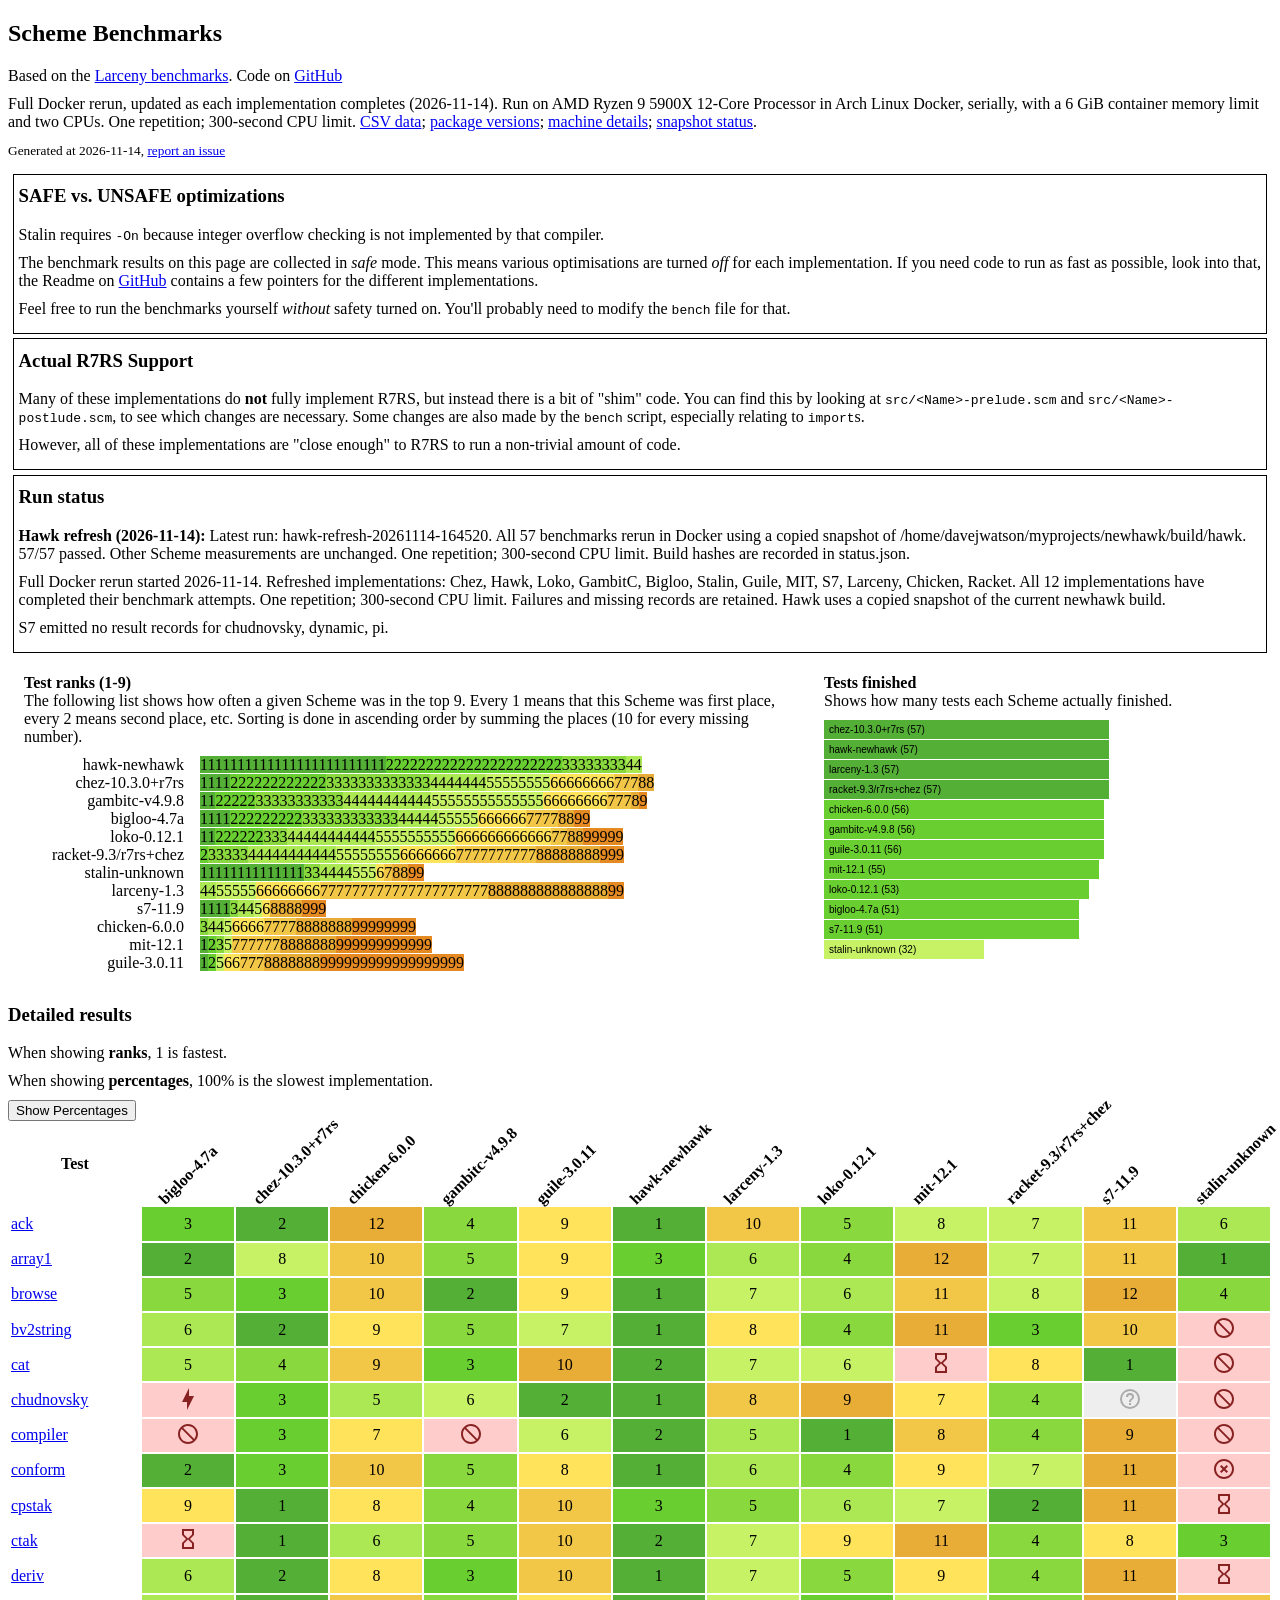
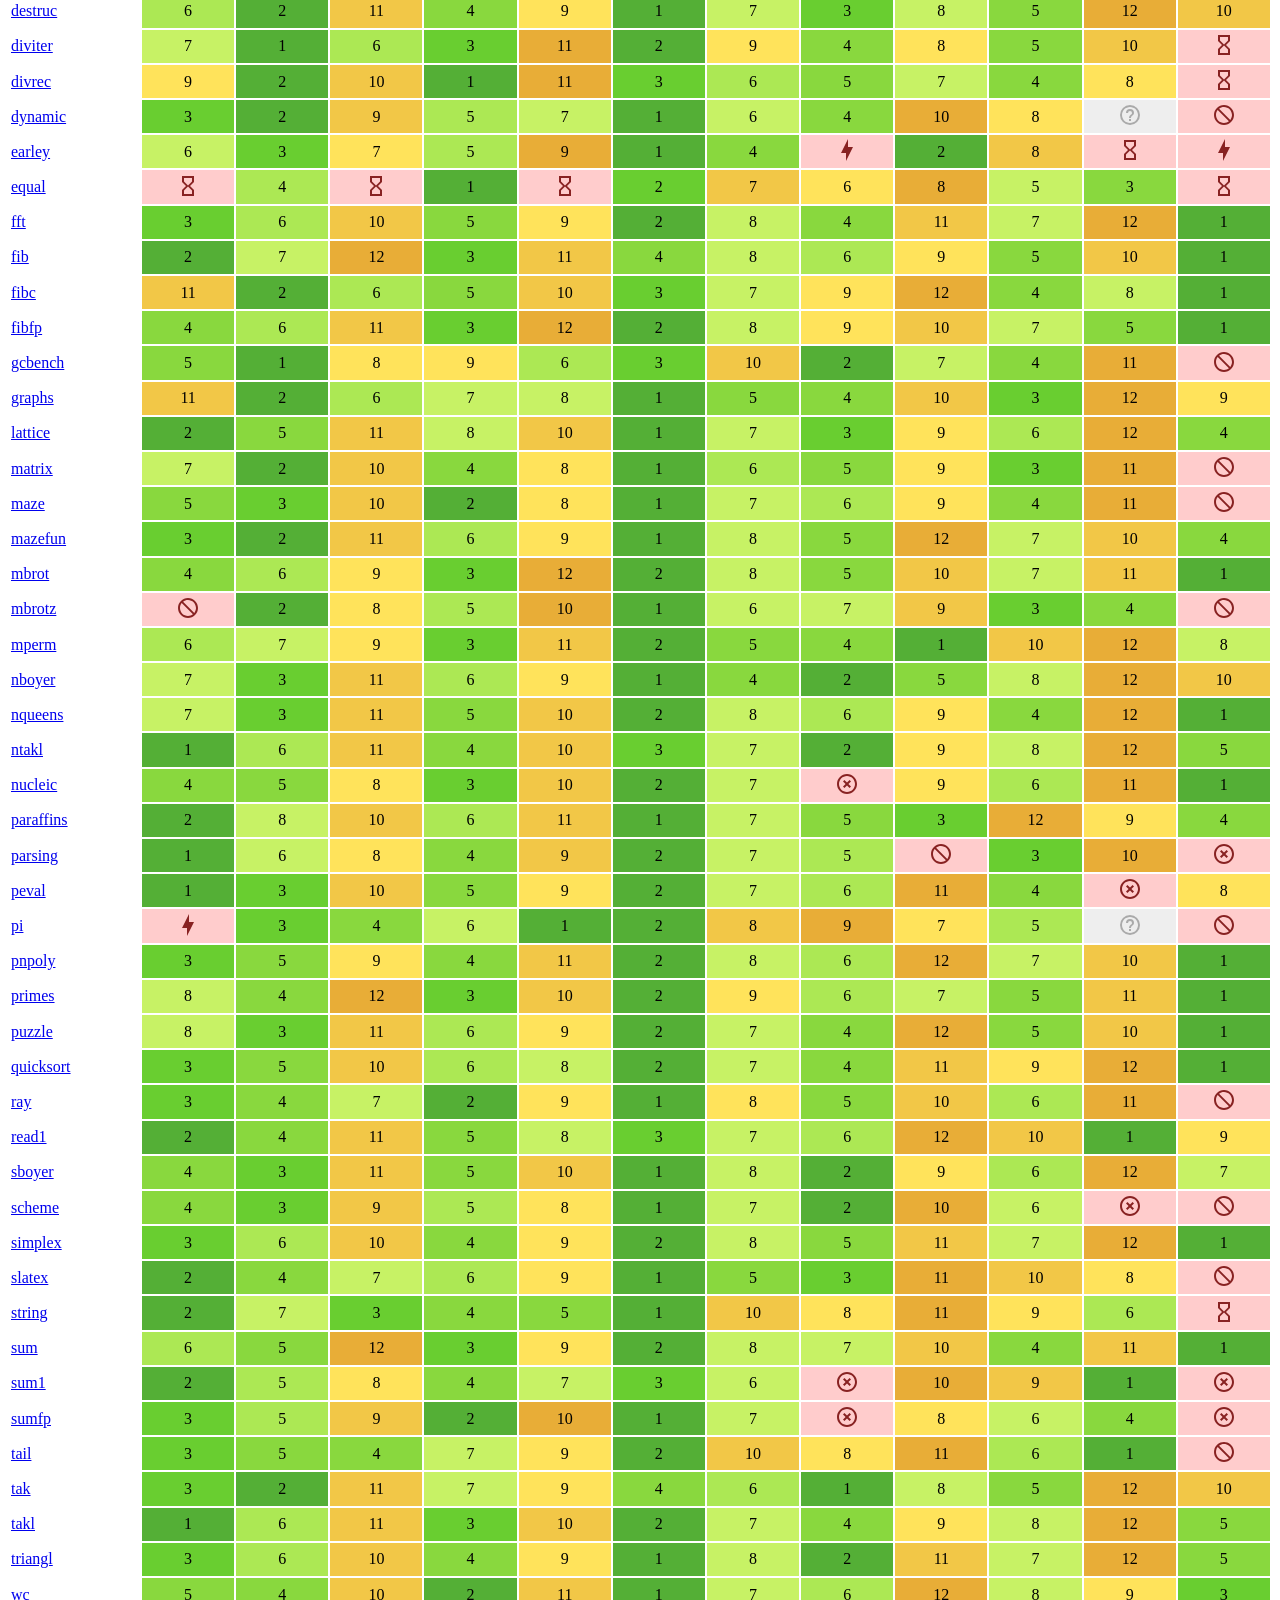
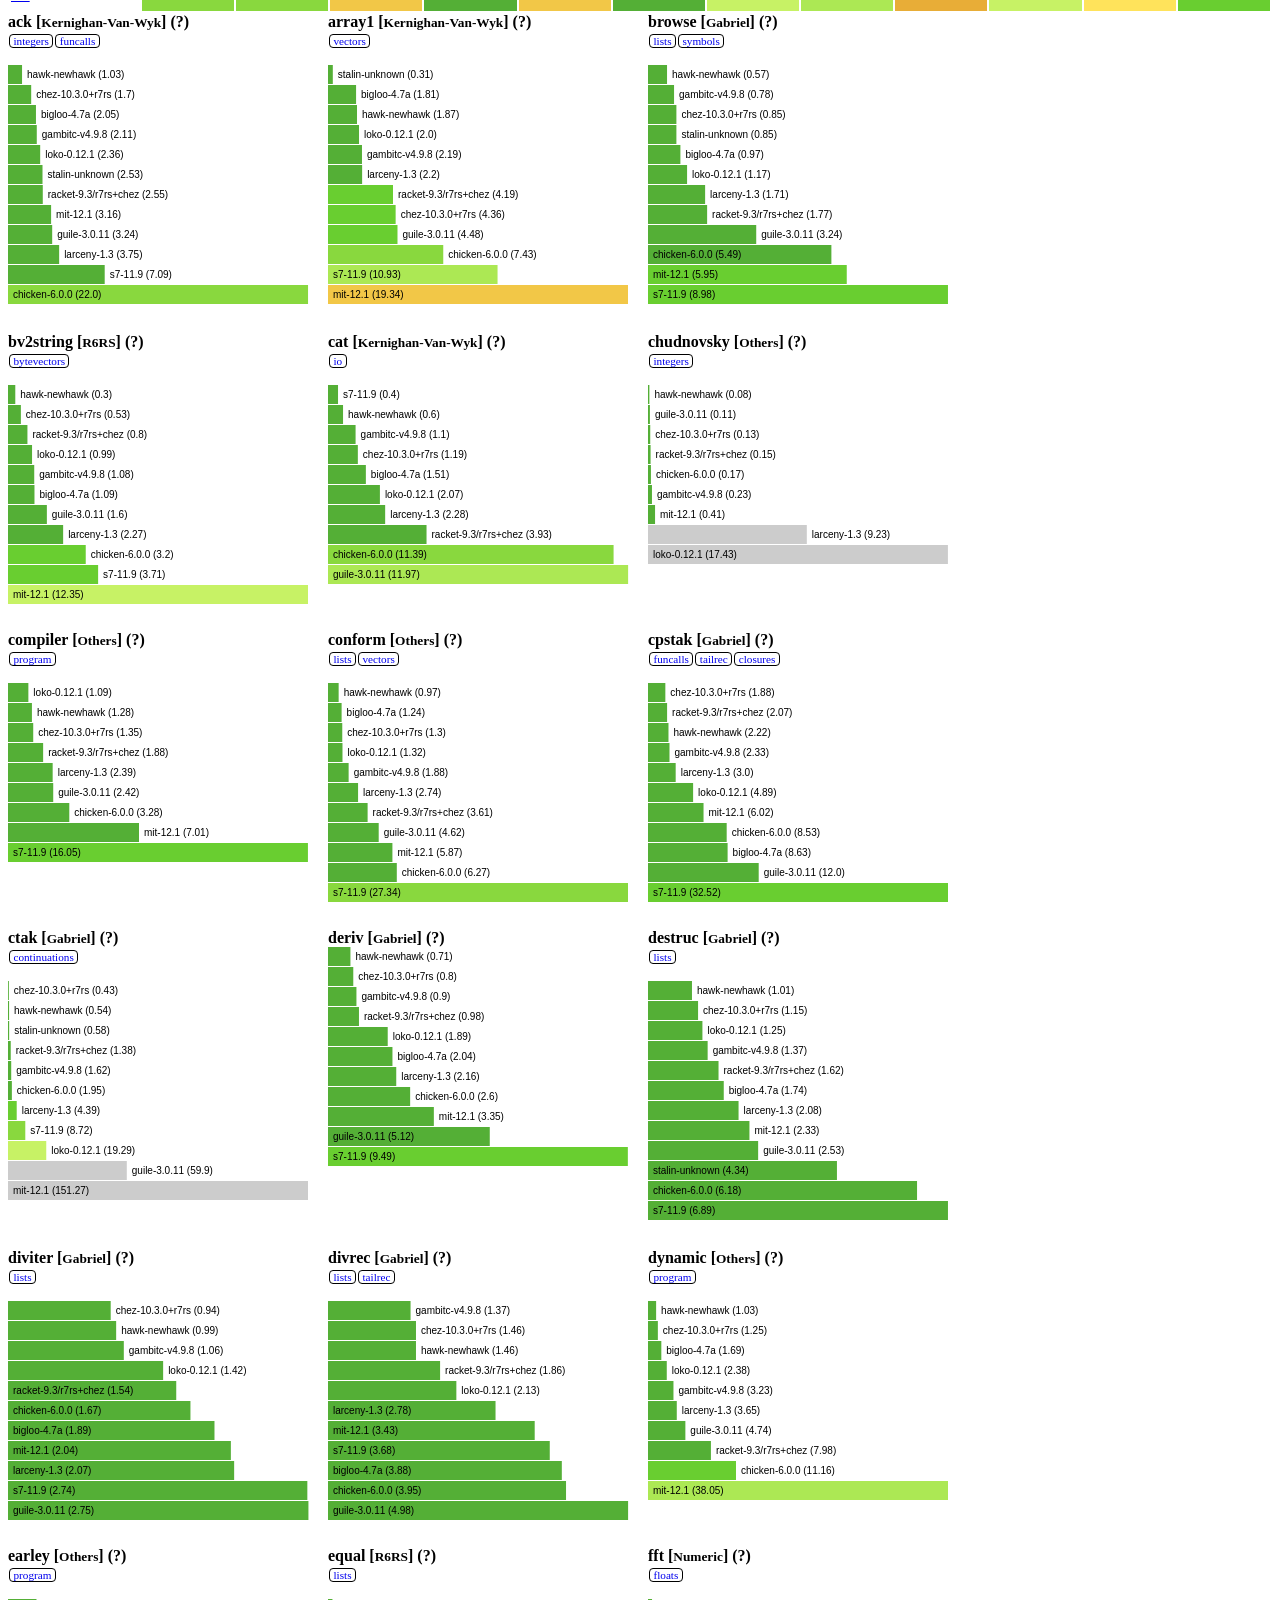
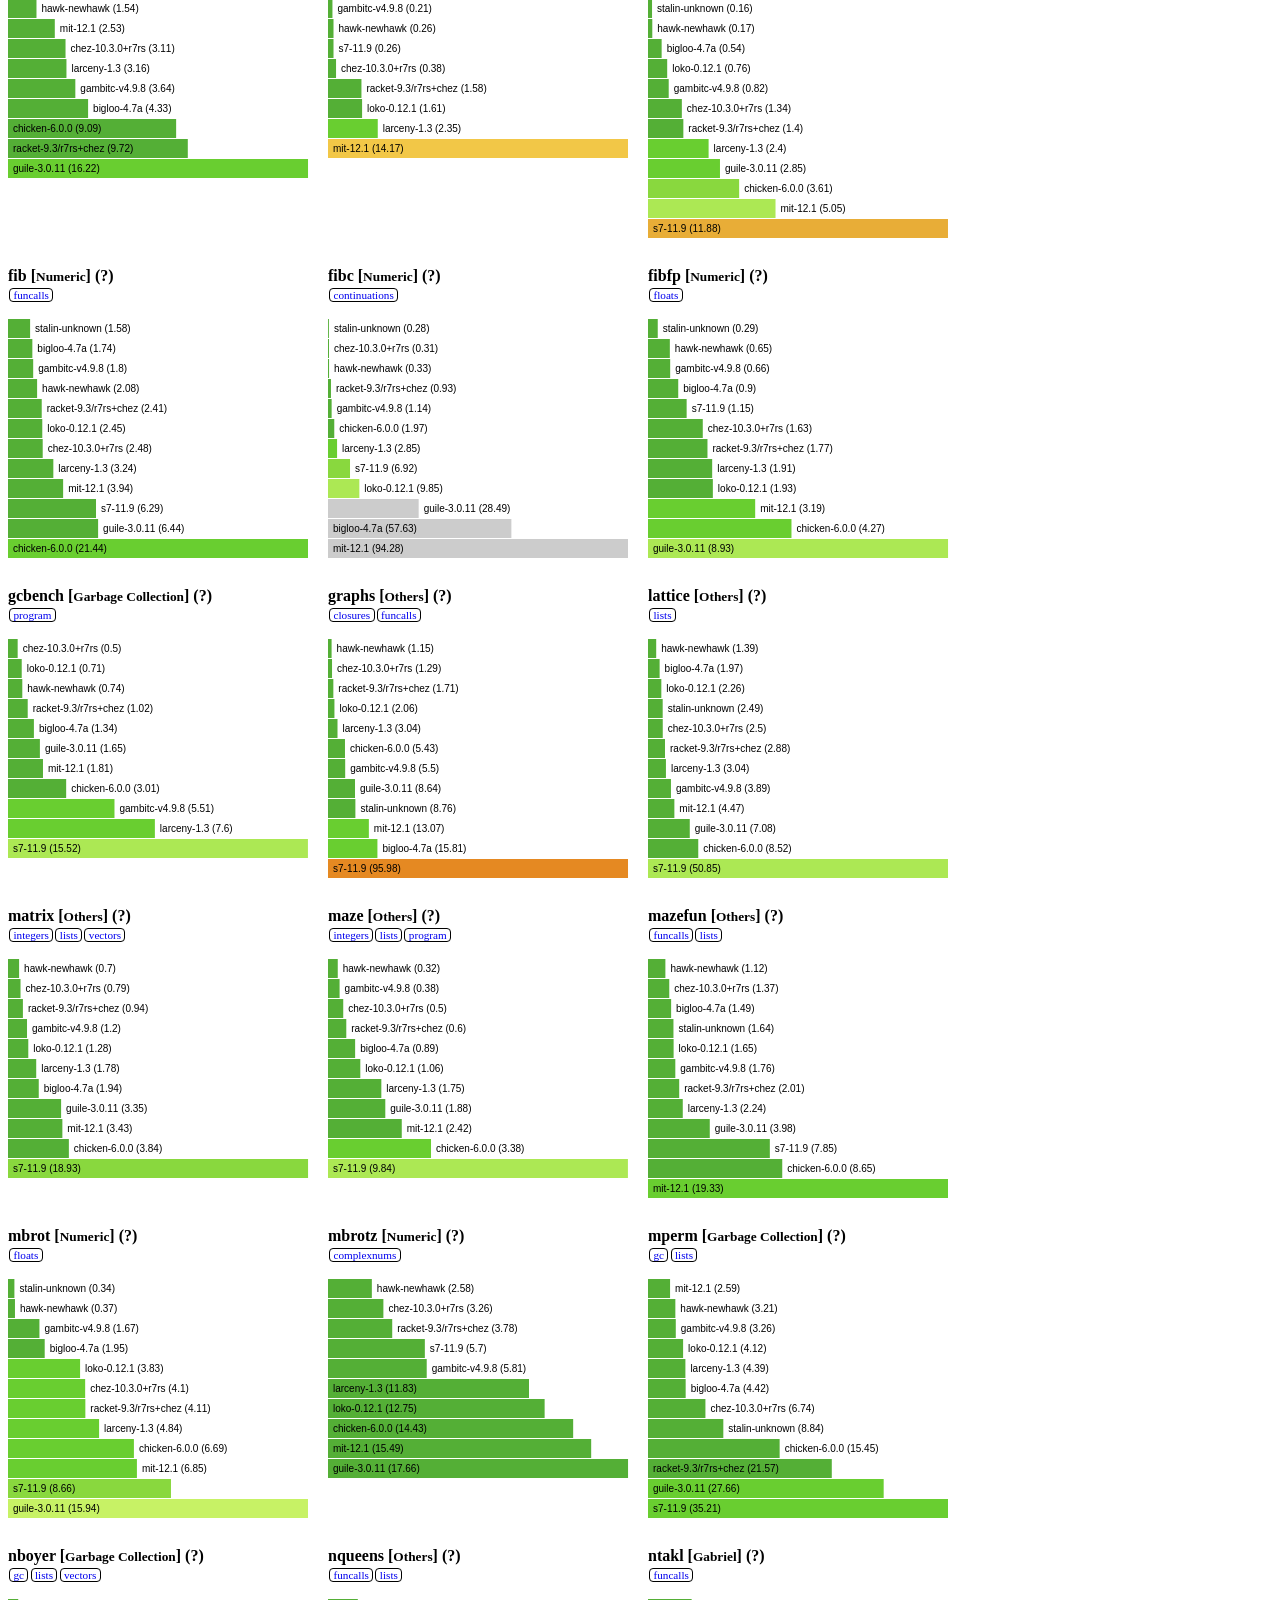
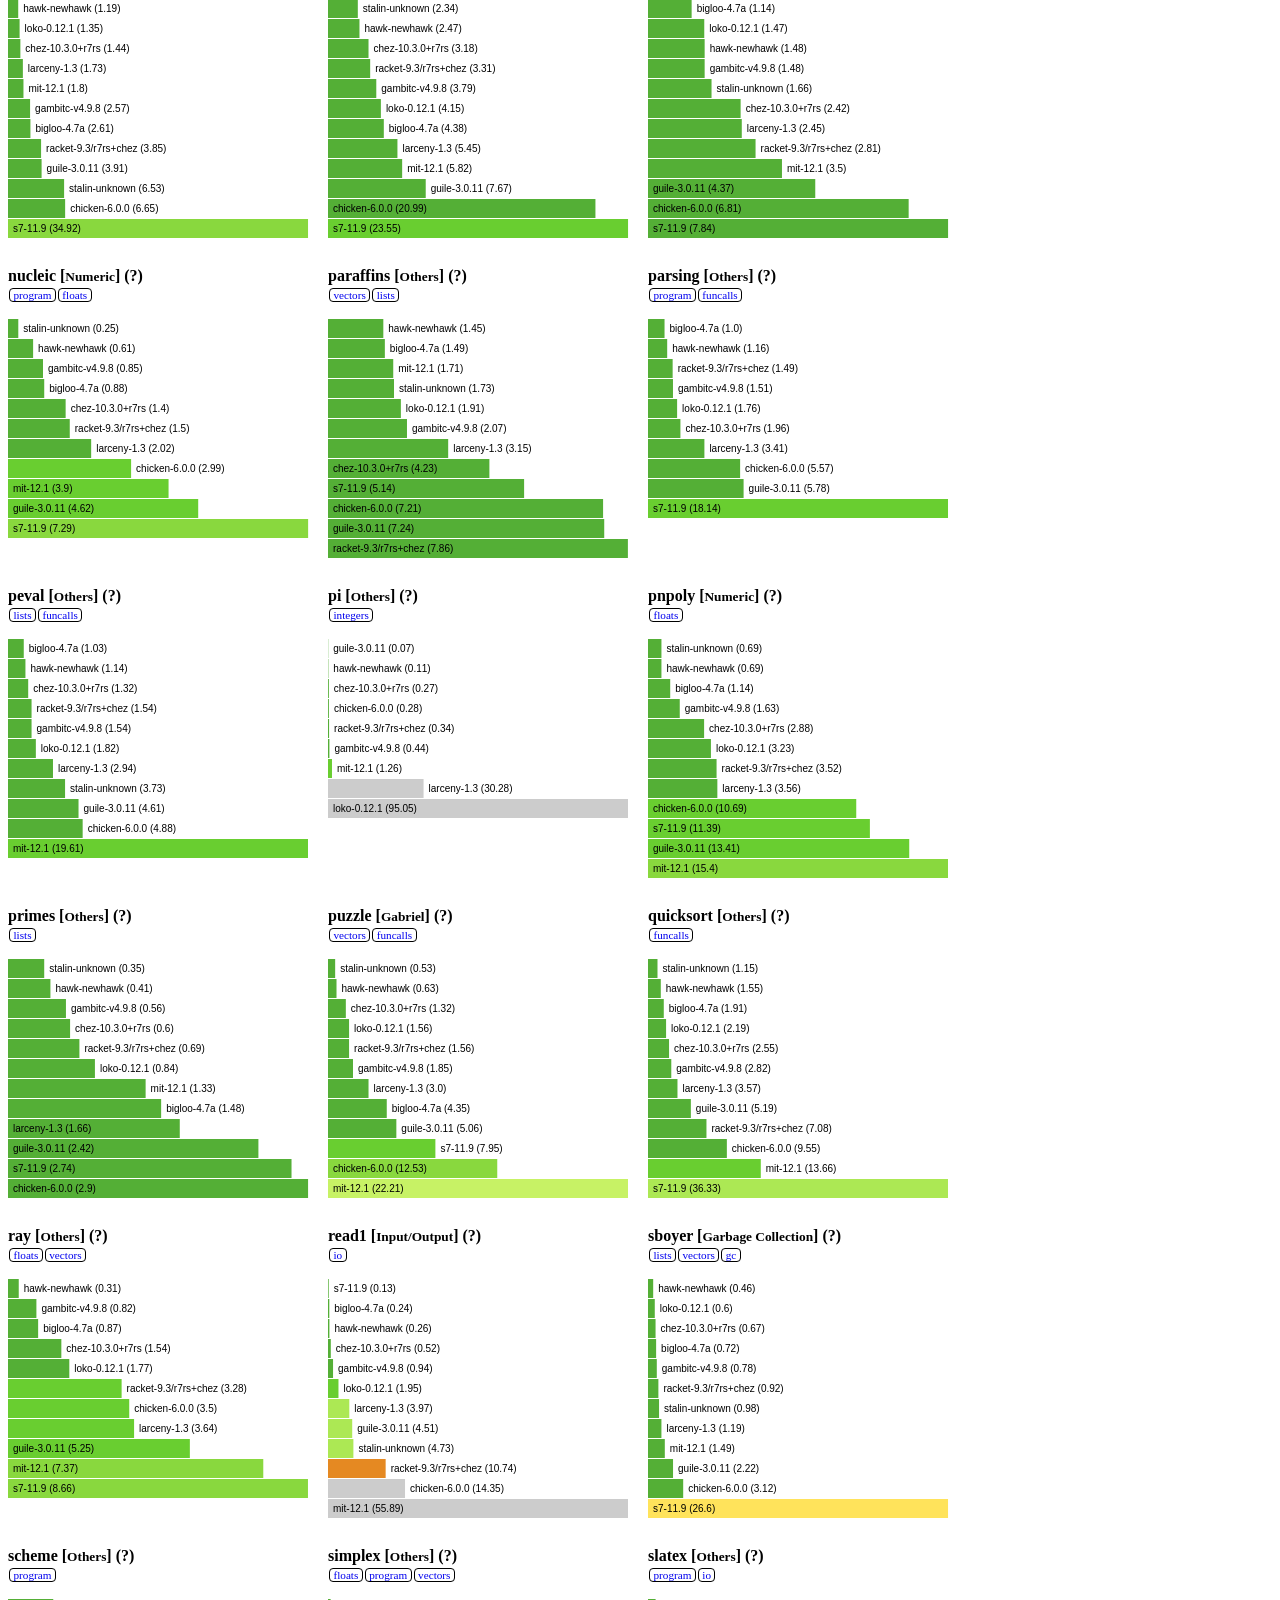
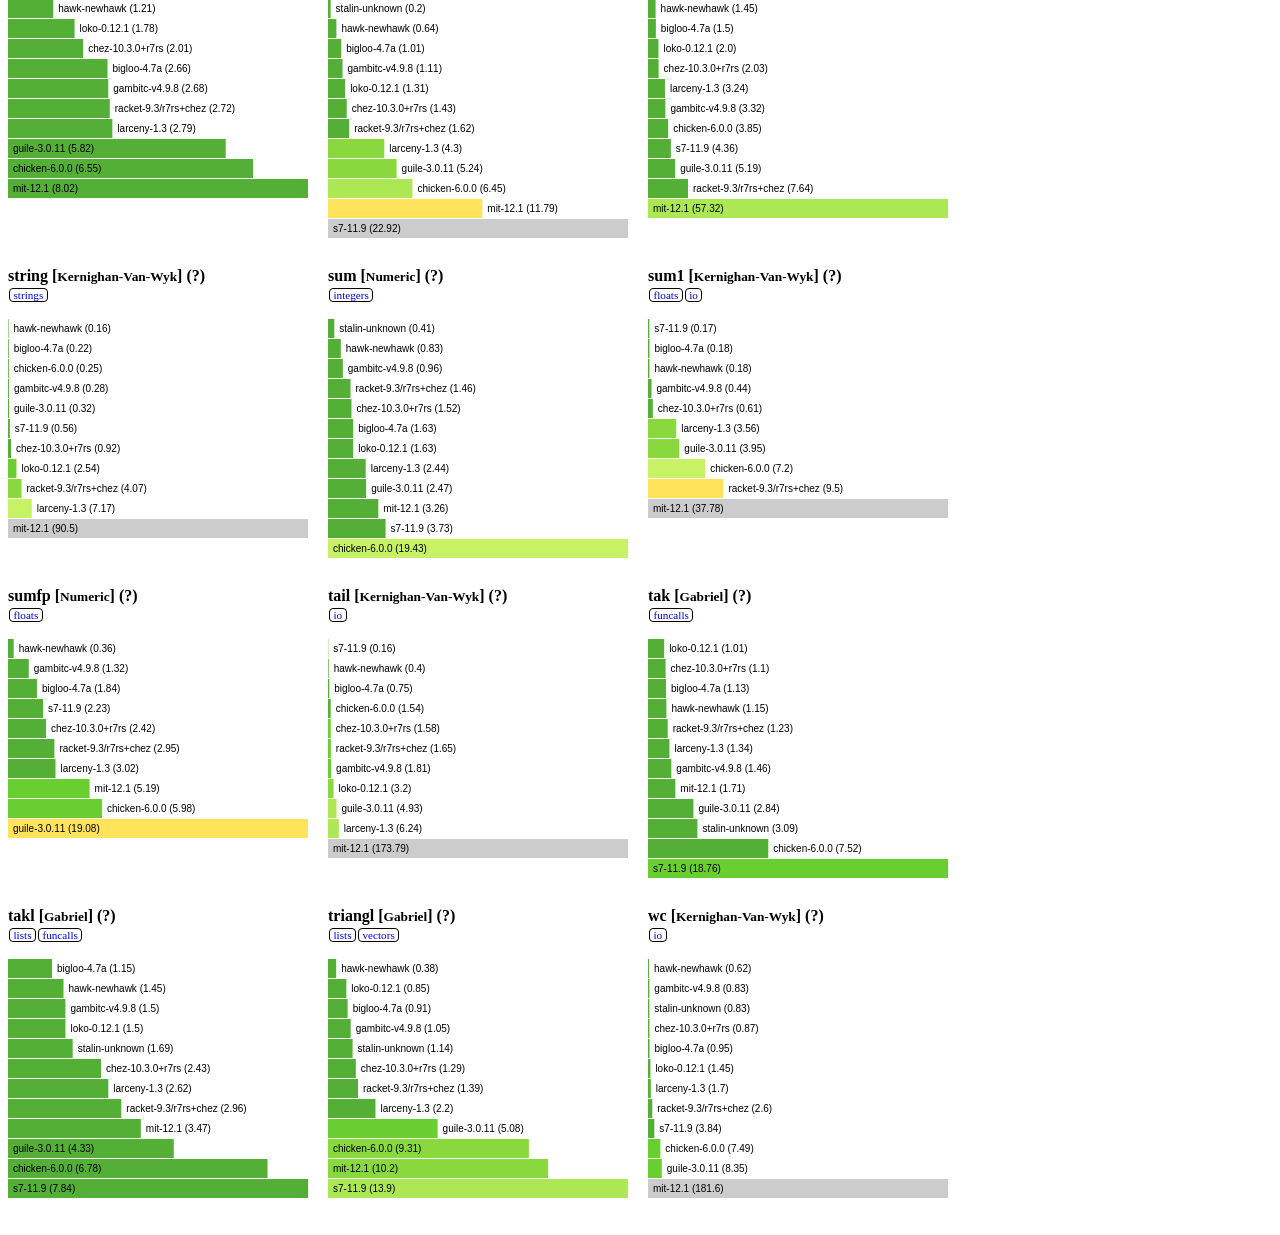
<file: index.html>
<!DOCTYPE html>
<html>
<head>
<meta charset="utf-8"/>
<link rel="stylesheet" href="assets/mdi/status-icons.css" type="text/css">
<script>
</script>
<style>
.mdi {
  font-size: 150%;
}
.crashed, .compileerror, .ulimitkilled, .incorrect {
  color: #822;
  background-color: #fcc;
}
.unknown {
  background-color: #eeeeee;
  color: #aaaaaa;
}
th.name {
  width: 8em;
  height: 5em;
}
div.scheme {
  white-space: nowrap;
  text-align: left;
  width: 10em;
  transform-origin: left bottom;
  transform: translate(25px, 35px) rotate(315deg);
}
td.box {
  text-align: center;
  padding: 3px;
  margin: 4px;
  width: 2em;
  min-width: 2em;
  height: 1.7em;
  min-height: 1.7em;
}
table {
  table-layout: fixed;
  width: 100%;
  min-width: 1024px;
}
.sep {
  color: #666;
}
.tags {
  list-style-type: none;
  padding: 0;
  margin: 0;
  margin-bottom: 1em;
}
.tags > li {
  font-size: 70%;
  border: 1px solid black;
  border-radius: 4px;
  display: inline;
  margin: 0.1em;
}
.tags > li:hover {
  background-color: #ddd;
}
.tags > li > a {
  padding: 0.3em;
  text-decoration: none;
}
</style>
</head>
<body>
<h2>Scheme Benchmarks</h3>
<p>Based on the <a href="http://www.larcenists.org/benchmarksGenuineR6Linux.html">Larceny benchmarks</a>. Code on <a href="http://www.github.com/djwatson/r7rs-benchmarks">GitHub</a></p>
<p>Full Docker rerun, updated as each implementation completes (2026-11-14). Run on AMD Ryzen 9 5900X 12-Core Processor in Arch Linux Docker, serially, with a 6 GiB container memory limit and two CPUs. One repetition; 300-second CPU limit. <a href="all.csv">CSV data</a>; <a href="packages.txt">package versions</a>; <a href="machine.txt">machine details</a>; <a href="status.json">snapshot status</a>.</p>
<p><small>Generated at 2026-11-14, <a href="https://github.com/djwatson/r7rs-benchmarks/issues">report an issue</a></small></p>
<div class="boxed">
<h3>SAFE vs. UNSAFE optimizations</h3><p>Stalin requires <code>-On</code> because integer overflow checking is not implemented by that compiler.</p>
<p>The benchmark results on this page are collected in <em>safe</em> mode. This means various optimisations are turned <em>off</em> for each implementation. If you need code to run as fast as possible, look into that, the Readme on <a href="http://www.github.com/djwatson/r7rs-benchmarks">GitHub</a> contains a few pointers for the different implementations.</p>
<p>Feel free to run the benchmarks yourself <em>without</em> safety turned on. You'll probably need to modify the <code>bench</code> file for that.</p>
</div>
<div class="boxed">
<h3>Actual R7RS Support</h3>
<p>Many of these implementations do <strong>not</strong> fully implement R7RS, but instead there is a bit of "shim" code. You can find this by looking at <code>src/&lt;Name&gt;-prelude.scm</code> and <code>src/&lt;Name&gt;-postlude.scm</code>, to see which changes are necessary. Some changes are also made by the <code>bench</code> script, especially relating to <code>import</code>s.</p>
<p>However, all of these implementations are "close enough" to R7RS to run a non-trivial amount of code.</p>
</div>
<div class="boxed">
<h3>Run status</h3><p><strong>Hawk refresh (2026-11-14):</strong> Latest run: hawk-refresh-20261114-164520. All 57 benchmarks rerun in Docker using a copied snapshot of /home/davejwatson/myprojects/newhawk/build/hawk. 57/57 passed. Other Scheme measurements are unchanged. One repetition; 300-second CPU limit. Build hashes are recorded in status.json.</p><p>Full Docker rerun started 2026-11-14. Refreshed implementations: Chez, Hawk, Loko, GambitC, Bigloo, Stalin, Guile, MIT, S7, Larceny, Chicken, Racket. All 12 implementations have completed their benchmark attempts. One repetition; 300-second CPU limit. Failures and missing records are retained. Hawk uses a copied snapshot of the current newhawk build.</p><p>S7 emitted no result records for chudnovsky, dynamic, pi.</p></div>
<style>
.boxed {
  margin: 0.3em;
  padding: 0.3em;
  border: 1px solid black;
}
.boxed > h3 {
  margin-top: 0.3em;
}
p { margin: 0; }
[hidden] { display: none !important; }
.tags a[aria-current] { font-weight: bold; }
div.testrun {
  display: block;
}
div.testruns {
  display: flex;
  flex-direction: row;
  flex-wrap: wrap;
}
.testrun > h4 {
}
h4,h5 {
  padding: 0; margin: 0;
}
.chart rect {
  fill: steelblue;
}
p {
  padding-bottom: 10px;
}
.chart text {
  fill: black;
  font: 10px sans-serif;
//  text-anchor: end;
}
.ranks {
float:left;
padding: 1em;
width: 50em;
max-width: 100%;
box-sizing: border-box;
overflow-x: auto;
}
.ranks > div {
display: flex;
align-items: baseline;
white-space: nowrap;
}
.ranks > div > span {
flex-shrink: 0;
}
.finished {
float:left;
padding: 1em;
}
.speed-rank {
clear:both;
}
.ranks .name {
display: inline-block;
width: 10em;
text-align: right;
margin-right: 1em;
}
.rank1 { background-color: #54af36; }
.rank2 { background-color: #69ce30; }
.rank3 { background-color: #89d83e; }
.rank4 { background-color: #ace854; }
.rank5 { background-color: #c7f265; }
.rank6 { background-color: #ffe35b; }
.rank7 { background-color: #f2c747; }
.rank8 { background-color: #e8ad37; }
.rank9 { background-color: #e58922; }

</style><div class="ranks"><h4>Test ranks (1-9)</h4><p>The following list shows how often a given Scheme was in the top 9. Every 1 means that this Scheme was first place, every 2 means second place, etc. Sorting is done in ascending order by summing the places (10 for every missing number).</p><div><span class="name">hawk-newhawk</span><span><span class="rank1">1</span><span class="rank1">1</span><span class="rank1">1</span><span class="rank1">1</span><span class="rank1">1</span><span class="rank1">1</span><span class="rank1">1</span><span class="rank1">1</span><span class="rank1">1</span><span class="rank1">1</span><span class="rank1">1</span><span class="rank1">1</span><span class="rank1">1</span><span class="rank1">1</span><span class="rank1">1</span><span class="rank1">1</span><span class="rank1">1</span><span class="rank1">1</span><span class="rank1">1</span><span class="rank1">1</span><span class="rank1">1</span><span class="rank1">1</span><span class="rank1">1</span><span class="rank1">1</span><span class="rank1">1</span><span class="rank2">2</span><span class="rank2">2</span><span class="rank2">2</span><span class="rank2">2</span><span class="rank2">2</span><span class="rank2">2</span><span class="rank2">2</span><span class="rank2">2</span><span class="rank2">2</span><span class="rank2">2</span><span class="rank2">2</span><span class="rank2">2</span><span class="rank2">2</span><span class="rank2">2</span><span class="rank2">2</span><span class="rank2">2</span><span class="rank2">2</span><span class="rank2">2</span><span class="rank2">2</span><span class="rank2">2</span><span class="rank2">2</span><span class="rank2">2</span><span class="rank3">3</span><span class="rank3">3</span><span class="rank3">3</span><span class="rank3">3</span><span class="rank3">3</span><span class="rank3">3</span><span class="rank3">3</span><span class="rank3">3</span><span class="rank4">4</span><span class="rank4">4</span></span></div><div><span class="name">chez-10.3.0+r7rs</span><span><span class="rank1">1</span><span class="rank1">1</span><span class="rank1">1</span><span class="rank1">1</span><span class="rank2">2</span><span class="rank2">2</span><span class="rank2">2</span><span class="rank2">2</span><span class="rank2">2</span><span class="rank2">2</span><span class="rank2">2</span><span class="rank2">2</span><span class="rank2">2</span><span class="rank2">2</span><span class="rank2">2</span><span class="rank2">2</span><span class="rank3">3</span><span class="rank3">3</span><span class="rank3">3</span><span class="rank3">3</span><span class="rank3">3</span><span class="rank3">3</span><span class="rank3">3</span><span class="rank3">3</span><span class="rank3">3</span><span class="rank3">3</span><span class="rank3">3</span><span class="rank3">3</span><span class="rank3">3</span><span class="rank4">4</span><span class="rank4">4</span><span class="rank4">4</span><span class="rank4">4</span><span class="rank4">4</span><span class="rank4">4</span><span class="rank4">4</span><span class="rank5">5</span><span class="rank5">5</span><span class="rank5">5</span><span class="rank5">5</span><span class="rank5">5</span><span class="rank5">5</span><span class="rank5">5</span><span class="rank5">5</span><span class="rank6">6</span><span class="rank6">6</span><span class="rank6">6</span><span class="rank6">6</span><span class="rank6">6</span><span class="rank6">6</span><span class="rank6">6</span><span class="rank6">6</span><span class="rank7">7</span><span class="rank7">7</span><span class="rank7">7</span><span class="rank8">8</span><span class="rank8">8</span></span></div><div><span class="name">gambitc-v4.9.8</span><span><span class="rank1">1</span><span class="rank1">1</span><span class="rank2">2</span><span class="rank2">2</span><span class="rank2">2</span><span class="rank2">2</span><span class="rank2">2</span><span class="rank3">3</span><span class="rank3">3</span><span class="rank3">3</span><span class="rank3">3</span><span class="rank3">3</span><span class="rank3">3</span><span class="rank3">3</span><span class="rank3">3</span><span class="rank3">3</span><span class="rank3">3</span><span class="rank3">3</span><span class="rank4">4</span><span class="rank4">4</span><span class="rank4">4</span><span class="rank4">4</span><span class="rank4">4</span><span class="rank4">4</span><span class="rank4">4</span><span class="rank4">4</span><span class="rank4">4</span><span class="rank4">4</span><span class="rank4">4</span><span class="rank5">5</span><span class="rank5">5</span><span class="rank5">5</span><span class="rank5">5</span><span class="rank5">5</span><span class="rank5">5</span><span class="rank5">5</span><span class="rank5">5</span><span class="rank5">5</span><span class="rank5">5</span><span class="rank5">5</span><span class="rank5">5</span><span class="rank5">5</span><span class="rank5">5</span><span class="rank6">6</span><span class="rank6">6</span><span class="rank6">6</span><span class="rank6">6</span><span class="rank6">6</span><span class="rank6">6</span><span class="rank6">6</span><span class="rank6">6</span><span class="rank7">7</span><span class="rank7">7</span><span class="rank7">7</span><span class="rank8">8</span><span class="rank9">9</span></span></div><div><span class="name">bigloo-4.7a</span><span><span class="rank1">1</span><span class="rank1">1</span><span class="rank1">1</span><span class="rank1">1</span><span class="rank2">2</span><span class="rank2">2</span><span class="rank2">2</span><span class="rank2">2</span><span class="rank2">2</span><span class="rank2">2</span><span class="rank2">2</span><span class="rank2">2</span><span class="rank2">2</span><span class="rank3">3</span><span class="rank3">3</span><span class="rank3">3</span><span class="rank3">3</span><span class="rank3">3</span><span class="rank3">3</span><span class="rank3">3</span><span class="rank3">3</span><span class="rank3">3</span><span class="rank3">3</span><span class="rank3">3</span><span class="rank3">3</span><span class="rank4">4</span><span class="rank4">4</span><span class="rank4">4</span><span class="rank4">4</span><span class="rank4">4</span><span class="rank5">5</span><span class="rank5">5</span><span class="rank5">5</span><span class="rank5">5</span><span class="rank5">5</span><span class="rank6">6</span><span class="rank6">6</span><span class="rank6">6</span><span class="rank6">6</span><span class="rank6">6</span><span class="rank6">6</span><span class="rank7">7</span><span class="rank7">7</span><span class="rank7">7</span><span class="rank7">7</span><span class="rank8">8</span><span class="rank8">8</span><span class="rank9">9</span><span class="rank9">9</span></span></div><div><span class="name">loko-0.12.1</span><span><span class="rank1">1</span><span class="rank1">1</span><span class="rank2">2</span><span class="rank2">2</span><span class="rank2">2</span><span class="rank2">2</span><span class="rank2">2</span><span class="rank2">2</span><span class="rank3">3</span><span class="rank3">3</span><span class="rank3">3</span><span class="rank4">4</span><span class="rank4">4</span><span class="rank4">4</span><span class="rank4">4</span><span class="rank4">4</span><span class="rank4">4</span><span class="rank4">4</span><span class="rank4">4</span><span class="rank4">4</span><span class="rank4">4</span><span class="rank4">4</span><span class="rank5">5</span><span class="rank5">5</span><span class="rank5">5</span><span class="rank5">5</span><span class="rank5">5</span><span class="rank5">5</span><span class="rank5">5</span><span class="rank5">5</span><span class="rank5">5</span><span class="rank5">5</span><span class="rank6">6</span><span class="rank6">6</span><span class="rank6">6</span><span class="rank6">6</span><span class="rank6">6</span><span class="rank6">6</span><span class="rank6">6</span><span class="rank6">6</span><span class="rank6">6</span><span class="rank6">6</span><span class="rank6">6</span><span class="rank6">6</span><span class="rank7">7</span><span class="rank7">7</span><span class="rank8">8</span><span class="rank8">8</span><span class="rank9">9</span><span class="rank9">9</span><span class="rank9">9</span><span class="rank9">9</span><span class="rank9">9</span></span></div><div><span class="name">racket-9.3/r7rs+chez</span><span><span class="rank2">2</span><span class="rank3">3</span><span class="rank3">3</span><span class="rank3">3</span><span class="rank3">3</span><span class="rank3">3</span><span class="rank4">4</span><span class="rank4">4</span><span class="rank4">4</span><span class="rank4">4</span><span class="rank4">4</span><span class="rank4">4</span><span class="rank4">4</span><span class="rank4">4</span><span class="rank4">4</span><span class="rank4">4</span><span class="rank4">4</span><span class="rank5">5</span><span class="rank5">5</span><span class="rank5">5</span><span class="rank5">5</span><span class="rank5">5</span><span class="rank5">5</span><span class="rank5">5</span><span class="rank5">5</span><span class="rank6">6</span><span class="rank6">6</span><span class="rank6">6</span><span class="rank6">6</span><span class="rank6">6</span><span class="rank6">6</span><span class="rank6">6</span><span class="rank7">7</span><span class="rank7">7</span><span class="rank7">7</span><span class="rank7">7</span><span class="rank7">7</span><span class="rank7">7</span><span class="rank7">7</span><span class="rank7">7</span><span class="rank7">7</span><span class="rank7">7</span><span class="rank8">8</span><span class="rank8">8</span><span class="rank8">8</span><span class="rank8">8</span><span class="rank8">8</span><span class="rank8">8</span><span class="rank8">8</span><span class="rank8">8</span><span class="rank9">9</span><span class="rank9">9</span><span class="rank9">9</span></span></div><div><span class="name">stalin-unknown</span><span><span class="rank1">1</span><span class="rank1">1</span><span class="rank1">1</span><span class="rank1">1</span><span class="rank1">1</span><span class="rank1">1</span><span class="rank1">1</span><span class="rank1">1</span><span class="rank1">1</span><span class="rank1">1</span><span class="rank1">1</span><span class="rank1">1</span><span class="rank1">1</span><span class="rank1">1</span><span class="rank3">3</span><span class="rank3">3</span><span class="rank4">4</span><span class="rank4">4</span><span class="rank4">4</span><span class="rank4">4</span><span class="rank5">5</span><span class="rank5">5</span><span class="rank5">5</span><span class="rank6">6</span><span class="rank7">7</span><span class="rank8">8</span><span class="rank8">8</span><span class="rank9">9</span><span class="rank9">9</span></span></div><div><span class="name">larceny-1.3</span><span><span class="rank4">4</span><span class="rank4">4</span><span class="rank5">5</span><span class="rank5">5</span><span class="rank5">5</span><span class="rank5">5</span><span class="rank5">5</span><span class="rank6">6</span><span class="rank6">6</span><span class="rank6">6</span><span class="rank6">6</span><span class="rank6">6</span><span class="rank6">6</span><span class="rank6">6</span><span class="rank6">6</span><span class="rank7">7</span><span class="rank7">7</span><span class="rank7">7</span><span class="rank7">7</span><span class="rank7">7</span><span class="rank7">7</span><span class="rank7">7</span><span class="rank7">7</span><span class="rank7">7</span><span class="rank7">7</span><span class="rank7">7</span><span class="rank7">7</span><span class="rank7">7</span><span class="rank7">7</span><span class="rank7">7</span><span class="rank7">7</span><span class="rank7">7</span><span class="rank7">7</span><span class="rank7">7</span><span class="rank7">7</span><span class="rank7">7</span><span class="rank8">8</span><span class="rank8">8</span><span class="rank8">8</span><span class="rank8">8</span><span class="rank8">8</span><span class="rank8">8</span><span class="rank8">8</span><span class="rank8">8</span><span class="rank8">8</span><span class="rank8">8</span><span class="rank8">8</span><span class="rank8">8</span><span class="rank8">8</span><span class="rank8">8</span><span class="rank8">8</span><span class="rank9">9</span><span class="rank9">9</span></span></div><div><span class="name">s7-11.9</span><span><span class="rank1">1</span><span class="rank1">1</span><span class="rank1">1</span><span class="rank1">1</span><span class="rank3">3</span><span class="rank4">4</span><span class="rank4">4</span><span class="rank5">5</span><span class="rank6">6</span><span class="rank8">8</span><span class="rank8">8</span><span class="rank8">8</span><span class="rank8">8</span><span class="rank9">9</span><span class="rank9">9</span><span class="rank9">9</span></span></div><div><span class="name">chicken-6.0.0</span><span><span class="rank3">3</span><span class="rank4">4</span><span class="rank4">4</span><span class="rank5">5</span><span class="rank6">6</span><span class="rank6">6</span><span class="rank6">6</span><span class="rank6">6</span><span class="rank7">7</span><span class="rank7">7</span><span class="rank7">7</span><span class="rank7">7</span><span class="rank8">8</span><span class="rank8">8</span><span class="rank8">8</span><span class="rank8">8</span><span class="rank8">8</span><span class="rank8">8</span><span class="rank8">8</span><span class="rank9">9</span><span class="rank9">9</span><span class="rank9">9</span><span class="rank9">9</span><span class="rank9">9</span><span class="rank9">9</span><span class="rank9">9</span><span class="rank9">9</span></span></div><div><span class="name">mit-12.1</span><span><span class="rank1">1</span><span class="rank2">2</span><span class="rank3">3</span><span class="rank5">5</span><span class="rank7">7</span><span class="rank7">7</span><span class="rank7">7</span><span class="rank7">7</span><span class="rank7">7</span><span class="rank7">7</span><span class="rank8">8</span><span class="rank8">8</span><span class="rank8">8</span><span class="rank8">8</span><span class="rank8">8</span><span class="rank8">8</span><span class="rank8">8</span><span class="rank9">9</span><span class="rank9">9</span><span class="rank9">9</span><span class="rank9">9</span><span class="rank9">9</span><span class="rank9">9</span><span class="rank9">9</span><span class="rank9">9</span><span class="rank9">9</span><span class="rank9">9</span><span class="rank9">9</span><span class="rank9">9</span></span></div><div><span class="name">guile-3.0.11</span><span><span class="rank1">1</span><span class="rank2">2</span><span class="rank5">5</span><span class="rank6">6</span><span class="rank6">6</span><span class="rank7">7</span><span class="rank7">7</span><span class="rank7">7</span><span class="rank8">8</span><span class="rank8">8</span><span class="rank8">8</span><span class="rank8">8</span><span class="rank8">8</span><span class="rank8">8</span><span class="rank8">8</span><span class="rank9">9</span><span class="rank9">9</span><span class="rank9">9</span><span class="rank9">9</span><span class="rank9">9</span><span class="rank9">9</span><span class="rank9">9</span><span class="rank9">9</span><span class="rank9">9</span><span class="rank9">9</span><span class="rank9">9</span><span class="rank9">9</span><span class="rank9">9</span><span class="rank9">9</span><span class="rank9">9</span><span class="rank9">9</span><span class="rank9">9</span><span class="rank9">9</span></span></div></div><div class="finished"><h4>Tests finished</h4><p>Shows how many tests each Scheme actually finished.</p><svg class="chart" width="300" height="264"><g transform="translate(0,0)"><rect width="285" height="19" style="fill:#54af36"></rect><text x="5" y="9.5" dy=".35em">chez-10.3.0+r7rs (57)</text></g><g transform="translate(0,20)"><rect width="285" height="19" style="fill:#54af36"></rect><text x="5" y="9.5" dy=".35em">hawk-newhawk (57)</text></g><g transform="translate(0,40)"><rect width="285" height="19" style="fill:#54af36"></rect><text x="5" y="9.5" dy=".35em">larceny-1.3 (57)</text></g><g transform="translate(0,60)"><rect width="285" height="19" style="fill:#54af36"></rect><text x="5" y="9.5" dy=".35em">racket-9.3/r7rs+chez (57)</text></g><g transform="translate(0,80)"><rect width="280" height="19" style="fill:#69ce30"></rect><text x="5" y="9.5" dy=".35em">chicken-6.0.0 (56)</text></g><g transform="translate(0,100)"><rect width="280" height="19" style="fill:#69ce30"></rect><text x="5" y="9.5" dy=".35em">gambitc-v4.9.8 (56)</text></g><g transform="translate(0,120)"><rect width="280" height="19" style="fill:#69ce30"></rect><text x="5" y="9.5" dy=".35em">guile-3.0.11 (56)</text></g><g transform="translate(0,140)"><rect width="275" height="19" style="fill:#69ce30"></rect><text x="5" y="9.5" dy=".35em">mit-12.1 (55)</text></g><g transform="translate(0,160)"><rect width="265" height="19" style="fill:#69ce30"></rect><text x="5" y="9.5" dy=".35em">loko-0.12.1 (53)</text></g><g transform="translate(0,180)"><rect width="255" height="19" style="fill:#69ce30"></rect><text x="5" y="9.5" dy=".35em">bigloo-4.7a (51)</text></g><g transform="translate(0,200)"><rect width="255" height="19" style="fill:#69ce30"></rect><text x="5" y="9.5" dy=".35em">s7-11.9 (51)</text></g><g transform="translate(0,220)"><rect width="160" height="19" style="fill:#c7f265"></rect><text x="5" y="9.5" dy=".35em">stalin-unknown (32)</text></g></svg></div><div class="speed-rank"><h3>Detailed results</h3><p>When showing <strong>ranks</strong>, 1 is fastest.</p><p>When showing <strong>percentages</strong>, 100% is the slowest implementation.</p><button id="rankpercent">Show Percentages</button><table><thead><tr><th class="name">Test</th><th><div class="scheme"><span title="bigloo-4.7a">bigloo-4.7a</span></div></th><th><div class="scheme"><span title="chez-10.3.0+r7rs">chez-10.3.0+r7rs</span></div></th><th><div class="scheme"><span title="chicken-6.0.0">chicken-6.0.0</span></div></th><th><div class="scheme"><span title="gambitc-v4.9.8">gambitc-v4.9.8</span></div></th><th><div class="scheme"><span title="guile-3.0.11">guile-3.0.11</span></div></th><th><div class="scheme"><span title="hawk-newhawk">hawk-newhawk</span></div></th><th><div class="scheme"><span title="larceny-1.3">larceny-1.3</span></div></th><th><div class="scheme"><span title="loko-0.12.1">loko-0.12.1</span></div></th><th><div class="scheme"><span title="mit-12.1">mit-12.1</span></div></th><th><div class="scheme"><span title="racket-9.3/r7rs+chez">racket-9.3/r7rs+chez</span></div></th><th><div class="scheme"><span title="s7-11.9">s7-11.9</span></div></th><th><div class="scheme"><span title="stalin-unknown">stalin-unknown</span></div></th></tr></thead><tbody><tr data-tags="integers funcalls"><td><a href="#ack">ack</a></td><td class="box" style="background-color: #69ce30;" title="bigloo-4.7a in test ack&amp;#10;rank 3&amp;#10;9.3% of slowest&amp;#10;198.0% of fastest"><span class="rank">3</span><span class="percent" style="display: none;">9.3%</span>
</td><td class="box" style="background-color: #54af36;" title="chez-10.3.0+r7rs in test ack&amp;#10;rank 2&amp;#10;7.7% of slowest&amp;#10;164.9% of fastest"><span class="rank">2</span><span class="percent" style="display: none;">7.7%</span>
</td><td class="box" style="background-color: #e8ad37;" title="chicken-6.0.0 in test ack&amp;#10;rank 12&amp;#10;100.0% of slowest&amp;#10;2128.9% of fastest"><span class="rank">12</span><span class="percent" style="display: none;">100.0%</span>
</td><td class="box" style="background-color: #89d83e;" title="gambitc-v4.9.8 in test ack&amp;#10;rank 4&amp;#10;9.6% of slowest&amp;#10;204.6% of fastest"><span class="rank">4</span><span class="percent" style="display: none;">9.6%</span>
</td><td class="box" style="background-color: #ffe35b;" title="guile-3.0.11 in test ack&amp;#10;rank 9&amp;#10;14.7% of slowest&amp;#10;313.7% of fastest"><span class="rank">9</span><span class="percent" style="display: none;">14.7%</span>
</td><td class="box" style="background-color: #54af36;" title="hawk-newhawk in test ack&amp;#10;rank 1&amp;#10;4.7% of slowest&amp;#10;100.0% of fastest"><span class="rank">1</span><span class="percent" style="display: none;">4.7%</span>
</td><td class="box" style="background-color: #f2c747;" title="larceny-1.3 in test ack&amp;#10;rank 10&amp;#10;17.0% of slowest&amp;#10;362.9% of fastest"><span class="rank">10</span><span class="percent" style="display: none;">17.0%</span>
</td><td class="box" style="background-color: #89d83e;" title="loko-0.12.1 in test ack&amp;#10;rank 5&amp;#10;10.7% of slowest&amp;#10;228.3% of fastest"><span class="rank">5</span><span class="percent" style="display: none;">10.7%</span>
</td><td class="box" style="background-color: #c7f265;" title="mit-12.1 in test ack&amp;#10;rank 8&amp;#10;14.4% of slowest&amp;#10;305.8% of fastest"><span class="rank">8</span><span class="percent" style="display: none;">14.4%</span>
</td><td class="box" style="background-color: #c7f265;" title="racket-9.3/r7rs+chez in test ack&amp;#10;rank 7&amp;#10;11.6% of slowest&amp;#10;246.5% of fastest"><span class="rank">7</span><span class="percent" style="display: none;">11.6%</span>
</td><td class="box" style="background-color: #f2c747;" title="s7-11.9 in test ack&amp;#10;rank 11&amp;#10;32.2% of slowest&amp;#10;686.4% of fastest"><span class="rank">11</span><span class="percent" style="display: none;">32.2%</span>
</td><td class="box" style="background-color: #ace854;" title="stalin-unknown in test ack&amp;#10;rank 6&amp;#10;11.5% of slowest&amp;#10;245.0% of fastest"><span class="rank">6</span><span class="percent" style="display: none;">11.5%</span>
</td>
</tr><tr data-tags="vectors"><td><a href="#array1">array1</a></td><td class="box" style="background-color: #54af36;" title="bigloo-4.7a in test array1&amp;#10;rank 2&amp;#10;9.4% of slowest&amp;#10;579.9% of fastest"><span class="rank">2</span><span class="percent" style="display: none;">9.4%</span>
</td><td class="box" style="background-color: #c7f265;" title="chez-10.3.0+r7rs in test array1&amp;#10;rank 8&amp;#10;22.6% of slowest&amp;#10;1395.9% of fastest"><span class="rank">8</span><span class="percent" style="display: none;">22.6%</span>
</td><td class="box" style="background-color: #f2c747;" title="chicken-6.0.0 in test array1&amp;#10;rank 10&amp;#10;38.4% of slowest&amp;#10;2378.0% of fastest"><span class="rank">10</span><span class="percent" style="display: none;">38.4%</span>
</td><td class="box" style="background-color: #89d83e;" title="gambitc-v4.9.8 in test array1&amp;#10;rank 5&amp;#10;11.3% of slowest&amp;#10;700.1% of fastest"><span class="rank">5</span><span class="percent" style="display: none;">11.3%</span>
</td><td class="box" style="background-color: #ffe35b;" title="guile-3.0.11 in test array1&amp;#10;rank 9&amp;#10;23.2% of slowest&amp;#10;1434.6% of fastest"><span class="rank">9</span><span class="percent" style="display: none;">23.2%</span>
</td><td class="box" style="background-color: #69ce30;" title="hawk-newhawk in test array1&amp;#10;rank 3&amp;#10;9.7% of slowest&amp;#10;599.2% of fastest"><span class="rank">3</span><span class="percent" style="display: none;">9.7%</span>
</td><td class="box" style="background-color: #ace854;" title="larceny-1.3 in test array1&amp;#10;rank 6&amp;#10;11.4% of slowest&amp;#10;703.6% of fastest"><span class="rank">6</span><span class="percent" style="display: none;">11.4%</span>
</td><td class="box" style="background-color: #89d83e;" title="loko-0.12.1 in test array1&amp;#10;rank 4&amp;#10;10.3% of slowest&amp;#10;640.0% of fastest"><span class="rank">4</span><span class="percent" style="display: none;">10.3%</span>
</td><td class="box" style="background-color: #e8ad37;" title="mit-12.1 in test array1&amp;#10;rank 12&amp;#10;100.0% of slowest&amp;#10;6188.8% of fastest"><span class="rank">12</span><span class="percent" style="display: none;">100.0%</span>
</td><td class="box" style="background-color: #c7f265;" title="racket-9.3/r7rs+chez in test array1&amp;#10;rank 7&amp;#10;21.7% of slowest&amp;#10;1341.8% of fastest"><span class="rank">7</span><span class="percent" style="display: none;">21.7%</span>
</td><td class="box" style="background-color: #f2c747;" title="s7-11.9 in test array1&amp;#10;rank 11&amp;#10;56.5% of slowest&amp;#10;3496.6% of fastest"><span class="rank">11</span><span class="percent" style="display: none;">56.5%</span>
</td><td class="box" style="background-color: #54af36;" title="stalin-unknown in test array1&amp;#10;rank 1&amp;#10;1.6% of slowest&amp;#10;100.0% of fastest"><span class="rank">1</span><span class="percent" style="display: none;">1.6%</span>
</td>
</tr><tr data-tags="lists symbols"><td><a href="#browse">browse</a></td><td class="box" style="background-color: #89d83e;" title="bigloo-4.7a in test browse&amp;#10;rank 5&amp;#10;10.8% of slowest&amp;#10;170.6% of fastest"><span class="rank">5</span><span class="percent" style="display: none;">10.8%</span>
</td><td class="box" style="background-color: #69ce30;" title="chez-10.3.0+r7rs in test browse&amp;#10;rank 3&amp;#10;9.4% of slowest&amp;#10;148.9% of fastest"><span class="rank">3</span><span class="percent" style="display: none;">9.4%</span>
</td><td class="box" style="background-color: #f2c747;" title="chicken-6.0.0 in test browse&amp;#10;rank 10&amp;#10;61.2% of slowest&amp;#10;967.8% of fastest"><span class="rank">10</span><span class="percent" style="display: none;">61.2%</span>
</td><td class="box" style="background-color: #54af36;" title="gambitc-v4.9.8 in test browse&amp;#10;rank 2&amp;#10;8.7% of slowest&amp;#10;137.8% of fastest"><span class="rank">2</span><span class="percent" style="display: none;">8.7%</span>
</td><td class="box" style="background-color: #ffe35b;" title="guile-3.0.11 in test browse&amp;#10;rank 9&amp;#10;36.1% of slowest&amp;#10;570.5% of fastest"><span class="rank">9</span><span class="percent" style="display: none;">36.1%</span>
</td><td class="box" style="background-color: #54af36;" title="hawk-newhawk in test browse&amp;#10;rank 1&amp;#10;6.3% of slowest&amp;#10;100.0% of fastest"><span class="rank">1</span><span class="percent" style="display: none;">6.3%</span>
</td><td class="box" style="background-color: #c7f265;" title="larceny-1.3 in test browse&amp;#10;rank 7&amp;#10;19.1% of slowest&amp;#10;302.1% of fastest"><span class="rank">7</span><span class="percent" style="display: none;">19.1%</span>
</td><td class="box" style="background-color: #ace854;" title="loko-0.12.1 in test browse&amp;#10;rank 6&amp;#10;13.1% of slowest&amp;#10;206.6% of fastest"><span class="rank">6</span><span class="percent" style="display: none;">13.1%</span>
</td><td class="box" style="background-color: #f2c747;" title="mit-12.1 in test browse&amp;#10;rank 11&amp;#10;66.3% of slowest&amp;#10;1048.1% of fastest"><span class="rank">11</span><span class="percent" style="display: none;">66.3%</span>
</td><td class="box" style="background-color: #c7f265;" title="racket-9.3/r7rs+chez in test browse&amp;#10;rank 8&amp;#10;19.7% of slowest&amp;#10;312.3% of fastest"><span class="rank">8</span><span class="percent" style="display: none;">19.7%</span>
</td><td class="box" style="background-color: #e8ad37;" title="s7-11.9 in test browse&amp;#10;rank 12&amp;#10;100.0% of slowest&amp;#10;1582.1% of fastest"><span class="rank">12</span><span class="percent" style="display: none;">100.0%</span>
</td><td class="box" style="background-color: #89d83e;" title="stalin-unknown in test browse&amp;#10;rank 4&amp;#10;9.5% of slowest&amp;#10;150.0% of fastest"><span class="rank">4</span><span class="percent" style="display: none;">9.5%</span>
</td>
</tr><tr data-tags="bytevectors"><td><a href="#bv2string">bv2string</a></td><td class="box" style="background-color: #ace854;" title="bigloo-4.7a in test bv2string&amp;#10;rank 6&amp;#10;8.9% of slowest&amp;#10;369.3% of fastest"><span class="rank">6</span><span class="percent" style="display: none;">8.9%</span>
</td><td class="box" style="background-color: #54af36;" title="chez-10.3.0+r7rs in test bv2string&amp;#10;rank 2&amp;#10;4.3% of slowest&amp;#10;180.2% of fastest"><span class="rank">2</span><span class="percent" style="display: none;">4.3%</span>
</td><td class="box" style="background-color: #ffe35b;" title="chicken-6.0.0 in test bv2string&amp;#10;rank 9&amp;#10;25.9% of slowest&amp;#10;1078.7% of fastest"><span class="rank">9</span><span class="percent" style="display: none;">25.9%</span>
</td><td class="box" style="background-color: #89d83e;" title="gambitc-v4.9.8 in test bv2string&amp;#10;rank 5&amp;#10;8.7% of slowest&amp;#10;362.9% of fastest"><span class="rank">5</span><span class="percent" style="display: none;">8.7%</span>
</td><td class="box" style="background-color: #c7f265;" title="guile-3.0.11 in test bv2string&amp;#10;rank 7&amp;#10;13.0% of slowest&amp;#10;540.5% of fastest"><span class="rank">7</span><span class="percent" style="display: none;">13.0%</span>
</td><td class="box" style="background-color: #54af36;" title="hawk-newhawk in test bv2string&amp;#10;rank 1&amp;#10;2.4% of slowest&amp;#10;100.0% of fastest"><span class="rank">1</span><span class="percent" style="display: none;">2.4%</span>
</td><td class="box" style="background-color: #ffe35b;" title="larceny-1.3 in test bv2string&amp;#10;rank 8&amp;#10;18.4% of slowest&amp;#10;765.9% of fastest"><span class="rank">8</span><span class="percent" style="display: none;">18.4%</span>
</td><td class="box" style="background-color: #89d83e;" title="loko-0.12.1 in test bv2string&amp;#10;rank 4&amp;#10;8.0% of slowest&amp;#10;333.0% of fastest"><span class="rank">4</span><span class="percent" style="display: none;">8.0%</span>
</td><td class="box" style="background-color: #e8ad37;" title="mit-12.1 in test bv2string&amp;#10;rank 11&amp;#10;100.0% of slowest&amp;#10;4166.5% of fastest"><span class="rank">11</span><span class="percent" style="display: none;">100.0%</span>
</td><td class="box" style="background-color: #69ce30;" title="racket-9.3/r7rs+chez in test bv2string&amp;#10;rank 3&amp;#10;6.5% of slowest&amp;#10;269.9% of fastest"><span class="rank">3</span><span class="percent" style="display: none;">6.5%</span>
</td><td class="box" style="background-color: #f2c747;" title="s7-11.9 in test bv2string&amp;#10;rank 10&amp;#10;30.1% of slowest&amp;#10;1252.3% of fastest"><span class="rank">10</span><span class="percent" style="display: none;">30.1%</span>
</td><td class="box compileerror" title="error when compiling"><span title="error when compiling"><i class="mdi mdi-cancel"></i></span></td>
</tr><tr data-tags="io"><td><a href="#cat">cat</a></td><td class="box" style="background-color: #ace854;" title="bigloo-4.7a in test cat&amp;#10;rank 5&amp;#10;12.6% of slowest&amp;#10;379.3% of fastest"><span class="rank">5</span><span class="percent" style="display: none;">12.6%</span>
</td><td class="box" style="background-color: #89d83e;" title="chez-10.3.0+r7rs in test cat&amp;#10;rank 4&amp;#10;9.9% of slowest&amp;#10;299.1% of fastest"><span class="rank">4</span><span class="percent" style="display: none;">9.9%</span>
</td><td class="box" style="background-color: #f2c747;" title="chicken-6.0.0 in test cat&amp;#10;rank 9&amp;#10;95.2% of slowest&amp;#10;2862.6% of fastest"><span class="rank">9</span><span class="percent" style="display: none;">95.2%</span>
</td><td class="box" style="background-color: #69ce30;" title="gambitc-v4.9.8 in test cat&amp;#10;rank 3&amp;#10;9.2% of slowest&amp;#10;276.0% of fastest"><span class="rank">3</span><span class="percent" style="display: none;">9.2%</span>
</td><td class="box" style="background-color: #e8ad37;" title="guile-3.0.11 in test cat&amp;#10;rank 10&amp;#10;100.0% of slowest&amp;#10;3006.3% of fastest"><span class="rank">10</span><span class="percent" style="display: none;">100.0%</span>
</td><td class="box" style="background-color: #54af36;" title="hawk-newhawk in test cat&amp;#10;rank 2&amp;#10;5.0% of slowest&amp;#10;150.4% of fastest"><span class="rank">2</span><span class="percent" style="display: none;">5.0%</span>
</td><td class="box" style="background-color: #c7f265;" title="larceny-1.3 in test cat&amp;#10;rank 7&amp;#10;19.0% of slowest&amp;#10;572.4% of fastest"><span class="rank">7</span><span class="percent" style="display: none;">19.0%</span>
</td><td class="box" style="background-color: #c7f265;" title="loko-0.12.1 in test cat&amp;#10;rank 6&amp;#10;17.3% of slowest&amp;#10;521.1% of fastest"><span class="rank">6</span><span class="percent" style="display: none;">17.3%</span>
</td><td class="box ulimitkilled" title="killed after time ran out"><span title="killed after time ran out"><i class="mdi mdi-timer-sand-empty"></i></span></td><td class="box" style="background-color: #ffe35b;" title="racket-9.3/r7rs+chez in test cat&amp;#10;rank 8&amp;#10;32.8% of slowest&amp;#10;987.4% of fastest"><span class="rank">8</span><span class="percent" style="display: none;">32.8%</span>
</td><td class="box" style="background-color: #54af36;" title="s7-11.9 in test cat&amp;#10;rank 1&amp;#10;3.3% of slowest&amp;#10;100.0% of fastest"><span class="rank">1</span><span class="percent" style="display: none;">3.3%</span>
</td><td class="box compileerror" title="error when compiling"><span title="error when compiling"><i class="mdi mdi-cancel"></i></span></td>
</tr><tr data-tags="integers"><td><a href="#chudnovsky">chudnovsky</a></td><td class="box crashed" title="crashed while running"><span title="crashed while running"><i class="mdi mdi-lightning-bolt"></i></span></td><td class="box" style="background-color: #69ce30;" title="chez-10.3.0+r7rs in test chudnovsky&amp;#10;rank 3&amp;#10;0.7% of slowest&amp;#10;156.5% of fastest"><span class="rank">3</span><span class="percent" style="display: none;">0.7%</span>
</td><td class="box" style="background-color: #ace854;" title="chicken-6.0.0 in test chudnovsky&amp;#10;rank 5&amp;#10;1.0% of slowest&amp;#10;209.0% of fastest"><span class="rank">5</span><span class="percent" style="display: none;">1.0%</span>
</td><td class="box" style="background-color: #c7f265;" title="gambitc-v4.9.8 in test chudnovsky&amp;#10;rank 6&amp;#10;1.3% of slowest&amp;#10;276.1% of fastest"><span class="rank">6</span><span class="percent" style="display: none;">1.3%</span>
</td><td class="box" style="background-color: #54af36;" title="guile-3.0.11 in test chudnovsky&amp;#10;rank 2&amp;#10;0.6% of slowest&amp;#10;129.0% of fastest"><span class="rank">2</span><span class="percent" style="display: none;">0.6%</span>
</td><td class="box" style="background-color: #54af36;" title="hawk-newhawk in test chudnovsky&amp;#10;rank 1&amp;#10;0.5% of slowest&amp;#10;100.0% of fastest"><span class="rank">1</span><span class="percent" style="display: none;">0.5%</span>
</td><td class="box" style="background-color: #f2c747;" title="larceny-1.3 in test chudnovsky&amp;#10;rank 8&amp;#10;52.9% of slowest&amp;#10;11118.4% of fastest"><span class="rank">8</span><span class="percent" style="display: none;">52.9%</span>
</td><td class="box" style="background-color: #e8ad37;" title="loko-0.12.1 in test chudnovsky&amp;#10;rank 9&amp;#10;100.0% of slowest&amp;#10;20999.7% of fastest"><span class="rank">9</span><span class="percent" style="display: none;">100.0%</span>
</td><td class="box" style="background-color: #ffe35b;" title="mit-12.1 in test chudnovsky&amp;#10;rank 7&amp;#10;2.4% of slowest&amp;#10;493.8% of fastest"><span class="rank">7</span><span class="percent" style="display: none;">2.4%</span>
</td><td class="box" style="background-color: #89d83e;" title="racket-9.3/r7rs+chez in test chudnovsky&amp;#10;rank 4&amp;#10;0.8% of slowest&amp;#10;175.9% of fastest"><span class="rank">4</span><span class="percent" style="display: none;">0.8%</span>
</td><td class="box unknown" title="no result, something went wrong"><span title="no result, something went wrong"><i class="mdi mdi-help-circle-outline"></i></span></td><td class="box compileerror" title="error when compiling"><span title="error when compiling"><i class="mdi mdi-cancel"></i></span></td>
</tr><tr data-tags="program"><td><a href="#compiler">compiler</a></td><td class="box compileerror" title="error when compiling"><span title="error when compiling"><i class="mdi mdi-cancel"></i></span></td><td class="box" style="background-color: #69ce30;" title="chez-10.3.0+r7rs in test compiler&amp;#10;rank 3&amp;#10;8.4% of slowest&amp;#10;123.5% of fastest"><span class="rank">3</span><span class="percent" style="display: none;">8.4%</span>
</td><td class="box" style="background-color: #ffe35b;" title="chicken-6.0.0 in test compiler&amp;#10;rank 7&amp;#10;20.4% of slowest&amp;#10;300.2% of fastest"><span class="rank">7</span><span class="percent" style="display: none;">20.4%</span>
</td><td class="box compileerror" title="error when compiling"><span title="error when compiling"><i class="mdi mdi-cancel"></i></span></td><td class="box" style="background-color: #c7f265;" title="guile-3.0.11 in test compiler&amp;#10;rank 6&amp;#10;15.1% of slowest&amp;#10;221.7% of fastest"><span class="rank">6</span><span class="percent" style="display: none;">15.1%</span>
</td><td class="box" style="background-color: #54af36;" title="hawk-newhawk in test compiler&amp;#10;rank 2&amp;#10;8.0% of slowest&amp;#10;117.0% of fastest"><span class="rank">2</span><span class="percent" style="display: none;">8.0%</span>
</td><td class="box" style="background-color: #ace854;" title="larceny-1.3 in test compiler&amp;#10;rank 5&amp;#10;14.9% of slowest&amp;#10;218.9% of fastest"><span class="rank">5</span><span class="percent" style="display: none;">14.9%</span>
</td><td class="box" style="background-color: #54af36;" title="loko-0.12.1 in test compiler&amp;#10;rank 1&amp;#10;6.8% of slowest&amp;#10;100.0% of fastest"><span class="rank">1</span><span class="percent" style="display: none;">6.8%</span>
</td><td class="box" style="background-color: #f2c747;" title="mit-12.1 in test compiler&amp;#10;rank 8&amp;#10;43.7% of slowest&amp;#10;641.4% of fastest"><span class="rank">8</span><span class="percent" style="display: none;">43.7%</span>
</td><td class="box" style="background-color: #89d83e;" title="racket-9.3/r7rs+chez in test compiler&amp;#10;rank 4&amp;#10;11.7% of slowest&amp;#10;171.8% of fastest"><span class="rank">4</span><span class="percent" style="display: none;">11.7%</span>
</td><td class="box" style="background-color: #e8ad37;" title="s7-11.9 in test compiler&amp;#10;rank 9&amp;#10;100.0% of slowest&amp;#10;1468.8% of fastest"><span class="rank">9</span><span class="percent" style="display: none;">100.0%</span>
</td><td class="box compileerror" title="error when compiling"><span title="error when compiling"><i class="mdi mdi-cancel"></i></span></td>
</tr><tr data-tags="lists vectors"><td><a href="#conform">conform</a></td><td class="box" style="background-color: #54af36;" title="bigloo-4.7a in test conform&amp;#10;rank 2&amp;#10;4.5% of slowest&amp;#10;127.6% of fastest"><span class="rank">2</span><span class="percent" style="display: none;">4.5%</span>
</td><td class="box" style="background-color: #69ce30;" title="chez-10.3.0+r7rs in test conform&amp;#10;rank 3&amp;#10;4.8% of slowest&amp;#10;134.4% of fastest"><span class="rank">3</span><span class="percent" style="display: none;">4.8%</span>
</td><td class="box" style="background-color: #f2c747;" title="chicken-6.0.0 in test conform&amp;#10;rank 10&amp;#10;22.9% of slowest&amp;#10;645.6% of fastest"><span class="rank">10</span><span class="percent" style="display: none;">22.9%</span>
</td><td class="box" style="background-color: #89d83e;" title="gambitc-v4.9.8 in test conform&amp;#10;rank 5&amp;#10;6.9% of slowest&amp;#10;193.3% of fastest"><span class="rank">5</span><span class="percent" style="display: none;">6.9%</span>
</td><td class="box" style="background-color: #ffe35b;" title="guile-3.0.11 in test conform&amp;#10;rank 8&amp;#10;16.9% of slowest&amp;#10;476.2% of fastest"><span class="rank">8</span><span class="percent" style="display: none;">16.9%</span>
</td><td class="box" style="background-color: #54af36;" title="hawk-newhawk in test conform&amp;#10;rank 1&amp;#10;3.6% of slowest&amp;#10;100.0% of fastest"><span class="rank">1</span><span class="percent" style="display: none;">3.6%</span>
</td><td class="box" style="background-color: #ace854;" title="larceny-1.3 in test conform&amp;#10;rank 6&amp;#10;10.0% of slowest&amp;#10;282.4% of fastest"><span class="rank">6</span><span class="percent" style="display: none;">10.0%</span>
</td><td class="box" style="background-color: #89d83e;" title="loko-0.12.1 in test conform&amp;#10;rank 4&amp;#10;4.8% of slowest&amp;#10;136.0% of fastest"><span class="rank">4</span><span class="percent" style="display: none;">4.8%</span>
</td><td class="box" style="background-color: #ffe35b;" title="mit-12.1 in test conform&amp;#10;rank 9&amp;#10;21.5% of slowest&amp;#10;604.5% of fastest"><span class="rank">9</span><span class="percent" style="display: none;">21.5%</span>
</td><td class="box" style="background-color: #c7f265;" title="racket-9.3/r7rs+chez in test conform&amp;#10;rank 7&amp;#10;13.2% of slowest&amp;#10;371.4% of fastest"><span class="rank">7</span><span class="percent" style="display: none;">13.2%</span>
</td><td class="box" style="background-color: #e8ad37;" title="s7-11.9 in test conform&amp;#10;rank 11&amp;#10;100.0% of slowest&amp;#10;2815.3% of fastest"><span class="rank">11</span><span class="percent" style="display: none;">100.0%</span>
</td><td class="box incorrect" title="returned incorrect result"><span title="returned incorrect result"><i class="mdi mdi-close-circle-outline"></i></span></td>
</tr><tr data-tags="funcalls tailrec closures"><td><a href="#cpstak">cpstak</a></td><td class="box" style="background-color: #ffe35b;" title="bigloo-4.7a in test cpstak&amp;#10;rank 9&amp;#10;26.5% of slowest&amp;#10;458.0% of fastest"><span class="rank">9</span><span class="percent" style="display: none;">26.5%</span>
</td><td class="box" style="background-color: #54af36;" title="chez-10.3.0+r7rs in test cpstak&amp;#10;rank 1&amp;#10;5.8% of slowest&amp;#10;100.0% of fastest"><span class="rank">1</span><span class="percent" style="display: none;">5.8%</span>
</td><td class="box" style="background-color: #ffe35b;" title="chicken-6.0.0 in test cpstak&amp;#10;rank 8&amp;#10;26.2% of slowest&amp;#10;452.7% of fastest"><span class="rank">8</span><span class="percent" style="display: none;">26.2%</span>
</td><td class="box" style="background-color: #89d83e;" title="gambitc-v4.9.8 in test cpstak&amp;#10;rank 4&amp;#10;7.2% of slowest&amp;#10;123.7% of fastest"><span class="rank">4</span><span class="percent" style="display: none;">7.2%</span>
</td><td class="box" style="background-color: #f2c747;" title="guile-3.0.11 in test cpstak&amp;#10;rank 10&amp;#10;36.9% of slowest&amp;#10;636.8% of fastest"><span class="rank">10</span><span class="percent" style="display: none;">36.9%</span>
</td><td class="box" style="background-color: #69ce30;" title="hawk-newhawk in test cpstak&amp;#10;rank 3&amp;#10;6.8% of slowest&amp;#10;118.0% of fastest"><span class="rank">3</span><span class="percent" style="display: none;">6.8%</span>
</td><td class="box" style="background-color: #89d83e;" title="larceny-1.3 in test cpstak&amp;#10;rank 5&amp;#10;9.2% of slowest&amp;#10;159.2% of fastest"><span class="rank">5</span><span class="percent" style="display: none;">9.2%</span>
</td><td class="box" style="background-color: #ace854;" title="loko-0.12.1 in test cpstak&amp;#10;rank 6&amp;#10;15.1% of slowest&amp;#10;259.8% of fastest"><span class="rank">6</span><span class="percent" style="display: none;">15.1%</span>
</td><td class="box" style="background-color: #c7f265;" title="mit-12.1 in test cpstak&amp;#10;rank 7&amp;#10;18.5% of slowest&amp;#10;319.5% of fastest"><span class="rank">7</span><span class="percent" style="display: none;">18.5%</span>
</td><td class="box" style="background-color: #54af36;" title="racket-9.3/r7rs+chez in test cpstak&amp;#10;rank 2&amp;#10;6.4% of slowest&amp;#10;110.0% of fastest"><span class="rank">2</span><span class="percent" style="display: none;">6.4%</span>
</td><td class="box" style="background-color: #e8ad37;" title="s7-11.9 in test cpstak&amp;#10;rank 11&amp;#10;100.0% of slowest&amp;#10;1726.1% of fastest"><span class="rank">11</span><span class="percent" style="display: none;">100.0%</span>
</td><td class="box ulimitkilled" title="killed after time ran out"><span title="killed after time ran out"><i class="mdi mdi-timer-sand-empty"></i></span></td>
</tr><tr data-tags="continuations"><td><a href="#ctak">ctak</a></td><td class="box ulimitkilled" title="killed after time ran out"><span title="killed after time ran out"><i class="mdi mdi-timer-sand-empty"></i></span></td><td class="box" style="background-color: #54af36;" title="chez-10.3.0+r7rs in test ctak&amp;#10;rank 1&amp;#10;0.3% of slowest&amp;#10;100.0% of fastest"><span class="rank">1</span><span class="percent" style="display: none;">0.3%</span>
</td><td class="box" style="background-color: #ace854;" title="chicken-6.0.0 in test ctak&amp;#10;rank 6&amp;#10;1.3% of slowest&amp;#10;455.0% of fastest"><span class="rank">6</span><span class="percent" style="display: none;">1.3%</span>
</td><td class="box" style="background-color: #89d83e;" title="gambitc-v4.9.8 in test ctak&amp;#10;rank 5&amp;#10;1.1% of slowest&amp;#10;376.4% of fastest"><span class="rank">5</span><span class="percent" style="display: none;">1.1%</span>
</td><td class="box" style="background-color: #f2c747;" title="guile-3.0.11 in test ctak&amp;#10;rank 10&amp;#10;39.6% of slowest&amp;#10;13950.6% of fastest"><span class="rank">10</span><span class="percent" style="display: none;">39.6%</span>
</td><td class="box" style="background-color: #54af36;" title="hawk-newhawk in test ctak&amp;#10;rank 2&amp;#10;0.4% of slowest&amp;#10;125.9% of fastest"><span class="rank">2</span><span class="percent" style="display: none;">0.4%</span>
</td><td class="box" style="background-color: #c7f265;" title="larceny-1.3 in test ctak&amp;#10;rank 7&amp;#10;2.9% of slowest&amp;#10;1021.9% of fastest"><span class="rank">7</span><span class="percent" style="display: none;">2.9%</span>
</td><td class="box" style="background-color: #ffe35b;" title="loko-0.12.1 in test ctak&amp;#10;rank 9&amp;#10;12.8% of slowest&amp;#10;4493.9% of fastest"><span class="rank">9</span><span class="percent" style="display: none;">12.8%</span>
</td><td class="box" style="background-color: #e8ad37;" title="mit-12.1 in test ctak&amp;#10;rank 11&amp;#10;100.0% of slowest&amp;#10;35233.1% of fastest"><span class="rank">11</span><span class="percent" style="display: none;">100.0%</span>
</td><td class="box" style="background-color: #89d83e;" title="racket-9.3/r7rs+chez in test ctak&amp;#10;rank 4&amp;#10;0.9% of slowest&amp;#10;320.5% of fastest"><span class="rank">4</span><span class="percent" style="display: none;">0.9%</span>
</td><td class="box" style="background-color: #ffe35b;" title="s7-11.9 in test ctak&amp;#10;rank 8&amp;#10;5.8% of slowest&amp;#10;2030.1% of fastest"><span class="rank">8</span><span class="percent" style="display: none;">5.8%</span>
</td><td class="box" style="background-color: #69ce30;" title="stalin-unknown in test ctak&amp;#10;rank 3&amp;#10;0.4% of slowest&amp;#10;134.7% of fastest"><span class="rank">3</span><span class="percent" style="display: none;">0.4%</span>
</td>
</tr><tr data-tags=""><td><a href="#deriv">deriv</a></td><td class="box" style="background-color: #ace854;" title="bigloo-4.7a in test deriv&amp;#10;rank 6&amp;#10;21.5% of slowest&amp;#10;287.3% of fastest"><span class="rank">6</span><span class="percent" style="display: none;">21.5%</span>
</td><td class="box" style="background-color: #54af36;" title="chez-10.3.0+r7rs in test deriv&amp;#10;rank 2&amp;#10;8.5% of slowest&amp;#10;113.1% of fastest"><span class="rank">2</span><span class="percent" style="display: none;">8.5%</span>
</td><td class="box" style="background-color: #ffe35b;" title="chicken-6.0.0 in test deriv&amp;#10;rank 8&amp;#10;27.4% of slowest&amp;#10;365.5% of fastest"><span class="rank">8</span><span class="percent" style="display: none;">27.4%</span>
</td><td class="box" style="background-color: #69ce30;" title="gambitc-v4.9.8 in test deriv&amp;#10;rank 3&amp;#10;9.4% of slowest&amp;#10;126.0% of fastest"><span class="rank">3</span><span class="percent" style="display: none;">9.4%</span>
</td><td class="box" style="background-color: #f2c747;" title="guile-3.0.11 in test deriv&amp;#10;rank 10&amp;#10;53.9% of slowest&amp;#10;720.3% of fastest"><span class="rank">10</span><span class="percent" style="display: none;">53.9%</span>
</td><td class="box" style="background-color: #54af36;" title="hawk-newhawk in test deriv&amp;#10;rank 1&amp;#10;7.5% of slowest&amp;#10;100.0% of fastest"><span class="rank">1</span><span class="percent" style="display: none;">7.5%</span>
</td><td class="box" style="background-color: #c7f265;" title="larceny-1.3 in test deriv&amp;#10;rank 7&amp;#10;22.7% of slowest&amp;#10;303.7% of fastest"><span class="rank">7</span><span class="percent" style="display: none;">22.7%</span>
</td><td class="box" style="background-color: #89d83e;" title="loko-0.12.1 in test deriv&amp;#10;rank 5&amp;#10;19.9% of slowest&amp;#10;265.6% of fastest"><span class="rank">5</span><span class="percent" style="display: none;">19.9%</span>
</td><td class="box" style="background-color: #ffe35b;" title="mit-12.1 in test deriv&amp;#10;rank 9&amp;#10;35.3% of slowest&amp;#10;471.2% of fastest"><span class="rank">9</span><span class="percent" style="display: none;">35.3%</span>
</td><td class="box" style="background-color: #89d83e;" title="racket-9.3/r7rs+chez in test deriv&amp;#10;rank 4&amp;#10;10.3% of slowest&amp;#10;137.4% of fastest"><span class="rank">4</span><span class="percent" style="display: none;">10.3%</span>
</td><td class="box" style="background-color: #e8ad37;" title="s7-11.9 in test deriv&amp;#10;rank 11&amp;#10;100.0% of slowest&amp;#10;1335.6% of fastest"><span class="rank">11</span><span class="percent" style="display: none;">100.0%</span>
</td><td class="box ulimitkilled" title="killed after time ran out"><span title="killed after time ran out"><i class="mdi mdi-timer-sand-empty"></i></span></td>
</tr><tr data-tags="lists"><td><a href="#destruc">destruc</a></td><td class="box" style="background-color: #ace854;" title="bigloo-4.7a in test destruc&amp;#10;rank 6&amp;#10;25.3% of slowest&amp;#10;172.3% of fastest"><span class="rank">6</span><span class="percent" style="display: none;">25.3%</span>
</td><td class="box" style="background-color: #54af36;" title="chez-10.3.0+r7rs in test destruc&amp;#10;rank 2&amp;#10;16.7% of slowest&amp;#10;113.8% of fastest"><span class="rank">2</span><span class="percent" style="display: none;">16.7%</span>
</td><td class="box" style="background-color: #f2c747;" title="chicken-6.0.0 in test destruc&amp;#10;rank 11&amp;#10;89.6% of slowest&amp;#10;610.7% of fastest"><span class="rank">11</span><span class="percent" style="display: none;">89.6%</span>
</td><td class="box" style="background-color: #89d83e;" title="gambitc-v4.9.8 in test destruc&amp;#10;rank 4&amp;#10;19.9% of slowest&amp;#10;135.9% of fastest"><span class="rank">4</span><span class="percent" style="display: none;">19.9%</span>
</td><td class="box" style="background-color: #ffe35b;" title="guile-3.0.11 in test destruc&amp;#10;rank 9&amp;#10;36.7% of slowest&amp;#10;250.3% of fastest"><span class="rank">9</span><span class="percent" style="display: none;">36.7%</span>
</td><td class="box" style="background-color: #54af36;" title="hawk-newhawk in test destruc&amp;#10;rank 1&amp;#10;14.7% of slowest&amp;#10;100.0% of fastest"><span class="rank">1</span><span class="percent" style="display: none;">14.7%</span>
</td><td class="box" style="background-color: #c7f265;" title="larceny-1.3 in test destruc&amp;#10;rank 7&amp;#10;30.2% of slowest&amp;#10;205.8% of fastest"><span class="rank">7</span><span class="percent" style="display: none;">30.2%</span>
</td><td class="box" style="background-color: #69ce30;" title="loko-0.12.1 in test destruc&amp;#10;rank 3&amp;#10;18.1% of slowest&amp;#10;123.4% of fastest"><span class="rank">3</span><span class="percent" style="display: none;">18.1%</span>
</td><td class="box" style="background-color: #c7f265;" title="mit-12.1 in test destruc&amp;#10;rank 8&amp;#10;33.8% of slowest&amp;#10;230.4% of fastest"><span class="rank">8</span><span class="percent" style="display: none;">33.8%</span>
</td><td class="box" style="background-color: #89d83e;" title="racket-9.3/r7rs+chez in test destruc&amp;#10;rank 5&amp;#10;23.5% of slowest&amp;#10;160.4% of fastest"><span class="rank">5</span><span class="percent" style="display: none;">23.5%</span>
</td><td class="box" style="background-color: #e8ad37;" title="s7-11.9 in test destruc&amp;#10;rank 12&amp;#10;100.0% of slowest&amp;#10;681.4% of fastest"><span class="rank">12</span><span class="percent" style="display: none;">100.0%</span>
</td><td class="box" style="background-color: #f2c747;" title="stalin-unknown in test destruc&amp;#10;rank 10&amp;#10;63.0% of slowest&amp;#10;429.5% of fastest"><span class="rank">10</span><span class="percent" style="display: none;">63.0%</span>
</td>
</tr><tr data-tags="lists"><td><a href="#diviter">diviter</a></td><td class="box" style="background-color: #c7f265;" title="bigloo-4.7a in test diviter&amp;#10;rank 7&amp;#10;68.7% of slowest&amp;#10;201.5% of fastest"><span class="rank">7</span><span class="percent" style="display: none;">68.7%</span>
</td><td class="box" style="background-color: #54af36;" title="chez-10.3.0+r7rs in test diviter&amp;#10;rank 1&amp;#10;34.1% of slowest&amp;#10;100.0% of fastest"><span class="rank">1</span><span class="percent" style="display: none;">34.1%</span>
</td><td class="box" style="background-color: #ace854;" title="chicken-6.0.0 in test diviter&amp;#10;rank 6&amp;#10;60.9% of slowest&amp;#10;178.7% of fastest"><span class="rank">6</span><span class="percent" style="display: none;">60.9%</span>
</td><td class="box" style="background-color: #69ce30;" title="gambitc-v4.9.8 in test diviter&amp;#10;rank 3&amp;#10;38.6% of slowest&amp;#10;113.3% of fastest"><span class="rank">3</span><span class="percent" style="display: none;">38.6%</span>
</td><td class="box" style="background-color: #e8ad37;" title="guile-3.0.11 in test diviter&amp;#10;rank 11&amp;#10;100.0% of slowest&amp;#10;293.4% of fastest"><span class="rank">11</span><span class="percent" style="display: none;">100.0%</span>
</td><td class="box" style="background-color: #54af36;" title="hawk-newhawk in test diviter&amp;#10;rank 2&amp;#10;36.2% of slowest&amp;#10;106.2% of fastest"><span class="rank">2</span><span class="percent" style="display: none;">36.2%</span>
</td><td class="box" style="background-color: #ffe35b;" title="larceny-1.3 in test diviter&amp;#10;rank 9&amp;#10;75.5% of slowest&amp;#10;221.5% of fastest"><span class="rank">9</span><span class="percent" style="display: none;">75.5%</span>
</td><td class="box" style="background-color: #89d83e;" title="loko-0.12.1 in test diviter&amp;#10;rank 4&amp;#10;51.9% of slowest&amp;#10;152.2% of fastest"><span class="rank">4</span><span class="percent" style="display: none;">51.9%</span>
</td><td class="box" style="background-color: #ffe35b;" title="mit-12.1 in test diviter&amp;#10;rank 8&amp;#10;74.3% of slowest&amp;#10;218.0% of fastest"><span class="rank">8</span><span class="percent" style="display: none;">74.3%</span>
</td><td class="box" style="background-color: #89d83e;" title="racket-9.3/r7rs+chez in test diviter&amp;#10;rank 5&amp;#10;56.0% of slowest&amp;#10;164.5% of fastest"><span class="rank">5</span><span class="percent" style="display: none;">56.0%</span>
</td><td class="box" style="background-color: #f2c747;" title="s7-11.9 in test diviter&amp;#10;rank 10&amp;#10;99.8% of slowest&amp;#10;292.9% of fastest"><span class="rank">10</span><span class="percent" style="display: none;">99.8%</span>
</td><td class="box ulimitkilled" title="killed after time ran out"><span title="killed after time ran out"><i class="mdi mdi-timer-sand-empty"></i></span></td>
</tr><tr data-tags="lists tailrec"><td><a href="#divrec">divrec</a></td><td class="box" style="background-color: #ffe35b;" title="bigloo-4.7a in test divrec&amp;#10;rank 9&amp;#10;78.0% of slowest&amp;#10;283.8% of fastest"><span class="rank">9</span><span class="percent" style="display: none;">78.0%</span>
</td><td class="box" style="background-color: #54af36;" title="chez-10.3.0+r7rs in test divrec&amp;#10;rank 2&amp;#10;29.2% of slowest&amp;#10;106.4% of fastest"><span class="rank">2</span><span class="percent" style="display: none;">29.2%</span>
</td><td class="box" style="background-color: #f2c747;" title="chicken-6.0.0 in test divrec&amp;#10;rank 10&amp;#10;79.4% of slowest&amp;#10;288.7% of fastest"><span class="rank">10</span><span class="percent" style="display: none;">79.4%</span>
</td><td class="box" style="background-color: #54af36;" title="gambitc-v4.9.8 in test divrec&amp;#10;rank 1&amp;#10;27.5% of slowest&amp;#10;100.0% of fastest"><span class="rank">1</span><span class="percent" style="display: none;">27.5%</span>
</td><td class="box" style="background-color: #e8ad37;" title="guile-3.0.11 in test divrec&amp;#10;rank 11&amp;#10;100.0% of slowest&amp;#10;363.8% of fastest"><span class="rank">11</span><span class="percent" style="display: none;">100.0%</span>
</td><td class="box" style="background-color: #69ce30;" title="hawk-newhawk in test divrec&amp;#10;rank 3&amp;#10;29.3% of slowest&amp;#10;106.7% of fastest"><span class="rank">3</span><span class="percent" style="display: none;">29.3%</span>
</td><td class="box" style="background-color: #ace854;" title="larceny-1.3 in test divrec&amp;#10;rank 6&amp;#10;55.8% of slowest&amp;#10;202.9% of fastest"><span class="rank">6</span><span class="percent" style="display: none;">55.8%</span>
</td><td class="box" style="background-color: #89d83e;" title="loko-0.12.1 in test divrec&amp;#10;rank 5&amp;#10;42.8% of slowest&amp;#10;155.6% of fastest"><span class="rank">5</span><span class="percent" style="display: none;">42.8%</span>
</td><td class="box" style="background-color: #c7f265;" title="mit-12.1 in test divrec&amp;#10;rank 7&amp;#10;68.9% of slowest&amp;#10;250.7% of fastest"><span class="rank">7</span><span class="percent" style="display: none;">68.9%</span>
</td><td class="box" style="background-color: #89d83e;" title="racket-9.3/r7rs+chez in test divrec&amp;#10;rank 4&amp;#10;37.3% of slowest&amp;#10;135.6% of fastest"><span class="rank">4</span><span class="percent" style="display: none;">37.3%</span>
</td><td class="box" style="background-color: #ffe35b;" title="s7-11.9 in test divrec&amp;#10;rank 8&amp;#10;74.0% of slowest&amp;#10;269.2% of fastest"><span class="rank">8</span><span class="percent" style="display: none;">74.0%</span>
</td><td class="box ulimitkilled" title="killed after time ran out"><span title="killed after time ran out"><i class="mdi mdi-timer-sand-empty"></i></span></td>
</tr><tr data-tags="program"><td><a href="#dynamic">dynamic</a></td><td class="box" style="background-color: #69ce30;" title="bigloo-4.7a in test dynamic&amp;#10;rank 3&amp;#10;4.4% of slowest&amp;#10;163.6% of fastest"><span class="rank">3</span><span class="percent" style="display: none;">4.4%</span>
</td><td class="box" style="background-color: #54af36;" title="chez-10.3.0+r7rs in test dynamic&amp;#10;rank 2&amp;#10;3.3% of slowest&amp;#10;121.2% of fastest"><span class="rank">2</span><span class="percent" style="display: none;">3.3%</span>
</td><td class="box" style="background-color: #f2c747;" title="chicken-6.0.0 in test dynamic&amp;#10;rank 9&amp;#10;29.3% of slowest&amp;#10;1083.7% of fastest"><span class="rank">9</span><span class="percent" style="display: none;">29.3%</span>
</td><td class="box" style="background-color: #ace854;" title="gambitc-v4.9.8 in test dynamic&amp;#10;rank 5&amp;#10;8.5% of slowest&amp;#10;313.9% of fastest"><span class="rank">5</span><span class="percent" style="display: none;">8.5%</span>
</td><td class="box" style="background-color: #c7f265;" title="guile-3.0.11 in test dynamic&amp;#10;rank 7&amp;#10;12.5% of slowest&amp;#10;460.5% of fastest"><span class="rank">7</span><span class="percent" style="display: none;">12.5%</span>
</td><td class="box" style="background-color: #54af36;" title="hawk-newhawk in test dynamic&amp;#10;rank 1&amp;#10;2.7% of slowest&amp;#10;100.0% of fastest"><span class="rank">1</span><span class="percent" style="display: none;">2.7%</span>
</td><td class="box" style="background-color: #c7f265;" title="larceny-1.3 in test dynamic&amp;#10;rank 6&amp;#10;9.6% of slowest&amp;#10;354.6% of fastest"><span class="rank">6</span><span class="percent" style="display: none;">9.6%</span>
</td><td class="box" style="background-color: #89d83e;" title="loko-0.12.1 in test dynamic&amp;#10;rank 4&amp;#10;6.2% of slowest&amp;#10;230.7% of fastest"><span class="rank">4</span><span class="percent" style="display: none;">6.2%</span>
</td><td class="box" style="background-color: #e8ad37;" title="mit-12.1 in test dynamic&amp;#10;rank 10&amp;#10;100.0% of slowest&amp;#10;3693.7% of fastest"><span class="rank">10</span><span class="percent" style="display: none;">100.0%</span>
</td><td class="box" style="background-color: #ffe35b;" title="racket-9.3/r7rs+chez in test dynamic&amp;#10;rank 8&amp;#10;21.0% of slowest&amp;#10;775.1% of fastest"><span class="rank">8</span><span class="percent" style="display: none;">21.0%</span>
</td><td class="box unknown" title="no result, something went wrong"><span title="no result, something went wrong"><i class="mdi mdi-help-circle-outline"></i></span></td><td class="box compileerror" title="error when compiling"><span title="error when compiling"><i class="mdi mdi-cancel"></i></span></td>
</tr><tr data-tags="program"><td><a href="#earley">earley</a></td><td class="box" style="background-color: #c7f265;" title="bigloo-4.7a in test earley&amp;#10;rank 6&amp;#10;26.7% of slowest&amp;#10;281.6% of fastest"><span class="rank">6</span><span class="percent" style="display: none;">26.7%</span>
</td><td class="box" style="background-color: #69ce30;" title="chez-10.3.0+r7rs in test earley&amp;#10;rank 3&amp;#10;19.2% of slowest&amp;#10;202.2% of fastest"><span class="rank">3</span><span class="percent" style="display: none;">19.2%</span>
</td><td class="box" style="background-color: #ffe35b;" title="chicken-6.0.0 in test earley&amp;#10;rank 7&amp;#10;56.1% of slowest&amp;#10;591.4% of fastest"><span class="rank">7</span><span class="percent" style="display: none;">56.1%</span>
</td><td class="box" style="background-color: #ace854;" title="gambitc-v4.9.8 in test earley&amp;#10;rank 5&amp;#10;22.4% of slowest&amp;#10;236.5% of fastest"><span class="rank">5</span><span class="percent" style="display: none;">22.4%</span>
</td><td class="box" style="background-color: #e8ad37;" title="guile-3.0.11 in test earley&amp;#10;rank 9&amp;#10;100.0% of slowest&amp;#10;1054.8% of fastest"><span class="rank">9</span><span class="percent" style="display: none;">100.0%</span>
</td><td class="box" style="background-color: #54af36;" title="hawk-newhawk in test earley&amp;#10;rank 1&amp;#10;9.5% of slowest&amp;#10;100.0% of fastest"><span class="rank">1</span><span class="percent" style="display: none;">9.5%</span>
</td><td class="box" style="background-color: #89d83e;" title="larceny-1.3 in test earley&amp;#10;rank 4&amp;#10;19.5% of slowest&amp;#10;205.7% of fastest"><span class="rank">4</span><span class="percent" style="display: none;">19.5%</span>
</td><td class="box crashed" title="crashed while running"><span title="crashed while running"><i class="mdi mdi-lightning-bolt"></i></span></td><td class="box" style="background-color: #54af36;" title="mit-12.1 in test earley&amp;#10;rank 2&amp;#10;15.6% of slowest&amp;#10;164.5% of fastest"><span class="rank">2</span><span class="percent" style="display: none;">15.6%</span>
</td><td class="box" style="background-color: #f2c747;" title="racket-9.3/r7rs+chez in test earley&amp;#10;rank 8&amp;#10;59.9% of slowest&amp;#10;631.9% of fastest"><span class="rank">8</span><span class="percent" style="display: none;">59.9%</span>
</td><td class="box ulimitkilled" title="killed after time ran out"><span title="killed after time ran out"><i class="mdi mdi-timer-sand-empty"></i></span></td><td class="box crashed" title="crashed while running"><span title="crashed while running"><i class="mdi mdi-lightning-bolt"></i></span></td>
</tr><tr data-tags="lists"><td><a href="#equal">equal</a></td><td class="box ulimitkilled" title="killed after time ran out"><span title="killed after time ran out"><i class="mdi mdi-timer-sand-empty"></i></span></td><td class="box" style="background-color: #ace854;" title="chez-10.3.0+r7rs in test equal&amp;#10;rank 4&amp;#10;2.7% of slowest&amp;#10;181.8% of fastest"><span class="rank">4</span><span class="percent" style="display: none;">2.7%</span>
</td><td class="box ulimitkilled" title="killed after time ran out"><span title="killed after time ran out"><i class="mdi mdi-timer-sand-empty"></i></span></td><td class="box" style="background-color: #54af36;" title="gambitc-v4.9.8 in test equal&amp;#10;rank 1&amp;#10;1.5% of slowest&amp;#10;100.0% of fastest"><span class="rank">1</span><span class="percent" style="display: none;">1.5%</span>
</td><td class="box ulimitkilled" title="killed after time ran out"><span title="killed after time ran out"><i class="mdi mdi-timer-sand-empty"></i></span></td><td class="box" style="background-color: #69ce30;" title="hawk-newhawk in test equal&amp;#10;rank 2&amp;#10;1.8% of slowest&amp;#10;122.0% of fastest"><span class="rank">2</span><span class="percent" style="display: none;">1.8%</span>
</td><td class="box" style="background-color: #f2c747;" title="larceny-1.3 in test equal&amp;#10;rank 7&amp;#10;16.6% of slowest&amp;#10;1120.0% of fastest"><span class="rank">7</span><span class="percent" style="display: none;">16.6%</span>
</td><td class="box" style="background-color: #ffe35b;" title="loko-0.12.1 in test equal&amp;#10;rank 6&amp;#10;11.3% of slowest&amp;#10;767.0% of fastest"><span class="rank">6</span><span class="percent" style="display: none;">11.3%</span>
</td><td class="box" style="background-color: #e8ad37;" title="mit-12.1 in test equal&amp;#10;rank 8&amp;#10;100.0% of slowest&amp;#10;6763.3% of fastest"><span class="rank">8</span><span class="percent" style="display: none;">100.0%</span>
</td><td class="box" style="background-color: #c7f265;" title="racket-9.3/r7rs+chez in test equal&amp;#10;rank 5&amp;#10;11.2% of slowest&amp;#10;755.1% of fastest"><span class="rank">5</span><span class="percent" style="display: none;">11.2%</span>
</td><td class="box" style="background-color: #89d83e;" title="s7-11.9 in test equal&amp;#10;rank 3&amp;#10;1.9% of slowest&amp;#10;126.5% of fastest"><span class="rank">3</span><span class="percent" style="display: none;">1.9%</span>
</td><td class="box ulimitkilled" title="killed after time ran out"><span title="killed after time ran out"><i class="mdi mdi-timer-sand-empty"></i></span></td>
</tr><tr data-tags="floats"><td><a href="#fft">fft</a></td><td class="box" style="background-color: #69ce30;" title="bigloo-4.7a in test fft&amp;#10;rank 3&amp;#10;4.5% of slowest&amp;#10;327.7% of fastest"><span class="rank">3</span><span class="percent" style="display: none;">4.5%</span>
</td><td class="box" style="background-color: #ace854;" title="chez-10.3.0+r7rs in test fft&amp;#10;rank 6&amp;#10;11.3% of slowest&amp;#10;815.0% of fastest"><span class="rank">6</span><span class="percent" style="display: none;">11.3%</span>
</td><td class="box" style="background-color: #f2c747;" title="chicken-6.0.0 in test fft&amp;#10;rank 10&amp;#10;30.4% of slowest&amp;#10;2201.4% of fastest"><span class="rank">10</span><span class="percent" style="display: none;">30.4%</span>
</td><td class="box" style="background-color: #89d83e;" title="gambitc-v4.9.8 in test fft&amp;#10;rank 5&amp;#10;6.9% of slowest&amp;#10;500.3% of fastest"><span class="rank">5</span><span class="percent" style="display: none;">6.9%</span>
</td><td class="box" style="background-color: #ffe35b;" title="guile-3.0.11 in test fft&amp;#10;rank 9&amp;#10;23.9% of slowest&amp;#10;1734.3% of fastest"><span class="rank">9</span><span class="percent" style="display: none;">23.9%</span>
</td><td class="box" style="background-color: #54af36;" title="hawk-newhawk in test fft&amp;#10;rank 2&amp;#10;1.4% of slowest&amp;#10;102.9% of fastest"><span class="rank">2</span><span class="percent" style="display: none;">1.4%</span>
</td><td class="box" style="background-color: #c7f265;" title="larceny-1.3 in test fft&amp;#10;rank 8&amp;#10;20.2% of slowest&amp;#10;1463.9% of fastest"><span class="rank">8</span><span class="percent" style="display: none;">20.2%</span>
</td><td class="box" style="background-color: #89d83e;" title="loko-0.12.1 in test fft&amp;#10;rank 4&amp;#10;6.4% of slowest&amp;#10;464.5% of fastest"><span class="rank">4</span><span class="percent" style="display: none;">6.4%</span>
</td><td class="box" style="background-color: #f2c747;" title="mit-12.1 in test fft&amp;#10;rank 11&amp;#10;42.5% of slowest&amp;#10;3078.1% of fastest"><span class="rank">11</span><span class="percent" style="display: none;">42.5%</span>
</td><td class="box" style="background-color: #c7f265;" title="racket-9.3/r7rs+chez in test fft&amp;#10;rank 7&amp;#10;11.8% of slowest&amp;#10;851.5% of fastest"><span class="rank">7</span><span class="percent" style="display: none;">11.8%</span>
</td><td class="box" style="background-color: #e8ad37;" title="s7-11.9 in test fft&amp;#10;rank 12&amp;#10;100.0% of slowest&amp;#10;7241.8% of fastest"><span class="rank">12</span><span class="percent" style="display: none;">100.0%</span>
</td><td class="box" style="background-color: #54af36;" title="stalin-unknown in test fft&amp;#10;rank 1&amp;#10;1.4% of slowest&amp;#10;100.0% of fastest"><span class="rank">1</span><span class="percent" style="display: none;">1.4%</span>
</td>
</tr><tr data-tags="funcalls"><td><a href="#fib">fib</a></td><td class="box" style="background-color: #54af36;" title="bigloo-4.7a in test fib&amp;#10;rank 2&amp;#10;8.1% of slowest&amp;#10;110.3% of fastest"><span class="rank">2</span><span class="percent" style="display: none;">8.1%</span>
</td><td class="box" style="background-color: #c7f265;" title="chez-10.3.0+r7rs in test fib&amp;#10;rank 7&amp;#10;11.6% of slowest&amp;#10;157.5% of fastest"><span class="rank">7</span><span class="percent" style="display: none;">11.6%</span>
</td><td class="box" style="background-color: #e8ad37;" title="chicken-6.0.0 in test fib&amp;#10;rank 12&amp;#10;100.0% of slowest&amp;#10;1358.6% of fastest"><span class="rank">12</span><span class="percent" style="display: none;">100.0%</span>
</td><td class="box" style="background-color: #69ce30;" title="gambitc-v4.9.8 in test fib&amp;#10;rank 3&amp;#10;8.4% of slowest&amp;#10;114.0% of fastest"><span class="rank">3</span><span class="percent" style="display: none;">8.4%</span>
</td><td class="box" style="background-color: #f2c747;" title="guile-3.0.11 in test fib&amp;#10;rank 11&amp;#10;30.1% of slowest&amp;#10;408.4% of fastest"><span class="rank">11</span><span class="percent" style="display: none;">30.1%</span>
</td><td class="box" style="background-color: #89d83e;" title="hawk-newhawk in test fib&amp;#10;rank 4&amp;#10;9.7% of slowest&amp;#10;131.9% of fastest"><span class="rank">4</span><span class="percent" style="display: none;">9.7%</span>
</td><td class="box" style="background-color: #c7f265;" title="larceny-1.3 in test fib&amp;#10;rank 8&amp;#10;15.1% of slowest&amp;#10;205.5% of fastest"><span class="rank">8</span><span class="percent" style="display: none;">15.1%</span>
</td><td class="box" style="background-color: #ace854;" title="loko-0.12.1 in test fib&amp;#10;rank 6&amp;#10;11.4% of slowest&amp;#10;155.2% of fastest"><span class="rank">6</span><span class="percent" style="display: none;">11.4%</span>
</td><td class="box" style="background-color: #ffe35b;" title="mit-12.1 in test fib&amp;#10;rank 9&amp;#10;18.4% of slowest&amp;#10;249.7% of fastest"><span class="rank">9</span><span class="percent" style="display: none;">18.4%</span>
</td><td class="box" style="background-color: #89d83e;" title="racket-9.3/r7rs+chez in test fib&amp;#10;rank 5&amp;#10;11.3% of slowest&amp;#10;152.9% of fastest"><span class="rank">5</span><span class="percent" style="display: none;">11.3%</span>
</td><td class="box" style="background-color: #f2c747;" title="s7-11.9 in test fib&amp;#10;rank 10&amp;#10;29.3% of slowest&amp;#10;398.4% of fastest"><span class="rank">10</span><span class="percent" style="display: none;">29.3%</span>
</td><td class="box" style="background-color: #54af36;" title="stalin-unknown in test fib&amp;#10;rank 1&amp;#10;7.4% of slowest&amp;#10;100.0% of fastest"><span class="rank">1</span><span class="percent" style="display: none;">7.4%</span>
</td>
</tr><tr data-tags="continuations"><td><a href="#fibc">fibc</a></td><td class="box" style="background-color: #f2c747;" title="bigloo-4.7a in test fibc&amp;#10;rank 11&amp;#10;61.1% of slowest&amp;#10;20489.5% of fastest"><span class="rank">11</span><span class="percent" style="display: none;">61.1%</span>
</td><td class="box" style="background-color: #54af36;" title="chez-10.3.0+r7rs in test fibc&amp;#10;rank 2&amp;#10;0.3% of slowest&amp;#10;108.7% of fastest"><span class="rank">2</span><span class="percent" style="display: none;">0.3%</span>
</td><td class="box" style="background-color: #ace854;" title="chicken-6.0.0 in test fibc&amp;#10;rank 6&amp;#10;2.1% of slowest&amp;#10;699.8% of fastest"><span class="rank">6</span><span class="percent" style="display: none;">2.1%</span>
</td><td class="box" style="background-color: #89d83e;" title="gambitc-v4.9.8 in test fibc&amp;#10;rank 5&amp;#10;1.2% of slowest&amp;#10;405.8% of fastest"><span class="rank">5</span><span class="percent" style="display: none;">1.2%</span>
</td><td class="box" style="background-color: #f2c747;" title="guile-3.0.11 in test fibc&amp;#10;rank 10&amp;#10;30.2% of slowest&amp;#10;10130.6% of fastest"><span class="rank">10</span><span class="percent" style="display: none;">30.2%</span>
</td><td class="box" style="background-color: #69ce30;" title="hawk-newhawk in test fibc&amp;#10;rank 3&amp;#10;0.3% of slowest&amp;#10;117.1% of fastest"><span class="rank">3</span><span class="percent" style="display: none;">0.3%</span>
</td><td class="box" style="background-color: #c7f265;" title="larceny-1.3 in test fibc&amp;#10;rank 7&amp;#10;3.0% of slowest&amp;#10;1014.3% of fastest"><span class="rank">7</span><span class="percent" style="display: none;">3.0%</span>
</td><td class="box" style="background-color: #ffe35b;" title="loko-0.12.1 in test fibc&amp;#10;rank 9&amp;#10;10.4% of slowest&amp;#10;3501.5% of fastest"><span class="rank">9</span><span class="percent" style="display: none;">10.4%</span>
</td><td class="box" style="background-color: #e8ad37;" title="mit-12.1 in test fibc&amp;#10;rank 12&amp;#10;100.0% of slowest&amp;#10;33521.8% of fastest"><span class="rank">12</span><span class="percent" style="display: none;">100.0%</span>
</td><td class="box" style="background-color: #89d83e;" title="racket-9.3/r7rs+chez in test fibc&amp;#10;rank 4&amp;#10;1.0% of slowest&amp;#10;331.7% of fastest"><span class="rank">4</span><span class="percent" style="display: none;">1.0%</span>
</td><td class="box" style="background-color: #c7f265;" title="s7-11.9 in test fibc&amp;#10;rank 8&amp;#10;7.3% of slowest&amp;#10;2459.7% of fastest"><span class="rank">8</span><span class="percent" style="display: none;">7.3%</span>
</td><td class="box" style="background-color: #54af36;" title="stalin-unknown in test fibc&amp;#10;rank 1&amp;#10;0.3% of slowest&amp;#10;100.0% of fastest"><span class="rank">1</span><span class="percent" style="display: none;">0.3%</span>
</td>
</tr><tr data-tags="floats"><td><a href="#fibfp">fibfp</a></td><td class="box" style="background-color: #89d83e;" title="bigloo-4.7a in test fibfp&amp;#10;rank 4&amp;#10;10.1% of slowest&amp;#10;312.8% of fastest"><span class="rank">4</span><span class="percent" style="display: none;">10.1%</span>
</td><td class="box" style="background-color: #ace854;" title="chez-10.3.0+r7rs in test fibfp&amp;#10;rank 6&amp;#10;18.3% of slowest&amp;#10;565.1% of fastest"><span class="rank">6</span><span class="percent" style="display: none;">18.3%</span>
</td><td class="box" style="background-color: #f2c747;" title="chicken-6.0.0 in test fibfp&amp;#10;rank 11&amp;#10;47.8% of slowest&amp;#10;1476.8% of fastest"><span class="rank">11</span><span class="percent" style="display: none;">47.8%</span>
</td><td class="box" style="background-color: #69ce30;" title="gambitc-v4.9.8 in test fibfp&amp;#10;rank 3&amp;#10;7.4% of slowest&amp;#10;229.0% of fastest"><span class="rank">3</span><span class="percent" style="display: none;">7.4%</span>
</td><td class="box" style="background-color: #e8ad37;" title="guile-3.0.11 in test fibfp&amp;#10;rank 12&amp;#10;100.0% of slowest&amp;#10;3088.8% of fastest"><span class="rank">12</span><span class="percent" style="display: none;">100.0%</span>
</td><td class="box" style="background-color: #54af36;" title="hawk-newhawk in test fibfp&amp;#10;rank 2&amp;#10;7.3% of slowest&amp;#10;226.0% of fastest"><span class="rank">2</span><span class="percent" style="display: none;">7.3%</span>
</td><td class="box" style="background-color: #c7f265;" title="larceny-1.3 in test fibfp&amp;#10;rank 8&amp;#10;21.4% of slowest&amp;#10;660.7% of fastest"><span class="rank">8</span><span class="percent" style="display: none;">21.4%</span>
</td><td class="box" style="background-color: #ffe35b;" title="loko-0.12.1 in test fibfp&amp;#10;rank 9&amp;#10;21.7% of slowest&amp;#10;669.1% of fastest"><span class="rank">9</span><span class="percent" style="display: none;">21.7%</span>
</td><td class="box" style="background-color: #f2c747;" title="mit-12.1 in test fibfp&amp;#10;rank 10&amp;#10;35.7% of slowest&amp;#10;1103.6% of fastest"><span class="rank">10</span><span class="percent" style="display: none;">35.7%</span>
</td><td class="box" style="background-color: #c7f265;" title="racket-9.3/r7rs+chez in test fibfp&amp;#10;rank 7&amp;#10;19.8% of slowest&amp;#10;611.3% of fastest"><span class="rank">7</span><span class="percent" style="display: none;">19.8%</span>
</td><td class="box" style="background-color: #89d83e;" title="s7-11.9 in test fibfp&amp;#10;rank 5&amp;#10;12.9% of slowest&amp;#10;397.8% of fastest"><span class="rank">5</span><span class="percent" style="display: none;">12.9%</span>
</td><td class="box" style="background-color: #54af36;" title="stalin-unknown in test fibfp&amp;#10;rank 1&amp;#10;3.2% of slowest&amp;#10;100.0% of fastest"><span class="rank">1</span><span class="percent" style="display: none;">3.2%</span>
</td>
</tr><tr data-tags="program"><td><a href="#gcbench">gcbench</a></td><td class="box" style="background-color: #89d83e;" title="bigloo-4.7a in test gcbench&amp;#10;rank 5&amp;#10;8.6% of slowest&amp;#10;268.1% of fastest"><span class="rank">5</span><span class="percent" style="display: none;">8.6%</span>
</td><td class="box" style="background-color: #54af36;" title="chez-10.3.0+r7rs in test gcbench&amp;#10;rank 1&amp;#10;3.2% of slowest&amp;#10;100.0% of fastest"><span class="rank">1</span><span class="percent" style="display: none;">3.2%</span>
</td><td class="box" style="background-color: #ffe35b;" title="chicken-6.0.0 in test gcbench&amp;#10;rank 8&amp;#10;19.4% of slowest&amp;#10;601.6% of fastest"><span class="rank">8</span><span class="percent" style="display: none;">19.4%</span>
</td><td class="box" style="background-color: #ffe35b;" title="gambitc-v4.9.8 in test gcbench&amp;#10;rank 9&amp;#10;35.5% of slowest&amp;#10;1102.8% of fastest"><span class="rank">9</span><span class="percent" style="display: none;">35.5%</span>
</td><td class="box" style="background-color: #ace854;" title="guile-3.0.11 in test gcbench&amp;#10;rank 6&amp;#10;10.7% of slowest&amp;#10;331.2% of fastest"><span class="rank">6</span><span class="percent" style="display: none;">10.7%</span>
</td><td class="box" style="background-color: #69ce30;" title="hawk-newhawk in test gcbench&amp;#10;rank 3&amp;#10;4.8% of slowest&amp;#10;149.0% of fastest"><span class="rank">3</span><span class="percent" style="display: none;">4.8%</span>
</td><td class="box" style="background-color: #f2c747;" title="larceny-1.3 in test gcbench&amp;#10;rank 10&amp;#10;48.9% of slowest&amp;#10;1519.9% of fastest"><span class="rank">10</span><span class="percent" style="display: none;">48.9%</span>
</td><td class="box" style="background-color: #54af36;" title="loko-0.12.1 in test gcbench&amp;#10;rank 2&amp;#10;4.6% of slowest&amp;#10;141.5% of fastest"><span class="rank">2</span><span class="percent" style="display: none;">4.6%</span>
</td><td class="box" style="background-color: #c7f265;" title="mit-12.1 in test gcbench&amp;#10;rank 7&amp;#10;11.7% of slowest&amp;#10;362.2% of fastest"><span class="rank">7</span><span class="percent" style="display: none;">11.7%</span>
</td><td class="box" style="background-color: #89d83e;" title="racket-9.3/r7rs+chez in test gcbench&amp;#10;rank 4&amp;#10;6.6% of slowest&amp;#10;204.3% of fastest"><span class="rank">4</span><span class="percent" style="display: none;">6.6%</span>
</td><td class="box" style="background-color: #e8ad37;" title="s7-11.9 in test gcbench&amp;#10;rank 11&amp;#10;100.0% of slowest&amp;#10;3106.5% of fastest"><span class="rank">11</span><span class="percent" style="display: none;">100.0%</span>
</td><td class="box compileerror" title="error when compiling"><span title="error when compiling"><i class="mdi mdi-cancel"></i></span></td>
</tr><tr data-tags="closures funcalls"><td><a href="#graphs">graphs</a></td><td class="box" style="background-color: #f2c747;" title="bigloo-4.7a in test graphs&amp;#10;rank 11&amp;#10;16.5% of slowest&amp;#10;1379.1% of fastest"><span class="rank">11</span><span class="percent" style="display: none;">16.5%</span>
</td><td class="box" style="background-color: #54af36;" title="chez-10.3.0+r7rs in test graphs&amp;#10;rank 2&amp;#10;1.3% of slowest&amp;#10;112.4% of fastest"><span class="rank">2</span><span class="percent" style="display: none;">1.3%</span>
</td><td class="box" style="background-color: #ace854;" title="chicken-6.0.0 in test graphs&amp;#10;rank 6&amp;#10;5.7% of slowest&amp;#10;473.9% of fastest"><span class="rank">6</span><span class="percent" style="display: none;">5.7%</span>
</td><td class="box" style="background-color: #c7f265;" title="gambitc-v4.9.8 in test graphs&amp;#10;rank 7&amp;#10;5.7% of slowest&amp;#10;479.7% of fastest"><span class="rank">7</span><span class="percent" style="display: none;">5.7%</span>
</td><td class="box" style="background-color: #c7f265;" title="guile-3.0.11 in test graphs&amp;#10;rank 8&amp;#10;9.0% of slowest&amp;#10;753.5% of fastest"><span class="rank">8</span><span class="percent" style="display: none;">9.0%</span>
</td><td class="box" style="background-color: #54af36;" title="hawk-newhawk in test graphs&amp;#10;rank 1&amp;#10;1.2% of slowest&amp;#10;100.0% of fastest"><span class="rank">1</span><span class="percent" style="display: none;">1.2%</span>
</td><td class="box" style="background-color: #89d83e;" title="larceny-1.3 in test graphs&amp;#10;rank 5&amp;#10;3.2% of slowest&amp;#10;265.2% of fastest"><span class="rank">5</span><span class="percent" style="display: none;">3.2%</span>
</td><td class="box" style="background-color: #89d83e;" title="loko-0.12.1 in test graphs&amp;#10;rank 4&amp;#10;2.1% of slowest&amp;#10;179.8% of fastest"><span class="rank">4</span><span class="percent" style="display: none;">2.1%</span>
</td><td class="box" style="background-color: #f2c747;" title="mit-12.1 in test graphs&amp;#10;rank 10&amp;#10;13.6% of slowest&amp;#10;1140.2% of fastest"><span class="rank">10</span><span class="percent" style="display: none;">13.6%</span>
</td><td class="box" style="background-color: #69ce30;" title="racket-9.3/r7rs+chez in test graphs&amp;#10;rank 3&amp;#10;1.8% of slowest&amp;#10;149.3% of fastest"><span class="rank">3</span><span class="percent" style="display: none;">1.8%</span>
</td><td class="box" style="background-color: #e8ad37;" title="s7-11.9 in test graphs&amp;#10;rank 12&amp;#10;100.0% of slowest&amp;#10;8372.6% of fastest"><span class="rank">12</span><span class="percent" style="display: none;">100.0%</span>
</td><td class="box" style="background-color: #ffe35b;" title="stalin-unknown in test graphs&amp;#10;rank 9&amp;#10;9.1% of slowest&amp;#10;764.0% of fastest"><span class="rank">9</span><span class="percent" style="display: none;">9.1%</span>
</td>
</tr><tr data-tags="lists"><td><a href="#lattice">lattice</a></td><td class="box" style="background-color: #54af36;" title="bigloo-4.7a in test lattice&amp;#10;rank 2&amp;#10;3.9% of slowest&amp;#10;141.8% of fastest"><span class="rank">2</span><span class="percent" style="display: none;">3.9%</span>
</td><td class="box" style="background-color: #89d83e;" title="chez-10.3.0+r7rs in test lattice&amp;#10;rank 5&amp;#10;4.9% of slowest&amp;#10;180.0% of fastest"><span class="rank">5</span><span class="percent" style="display: none;">4.9%</span>
</td><td class="box" style="background-color: #f2c747;" title="chicken-6.0.0 in test lattice&amp;#10;rank 11&amp;#10;16.8% of slowest&amp;#10;613.9% of fastest"><span class="rank">11</span><span class="percent" style="display: none;">16.8%</span>
</td><td class="box" style="background-color: #c7f265;" title="gambitc-v4.9.8 in test lattice&amp;#10;rank 8&amp;#10;7.6% of slowest&amp;#10;280.1% of fastest"><span class="rank">8</span><span class="percent" style="display: none;">7.6%</span>
</td><td class="box" style="background-color: #f2c747;" title="guile-3.0.11 in test lattice&amp;#10;rank 10&amp;#10;13.9% of slowest&amp;#10;509.6% of fastest"><span class="rank">10</span><span class="percent" style="display: none;">13.9%</span>
</td><td class="box" style="background-color: #54af36;" title="hawk-newhawk in test lattice&amp;#10;rank 1&amp;#10;2.7% of slowest&amp;#10;100.0% of fastest"><span class="rank">1</span><span class="percent" style="display: none;">2.7%</span>
</td><td class="box" style="background-color: #c7f265;" title="larceny-1.3 in test lattice&amp;#10;rank 7&amp;#10;6.0% of slowest&amp;#10;218.9% of fastest"><span class="rank">7</span><span class="percent" style="display: none;">6.0%</span>
</td><td class="box" style="background-color: #69ce30;" title="loko-0.12.1 in test lattice&amp;#10;rank 3&amp;#10;4.4% of slowest&amp;#10;162.6% of fastest"><span class="rank">3</span><span class="percent" style="display: none;">4.4%</span>
</td><td class="box" style="background-color: #ffe35b;" title="mit-12.1 in test lattice&amp;#10;rank 9&amp;#10;8.8% of slowest&amp;#10;322.0% of fastest"><span class="rank">9</span><span class="percent" style="display: none;">8.8%</span>
</td><td class="box" style="background-color: #ace854;" title="racket-9.3/r7rs+chez in test lattice&amp;#10;rank 6&amp;#10;5.7% of slowest&amp;#10;207.2% of fastest"><span class="rank">6</span><span class="percent" style="display: none;">5.7%</span>
</td><td class="box" style="background-color: #e8ad37;" title="s7-11.9 in test lattice&amp;#10;rank 12&amp;#10;100.0% of slowest&amp;#10;3662.8% of fastest"><span class="rank">12</span><span class="percent" style="display: none;">100.0%</span>
</td><td class="box" style="background-color: #89d83e;" title="stalin-unknown in test lattice&amp;#10;rank 4&amp;#10;4.9% of slowest&amp;#10;179.5% of fastest"><span class="rank">4</span><span class="percent" style="display: none;">4.9%</span>
</td>
</tr><tr data-tags="integers lists vectors"><td><a href="#matrix">matrix</a></td><td class="box" style="background-color: #c7f265;" title="bigloo-4.7a in test matrix&amp;#10;rank 7&amp;#10;10.2% of slowest&amp;#10;277.7% of fastest"><span class="rank">7</span><span class="percent" style="display: none;">10.2%</span>
</td><td class="box" style="background-color: #54af36;" title="chez-10.3.0+r7rs in test matrix&amp;#10;rank 2&amp;#10;4.2% of slowest&amp;#10;112.9% of fastest"><span class="rank">2</span><span class="percent" style="display: none;">4.2%</span>
</td><td class="box" style="background-color: #f2c747;" title="chicken-6.0.0 in test matrix&amp;#10;rank 10&amp;#10;20.3% of slowest&amp;#10;549.7% of fastest"><span class="rank">10</span><span class="percent" style="display: none;">20.3%</span>
</td><td class="box" style="background-color: #89d83e;" title="gambitc-v4.9.8 in test matrix&amp;#10;rank 4&amp;#10;6.4% of slowest&amp;#10;172.3% of fastest"><span class="rank">4</span><span class="percent" style="display: none;">6.4%</span>
</td><td class="box" style="background-color: #ffe35b;" title="guile-3.0.11 in test matrix&amp;#10;rank 8&amp;#10;17.7% of slowest&amp;#10;479.5% of fastest"><span class="rank">8</span><span class="percent" style="display: none;">17.7%</span>
</td><td class="box" style="background-color: #54af36;" title="hawk-newhawk in test matrix&amp;#10;rank 1&amp;#10;3.7% of slowest&amp;#10;100.0% of fastest"><span class="rank">1</span><span class="percent" style="display: none;">3.7%</span>
</td><td class="box" style="background-color: #ace854;" title="larceny-1.3 in test matrix&amp;#10;rank 6&amp;#10;9.4% of slowest&amp;#10;255.2% of fastest"><span class="rank">6</span><span class="percent" style="display: none;">9.4%</span>
</td><td class="box" style="background-color: #89d83e;" title="loko-0.12.1 in test matrix&amp;#10;rank 5&amp;#10;6.8% of slowest&amp;#10;183.7% of fastest"><span class="rank">5</span><span class="percent" style="display: none;">6.8%</span>
</td><td class="box" style="background-color: #ffe35b;" title="mit-12.1 in test matrix&amp;#10;rank 9&amp;#10;18.1% of slowest&amp;#10;491.5% of fastest"><span class="rank">9</span><span class="percent" style="display: none;">18.1%</span>
</td><td class="box" style="background-color: #69ce30;" title="racket-9.3/r7rs+chez in test matrix&amp;#10;rank 3&amp;#10;5.0% of slowest&amp;#10;135.1% of fastest"><span class="rank">3</span><span class="percent" style="display: none;">5.0%</span>
</td><td class="box" style="background-color: #e8ad37;" title="s7-11.9 in test matrix&amp;#10;rank 11&amp;#10;100.0% of slowest&amp;#10;2712.0% of fastest"><span class="rank">11</span><span class="percent" style="display: none;">100.0%</span>
</td><td class="box compileerror" title="error when compiling"><span title="error when compiling"><i class="mdi mdi-cancel"></i></span></td>
</tr><tr data-tags="integers lists program"><td><a href="#maze">maze</a></td><td class="box" style="background-color: #89d83e;" title="bigloo-4.7a in test maze&amp;#10;rank 5&amp;#10;9.0% of slowest&amp;#10;276.0% of fastest"><span class="rank">5</span><span class="percent" style="display: none;">9.0%</span>
</td><td class="box" style="background-color: #69ce30;" title="chez-10.3.0+r7rs in test maze&amp;#10;rank 3&amp;#10;5.1% of slowest&amp;#10;155.7% of fastest"><span class="rank">3</span><span class="percent" style="display: none;">5.1%</span>
</td><td class="box" style="background-color: #f2c747;" title="chicken-6.0.0 in test maze&amp;#10;rank 10&amp;#10;34.4% of slowest&amp;#10;1052.2% of fastest"><span class="rank">10</span><span class="percent" style="display: none;">34.4%</span>
</td><td class="box" style="background-color: #54af36;" title="gambitc-v4.9.8 in test maze&amp;#10;rank 2&amp;#10;3.9% of slowest&amp;#10;117.9% of fastest"><span class="rank">2</span><span class="percent" style="display: none;">3.9%</span>
</td><td class="box" style="background-color: #ffe35b;" title="guile-3.0.11 in test maze&amp;#10;rank 8&amp;#10;19.1% of slowest&amp;#10;583.6% of fastest"><span class="rank">8</span><span class="percent" style="display: none;">19.1%</span>
</td><td class="box" style="background-color: #54af36;" title="hawk-newhawk in test maze&amp;#10;rank 1&amp;#10;3.3% of slowest&amp;#10;100.0% of fastest"><span class="rank">1</span><span class="percent" style="display: none;">3.3%</span>
</td><td class="box" style="background-color: #c7f265;" title="larceny-1.3 in test maze&amp;#10;rank 7&amp;#10;17.8% of slowest&amp;#10;543.6% of fastest"><span class="rank">7</span><span class="percent" style="display: none;">17.8%</span>
</td><td class="box" style="background-color: #ace854;" title="loko-0.12.1 in test maze&amp;#10;rank 6&amp;#10;10.8% of slowest&amp;#10;330.7% of fastest"><span class="rank">6</span><span class="percent" style="display: none;">10.8%</span>
</td><td class="box" style="background-color: #ffe35b;" title="mit-12.1 in test maze&amp;#10;rank 9&amp;#10;24.6% of slowest&amp;#10;752.9% of fastest"><span class="rank">9</span><span class="percent" style="display: none;">24.6%</span>
</td><td class="box" style="background-color: #89d83e;" title="racket-9.3/r7rs+chez in test maze&amp;#10;rank 4&amp;#10;6.1% of slowest&amp;#10;187.6% of fastest"><span class="rank">4</span><span class="percent" style="display: none;">6.1%</span>
</td><td class="box" style="background-color: #e8ad37;" title="s7-11.9 in test maze&amp;#10;rank 11&amp;#10;100.0% of slowest&amp;#10;3062.3% of fastest"><span class="rank">11</span><span class="percent" style="display: none;">100.0%</span>
</td><td class="box compileerror" title="error when compiling"><span title="error when compiling"><i class="mdi mdi-cancel"></i></span></td>
</tr><tr data-tags="funcalls lists"><td><a href="#mazefun">mazefun</a></td><td class="box" style="background-color: #69ce30;" title="bigloo-4.7a in test mazefun&amp;#10;rank 3&amp;#10;7.7% of slowest&amp;#10;132.1% of fastest"><span class="rank">3</span><span class="percent" style="display: none;">7.7%</span>
</td><td class="box" style="background-color: #54af36;" title="chez-10.3.0+r7rs in test mazefun&amp;#10;rank 2&amp;#10;7.1% of slowest&amp;#10;122.1% of fastest"><span class="rank">2</span><span class="percent" style="display: none;">7.1%</span>
</td><td class="box" style="background-color: #f2c747;" title="chicken-6.0.0 in test mazefun&amp;#10;rank 11&amp;#10;44.7% of slowest&amp;#10;769.1% of fastest"><span class="rank">11</span><span class="percent" style="display: none;">44.7%</span>
</td><td class="box" style="background-color: #ace854;" title="gambitc-v4.9.8 in test mazefun&amp;#10;rank 6&amp;#10;9.1% of slowest&amp;#10;156.9% of fastest"><span class="rank">6</span><span class="percent" style="display: none;">9.1%</span>
</td><td class="box" style="background-color: #ffe35b;" title="guile-3.0.11 in test mazefun&amp;#10;rank 9&amp;#10;20.6% of slowest&amp;#10;354.0% of fastest"><span class="rank">9</span><span class="percent" style="display: none;">20.6%</span>
</td><td class="box" style="background-color: #54af36;" title="hawk-newhawk in test mazefun&amp;#10;rank 1&amp;#10;5.8% of slowest&amp;#10;100.0% of fastest"><span class="rank">1</span><span class="percent" style="display: none;">5.8%</span>
</td><td class="box" style="background-color: #c7f265;" title="larceny-1.3 in test mazefun&amp;#10;rank 8&amp;#10;11.6% of slowest&amp;#10;199.1% of fastest"><span class="rank">8</span><span class="percent" style="display: none;">11.6%</span>
</td><td class="box" style="background-color: #89d83e;" title="loko-0.12.1 in test mazefun&amp;#10;rank 5&amp;#10;8.5% of slowest&amp;#10;147.0% of fastest"><span class="rank">5</span><span class="percent" style="display: none;">8.5%</span>
</td><td class="box" style="background-color: #e8ad37;" title="mit-12.1 in test mazefun&amp;#10;rank 12&amp;#10;100.0% of slowest&amp;#10;1719.5% of fastest"><span class="rank">12</span><span class="percent" style="display: none;">100.0%</span>
</td><td class="box" style="background-color: #c7f265;" title="racket-9.3/r7rs+chez in test mazefun&amp;#10;rank 7&amp;#10;10.4% of slowest&amp;#10;179.1% of fastest"><span class="rank">7</span><span class="percent" style="display: none;">10.4%</span>
</td><td class="box" style="background-color: #f2c747;" title="s7-11.9 in test mazefun&amp;#10;rank 10&amp;#10;40.6% of slowest&amp;#10;698.4% of fastest"><span class="rank">10</span><span class="percent" style="display: none;">40.6%</span>
</td><td class="box" style="background-color: #89d83e;" title="stalin-unknown in test mazefun&amp;#10;rank 4&amp;#10;8.5% of slowest&amp;#10;145.9% of fastest"><span class="rank">4</span><span class="percent" style="display: none;">8.5%</span>
</td>
</tr><tr data-tags="floats"><td><a href="#mbrot">mbrot</a></td><td class="box" style="background-color: #89d83e;" title="bigloo-4.7a in test mbrot&amp;#10;rank 4&amp;#10;12.2% of slowest&amp;#10;566.5% of fastest"><span class="rank">4</span><span class="percent" style="display: none;">12.2%</span>
</td><td class="box" style="background-color: #ace854;" title="chez-10.3.0+r7rs in test mbrot&amp;#10;rank 6&amp;#10;25.7% of slowest&amp;#10;1193.6% of fastest"><span class="rank">6</span><span class="percent" style="display: none;">25.7%</span>
</td><td class="box" style="background-color: #ffe35b;" title="chicken-6.0.0 in test mbrot&amp;#10;rank 9&amp;#10;42.0% of slowest&amp;#10;1947.4% of fastest"><span class="rank">9</span><span class="percent" style="display: none;">42.0%</span>
</td><td class="box" style="background-color: #69ce30;" title="gambitc-v4.9.8 in test mbrot&amp;#10;rank 3&amp;#10;10.5% of slowest&amp;#10;487.0% of fastest"><span class="rank">3</span><span class="percent" style="display: none;">10.5%</span>
</td><td class="box" style="background-color: #e8ad37;" title="guile-3.0.11 in test mbrot&amp;#10;rank 12&amp;#10;100.0% of slowest&amp;#10;4637.4% of fastest"><span class="rank">12</span><span class="percent" style="display: none;">100.0%</span>
</td><td class="box" style="background-color: #54af36;" title="hawk-newhawk in test mbrot&amp;#10;rank 2&amp;#10;2.3% of slowest&amp;#10;107.0% of fastest"><span class="rank">2</span><span class="percent" style="display: none;">2.3%</span>
</td><td class="box" style="background-color: #c7f265;" title="larceny-1.3 in test mbrot&amp;#10;rank 8&amp;#10;30.3% of slowest&amp;#10;1407.1% of fastest"><span class="rank">8</span><span class="percent" style="display: none;">30.3%</span>
</td><td class="box" style="background-color: #89d83e;" title="loko-0.12.1 in test mbrot&amp;#10;rank 5&amp;#10;24.0% of slowest&amp;#10;1114.8% of fastest"><span class="rank">5</span><span class="percent" style="display: none;">24.0%</span>
</td><td class="box" style="background-color: #f2c747;" title="mit-12.1 in test mbrot&amp;#10;rank 10&amp;#10;43.0% of slowest&amp;#10;1992.7% of fastest"><span class="rank">10</span><span class="percent" style="display: none;">43.0%</span>
</td><td class="box" style="background-color: #c7f265;" title="racket-9.3/r7rs+chez in test mbrot&amp;#10;rank 7&amp;#10;25.8% of slowest&amp;#10;1195.9% of fastest"><span class="rank">7</span><span class="percent" style="display: none;">25.8%</span>
</td><td class="box" style="background-color: #f2c747;" title="s7-11.9 in test mbrot&amp;#10;rank 11&amp;#10;54.3% of slowest&amp;#10;2518.1% of fastest"><span class="rank">11</span><span class="percent" style="display: none;">54.3%</span>
</td><td class="box" style="background-color: #54af36;" title="stalin-unknown in test mbrot&amp;#10;rank 1&amp;#10;2.2% of slowest&amp;#10;100.0% of fastest"><span class="rank">1</span><span class="percent" style="display: none;">2.2%</span>
</td>
</tr><tr data-tags="complexnums"><td><a href="#mbrotz">mbrotz</a></td><td class="box compileerror" title="error when compiling"><span title="error when compiling"><i class="mdi mdi-cancel"></i></span></td><td class="box" style="background-color: #54af36;" title="chez-10.3.0+r7rs in test mbrotz&amp;#10;rank 2&amp;#10;18.4% of slowest&amp;#10;126.4% of fastest"><span class="rank">2</span><span class="percent" style="display: none;">18.4%</span>
</td><td class="box" style="background-color: #ffe35b;" title="chicken-6.0.0 in test mbrotz&amp;#10;rank 8&amp;#10;81.7% of slowest&amp;#10;560.1% of fastest"><span class="rank">8</span><span class="percent" style="display: none;">81.7%</span>
</td><td class="box" style="background-color: #ace854;" title="gambitc-v4.9.8 in test mbrotz&amp;#10;rank 5&amp;#10;32.9% of slowest&amp;#10;225.5% of fastest"><span class="rank">5</span><span class="percent" style="display: none;">32.9%</span>
</td><td class="box" style="background-color: #e8ad37;" title="guile-3.0.11 in test mbrotz&amp;#10;rank 10&amp;#10;100.0% of slowest&amp;#10;685.2% of fastest"><span class="rank">10</span><span class="percent" style="display: none;">100.0%</span>
</td><td class="box" style="background-color: #54af36;" title="hawk-newhawk in test mbrotz&amp;#10;rank 1&amp;#10;14.6% of slowest&amp;#10;100.0% of fastest"><span class="rank">1</span><span class="percent" style="display: none;">14.6%</span>
</td><td class="box" style="background-color: #c7f265;" title="larceny-1.3 in test mbrotz&amp;#10;rank 6&amp;#10;67.0% of slowest&amp;#10;459.2% of fastest"><span class="rank">6</span><span class="percent" style="display: none;">67.0%</span>
</td><td class="box" style="background-color: #c7f265;" title="loko-0.12.1 in test mbrotz&amp;#10;rank 7&amp;#10;72.2% of slowest&amp;#10;494.8% of fastest"><span class="rank">7</span><span class="percent" style="display: none;">72.2%</span>
</td><td class="box" style="background-color: #f2c747;" title="mit-12.1 in test mbrotz&amp;#10;rank 9&amp;#10;87.7% of slowest&amp;#10;601.1% of fastest"><span class="rank">9</span><span class="percent" style="display: none;">87.7%</span>
</td><td class="box" style="background-color: #69ce30;" title="racket-9.3/r7rs+chez in test mbrotz&amp;#10;rank 3&amp;#10;21.4% of slowest&amp;#10;146.5% of fastest"><span class="rank">3</span><span class="percent" style="display: none;">21.4%</span>
</td><td class="box" style="background-color: #89d83e;" title="s7-11.9 in test mbrotz&amp;#10;rank 4&amp;#10;32.3% of slowest&amp;#10;221.3% of fastest"><span class="rank">4</span><span class="percent" style="display: none;">32.3%</span>
</td><td class="box compileerror" title="error when compiling"><span title="error when compiling"><i class="mdi mdi-cancel"></i></span></td>
</tr><tr data-tags="gc lists"><td><a href="#mperm">mperm</a></td><td class="box" style="background-color: #ace854;" title="bigloo-4.7a in test mperm&amp;#10;rank 6&amp;#10;12.6% of slowest&amp;#10;170.6% of fastest"><span class="rank">6</span><span class="percent" style="display: none;">12.6%</span>
</td><td class="box" style="background-color: #c7f265;" title="chez-10.3.0+r7rs in test mperm&amp;#10;rank 7&amp;#10;19.2% of slowest&amp;#10;260.4% of fastest"><span class="rank">7</span><span class="percent" style="display: none;">19.2%</span>
</td><td class="box" style="background-color: #ffe35b;" title="chicken-6.0.0 in test mperm&amp;#10;rank 9&amp;#10;43.9% of slowest&amp;#10;596.5% of fastest"><span class="rank">9</span><span class="percent" style="display: none;">43.9%</span>
</td><td class="box" style="background-color: #69ce30;" title="gambitc-v4.9.8 in test mperm&amp;#10;rank 3&amp;#10;9.2% of slowest&amp;#10;125.7% of fastest"><span class="rank">3</span><span class="percent" style="display: none;">9.2%</span>
</td><td class="box" style="background-color: #f2c747;" title="guile-3.0.11 in test mperm&amp;#10;rank 11&amp;#10;78.6% of slowest&amp;#10;1068.0% of fastest"><span class="rank">11</span><span class="percent" style="display: none;">78.6%</span>
</td><td class="box" style="background-color: #54af36;" title="hawk-newhawk in test mperm&amp;#10;rank 2&amp;#10;9.1% of slowest&amp;#10;124.1% of fastest"><span class="rank">2</span><span class="percent" style="display: none;">9.1%</span>
</td><td class="box" style="background-color: #89d83e;" title="larceny-1.3 in test mperm&amp;#10;rank 5&amp;#10;12.5% of slowest&amp;#10;169.5% of fastest"><span class="rank">5</span><span class="percent" style="display: none;">12.5%</span>
</td><td class="box" style="background-color: #89d83e;" title="loko-0.12.1 in test mperm&amp;#10;rank 4&amp;#10;11.7% of slowest&amp;#10;159.1% of fastest"><span class="rank">4</span><span class="percent" style="display: none;">11.7%</span>
</td><td class="box" style="background-color: #54af36;" title="mit-12.1 in test mperm&amp;#10;rank 1&amp;#10;7.4% of slowest&amp;#10;100.0% of fastest"><span class="rank">1</span><span class="percent" style="display: none;">7.4%</span>
</td><td class="box" style="background-color: #f2c747;" title="racket-9.3/r7rs+chez in test mperm&amp;#10;rank 10&amp;#10;61.3% of slowest&amp;#10;832.9% of fastest"><span class="rank">10</span><span class="percent" style="display: none;">61.3%</span>
</td><td class="box" style="background-color: #e8ad37;" title="s7-11.9 in test mperm&amp;#10;rank 12&amp;#10;100.0% of slowest&amp;#10;1359.5% of fastest"><span class="rank">12</span><span class="percent" style="display: none;">100.0%</span>
</td><td class="box" style="background-color: #c7f265;" title="stalin-unknown in test mperm&amp;#10;rank 8&amp;#10;25.1% of slowest&amp;#10;341.5% of fastest"><span class="rank">8</span><span class="percent" style="display: none;">25.1%</span>
</td>
</tr><tr data-tags="gc lists vectors"><td><a href="#nboyer">nboyer</a></td><td class="box" style="background-color: #c7f265;" title="bigloo-4.7a in test nboyer&amp;#10;rank 7&amp;#10;7.5% of slowest&amp;#10;219.0% of fastest"><span class="rank">7</span><span class="percent" style="display: none;">7.5%</span>
</td><td class="box" style="background-color: #69ce30;" title="chez-10.3.0+r7rs in test nboyer&amp;#10;rank 3&amp;#10;4.1% of slowest&amp;#10;120.8% of fastest"><span class="rank">3</span><span class="percent" style="display: none;">4.1%</span>
</td><td class="box" style="background-color: #f2c747;" title="chicken-6.0.0 in test nboyer&amp;#10;rank 11&amp;#10;19.0% of slowest&amp;#10;557.1% of fastest"><span class="rank">11</span><span class="percent" style="display: none;">19.0%</span>
</td><td class="box" style="background-color: #ace854;" title="gambitc-v4.9.8 in test nboyer&amp;#10;rank 6&amp;#10;7.3% of slowest&amp;#10;215.1% of fastest"><span class="rank">6</span><span class="percent" style="display: none;">7.3%</span>
</td><td class="box" style="background-color: #ffe35b;" title="guile-3.0.11 in test nboyer&amp;#10;rank 9&amp;#10;11.2% of slowest&amp;#10;327.7% of fastest"><span class="rank">9</span><span class="percent" style="display: none;">11.2%</span>
</td><td class="box" style="background-color: #54af36;" title="hawk-newhawk in test nboyer&amp;#10;rank 1&amp;#10;3.4% of slowest&amp;#10;100.0% of fastest"><span class="rank">1</span><span class="percent" style="display: none;">3.4%</span>
</td><td class="box" style="background-color: #89d83e;" title="larceny-1.3 in test nboyer&amp;#10;rank 4&amp;#10;4.9% of slowest&amp;#10;144.8% of fastest"><span class="rank">4</span><span class="percent" style="display: none;">4.9%</span>
</td><td class="box" style="background-color: #54af36;" title="loko-0.12.1 in test nboyer&amp;#10;rank 2&amp;#10;3.9% of slowest&amp;#10;113.0% of fastest"><span class="rank">2</span><span class="percent" style="display: none;">3.9%</span>
</td><td class="box" style="background-color: #89d83e;" title="mit-12.1 in test nboyer&amp;#10;rank 5&amp;#10;5.2% of slowest&amp;#10;150.9% of fastest"><span class="rank">5</span><span class="percent" style="display: none;">5.2%</span>
</td><td class="box" style="background-color: #c7f265;" title="racket-9.3/r7rs+chez in test nboyer&amp;#10;rank 8&amp;#10;11.0% of slowest&amp;#10;322.5% of fastest"><span class="rank">8</span><span class="percent" style="display: none;">11.0%</span>
</td><td class="box" style="background-color: #e8ad37;" title="s7-11.9 in test nboyer&amp;#10;rank 12&amp;#10;100.0% of slowest&amp;#10;2926.7% of fastest"><span class="rank">12</span><span class="percent" style="display: none;">100.0%</span>
</td><td class="box" style="background-color: #f2c747;" title="stalin-unknown in test nboyer&amp;#10;rank 10&amp;#10;18.7% of slowest&amp;#10;547.5% of fastest"><span class="rank">10</span><span class="percent" style="display: none;">18.7%</span>
</td>
</tr><tr data-tags="funcalls lists"><td><a href="#nqueens">nqueens</a></td><td class="box" style="background-color: #c7f265;" title="bigloo-4.7a in test nqueens&amp;#10;rank 7&amp;#10;18.6% of slowest&amp;#10;187.0% of fastest"><span class="rank">7</span><span class="percent" style="display: none;">18.6%</span>
</td><td class="box" style="background-color: #69ce30;" title="chez-10.3.0+r7rs in test nqueens&amp;#10;rank 3&amp;#10;13.5% of slowest&amp;#10;135.5% of fastest"><span class="rank">3</span><span class="percent" style="display: none;">13.5%</span>
</td><td class="box" style="background-color: #f2c747;" title="chicken-6.0.0 in test nqueens&amp;#10;rank 11&amp;#10;89.1% of slowest&amp;#10;895.6% of fastest"><span class="rank">11</span><span class="percent" style="display: none;">89.1%</span>
</td><td class="box" style="background-color: #89d83e;" title="gambitc-v4.9.8 in test nqueens&amp;#10;rank 5&amp;#10;16.1% of slowest&amp;#10;161.7% of fastest"><span class="rank">5</span><span class="percent" style="display: none;">16.1%</span>
</td><td class="box" style="background-color: #f2c747;" title="guile-3.0.11 in test nqueens&amp;#10;rank 10&amp;#10;32.6% of slowest&amp;#10;327.3% of fastest"><span class="rank">10</span><span class="percent" style="display: none;">32.6%</span>
</td><td class="box" style="background-color: #54af36;" title="hawk-newhawk in test nqueens&amp;#10;rank 2&amp;#10;10.5% of slowest&amp;#10;105.3% of fastest"><span class="rank">2</span><span class="percent" style="display: none;">10.5%</span>
</td><td class="box" style="background-color: #c7f265;" title="larceny-1.3 in test nqueens&amp;#10;rank 8&amp;#10;23.2% of slowest&amp;#10;232.7% of fastest"><span class="rank">8</span><span class="percent" style="display: none;">23.2%</span>
</td><td class="box" style="background-color: #ace854;" title="loko-0.12.1 in test nqueens&amp;#10;rank 6&amp;#10;17.6% of slowest&amp;#10;176.9% of fastest"><span class="rank">6</span><span class="percent" style="display: none;">17.6%</span>
</td><td class="box" style="background-color: #ffe35b;" title="mit-12.1 in test nqueens&amp;#10;rank 9&amp;#10;24.7% of slowest&amp;#10;248.3% of fastest"><span class="rank">9</span><span class="percent" style="display: none;">24.7%</span>
</td><td class="box" style="background-color: #89d83e;" title="racket-9.3/r7rs+chez in test nqueens&amp;#10;rank 4&amp;#10;14.1% of slowest&amp;#10;141.3% of fastest"><span class="rank">4</span><span class="percent" style="display: none;">14.1%</span>
</td><td class="box" style="background-color: #e8ad37;" title="s7-11.9 in test nqueens&amp;#10;rank 12&amp;#10;100.0% of slowest&amp;#10;1004.6% of fastest"><span class="rank">12</span><span class="percent" style="display: none;">100.0%</span>
</td><td class="box" style="background-color: #54af36;" title="stalin-unknown in test nqueens&amp;#10;rank 1&amp;#10;10.0% of slowest&amp;#10;100.0% of fastest"><span class="rank">1</span><span class="percent" style="display: none;">10.0%</span>
</td>
</tr><tr data-tags="funcalls"><td><a href="#ntakl">ntakl</a></td><td class="box" style="background-color: #54af36;" title="bigloo-4.7a in test ntakl&amp;#10;rank 1&amp;#10;14.6% of slowest&amp;#10;100.0% of fastest"><span class="rank">1</span><span class="percent" style="display: none;">14.6%</span>
</td><td class="box" style="background-color: #ace854;" title="chez-10.3.0+r7rs in test ntakl&amp;#10;rank 6&amp;#10;30.8% of slowest&amp;#10;211.3% of fastest"><span class="rank">6</span><span class="percent" style="display: none;">30.8%</span>
</td><td class="box" style="background-color: #f2c747;" title="chicken-6.0.0 in test ntakl&amp;#10;rank 11&amp;#10;86.9% of slowest&amp;#10;595.3% of fastest"><span class="rank">11</span><span class="percent" style="display: none;">86.9%</span>
</td><td class="box" style="background-color: #89d83e;" title="gambitc-v4.9.8 in test ntakl&amp;#10;rank 4&amp;#10;18.9% of slowest&amp;#10;129.1% of fastest"><span class="rank">4</span><span class="percent" style="display: none;">18.9%</span>
</td><td class="box" style="background-color: #f2c747;" title="guile-3.0.11 in test ntakl&amp;#10;rank 10&amp;#10;55.8% of slowest&amp;#10;382.1% of fastest"><span class="rank">10</span><span class="percent" style="display: none;">55.8%</span>
</td><td class="box" style="background-color: #69ce30;" title="hawk-newhawk in test ntakl&amp;#10;rank 3&amp;#10;18.8% of slowest&amp;#10;129.0% of fastest"><span class="rank">3</span><span class="percent" style="display: none;">18.8%</span>
</td><td class="box" style="background-color: #c7f265;" title="larceny-1.3 in test ntakl&amp;#10;rank 7&amp;#10;31.3% of slowest&amp;#10;214.2% of fastest"><span class="rank">7</span><span class="percent" style="display: none;">31.3%</span>
</td><td class="box" style="background-color: #54af36;" title="loko-0.12.1 in test ntakl&amp;#10;rank 2&amp;#10;18.8% of slowest&amp;#10;128.8% of fastest"><span class="rank">2</span><span class="percent" style="display: none;">18.8%</span>
</td><td class="box" style="background-color: #ffe35b;" title="mit-12.1 in test ntakl&amp;#10;rank 9&amp;#10;44.7% of slowest&amp;#10;305.8% of fastest"><span class="rank">9</span><span class="percent" style="display: none;">44.7%</span>
</td><td class="box" style="background-color: #c7f265;" title="racket-9.3/r7rs+chez in test ntakl&amp;#10;rank 8&amp;#10;35.9% of slowest&amp;#10;245.8% of fastest"><span class="rank">8</span><span class="percent" style="display: none;">35.9%</span>
</td><td class="box" style="background-color: #e8ad37;" title="s7-11.9 in test ntakl&amp;#10;rank 12&amp;#10;100.0% of slowest&amp;#10;684.9% of fastest"><span class="rank">12</span><span class="percent" style="display: none;">100.0%</span>
</td><td class="box" style="background-color: #89d83e;" title="stalin-unknown in test ntakl&amp;#10;rank 5&amp;#10;21.2% of slowest&amp;#10;145.4% of fastest"><span class="rank">5</span><span class="percent" style="display: none;">21.2%</span>
</td>
</tr><tr data-tags="program floats"><td><a href="#nucleic">nucleic</a></td><td class="box" style="background-color: #89d83e;" title="bigloo-4.7a in test nucleic&amp;#10;rank 4&amp;#10;12.0% of slowest&amp;#10;350.6% of fastest"><span class="rank">4</span><span class="percent" style="display: none;">12.0%</span>
</td><td class="box" style="background-color: #89d83e;" title="chez-10.3.0+r7rs in test nucleic&amp;#10;rank 5&amp;#10;19.2% of slowest&amp;#10;560.0% of fastest"><span class="rank">5</span><span class="percent" style="display: none;">19.2%</span>
</td><td class="box" style="background-color: #ffe35b;" title="chicken-6.0.0 in test nucleic&amp;#10;rank 8&amp;#10;41.0% of slowest&amp;#10;1195.7% of fastest"><span class="rank">8</span><span class="percent" style="display: none;">41.0%</span>
</td><td class="box" style="background-color: #69ce30;" title="gambitc-v4.9.8 in test nucleic&amp;#10;rank 3&amp;#10;11.6% of slowest&amp;#10;338.5% of fastest"><span class="rank">3</span><span class="percent" style="display: none;">11.6%</span>
</td><td class="box" style="background-color: #f2c747;" title="guile-3.0.11 in test nucleic&amp;#10;rank 10&amp;#10;63.4% of slowest&amp;#10;1846.9% of fastest"><span class="rank">10</span><span class="percent" style="display: none;">63.4%</span>
</td><td class="box" style="background-color: #54af36;" title="hawk-newhawk in test nucleic&amp;#10;rank 2&amp;#10;8.4% of slowest&amp;#10;243.5% of fastest"><span class="rank">2</span><span class="percent" style="display: none;">8.4%</span>
</td><td class="box" style="background-color: #c7f265;" title="larceny-1.3 in test nucleic&amp;#10;rank 7&amp;#10;27.8% of slowest&amp;#10;809.7% of fastest"><span class="rank">7</span><span class="percent" style="display: none;">27.8%</span>
</td><td class="box incorrect" title="returned incorrect result"><span title="returned incorrect result"><i class="mdi mdi-close-circle-outline"></i></span></td><td class="box" style="background-color: #ffe35b;" title="mit-12.1 in test nucleic&amp;#10;rank 9&amp;#10;53.5% of slowest&amp;#10;1560.0% of fastest"><span class="rank">9</span><span class="percent" style="display: none;">53.5%</span>
</td><td class="box" style="background-color: #ace854;" title="racket-9.3/r7rs+chez in test nucleic&amp;#10;rank 6&amp;#10;20.5% of slowest&amp;#10;598.8% of fastest"><span class="rank">6</span><span class="percent" style="display: none;">20.5%</span>
</td><td class="box" style="background-color: #e8ad37;" title="s7-11.9 in test nucleic&amp;#10;rank 11&amp;#10;100.0% of slowest&amp;#10;2914.8% of fastest"><span class="rank">11</span><span class="percent" style="display: none;">100.0%</span>
</td><td class="box" style="background-color: #54af36;" title="stalin-unknown in test nucleic&amp;#10;rank 1&amp;#10;3.4% of slowest&amp;#10;100.0% of fastest"><span class="rank">1</span><span class="percent" style="display: none;">3.4%</span>
</td>
</tr><tr data-tags="vectors lists"><td><a href="#paraffins">paraffins</a></td><td class="box" style="background-color: #54af36;" title="bigloo-4.7a in test paraffins&amp;#10;rank 2&amp;#10;18.9% of slowest&amp;#10;102.5% of fastest"><span class="rank">2</span><span class="percent" style="display: none;">18.9%</span>
</td><td class="box" style="background-color: #c7f265;" title="chez-10.3.0+r7rs in test paraffins&amp;#10;rank 8&amp;#10;53.8% of slowest&amp;#10;291.3% of fastest"><span class="rank">8</span><span class="percent" style="display: none;">53.8%</span>
</td><td class="box" style="background-color: #f2c747;" title="chicken-6.0.0 in test paraffins&amp;#10;rank 10&amp;#10;91.7% of slowest&amp;#10;496.7% of fastest"><span class="rank">10</span><span class="percent" style="display: none;">91.7%</span>
</td><td class="box" style="background-color: #ace854;" title="gambitc-v4.9.8 in test paraffins&amp;#10;rank 6&amp;#10;26.3% of slowest&amp;#10;142.4% of fastest"><span class="rank">6</span><span class="percent" style="display: none;">26.3%</span>
</td><td class="box" style="background-color: #f2c747;" title="guile-3.0.11 in test paraffins&amp;#10;rank 11&amp;#10;92.1% of slowest&amp;#10;499.0% of fastest"><span class="rank">11</span><span class="percent" style="display: none;">92.1%</span>
</td><td class="box" style="background-color: #54af36;" title="hawk-newhawk in test paraffins&amp;#10;rank 1&amp;#10;18.5% of slowest&amp;#10;100.0% of fastest"><span class="rank">1</span><span class="percent" style="display: none;">18.5%</span>
</td><td class="box" style="background-color: #c7f265;" title="larceny-1.3 in test paraffins&amp;#10;rank 7&amp;#10;40.1% of slowest&amp;#10;217.2% of fastest"><span class="rank">7</span><span class="percent" style="display: none;">40.1%</span>
</td><td class="box" style="background-color: #89d83e;" title="loko-0.12.1 in test paraffins&amp;#10;rank 5&amp;#10;24.3% of slowest&amp;#10;131.5% of fastest"><span class="rank">5</span><span class="percent" style="display: none;">24.3%</span>
</td><td class="box" style="background-color: #69ce30;" title="mit-12.1 in test paraffins&amp;#10;rank 3&amp;#10;21.7% of slowest&amp;#10;117.8% of fastest"><span class="rank">3</span><span class="percent" style="display: none;">21.7%</span>
</td><td class="box" style="background-color: #e8ad37;" title="racket-9.3/r7rs+chez in test paraffins&amp;#10;rank 12&amp;#10;100.0% of slowest&amp;#10;541.6% of fastest"><span class="rank">12</span><span class="percent" style="display: none;">100.0%</span>
</td><td class="box" style="background-color: #ffe35b;" title="s7-11.9 in test paraffins&amp;#10;rank 9&amp;#10;65.4% of slowest&amp;#10;354.3% of fastest"><span class="rank">9</span><span class="percent" style="display: none;">65.4%</span>
</td><td class="box" style="background-color: #89d83e;" title="stalin-unknown in test paraffins&amp;#10;rank 4&amp;#10;22.0% of slowest&amp;#10;118.9% of fastest"><span class="rank">4</span><span class="percent" style="display: none;">22.0%</span>
</td>
</tr><tr data-tags="program funcalls"><td><a href="#parsing">parsing</a></td><td class="box" style="background-color: #54af36;" title="bigloo-4.7a in test parsing&amp;#10;rank 1&amp;#10;5.5% of slowest&amp;#10;100.0% of fastest"><span class="rank">1</span><span class="percent" style="display: none;">5.5%</span>
</td><td class="box" style="background-color: #c7f265;" title="chez-10.3.0+r7rs in test parsing&amp;#10;rank 6&amp;#10;10.8% of slowest&amp;#10;197.1% of fastest"><span class="rank">6</span><span class="percent" style="display: none;">10.8%</span>
</td><td class="box" style="background-color: #ffe35b;" title="chicken-6.0.0 in test parsing&amp;#10;rank 8&amp;#10;30.7% of slowest&amp;#10;560.1% of fastest"><span class="rank">8</span><span class="percent" style="display: none;">30.7%</span>
</td><td class="box" style="background-color: #89d83e;" title="gambitc-v4.9.8 in test parsing&amp;#10;rank 4&amp;#10;8.3% of slowest&amp;#10;151.4% of fastest"><span class="rank">4</span><span class="percent" style="display: none;">8.3%</span>
</td><td class="box" style="background-color: #f2c747;" title="guile-3.0.11 in test parsing&amp;#10;rank 9&amp;#10;31.9% of slowest&amp;#10;580.8% of fastest"><span class="rank">9</span><span class="percent" style="display: none;">31.9%</span>
</td><td class="box" style="background-color: #54af36;" title="hawk-newhawk in test parsing&amp;#10;rank 2&amp;#10;6.4% of slowest&amp;#10;116.5% of fastest"><span class="rank">2</span><span class="percent" style="display: none;">6.4%</span>
</td><td class="box" style="background-color: #c7f265;" title="larceny-1.3 in test parsing&amp;#10;rank 7&amp;#10;18.8% of slowest&amp;#10;343.1% of fastest"><span class="rank">7</span><span class="percent" style="display: none;">18.8%</span>
</td><td class="box" style="background-color: #ace854;" title="loko-0.12.1 in test parsing&amp;#10;rank 5&amp;#10;9.7% of slowest&amp;#10;177.2% of fastest"><span class="rank">5</span><span class="percent" style="display: none;">9.7%</span>
</td><td class="box compileerror" title="error when compiling"><span title="error when compiling"><i class="mdi mdi-cancel"></i></span></td><td class="box" style="background-color: #69ce30;" title="racket-9.3/r7rs+chez in test parsing&amp;#10;rank 3&amp;#10;8.2% of slowest&amp;#10;149.7% of fastest"><span class="rank">3</span><span class="percent" style="display: none;">8.2%</span>
</td><td class="box" style="background-color: #e8ad37;" title="s7-11.9 in test parsing&amp;#10;rank 10&amp;#10;100.0% of slowest&amp;#10;1822.6% of fastest"><span class="rank">10</span><span class="percent" style="display: none;">100.0%</span>
</td><td class="box incorrect" title="returned incorrect result"><span title="returned incorrect result"><i class="mdi mdi-close-circle-outline"></i></span></td>
</tr><tr data-tags="lists funcalls"><td><a href="#peval">peval</a></td><td class="box" style="background-color: #54af36;" title="bigloo-4.7a in test peval&amp;#10;rank 1&amp;#10;5.2% of slowest&amp;#10;100.0% of fastest"><span class="rank">1</span><span class="percent" style="display: none;">5.2%</span>
</td><td class="box" style="background-color: #69ce30;" title="chez-10.3.0+r7rs in test peval&amp;#10;rank 3&amp;#10;6.7% of slowest&amp;#10;128.3% of fastest"><span class="rank">3</span><span class="percent" style="display: none;">6.7%</span>
</td><td class="box" style="background-color: #f2c747;" title="chicken-6.0.0 in test peval&amp;#10;rank 10&amp;#10;24.9% of slowest&amp;#10;475.4% of fastest"><span class="rank">10</span><span class="percent" style="display: none;">24.9%</span>
</td><td class="box" style="background-color: #89d83e;" title="gambitc-v4.9.8 in test peval&amp;#10;rank 5&amp;#10;7.9% of slowest&amp;#10;150.3% of fastest"><span class="rank">5</span><span class="percent" style="display: none;">7.9%</span>
</td><td class="box" style="background-color: #ffe35b;" title="guile-3.0.11 in test peval&amp;#10;rank 9&amp;#10;23.5% of slowest&amp;#10;448.4% of fastest"><span class="rank">9</span><span class="percent" style="display: none;">23.5%</span>
</td><td class="box" style="background-color: #54af36;" title="hawk-newhawk in test peval&amp;#10;rank 2&amp;#10;5.8% of slowest&amp;#10;111.1% of fastest"><span class="rank">2</span><span class="percent" style="display: none;">5.8%</span>
</td><td class="box" style="background-color: #c7f265;" title="larceny-1.3 in test peval&amp;#10;rank 7&amp;#10;15.0% of slowest&amp;#10;285.7% of fastest"><span class="rank">7</span><span class="percent" style="display: none;">15.0%</span>
</td><td class="box" style="background-color: #ace854;" title="loko-0.12.1 in test peval&amp;#10;rank 6&amp;#10;9.3% of slowest&amp;#10;176.7% of fastest"><span class="rank">6</span><span class="percent" style="display: none;">9.3%</span>
</td><td class="box" style="background-color: #e8ad37;" title="mit-12.1 in test peval&amp;#10;rank 11&amp;#10;100.0% of slowest&amp;#10;1908.9% of fastest"><span class="rank">11</span><span class="percent" style="display: none;">100.0%</span>
</td><td class="box" style="background-color: #89d83e;" title="racket-9.3/r7rs+chez in test peval&amp;#10;rank 4&amp;#10;7.8% of slowest&amp;#10;149.5% of fastest"><span class="rank">4</span><span class="percent" style="display: none;">7.8%</span>
</td><td class="box incorrect" title="returned incorrect result"><span title="returned incorrect result"><i class="mdi mdi-close-circle-outline"></i></span></td><td class="box" style="background-color: #ffe35b;" title="stalin-unknown in test peval&amp;#10;rank 8&amp;#10;19.0% of slowest&amp;#10;362.8% of fastest"><span class="rank">8</span><span class="percent" style="display: none;">19.0%</span>
</td>
</tr><tr data-tags="integers"><td><a href="#pi">pi</a></td><td class="box crashed" title="crashed while running"><span title="crashed while running"><i class="mdi mdi-lightning-bolt"></i></span></td><td class="box" style="background-color: #69ce30;" title="chez-10.3.0+r7rs in test pi&amp;#10;rank 3&amp;#10;0.3% of slowest&amp;#10;369.4% of fastest"><span class="rank">3</span><span class="percent" style="display: none;">0.3%</span>
</td><td class="box" style="background-color: #89d83e;" title="chicken-6.0.0 in test pi&amp;#10;rank 4&amp;#10;0.3% of slowest&amp;#10;371.6% of fastest"><span class="rank">4</span><span class="percent" style="display: none;">0.3%</span>
</td><td class="box" style="background-color: #c7f265;" title="gambitc-v4.9.8 in test pi&amp;#10;rank 6&amp;#10;0.5% of slowest&amp;#10;595.5% of fastest"><span class="rank">6</span><span class="percent" style="display: none;">0.5%</span>
</td><td class="box" style="background-color: #54af36;" title="guile-3.0.11 in test pi&amp;#10;rank 1&amp;#10;0.1% of slowest&amp;#10;100.0% of fastest"><span class="rank">1</span><span class="percent" style="display: none;">0.1%</span>
</td><td class="box" style="background-color: #54af36;" title="hawk-newhawk in test pi&amp;#10;rank 2&amp;#10;0.1% of slowest&amp;#10;147.3% of fastest"><span class="rank">2</span><span class="percent" style="display: none;">0.1%</span>
</td><td class="box" style="background-color: #f2c747;" title="larceny-1.3 in test pi&amp;#10;rank 8&amp;#10;31.9% of slowest&amp;#10;40822.9% of fastest"><span class="rank">8</span><span class="percent" style="display: none;">31.9%</span>
</td><td class="box" style="background-color: #e8ad37;" title="loko-0.12.1 in test pi&amp;#10;rank 9&amp;#10;100.0% of slowest&amp;#10;128130.5% of fastest"><span class="rank">9</span><span class="percent" style="display: none;">100.0%</span>
</td><td class="box" style="background-color: #ffe35b;" title="mit-12.1 in test pi&amp;#10;rank 7&amp;#10;1.3% of slowest&amp;#10;1698.5% of fastest"><span class="rank">7</span><span class="percent" style="display: none;">1.3%</span>
</td><td class="box" style="background-color: #ace854;" title="racket-9.3/r7rs+chez in test pi&amp;#10;rank 5&amp;#10;0.4% of slowest&amp;#10;452.9% of fastest"><span class="rank">5</span><span class="percent" style="display: none;">0.4%</span>
</td><td class="box unknown" title="no result, something went wrong"><span title="no result, something went wrong"><i class="mdi mdi-help-circle-outline"></i></span></td><td class="box compileerror" title="error when compiling"><span title="error when compiling"><i class="mdi mdi-cancel"></i></span></td>
</tr><tr data-tags="floats"><td><a href="#pnpoly">pnpoly</a></td><td class="box" style="background-color: #69ce30;" title="bigloo-4.7a in test pnpoly&amp;#10;rank 3&amp;#10;7.4% of slowest&amp;#10;165.6% of fastest"><span class="rank">3</span><span class="percent" style="display: none;">7.4%</span>
</td><td class="box" style="background-color: #89d83e;" title="chez-10.3.0+r7rs in test pnpoly&amp;#10;rank 5&amp;#10;18.7% of slowest&amp;#10;418.7% of fastest"><span class="rank">5</span><span class="percent" style="display: none;">18.7%</span>
</td><td class="box" style="background-color: #ffe35b;" title="chicken-6.0.0 in test pnpoly&amp;#10;rank 9&amp;#10;69.4% of slowest&amp;#10;1554.9% of fastest"><span class="rank">9</span><span class="percent" style="display: none;">69.4%</span>
</td><td class="box" style="background-color: #89d83e;" title="gambitc-v4.9.8 in test pnpoly&amp;#10;rank 4&amp;#10;10.6% of slowest&amp;#10;237.0% of fastest"><span class="rank">4</span><span class="percent" style="display: none;">10.6%</span>
</td><td class="box" style="background-color: #f2c747;" title="guile-3.0.11 in test pnpoly&amp;#10;rank 11&amp;#10;87.1% of slowest&amp;#10;1950.0% of fastest"><span class="rank">11</span><span class="percent" style="display: none;">87.1%</span>
</td><td class="box" style="background-color: #54af36;" title="hawk-newhawk in test pnpoly&amp;#10;rank 2&amp;#10;4.5% of slowest&amp;#10;100.3% of fastest"><span class="rank">2</span><span class="percent" style="display: none;">4.5%</span>
</td><td class="box" style="background-color: #c7f265;" title="larceny-1.3 in test pnpoly&amp;#10;rank 8&amp;#10;23.1% of slowest&amp;#10;517.2% of fastest"><span class="rank">8</span><span class="percent" style="display: none;">23.1%</span>
</td><td class="box" style="background-color: #ace854;" title="loko-0.12.1 in test pnpoly&amp;#10;rank 6&amp;#10;21.0% of slowest&amp;#10;470.4% of fastest"><span class="rank">6</span><span class="percent" style="display: none;">21.0%</span>
</td><td class="box" style="background-color: #e8ad37;" title="mit-12.1 in test pnpoly&amp;#10;rank 12&amp;#10;100.0% of slowest&amp;#10;2240.0% of fastest"><span class="rank">12</span><span class="percent" style="display: none;">100.0%</span>
</td><td class="box" style="background-color: #c7f265;" title="racket-9.3/r7rs+chez in test pnpoly&amp;#10;rank 7&amp;#10;22.9% of slowest&amp;#10;512.3% of fastest"><span class="rank">7</span><span class="percent" style="display: none;">22.9%</span>
</td><td class="box" style="background-color: #f2c747;" title="s7-11.9 in test pnpoly&amp;#10;rank 10&amp;#10;73.9% of slowest&amp;#10;1656.3% of fastest"><span class="rank">10</span><span class="percent" style="display: none;">73.9%</span>
</td><td class="box" style="background-color: #54af36;" title="stalin-unknown in test pnpoly&amp;#10;rank 1&amp;#10;4.5% of slowest&amp;#10;100.0% of fastest"><span class="rank">1</span><span class="percent" style="display: none;">4.5%</span>
</td>
</tr><tr data-tags="lists"><td><a href="#primes">primes</a></td><td class="box" style="background-color: #c7f265;" title="bigloo-4.7a in test primes&amp;#10;rank 8&amp;#10;51.2% of slowest&amp;#10;422.2% of fastest"><span class="rank">8</span><span class="percent" style="display: none;">51.2%</span>
</td><td class="box" style="background-color: #89d83e;" title="chez-10.3.0+r7rs in test primes&amp;#10;rank 4&amp;#10;20.6% of slowest&amp;#10;170.1% of fastest"><span class="rank">4</span><span class="percent" style="display: none;">20.6%</span>
</td><td class="box" style="background-color: #e8ad37;" title="chicken-6.0.0 in test primes&amp;#10;rank 12&amp;#10;100.0% of slowest&amp;#10;824.7% of fastest"><span class="rank">12</span><span class="percent" style="display: none;">100.0%</span>
</td><td class="box" style="background-color: #69ce30;" title="gambitc-v4.9.8 in test primes&amp;#10;rank 3&amp;#10;19.5% of slowest&amp;#10;160.6% of fastest"><span class="rank">3</span><span class="percent" style="display: none;">19.5%</span>
</td><td class="box" style="background-color: #f2c747;" title="guile-3.0.11 in test primes&amp;#10;rank 10&amp;#10;83.4% of slowest&amp;#10;687.8% of fastest"><span class="rank">10</span><span class="percent" style="display: none;">83.4%</span>
</td><td class="box" style="background-color: #54af36;" title="hawk-newhawk in test primes&amp;#10;rank 2&amp;#10;14.1% of slowest&amp;#10;115.9% of fastest"><span class="rank">2</span><span class="percent" style="display: none;">14.1%</span>
</td><td class="box" style="background-color: #ffe35b;" title="larceny-1.3 in test primes&amp;#10;rank 9&amp;#10;57.4% of slowest&amp;#10;473.4% of fastest"><span class="rank">9</span><span class="percent" style="display: none;">57.4%</span>
</td><td class="box" style="background-color: #ace854;" title="loko-0.12.1 in test primes&amp;#10;rank 6&amp;#10;28.9% of slowest&amp;#10;238.1% of fastest"><span class="rank">6</span><span class="percent" style="display: none;">28.9%</span>
</td><td class="box" style="background-color: #c7f265;" title="mit-12.1 in test primes&amp;#10;rank 7&amp;#10;45.9% of slowest&amp;#10;378.3% of fastest"><span class="rank">7</span><span class="percent" style="display: none;">45.9%</span>
</td><td class="box" style="background-color: #89d83e;" title="racket-9.3/r7rs+chez in test primes&amp;#10;rank 5&amp;#10;23.8% of slowest&amp;#10;196.6% of fastest"><span class="rank">5</span><span class="percent" style="display: none;">23.8%</span>
</td><td class="box" style="background-color: #f2c747;" title="s7-11.9 in test primes&amp;#10;rank 11&amp;#10;94.7% of slowest&amp;#10;780.8% of fastest"><span class="rank">11</span><span class="percent" style="display: none;">94.7%</span>
</td><td class="box" style="background-color: #54af36;" title="stalin-unknown in test primes&amp;#10;rank 1&amp;#10;12.1% of slowest&amp;#10;100.0% of fastest"><span class="rank">1</span><span class="percent" style="display: none;">12.1%</span>
</td>
</tr><tr data-tags="vectors funcalls"><td><a href="#puzzle">puzzle</a></td><td class="box" style="background-color: #c7f265;" title="bigloo-4.7a in test puzzle&amp;#10;rank 8&amp;#10;19.6% of slowest&amp;#10;819.2% of fastest"><span class="rank">8</span><span class="percent" style="display: none;">19.6%</span>
</td><td class="box" style="background-color: #69ce30;" title="chez-10.3.0+r7rs in test puzzle&amp;#10;rank 3&amp;#10;6.0% of slowest&amp;#10;249.3% of fastest"><span class="rank">3</span><span class="percent" style="display: none;">6.0%</span>
</td><td class="box" style="background-color: #f2c747;" title="chicken-6.0.0 in test puzzle&amp;#10;rank 11&amp;#10;56.4% of slowest&amp;#10;2358.1% of fastest"><span class="rank">11</span><span class="percent" style="display: none;">56.4%</span>
</td><td class="box" style="background-color: #ace854;" title="gambitc-v4.9.8 in test puzzle&amp;#10;rank 6&amp;#10;8.3% of slowest&amp;#10;348.6% of fastest"><span class="rank">6</span><span class="percent" style="display: none;">8.3%</span>
</td><td class="box" style="background-color: #ffe35b;" title="guile-3.0.11 in test puzzle&amp;#10;rank 9&amp;#10;22.8% of slowest&amp;#10;952.9% of fastest"><span class="rank">9</span><span class="percent" style="display: none;">22.8%</span>
</td><td class="box" style="background-color: #54af36;" title="hawk-newhawk in test puzzle&amp;#10;rank 2&amp;#10;2.8% of slowest&amp;#10;117.7% of fastest"><span class="rank">2</span><span class="percent" style="display: none;">2.8%</span>
</td><td class="box" style="background-color: #c7f265;" title="larceny-1.3 in test puzzle&amp;#10;rank 7&amp;#10;13.5% of slowest&amp;#10;565.4% of fastest"><span class="rank">7</span><span class="percent" style="display: none;">13.5%</span>
</td><td class="box" style="background-color: #89d83e;" title="loko-0.12.1 in test puzzle&amp;#10;rank 4&amp;#10;7.0% of slowest&amp;#10;292.9% of fastest"><span class="rank">4</span><span class="percent" style="display: none;">7.0%</span>
</td><td class="box" style="background-color: #e8ad37;" title="mit-12.1 in test puzzle&amp;#10;rank 12&amp;#10;100.0% of slowest&amp;#10;4180.7% of fastest"><span class="rank">12</span><span class="percent" style="display: none;">100.0%</span>
</td><td class="box" style="background-color: #89d83e;" title="racket-9.3/r7rs+chez in test puzzle&amp;#10;rank 5&amp;#10;7.0% of slowest&amp;#10;293.1% of fastest"><span class="rank">5</span><span class="percent" style="display: none;">7.0%</span>
</td><td class="box" style="background-color: #f2c747;" title="s7-11.9 in test puzzle&amp;#10;rank 10&amp;#10;35.8% of slowest&amp;#10;1497.2% of fastest"><span class="rank">10</span><span class="percent" style="display: none;">35.8%</span>
</td><td class="box" style="background-color: #54af36;" title="stalin-unknown in test puzzle&amp;#10;rank 1&amp;#10;2.4% of slowest&amp;#10;100.0% of fastest"><span class="rank">1</span><span class="percent" style="display: none;">2.4%</span>
</td>
</tr><tr data-tags="funcalls"><td><a href="#quicksort">quicksort</a></td><td class="box" style="background-color: #69ce30;" title="bigloo-4.7a in test quicksort&amp;#10;rank 3&amp;#10;5.3% of slowest&amp;#10;166.5% of fastest"><span class="rank">3</span><span class="percent" style="display: none;">5.3%</span>
</td><td class="box" style="background-color: #89d83e;" title="chez-10.3.0+r7rs in test quicksort&amp;#10;rank 5&amp;#10;7.0% of slowest&amp;#10;222.1% of fastest"><span class="rank">5</span><span class="percent" style="display: none;">7.0%</span>
</td><td class="box" style="background-color: #f2c747;" title="chicken-6.0.0 in test quicksort&amp;#10;rank 10&amp;#10;26.3% of slowest&amp;#10;831.1% of fastest"><span class="rank">10</span><span class="percent" style="display: none;">26.3%</span>
</td><td class="box" style="background-color: #ace854;" title="gambitc-v4.9.8 in test quicksort&amp;#10;rank 6&amp;#10;7.8% of slowest&amp;#10;245.6% of fastest"><span class="rank">6</span><span class="percent" style="display: none;">7.8%</span>
</td><td class="box" style="background-color: #c7f265;" title="guile-3.0.11 in test quicksort&amp;#10;rank 8&amp;#10;14.3% of slowest&amp;#10;451.9% of fastest"><span class="rank">8</span><span class="percent" style="display: none;">14.3%</span>
</td><td class="box" style="background-color: #54af36;" title="hawk-newhawk in test quicksort&amp;#10;rank 2&amp;#10;4.3% of slowest&amp;#10;134.6% of fastest"><span class="rank">2</span><span class="percent" style="display: none;">4.3%</span>
</td><td class="box" style="background-color: #c7f265;" title="larceny-1.3 in test quicksort&amp;#10;rank 7&amp;#10;9.8% of slowest&amp;#10;310.5% of fastest"><span class="rank">7</span><span class="percent" style="display: none;">9.8%</span>
</td><td class="box" style="background-color: #89d83e;" title="loko-0.12.1 in test quicksort&amp;#10;rank 4&amp;#10;6.0% of slowest&amp;#10;190.7% of fastest"><span class="rank">4</span><span class="percent" style="display: none;">6.0%</span>
</td><td class="box" style="background-color: #f2c747;" title="mit-12.1 in test quicksort&amp;#10;rank 11&amp;#10;37.6% of slowest&amp;#10;1189.4% of fastest"><span class="rank">11</span><span class="percent" style="display: none;">37.6%</span>
</td><td class="box" style="background-color: #ffe35b;" title="racket-9.3/r7rs+chez in test quicksort&amp;#10;rank 9&amp;#10;19.5% of slowest&amp;#10;616.1% of fastest"><span class="rank">9</span><span class="percent" style="display: none;">19.5%</span>
</td><td class="box" style="background-color: #e8ad37;" title="s7-11.9 in test quicksort&amp;#10;rank 12&amp;#10;100.0% of slowest&amp;#10;3163.6% of fastest"><span class="rank">12</span><span class="percent" style="display: none;">100.0%</span>
</td><td class="box" style="background-color: #54af36;" title="stalin-unknown in test quicksort&amp;#10;rank 1&amp;#10;3.2% of slowest&amp;#10;100.0% of fastest"><span class="rank">1</span><span class="percent" style="display: none;">3.2%</span>
</td>
</tr><tr data-tags="floats vectors"><td><a href="#ray">ray</a></td><td class="box" style="background-color: #69ce30;" title="bigloo-4.7a in test ray&amp;#10;rank 3&amp;#10;10.1% of slowest&amp;#10;278.0% of fastest"><span class="rank">3</span><span class="percent" style="display: none;">10.1%</span>
</td><td class="box" style="background-color: #89d83e;" title="chez-10.3.0+r7rs in test ray&amp;#10;rank 4&amp;#10;17.7% of slowest&amp;#10;488.6% of fastest"><span class="rank">4</span><span class="percent" style="display: none;">17.7%</span>
</td><td class="box" style="background-color: #c7f265;" title="chicken-6.0.0 in test ray&amp;#10;rank 7&amp;#10;40.5% of slowest&amp;#10;1114.6% of fastest"><span class="rank">7</span><span class="percent" style="display: none;">40.5%</span>
</td><td class="box" style="background-color: #54af36;" title="gambitc-v4.9.8 in test ray&amp;#10;rank 2&amp;#10;9.4% of slowest&amp;#10;259.5% of fastest"><span class="rank">2</span><span class="percent" style="display: none;">9.4%</span>
</td><td class="box" style="background-color: #ffe35b;" title="guile-3.0.11 in test ray&amp;#10;rank 9&amp;#10;60.6% of slowest&amp;#10;1668.9% of fastest"><span class="rank">9</span><span class="percent" style="display: none;">60.6%</span>
</td><td class="box" style="background-color: #54af36;" title="hawk-newhawk in test ray&amp;#10;rank 1&amp;#10;3.6% of slowest&amp;#10;100.0% of fastest"><span class="rank">1</span><span class="percent" style="display: none;">3.6%</span>
</td><td class="box" style="background-color: #ffe35b;" title="larceny-1.3 in test ray&amp;#10;rank 8&amp;#10;42.0% of slowest&amp;#10;1158.3% of fastest"><span class="rank">8</span><span class="percent" style="display: none;">42.0%</span>
</td><td class="box" style="background-color: #89d83e;" title="loko-0.12.1 in test ray&amp;#10;rank 5&amp;#10;20.4% of slowest&amp;#10;562.3% of fastest"><span class="rank">5</span><span class="percent" style="display: none;">20.4%</span>
</td><td class="box" style="background-color: #f2c747;" title="mit-12.1 in test ray&amp;#10;rank 10&amp;#10;85.1% of slowest&amp;#10;2344.1% of fastest"><span class="rank">10</span><span class="percent" style="display: none;">85.1%</span>
</td><td class="box" style="background-color: #ace854;" title="racket-9.3/r7rs+chez in test ray&amp;#10;rank 6&amp;#10;37.8% of slowest&amp;#10;1042.3% of fastest"><span class="rank">6</span><span class="percent" style="display: none;">37.8%</span>
</td><td class="box" style="background-color: #e8ad37;" title="s7-11.9 in test ray&amp;#10;rank 11&amp;#10;100.0% of slowest&amp;#10;2754.7% of fastest"><span class="rank">11</span><span class="percent" style="display: none;">100.0%</span>
</td><td class="box compileerror" title="error when compiling"><span title="error when compiling"><i class="mdi mdi-cancel"></i></span></td>
</tr><tr data-tags="io"><td><a href="#read1">read1</a></td><td class="box" style="background-color: #54af36;" title="bigloo-4.7a in test read1&amp;#10;rank 2&amp;#10;0.4% of slowest&amp;#10;185.6% of fastest"><span class="rank">2</span><span class="percent" style="display: none;">0.4%</span>
</td><td class="box" style="background-color: #89d83e;" title="chez-10.3.0+r7rs in test read1&amp;#10;rank 4&amp;#10;0.9% of slowest&amp;#10;403.9% of fastest"><span class="rank">4</span><span class="percent" style="display: none;">0.9%</span>
</td><td class="box" style="background-color: #f2c747;" title="chicken-6.0.0 in test read1&amp;#10;rank 11&amp;#10;25.7% of slowest&amp;#10;11120.7% of fastest"><span class="rank">11</span><span class="percent" style="display: none;">25.7%</span>
</td><td class="box" style="background-color: #89d83e;" title="gambitc-v4.9.8 in test read1&amp;#10;rank 5&amp;#10;1.7% of slowest&amp;#10;725.5% of fastest"><span class="rank">5</span><span class="percent" style="display: none;">1.7%</span>
</td><td class="box" style="background-color: #c7f265;" title="guile-3.0.11 in test read1&amp;#10;rank 8&amp;#10;8.1% of slowest&amp;#10;3496.0% of fastest"><span class="rank">8</span><span class="percent" style="display: none;">8.1%</span>
</td><td class="box" style="background-color: #69ce30;" title="hawk-newhawk in test read1&amp;#10;rank 3&amp;#10;0.5% of slowest&amp;#10;198.1% of fastest"><span class="rank">3</span><span class="percent" style="display: none;">0.5%</span>
</td><td class="box" style="background-color: #c7f265;" title="larceny-1.3 in test read1&amp;#10;rank 7&amp;#10;7.1% of slowest&amp;#10;3079.0% of fastest"><span class="rank">7</span><span class="percent" style="display: none;">7.1%</span>
</td><td class="box" style="background-color: #ace854;" title="loko-0.12.1 in test read1&amp;#10;rank 6&amp;#10;3.5% of slowest&amp;#10;1510.1% of fastest"><span class="rank">6</span><span class="percent" style="display: none;">3.5%</span>
</td><td class="box" style="background-color: #e8ad37;" title="mit-12.1 in test read1&amp;#10;rank 12&amp;#10;100.0% of slowest&amp;#10;43325.6% of fastest"><span class="rank">12</span><span class="percent" style="display: none;">100.0%</span>
</td><td class="box" style="background-color: #f2c747;" title="racket-9.3/r7rs+chez in test read1&amp;#10;rank 10&amp;#10;19.2% of slowest&amp;#10;8324.8% of fastest"><span class="rank">10</span><span class="percent" style="display: none;">19.2%</span>
</td><td class="box" style="background-color: #54af36;" title="s7-11.9 in test read1&amp;#10;rank 1&amp;#10;0.2% of slowest&amp;#10;100.0% of fastest"><span class="rank">1</span><span class="percent" style="display: none;">0.2%</span>
</td><td class="box" style="background-color: #ffe35b;" title="stalin-unknown in test read1&amp;#10;rank 9&amp;#10;8.5% of slowest&amp;#10;3664.0% of fastest"><span class="rank">9</span><span class="percent" style="display: none;">8.5%</span>
</td>
</tr><tr data-tags="lists vectors gc"><td><a href="#sboyer">sboyer</a></td><td class="box" style="background-color: #89d83e;" title="bigloo-4.7a in test sboyer&amp;#10;rank 4&amp;#10;2.7% of slowest&amp;#10;156.4% of fastest"><span class="rank">4</span><span class="percent" style="display: none;">2.7%</span>
</td><td class="box" style="background-color: #69ce30;" title="chez-10.3.0+r7rs in test sboyer&amp;#10;rank 3&amp;#10;2.5% of slowest&amp;#10;145.4% of fastest"><span class="rank">3</span><span class="percent" style="display: none;">2.5%</span>
</td><td class="box" style="background-color: #f2c747;" title="chicken-6.0.0 in test sboyer&amp;#10;rank 11&amp;#10;11.7% of slowest&amp;#10;677.7% of fastest"><span class="rank">11</span><span class="percent" style="display: none;">11.7%</span>
</td><td class="box" style="background-color: #89d83e;" title="gambitc-v4.9.8 in test sboyer&amp;#10;rank 5&amp;#10;2.9% of slowest&amp;#10;169.5% of fastest"><span class="rank">5</span><span class="percent" style="display: none;">2.9%</span>
</td><td class="box" style="background-color: #f2c747;" title="guile-3.0.11 in test sboyer&amp;#10;rank 10&amp;#10;8.4% of slowest&amp;#10;482.8% of fastest"><span class="rank">10</span><span class="percent" style="display: none;">8.4%</span>
</td><td class="box" style="background-color: #54af36;" title="hawk-newhawk in test sboyer&amp;#10;rank 1&amp;#10;1.7% of slowest&amp;#10;100.0% of fastest"><span class="rank">1</span><span class="percent" style="display: none;">1.7%</span>
</td><td class="box" style="background-color: #c7f265;" title="larceny-1.3 in test sboyer&amp;#10;rank 8&amp;#10;4.5% of slowest&amp;#10;259.1% of fastest"><span class="rank">8</span><span class="percent" style="display: none;">4.5%</span>
</td><td class="box" style="background-color: #54af36;" title="loko-0.12.1 in test sboyer&amp;#10;rank 2&amp;#10;2.2% of slowest&amp;#10;129.2% of fastest"><span class="rank">2</span><span class="percent" style="display: none;">2.2%</span>
</td><td class="box" style="background-color: #ffe35b;" title="mit-12.1 in test sboyer&amp;#10;rank 9&amp;#10;5.6% of slowest&amp;#10;323.6% of fastest"><span class="rank">9</span><span class="percent" style="display: none;">5.6%</span>
</td><td class="box" style="background-color: #ace854;" title="racket-9.3/r7rs+chez in test sboyer&amp;#10;rank 6&amp;#10;3.4% of slowest&amp;#10;199.2% of fastest"><span class="rank">6</span><span class="percent" style="display: none;">3.4%</span>
</td><td class="box" style="background-color: #e8ad37;" title="s7-11.9 in test sboyer&amp;#10;rank 12&amp;#10;100.0% of slowest&amp;#10;5776.7% of fastest"><span class="rank">12</span><span class="percent" style="display: none;">100.0%</span>
</td><td class="box" style="background-color: #c7f265;" title="stalin-unknown in test sboyer&amp;#10;rank 7&amp;#10;3.7% of slowest&amp;#10;213.8% of fastest"><span class="rank">7</span><span class="percent" style="display: none;">3.7%</span>
</td>
</tr><tr data-tags="program"><td><a href="#scheme">scheme</a></td><td class="box" style="background-color: #89d83e;" title="bigloo-4.7a in test scheme&amp;#10;rank 4&amp;#10;33.1% of slowest&amp;#10;220.2% of fastest"><span class="rank">4</span><span class="percent" style="display: none;">33.1%</span>
</td><td class="box" style="background-color: #69ce30;" title="chez-10.3.0+r7rs in test scheme&amp;#10;rank 3&amp;#10;25.1% of slowest&amp;#10;167.0% of fastest"><span class="rank">3</span><span class="percent" style="display: none;">25.1%</span>
</td><td class="box" style="background-color: #f2c747;" title="chicken-6.0.0 in test scheme&amp;#10;rank 9&amp;#10;81.6% of slowest&amp;#10;542.9% of fastest"><span class="rank">9</span><span class="percent" style="display: none;">81.6%</span>
</td><td class="box" style="background-color: #ace854;" title="gambitc-v4.9.8 in test scheme&amp;#10;rank 5&amp;#10;33.4% of slowest&amp;#10;222.3% of fastest"><span class="rank">5</span><span class="percent" style="display: none;">33.4%</span>
</td><td class="box" style="background-color: #ffe35b;" title="guile-3.0.11 in test scheme&amp;#10;rank 8&amp;#10;72.6% of slowest&amp;#10;482.6% of fastest"><span class="rank">8</span><span class="percent" style="display: none;">72.6%</span>
</td><td class="box" style="background-color: #54af36;" title="hawk-newhawk in test scheme&amp;#10;rank 1&amp;#10;15.0% of slowest&amp;#10;100.0% of fastest"><span class="rank">1</span><span class="percent" style="display: none;">15.0%</span>
</td><td class="box" style="background-color: #c7f265;" title="larceny-1.3 in test scheme&amp;#10;rank 7&amp;#10;34.7% of slowest&amp;#10;231.0% of fastest"><span class="rank">7</span><span class="percent" style="display: none;">34.7%</span>
</td><td class="box" style="background-color: #54af36;" title="loko-0.12.1 in test scheme&amp;#10;rank 2&amp;#10;22.2% of slowest&amp;#10;147.6% of fastest"><span class="rank">2</span><span class="percent" style="display: none;">22.2%</span>
</td><td class="box" style="background-color: #e8ad37;" title="mit-12.1 in test scheme&amp;#10;rank 10&amp;#10;100.0% of slowest&amp;#10;665.0% of fastest"><span class="rank">10</span><span class="percent" style="display: none;">100.0%</span>
</td><td class="box" style="background-color: #c7f265;" title="racket-9.3/r7rs+chez in test scheme&amp;#10;rank 6&amp;#10;33.9% of slowest&amp;#10;225.3% of fastest"><span class="rank">6</span><span class="percent" style="display: none;">33.9%</span>
</td><td class="box incorrect" title="returned incorrect result"><span title="returned incorrect result"><i class="mdi mdi-close-circle-outline"></i></span></td><td class="box compileerror" title="error when compiling"><span title="error when compiling"><i class="mdi mdi-cancel"></i></span></td>
</tr><tr data-tags="floats program vectors"><td><a href="#simplex">simplex</a></td><td class="box" style="background-color: #69ce30;" title="bigloo-4.7a in test simplex&amp;#10;rank 3&amp;#10;4.4% of slowest&amp;#10;499.5% of fastest"><span class="rank">3</span><span class="percent" style="display: none;">4.4%</span>
</td><td class="box" style="background-color: #ace854;" title="chez-10.3.0+r7rs in test simplex&amp;#10;rank 6&amp;#10;6.3% of slowest&amp;#10;706.4% of fastest"><span class="rank">6</span><span class="percent" style="display: none;">6.3%</span>
</td><td class="box" style="background-color: #f2c747;" title="chicken-6.0.0 in test simplex&amp;#10;rank 10&amp;#10;28.1% of slowest&amp;#10;3175.7% of fastest"><span class="rank">10</span><span class="percent" style="display: none;">28.1%</span>
</td><td class="box" style="background-color: #89d83e;" title="gambitc-v4.9.8 in test simplex&amp;#10;rank 4&amp;#10;4.9% of slowest&amp;#10;547.4% of fastest"><span class="rank">4</span><span class="percent" style="display: none;">4.9%</span>
</td><td class="box" style="background-color: #ffe35b;" title="guile-3.0.11 in test simplex&amp;#10;rank 9&amp;#10;22.8% of slowest&amp;#10;2577.9% of fastest"><span class="rank">9</span><span class="percent" style="display: none;">22.8%</span>
</td><td class="box" style="background-color: #54af36;" title="hawk-newhawk in test simplex&amp;#10;rank 2&amp;#10;2.8% of slowest&amp;#10;316.9% of fastest"><span class="rank">2</span><span class="percent" style="display: none;">2.8%</span>
</td><td class="box" style="background-color: #c7f265;" title="larceny-1.3 in test simplex&amp;#10;rank 8&amp;#10;18.8% of slowest&amp;#10;2116.4% of fastest"><span class="rank">8</span><span class="percent" style="display: none;">18.8%</span>
</td><td class="box" style="background-color: #89d83e;" title="loko-0.12.1 in test simplex&amp;#10;rank 5&amp;#10;5.7% of slowest&amp;#10;646.4% of fastest"><span class="rank">5</span><span class="percent" style="display: none;">5.7%</span>
</td><td class="box" style="background-color: #f2c747;" title="mit-12.1 in test simplex&amp;#10;rank 11&amp;#10;51.4% of slowest&amp;#10;5804.3% of fastest"><span class="rank">11</span><span class="percent" style="display: none;">51.4%</span>
</td><td class="box" style="background-color: #c7f265;" title="racket-9.3/r7rs+chez in test simplex&amp;#10;rank 7&amp;#10;7.1% of slowest&amp;#10;800.0% of fastest"><span class="rank">7</span><span class="percent" style="display: none;">7.1%</span>
</td><td class="box" style="background-color: #e8ad37;" title="s7-11.9 in test simplex&amp;#10;rank 12&amp;#10;100.0% of slowest&amp;#10;11283.7% of fastest"><span class="rank">12</span><span class="percent" style="display: none;">100.0%</span>
</td><td class="box" style="background-color: #54af36;" title="stalin-unknown in test simplex&amp;#10;rank 1&amp;#10;0.9% of slowest&amp;#10;100.0% of fastest"><span class="rank">1</span><span class="percent" style="display: none;">0.9%</span>
</td>
</tr><tr data-tags="program io"><td><a href="#slatex">slatex</a></td><td class="box" style="background-color: #54af36;" title="bigloo-4.7a in test slatex&amp;#10;rank 2&amp;#10;2.6% of slowest&amp;#10;103.5% of fastest"><span class="rank">2</span><span class="percent" style="display: none;">2.6%</span>
</td><td class="box" style="background-color: #89d83e;" title="chez-10.3.0+r7rs in test slatex&amp;#10;rank 4&amp;#10;3.5% of slowest&amp;#10;140.0% of fastest"><span class="rank">4</span><span class="percent" style="display: none;">3.5%</span>
</td><td class="box" style="background-color: #c7f265;" title="chicken-6.0.0 in test slatex&amp;#10;rank 7&amp;#10;6.7% of slowest&amp;#10;264.7% of fastest"><span class="rank">7</span><span class="percent" style="display: none;">6.7%</span>
</td><td class="box" style="background-color: #ace854;" title="gambitc-v4.9.8 in test slatex&amp;#10;rank 6&amp;#10;5.8% of slowest&amp;#10;228.3% of fastest"><span class="rank">6</span><span class="percent" style="display: none;">5.8%</span>
</td><td class="box" style="background-color: #ffe35b;" title="guile-3.0.11 in test slatex&amp;#10;rank 9&amp;#10;9.1% of slowest&amp;#10;357.0% of fastest"><span class="rank">9</span><span class="percent" style="display: none;">9.1%</span>
</td><td class="box" style="background-color: #54af36;" title="hawk-newhawk in test slatex&amp;#10;rank 1&amp;#10;2.5% of slowest&amp;#10;100.0% of fastest"><span class="rank">1</span><span class="percent" style="display: none;">2.5%</span>
</td><td class="box" style="background-color: #89d83e;" title="larceny-1.3 in test slatex&amp;#10;rank 5&amp;#10;5.7% of slowest&amp;#10;223.3% of fastest"><span class="rank">5</span><span class="percent" style="display: none;">5.7%</span>
</td><td class="box" style="background-color: #69ce30;" title="loko-0.12.1 in test slatex&amp;#10;rank 3&amp;#10;3.5% of slowest&amp;#10;137.7% of fastest"><span class="rank">3</span><span class="percent" style="display: none;">3.5%</span>
</td><td class="box" style="background-color: #e8ad37;" title="mit-12.1 in test slatex&amp;#10;rank 11&amp;#10;100.0% of slowest&amp;#10;3944.7% of fastest"><span class="rank">11</span><span class="percent" style="display: none;">100.0%</span>
</td><td class="box" style="background-color: #f2c747;" title="racket-9.3/r7rs+chez in test slatex&amp;#10;rank 10&amp;#10;13.3% of slowest&amp;#10;525.6% of fastest"><span class="rank">10</span><span class="percent" style="display: none;">13.3%</span>
</td><td class="box" style="background-color: #ffe35b;" title="s7-11.9 in test slatex&amp;#10;rank 8&amp;#10;7.6% of slowest&amp;#10;299.7% of fastest"><span class="rank">8</span><span class="percent" style="display: none;">7.6%</span>
</td><td class="box compileerror" title="error when compiling"><span title="error when compiling"><i class="mdi mdi-cancel"></i></span></td>
</tr><tr data-tags="strings"><td><a href="#string">string</a></td><td class="box" style="background-color: #54af36;" title="bigloo-4.7a in test string&amp;#10;rank 2&amp;#10;0.2% of slowest&amp;#10;139.9% of fastest"><span class="rank">2</span><span class="percent" style="display: none;">0.2%</span>
</td><td class="box" style="background-color: #c7f265;" title="chez-10.3.0+r7rs in test string&amp;#10;rank 7&amp;#10;1.0% of slowest&amp;#10;581.2% of fastest"><span class="rank">7</span><span class="percent" style="display: none;">1.0%</span>
</td><td class="box" style="background-color: #69ce30;" title="chicken-6.0.0 in test string&amp;#10;rank 3&amp;#10;0.3% of slowest&amp;#10;161.3% of fastest"><span class="rank">3</span><span class="percent" style="display: none;">0.3%</span>
</td><td class="box" style="background-color: #89d83e;" title="gambitc-v4.9.8 in test string&amp;#10;rank 4&amp;#10;0.3% of slowest&amp;#10;174.4% of fastest"><span class="rank">4</span><span class="percent" style="display: none;">0.3%</span>
</td><td class="box" style="background-color: #89d83e;" title="guile-3.0.11 in test string&amp;#10;rank 5&amp;#10;0.4% of slowest&amp;#10;203.2% of fastest"><span class="rank">5</span><span class="percent" style="display: none;">0.4%</span>
</td><td class="box" style="background-color: #54af36;" title="hawk-newhawk in test string&amp;#10;rank 1&amp;#10;0.2% of slowest&amp;#10;100.0% of fastest"><span class="rank">1</span><span class="percent" style="display: none;">0.2%</span>
</td><td class="box" style="background-color: #f2c747;" title="larceny-1.3 in test string&amp;#10;rank 10&amp;#10;7.9% of slowest&amp;#10;4549.3% of fastest"><span class="rank">10</span><span class="percent" style="display: none;">7.9%</span>
</td><td class="box" style="background-color: #ffe35b;" title="loko-0.12.1 in test string&amp;#10;rank 8&amp;#10;2.8% of slowest&amp;#10;1612.5% of fastest"><span class="rank">8</span><span class="percent" style="display: none;">2.8%</span>
</td><td class="box" style="background-color: #e8ad37;" title="mit-12.1 in test string&amp;#10;rank 11&amp;#10;100.0% of slowest&amp;#10;57407.4% of fastest"><span class="rank">11</span><span class="percent" style="display: none;">100.0%</span>
</td><td class="box" style="background-color: #ffe35b;" title="racket-9.3/r7rs+chez in test string&amp;#10;rank 9&amp;#10;4.5% of slowest&amp;#10;2578.6% of fastest"><span class="rank">9</span><span class="percent" style="display: none;">4.5%</span>
</td><td class="box" style="background-color: #ace854;" title="s7-11.9 in test string&amp;#10;rank 6&amp;#10;0.6% of slowest&amp;#10;353.3% of fastest"><span class="rank">6</span><span class="percent" style="display: none;">0.6%</span>
</td><td class="box ulimitkilled" title="killed after time ran out"><span title="killed after time ran out"><i class="mdi mdi-timer-sand-empty"></i></span></td>
</tr><tr data-tags="integers"><td><a href="#sum">sum</a></td><td class="box" style="background-color: #ace854;" title="bigloo-4.7a in test sum&amp;#10;rank 6&amp;#10;8.4% of slowest&amp;#10;401.3% of fastest"><span class="rank">6</span><span class="percent" style="display: none;">8.4%</span>
</td><td class="box" style="background-color: #89d83e;" title="chez-10.3.0+r7rs in test sum&amp;#10;rank 5&amp;#10;7.8% of slowest&amp;#10;373.1% of fastest"><span class="rank">5</span><span class="percent" style="display: none;">7.8%</span>
</td><td class="box" style="background-color: #e8ad37;" title="chicken-6.0.0 in test sum&amp;#10;rank 12&amp;#10;100.0% of slowest&amp;#10;4783.2% of fastest"><span class="rank">12</span><span class="percent" style="display: none;">100.0%</span>
</td><td class="box" style="background-color: #69ce30;" title="gambitc-v4.9.8 in test sum&amp;#10;rank 3&amp;#10;5.0% of slowest&amp;#10;237.2% of fastest"><span class="rank">3</span><span class="percent" style="display: none;">5.0%</span>
</td><td class="box" style="background-color: #ffe35b;" title="guile-3.0.11 in test sum&amp;#10;rank 9&amp;#10;12.7% of slowest&amp;#10;607.0% of fastest"><span class="rank">9</span><span class="percent" style="display: none;">12.7%</span>
</td><td class="box" style="background-color: #54af36;" title="hawk-newhawk in test sum&amp;#10;rank 2&amp;#10;4.3% of slowest&amp;#10;205.2% of fastest"><span class="rank">2</span><span class="percent" style="display: none;">4.3%</span>
</td><td class="box" style="background-color: #c7f265;" title="larceny-1.3 in test sum&amp;#10;rank 8&amp;#10;12.6% of slowest&amp;#10;600.9% of fastest"><span class="rank">8</span><span class="percent" style="display: none;">12.6%</span>
</td><td class="box" style="background-color: #c7f265;" title="loko-0.12.1 in test sum&amp;#10;rank 7&amp;#10;8.4% of slowest&amp;#10;401.7% of fastest"><span class="rank">7</span><span class="percent" style="display: none;">8.4%</span>
</td><td class="box" style="background-color: #f2c747;" title="mit-12.1 in test sum&amp;#10;rank 10&amp;#10;16.8% of slowest&amp;#10;802.5% of fastest"><span class="rank">10</span><span class="percent" style="display: none;">16.8%</span>
</td><td class="box" style="background-color: #89d83e;" title="racket-9.3/r7rs+chez in test sum&amp;#10;rank 4&amp;#10;7.5% of slowest&amp;#10;358.2% of fastest"><span class="rank">4</span><span class="percent" style="display: none;">7.5%</span>
</td><td class="box" style="background-color: #f2c747;" title="s7-11.9 in test sum&amp;#10;rank 11&amp;#10;19.2% of slowest&amp;#10;919.1% of fastest"><span class="rank">11</span><span class="percent" style="display: none;">19.2%</span>
</td><td class="box" style="background-color: #54af36;" title="stalin-unknown in test sum&amp;#10;rank 1&amp;#10;2.1% of slowest&amp;#10;100.0% of fastest"><span class="rank">1</span><span class="percent" style="display: none;">2.1%</span>
</td>
</tr><tr data-tags="floats io"><td><a href="#sum1">sum1</a></td><td class="box" style="background-color: #54af36;" title="bigloo-4.7a in test sum1&amp;#10;rank 2&amp;#10;0.5% of slowest&amp;#10;104.3% of fastest"><span class="rank">2</span><span class="percent" style="display: none;">0.5%</span>
</td><td class="box" style="background-color: #ace854;" title="chez-10.3.0+r7rs in test sum1&amp;#10;rank 5&amp;#10;1.6% of slowest&amp;#10;356.2% of fastest"><span class="rank">5</span><span class="percent" style="display: none;">1.6%</span>
</td><td class="box" style="background-color: #ffe35b;" title="chicken-6.0.0 in test sum1&amp;#10;rank 8&amp;#10;19.1% of slowest&amp;#10;4187.1% of fastest"><span class="rank">8</span><span class="percent" style="display: none;">19.1%</span>
</td><td class="box" style="background-color: #89d83e;" title="gambitc-v4.9.8 in test sum1&amp;#10;rank 4&amp;#10;1.2% of slowest&amp;#10;258.5% of fastest"><span class="rank">4</span><span class="percent" style="display: none;">1.2%</span>
</td><td class="box" style="background-color: #c7f265;" title="guile-3.0.11 in test sum1&amp;#10;rank 7&amp;#10;10.5% of slowest&amp;#10;2297.4% of fastest"><span class="rank">7</span><span class="percent" style="display: none;">10.5%</span>
</td><td class="box" style="background-color: #69ce30;" title="hawk-newhawk in test sum1&amp;#10;rank 3&amp;#10;0.5% of slowest&amp;#10;104.3% of fastest"><span class="rank">3</span><span class="percent" style="display: none;">0.5%</span>
</td><td class="box" style="background-color: #c7f265;" title="larceny-1.3 in test sum1&amp;#10;rank 6&amp;#10;9.4% of slowest&amp;#10;2071.5% of fastest"><span class="rank">6</span><span class="percent" style="display: none;">9.4%</span>
</td><td class="box incorrect" title="returned incorrect result"><span title="returned incorrect result"><i class="mdi mdi-close-circle-outline"></i></span></td><td class="box" style="background-color: #e8ad37;" title="mit-12.1 in test sum1&amp;#10;rank 10&amp;#10;100.0% of slowest&amp;#10;21965.1% of fastest"><span class="rank">10</span><span class="percent" style="display: none;">100.0%</span>
</td><td class="box" style="background-color: #f2c747;" title="racket-9.3/r7rs+chez in test sum1&amp;#10;rank 9&amp;#10;25.2% of slowest&amp;#10;5525.0% of fastest"><span class="rank">9</span><span class="percent" style="display: none;">25.2%</span>
</td><td class="box" style="background-color: #54af36;" title="s7-11.9 in test sum1&amp;#10;rank 1&amp;#10;0.5% of slowest&amp;#10;100.0% of fastest"><span class="rank">1</span><span class="percent" style="display: none;">0.5%</span>
</td><td class="box incorrect" title="returned incorrect result"><span title="returned incorrect result"><i class="mdi mdi-close-circle-outline"></i></span></td>
</tr><tr data-tags="floats"><td><a href="#sumfp">sumfp</a></td><td class="box" style="background-color: #69ce30;" title="bigloo-4.7a in test sumfp&amp;#10;rank 3&amp;#10;9.6% of slowest&amp;#10;510.9% of fastest"><span class="rank">3</span><span class="percent" style="display: none;">9.6%</span>
</td><td class="box" style="background-color: #ace854;" title="chez-10.3.0+r7rs in test sumfp&amp;#10;rank 5&amp;#10;12.7% of slowest&amp;#10;671.7% of fastest"><span class="rank">5</span><span class="percent" style="display: none;">12.7%</span>
</td><td class="box" style="background-color: #f2c747;" title="chicken-6.0.0 in test sumfp&amp;#10;rank 9&amp;#10;31.3% of slowest&amp;#10;1659.8% of fastest"><span class="rank">9</span><span class="percent" style="display: none;">31.3%</span>
</td><td class="box" style="background-color: #54af36;" title="gambitc-v4.9.8 in test sumfp&amp;#10;rank 2&amp;#10;6.9% of slowest&amp;#10;367.3% of fastest"><span class="rank">2</span><span class="percent" style="display: none;">6.9%</span>
</td><td class="box" style="background-color: #e8ad37;" title="guile-3.0.11 in test sumfp&amp;#10;rank 10&amp;#10;100.0% of slowest&amp;#10;5295.9% of fastest"><span class="rank">10</span><span class="percent" style="display: none;">100.0%</span>
</td><td class="box" style="background-color: #54af36;" title="hawk-newhawk in test sumfp&amp;#10;rank 1&amp;#10;1.9% of slowest&amp;#10;100.0% of fastest"><span class="rank">1</span><span class="percent" style="display: none;">1.9%</span>
</td><td class="box" style="background-color: #c7f265;" title="larceny-1.3 in test sumfp&amp;#10;rank 7&amp;#10;15.8% of slowest&amp;#10;838.8% of fastest"><span class="rank">7</span><span class="percent" style="display: none;">15.8%</span>
</td><td class="box incorrect" title="returned incorrect result"><span title="returned incorrect result"><i class="mdi mdi-close-circle-outline"></i></span></td><td class="box" style="background-color: #ffe35b;" title="mit-12.1 in test sumfp&amp;#10;rank 8&amp;#10;27.2% of slowest&amp;#10;1440.7% of fastest"><span class="rank">8</span><span class="percent" style="display: none;">27.2%</span>
</td><td class="box" style="background-color: #c7f265;" title="racket-9.3/r7rs+chez in test sumfp&amp;#10;rank 6&amp;#10;15.5% of slowest&amp;#10;818.6% of fastest"><span class="rank">6</span><span class="percent" style="display: none;">15.5%</span>
</td><td class="box" style="background-color: #89d83e;" title="s7-11.9 in test sumfp&amp;#10;rank 4&amp;#10;11.7% of slowest&amp;#10;618.8% of fastest"><span class="rank">4</span><span class="percent" style="display: none;">11.7%</span>
</td><td class="box incorrect" title="returned incorrect result"><span title="returned incorrect result"><i class="mdi mdi-close-circle-outline"></i></span></td>
</tr><tr data-tags="io"><td><a href="#tail">tail</a></td><td class="box" style="background-color: #69ce30;" title="bigloo-4.7a in test tail&amp;#10;rank 3&amp;#10;0.4% of slowest&amp;#10;475.7% of fastest"><span class="rank">3</span><span class="percent" style="display: none;">0.4%</span>
</td><td class="box" style="background-color: #89d83e;" title="chez-10.3.0+r7rs in test tail&amp;#10;rank 5&amp;#10;0.9% of slowest&amp;#10;1001.7% of fastest"><span class="rank">5</span><span class="percent" style="display: none;">0.9%</span>
</td><td class="box" style="background-color: #89d83e;" title="chicken-6.0.0 in test tail&amp;#10;rank 4&amp;#10;0.9% of slowest&amp;#10;975.3% of fastest"><span class="rank">4</span><span class="percent" style="display: none;">0.9%</span>
</td><td class="box" style="background-color: #c7f265;" title="gambitc-v4.9.8 in test tail&amp;#10;rank 7&amp;#10;1.0% of slowest&amp;#10;1148.3% of fastest"><span class="rank">7</span><span class="percent" style="display: none;">1.0%</span>
</td><td class="box" style="background-color: #ffe35b;" title="guile-3.0.11 in test tail&amp;#10;rank 9&amp;#10;2.8% of slowest&amp;#10;3119.0% of fastest"><span class="rank">9</span><span class="percent" style="display: none;">2.8%</span>
</td><td class="box" style="background-color: #54af36;" title="hawk-newhawk in test tail&amp;#10;rank 2&amp;#10;0.2% of slowest&amp;#10;253.0% of fastest"><span class="rank">2</span><span class="percent" style="display: none;">0.2%</span>
</td><td class="box" style="background-color: #f2c747;" title="larceny-1.3 in test tail&amp;#10;rank 10&amp;#10;3.6% of slowest&amp;#10;3948.1% of fastest"><span class="rank">10</span><span class="percent" style="display: none;">3.6%</span>
</td><td class="box" style="background-color: #ffe35b;" title="loko-0.12.1 in test tail&amp;#10;rank 8&amp;#10;1.8% of slowest&amp;#10;2026.6% of fastest"><span class="rank">8</span><span class="percent" style="display: none;">1.8%</span>
</td><td class="box" style="background-color: #e8ad37;" title="mit-12.1 in test tail&amp;#10;rank 11&amp;#10;100.0% of slowest&amp;#10;109993.7% of fastest"><span class="rank">11</span><span class="percent" style="display: none;">100.0%</span>
</td><td class="box" style="background-color: #ace854;" title="racket-9.3/r7rs+chez in test tail&amp;#10;rank 6&amp;#10;0.9% of slowest&amp;#10;1042.4% of fastest"><span class="rank">6</span><span class="percent" style="display: none;">0.9%</span>
</td><td class="box" style="background-color: #54af36;" title="s7-11.9 in test tail&amp;#10;rank 1&amp;#10;0.1% of slowest&amp;#10;100.0% of fastest"><span class="rank">1</span><span class="percent" style="display: none;">0.1%</span>
</td><td class="box compileerror" title="error when compiling"><span title="error when compiling"><i class="mdi mdi-cancel"></i></span></td>
</tr><tr data-tags="funcalls"><td><a href="#tak">tak</a></td><td class="box" style="background-color: #69ce30;" title="bigloo-4.7a in test tak&amp;#10;rank 3&amp;#10;6.0% of slowest&amp;#10;112.4% of fastest"><span class="rank">3</span><span class="percent" style="display: none;">6.0%</span>
</td><td class="box" style="background-color: #54af36;" title="chez-10.3.0+r7rs in test tak&amp;#10;rank 2&amp;#10;5.9% of slowest&amp;#10;109.1% of fastest"><span class="rank">2</span><span class="percent" style="display: none;">5.9%</span>
</td><td class="box" style="background-color: #f2c747;" title="chicken-6.0.0 in test tak&amp;#10;rank 11&amp;#10;40.1% of slowest&amp;#10;746.4% of fastest"><span class="rank">11</span><span class="percent" style="display: none;">40.1%</span>
</td><td class="box" style="background-color: #c7f265;" title="gambitc-v4.9.8 in test tak&amp;#10;rank 7&amp;#10;7.8% of slowest&amp;#10;145.0% of fastest"><span class="rank">7</span><span class="percent" style="display: none;">7.8%</span>
</td><td class="box" style="background-color: #ffe35b;" title="guile-3.0.11 in test tak&amp;#10;rank 9&amp;#10;15.1% of slowest&amp;#10;282.1% of fastest"><span class="rank">9</span><span class="percent" style="display: none;">15.1%</span>
</td><td class="box" style="background-color: #89d83e;" title="hawk-newhawk in test tak&amp;#10;rank 4&amp;#10;6.1% of slowest&amp;#10;114.1% of fastest"><span class="rank">4</span><span class="percent" style="display: none;">6.1%</span>
</td><td class="box" style="background-color: #ace854;" title="larceny-1.3 in test tak&amp;#10;rank 6&amp;#10;7.2% of slowest&amp;#10;133.5% of fastest"><span class="rank">6</span><span class="percent" style="display: none;">7.2%</span>
</td><td class="box" style="background-color: #54af36;" title="loko-0.12.1 in test tak&amp;#10;rank 1&amp;#10;5.4% of slowest&amp;#10;100.0% of fastest"><span class="rank">1</span><span class="percent" style="display: none;">5.4%</span>
</td><td class="box" style="background-color: #c7f265;" title="mit-12.1 in test tak&amp;#10;rank 8&amp;#10;9.1% of slowest&amp;#10;169.8% of fastest"><span class="rank">8</span><span class="percent" style="display: none;">9.1%</span>
</td><td class="box" style="background-color: #89d83e;" title="racket-9.3/r7rs+chez in test tak&amp;#10;rank 5&amp;#10;6.6% of slowest&amp;#10;122.0% of fastest"><span class="rank">5</span><span class="percent" style="display: none;">6.6%</span>
</td><td class="box" style="background-color: #e8ad37;" title="s7-11.9 in test tak&amp;#10;rank 12&amp;#10;100.0% of slowest&amp;#10;1862.5% of fastest"><span class="rank">12</span><span class="percent" style="display: none;">100.0%</span>
</td><td class="box" style="background-color: #f2c747;" title="stalin-unknown in test tak&amp;#10;rank 10&amp;#10;16.5% of slowest&amp;#10;307.2% of fastest"><span class="rank">10</span><span class="percent" style="display: none;">16.5%</span>
</td>
</tr><tr data-tags="lists funcalls"><td><a href="#takl">takl</a></td><td class="box" style="background-color: #54af36;" title="bigloo-4.7a in test takl&amp;#10;rank 1&amp;#10;14.7% of slowest&amp;#10;100.0% of fastest"><span class="rank">1</span><span class="percent" style="display: none;">14.7%</span>
</td><td class="box" style="background-color: #ace854;" title="chez-10.3.0+r7rs in test takl&amp;#10;rank 6&amp;#10;31.0% of slowest&amp;#10;210.2% of fastest"><span class="rank">6</span><span class="percent" style="display: none;">31.0%</span>
</td><td class="box" style="background-color: #f2c747;" title="chicken-6.0.0 in test takl&amp;#10;rank 11&amp;#10;86.6% of slowest&amp;#10;587.6% of fastest"><span class="rank">11</span><span class="percent" style="display: none;">86.6%</span>
</td><td class="box" style="background-color: #69ce30;" title="gambitc-v4.9.8 in test takl&amp;#10;rank 3&amp;#10;19.1% of slowest&amp;#10;129.6% of fastest"><span class="rank">3</span><span class="percent" style="display: none;">19.1%</span>
</td><td class="box" style="background-color: #f2c747;" title="guile-3.0.11 in test takl&amp;#10;rank 10&amp;#10;55.2% of slowest&amp;#10;374.9% of fastest"><span class="rank">10</span><span class="percent" style="display: none;">55.2%</span>
</td><td class="box" style="background-color: #54af36;" title="hawk-newhawk in test takl&amp;#10;rank 2&amp;#10;18.5% of slowest&amp;#10;125.7% of fastest"><span class="rank">2</span><span class="percent" style="display: none;">18.5%</span>
</td><td class="box" style="background-color: #c7f265;" title="larceny-1.3 in test takl&amp;#10;rank 7&amp;#10;33.5% of slowest&amp;#10;227.2% of fastest"><span class="rank">7</span><span class="percent" style="display: none;">33.5%</span>
</td><td class="box" style="background-color: #89d83e;" title="loko-0.12.1 in test takl&amp;#10;rank 4&amp;#10;19.2% of slowest&amp;#10;130.3% of fastest"><span class="rank">4</span><span class="percent" style="display: none;">19.2%</span>
</td><td class="box" style="background-color: #ffe35b;" title="mit-12.1 in test takl&amp;#10;rank 9&amp;#10;44.3% of slowest&amp;#10;300.5% of fastest"><span class="rank">9</span><span class="percent" style="display: none;">44.3%</span>
</td><td class="box" style="background-color: #c7f265;" title="racket-9.3/r7rs+chez in test takl&amp;#10;rank 8&amp;#10;37.8% of slowest&amp;#10;256.8% of fastest"><span class="rank">8</span><span class="percent" style="display: none;">37.8%</span>
</td><td class="box" style="background-color: #e8ad37;" title="s7-11.9 in test takl&amp;#10;rank 12&amp;#10;100.0% of slowest&amp;#10;678.8% of fastest"><span class="rank">12</span><span class="percent" style="display: none;">100.0%</span>
</td><td class="box" style="background-color: #89d83e;" title="stalin-unknown in test takl&amp;#10;rank 5&amp;#10;21.5% of slowest&amp;#10;146.2% of fastest"><span class="rank">5</span><span class="percent" style="display: none;">21.5%</span>
</td>
</tr><tr data-tags="lists vectors"><td><a href="#triangl">triangl</a></td><td class="box" style="background-color: #69ce30;" title="bigloo-4.7a in test triangl&amp;#10;rank 3&amp;#10;6.5% of slowest&amp;#10;237.0% of fastest"><span class="rank">3</span><span class="percent" style="display: none;">6.5%</span>
</td><td class="box" style="background-color: #ace854;" title="chez-10.3.0+r7rs in test triangl&amp;#10;rank 6&amp;#10;9.3% of slowest&amp;#10;337.8% of fastest"><span class="rank">6</span><span class="percent" style="display: none;">9.3%</span>
</td><td class="box" style="background-color: #f2c747;" title="chicken-6.0.0 in test triangl&amp;#10;rank 10&amp;#10;67.0% of slowest&amp;#10;2439.3% of fastest"><span class="rank">10</span><span class="percent" style="display: none;">67.0%</span>
</td><td class="box" style="background-color: #89d83e;" title="gambitc-v4.9.8 in test triangl&amp;#10;rank 4&amp;#10;7.6% of slowest&amp;#10;276.2% of fastest"><span class="rank">4</span><span class="percent" style="display: none;">7.6%</span>
</td><td class="box" style="background-color: #ffe35b;" title="guile-3.0.11 in test triangl&amp;#10;rank 9&amp;#10;36.5% of slowest&amp;#10;1330.6% of fastest"><span class="rank">9</span><span class="percent" style="display: none;">36.5%</span>
</td><td class="box" style="background-color: #54af36;" title="hawk-newhawk in test triangl&amp;#10;rank 1&amp;#10;2.7% of slowest&amp;#10;100.0% of fastest"><span class="rank">1</span><span class="percent" style="display: none;">2.7%</span>
</td><td class="box" style="background-color: #c7f265;" title="larceny-1.3 in test triangl&amp;#10;rank 8&amp;#10;15.8% of slowest&amp;#10;576.9% of fastest"><span class="rank">8</span><span class="percent" style="display: none;">15.8%</span>
</td><td class="box" style="background-color: #54af36;" title="loko-0.12.1 in test triangl&amp;#10;rank 2&amp;#10;6.1% of slowest&amp;#10;221.3% of fastest"><span class="rank">2</span><span class="percent" style="display: none;">6.1%</span>
</td><td class="box" style="background-color: #f2c747;" title="mit-12.1 in test triangl&amp;#10;rank 11&amp;#10;73.4% of slowest&amp;#10;2671.4% of fastest"><span class="rank">11</span><span class="percent" style="display: none;">73.4%</span>
</td><td class="box" style="background-color: #c7f265;" title="racket-9.3/r7rs+chez in test triangl&amp;#10;rank 7&amp;#10;10.0% of slowest&amp;#10;363.5% of fastest"><span class="rank">7</span><span class="percent" style="display: none;">10.0%</span>
</td><td class="box" style="background-color: #e8ad37;" title="s7-11.9 in test triangl&amp;#10;rank 12&amp;#10;100.0% of slowest&amp;#10;3641.5% of fastest"><span class="rank">12</span><span class="percent" style="display: none;">100.0%</span>
</td><td class="box" style="background-color: #89d83e;" title="stalin-unknown in test triangl&amp;#10;rank 5&amp;#10;8.2% of slowest&amp;#10;298.7% of fastest"><span class="rank">5</span><span class="percent" style="display: none;">8.2%</span>
</td>
</tr><tr data-tags="io"><td><a href="#wc">wc</a></td><td class="box" style="background-color: #89d83e;" title="bigloo-4.7a in test wc&amp;#10;rank 5&amp;#10;0.5% of slowest&amp;#10;154.1% of fastest"><span class="rank">5</span><span class="percent" style="display: none;">0.5%</span>
</td><td class="box" style="background-color: #89d83e;" title="chez-10.3.0+r7rs in test wc&amp;#10;rank 4&amp;#10;0.5% of slowest&amp;#10;141.4% of fastest"><span class="rank">4</span><span class="percent" style="display: none;">0.5%</span>
</td><td class="box" style="background-color: #f2c747;" title="chicken-6.0.0 in test wc&amp;#10;rank 10&amp;#10;4.1% of slowest&amp;#10;1210.4% of fastest"><span class="rank">10</span><span class="percent" style="display: none;">4.1%</span>
</td><td class="box" style="background-color: #54af36;" title="gambitc-v4.9.8 in test wc&amp;#10;rank 2&amp;#10;0.5% of slowest&amp;#10;133.6% of fastest"><span class="rank">2</span><span class="percent" style="display: none;">0.5%</span>
</td><td class="box" style="background-color: #f2c747;" title="guile-3.0.11 in test wc&amp;#10;rank 11&amp;#10;4.6% of slowest&amp;#10;1349.6% of fastest"><span class="rank">11</span><span class="percent" style="display: none;">4.6%</span>
</td><td class="box" style="background-color: #54af36;" title="hawk-newhawk in test wc&amp;#10;rank 1&amp;#10;0.3% of slowest&amp;#10;100.0% of fastest"><span class="rank">1</span><span class="percent" style="display: none;">0.3%</span>
</td><td class="box" style="background-color: #c7f265;" title="larceny-1.3 in test wc&amp;#10;rank 7&amp;#10;0.9% of slowest&amp;#10;275.0% of fastest"><span class="rank">7</span><span class="percent" style="display: none;">0.9%</span>
</td><td class="box" style="background-color: #ace854;" title="loko-0.12.1 in test wc&amp;#10;rank 6&amp;#10;0.8% of slowest&amp;#10;233.6% of fastest"><span class="rank">6</span><span class="percent" style="display: none;">0.8%</span>
</td><td class="box" style="background-color: #e8ad37;" title="mit-12.1 in test wc&amp;#10;rank 12&amp;#10;100.0% of slowest&amp;#10;29354.2% of fastest"><span class="rank">12</span><span class="percent" style="display: none;">100.0%</span>
</td><td class="box" style="background-color: #c7f265;" title="racket-9.3/r7rs+chez in test wc&amp;#10;rank 8&amp;#10;1.4% of slowest&amp;#10;419.6% of fastest"><span class="rank">8</span><span class="percent" style="display: none;">1.4%</span>
</td><td class="box" style="background-color: #ffe35b;" title="s7-11.9 in test wc&amp;#10;rank 9&amp;#10;2.1% of slowest&amp;#10;620.2% of fastest"><span class="rank">9</span><span class="percent" style="display: none;">2.1%</span>
</td><td class="box" style="background-color: #69ce30;" title="stalin-unknown in test wc&amp;#10;rank 3&amp;#10;0.5% of slowest&amp;#10;133.9% of fastest"><span class="rank">3</span><span class="percent" style="display: none;">0.5%</span>
</td>
</tr></tbody></table><script>
function showPercentages() {
document.showrank=false;
document.getElementById("rankpercent").innerHTML="Show Ranks";
var ps = document.getElementsByClassName('percent');
var rs = document.getElementsByClassName('rank');
for(var i=0; i<ps.length; i++) {
ps[i].style.display="inline";
rs[i].style.display="none";
}
};
function showRanks() {
document.showrank=true;
document.getElementById("rankpercent").innerHTML="Show Percentages";
var ps = document.getElementsByClassName('percent');
var rs = document.getElementsByClassName('rank');
for(var i=0; i<ps.length; i++) {
ps[i].style.display="none";
rs[i].style.display="inline";
}
};
document.showrank=false;
showRanks();
document.getElementById("rankpercent").onclick = function(e) {
  if(document.showrank) {
  showPercentages();
  } else {
  showRanks();
  }
}
</script></div><div style="clear: both"></div><div class="testruns">
<div class="testrun" id="ack" data-tags="integers funcalls"><h4 title="A version of the Ackermann function, with arguments 3,12. One iteration.">ack [<small>Kernighan-Van-Wyk</small>] <span title="A version of the Ackermann function, with arguments 3,12. One iteration."> (?)</span></h4><ul class="tags"><li><a href="#tag=integers">integers</a></li><li><a href="#tag=funcalls">funcalls</a></li></ul><svg class="chart" width="320" height="264"><g transform="translate(0,0)" class="hawk other"><rect width="14.047554654875448" height="19" style="fill:#54af36"></rect><text x="19.047554654875448" y="9.5" dy=".35em">hawk-newhawk (1.03)</text></g><g transform="translate(0,20)" class="chez native-compiler"><rect width="23.185284381833263" height="19" style="fill:#54af36"></rect><text x="28.185284381833263" y="9.5" dy=".35em">chez-10.3.0+r7rs (1.7)</text></g><g transform="translate(0,40)" class="bigloo compile-to-c"><rect width="27.958725283975404" height="19" style="fill:#54af36"></rect><text x="32.958725283975404" y="9.5" dy=".35em">bigloo-4.7a (2.05)</text></g><g transform="translate(0,60)" class="gambitc other"><rect width="28.777029438628343" height="19" style="fill:#54af36"></rect><text x="33.77702943862835" y="9.5" dy=".35em">gambitc-v4.9.8 (2.11)</text></g><g transform="translate(0,80)" class="loko other"><rect width="32.18663008301559" height="19" style="fill:#54af36"></rect><text x="37.18663008301559" y="9.5" dy=".35em">loko-0.12.1 (2.36)</text></g><g transform="translate(0,100)" class="stalin other"><rect width="34.505158521198915" height="19" style="fill:#54af36"></rect><text x="39.505158521198915" y="9.5" dy=".35em">stalin-unknown (2.53)</text></g><g transform="translate(0,120)" class="racket other"><rect width="34.77792657274989" height="19" style="fill:#54af36"></rect><text x="39.77792657274989" y="9.5" dy=".35em">racket-9.3/r7rs+chez (2.55)</text></g><g transform="translate(0,140)" class="mit native-compiler"><rect width="43.09735214505478" height="19" style="fill:#54af36"></rect><text x="48.09735214505478" y="9.5" dy=".35em">mit-12.1 (3.16)</text></g><g transform="translate(0,160)" class="guile other"><rect width="44.188424351258696" height="19" style="fill:#54af36"></rect><text x="49.188424351258696" y="9.5" dy=".35em">guile-3.0.11 (3.24)</text></g><g transform="translate(0,180)" class="larceny native-compiler"><rect width="51.14400966580867" height="19" style="fill:#54af36"></rect><text x="56.14400966580867" y="9.5" dy=".35em">larceny-1.3 (3.75)</text></g><g transform="translate(0,200)" class="s7 other"><rect width="96.69627427482226" height="19" style="fill:#54af36"></rect><text x="101.69627427482226" y="9.5" dy=".35em">s7-11.9 (7.09)</text></g><g transform="translate(0,220)" class="chicken compile-to-c"><rect width="300.04485670607755" height="19" style="fill:#89d83e"></rect><text x="5" y="9.5" dy=".35em">chicken-6.0.0 (22.0)</text></g></svg></div>
<div class="testrun" id="array1" data-tags="vectors"><h4 title="This benchmark allocates, initializes, and copies some fairly large one-dimensional arrays. 100 iterations on a problem size of one million.">array1 [<small>Kernighan-Van-Wyk</small>] <span title="This benchmark allocates, initializes, and copies some fairly large one-dimensional arrays. 100 iterations on a problem size of one million."> (?)</span></h4><ul class="tags"><li><a href="#tag=vectors">vectors</a></li></ul><svg class="chart" width="320" height="264"><g transform="translate(0,0)" class="stalin other"><rect width="4.808686659772492" height="19" style="fill:#54af36"></rect><text x="9.808686659772492" y="9.5" dy=".35em">stalin-unknown (0.31)</text></g><g transform="translate(0,20)" class="bigloo compile-to-c"><rect width="28.076525336091002" height="19" style="fill:#54af36"></rect><text x="33.076525336091" y="9.5" dy=".35em">bigloo-4.7a (1.81)</text></g><g transform="translate(0,40)" class="hawk other"><rect width="29.007238883143746" height="19" style="fill:#54af36"></rect><text x="34.00723888314374" y="9.5" dy=".35em">hawk-newhawk (1.87)</text></g><g transform="translate(0,60)" class="loko other"><rect width="31.023784901758013" height="19" style="fill:#54af36"></rect><text x="36.02378490175801" y="9.5" dy=".35em">loko-0.12.1 (2.0)</text></g><g transform="translate(0,80)" class="gambitc other"><rect width="33.971044467425024" height="19" style="fill:#54af36"></rect><text x="38.971044467425024" y="9.5" dy=".35em">gambitc-v4.9.8 (2.19)</text></g><g transform="translate(0,100)" class="larceny native-compiler"><rect width="34.12616339193382" height="19" style="fill:#54af36"></rect><text x="39.12616339193382" y="9.5" dy=".35em">larceny-1.3 (2.2)</text></g><g transform="translate(0,120)" class="racket other"><rect width="64.99482936918304" height="19" style="fill:#69ce30"></rect><text x="69.99482936918304" y="9.5" dy=".35em">racket-9.3/r7rs+chez (4.19)</text></g><g transform="translate(0,140)" class="chez native-compiler"><rect width="67.63185108583248" height="19" style="fill:#69ce30"></rect><text x="72.63185108583248" y="9.5" dy=".35em">chez-10.3.0+r7rs (4.36)</text></g><g transform="translate(0,160)" class="guile other"><rect width="69.49327817993796" height="19" style="fill:#69ce30"></rect><text x="74.49327817993796" y="9.5" dy=".35em">guile-3.0.11 (4.48)</text></g><g transform="translate(0,180)" class="chicken compile-to-c"><rect width="115.25336091003103" height="19" style="fill:#89d83e"></rect><text x="120.25336091003103" y="9.5" dy=".35em">chicken-6.0.0 (7.43)</text></g><g transform="translate(0,200)" class="s7 other"><rect width="169.54498448810753" height="19" style="fill:#ace854"></rect><text x="5" y="9.5" dy=".35em">s7-11.9 (10.93)</text></g><g transform="translate(0,220)" class="mit native-compiler"><rect width="300.0" height="19" style="fill:#f2c747"></rect><text x="5" y="9.5" dy=".35em">mit-12.1 (19.34)</text></g></svg></div>
<div class="testrun" id="browse" data-tags="lists symbols"><h4 title="Browsing a data base, a Gabriel benchmark, 1000 iterations. [May be a test of string-&gt;symbol and/or symbol-&gt;string.]">browse [<small>Gabriel</small>] <span title="Browsing a data base, a Gabriel benchmark, 1000 iterations. [May be a test of string-&gt;symbol and/or symbol-&gt;string.]"> (?)</span></h4><ul class="tags"><li><a href="#tag=lists">lists</a></li><li><a href="#tag=symbols">symbols</a></li></ul><svg class="chart" width="320" height="264"><g transform="translate(0,0)" class="hawk other"><rect width="19.040195969268456" height="19" style="fill:#54af36"></rect><text x="24.040195969268456" y="9.5" dy=".35em">hawk-newhawk (0.57)</text></g><g transform="translate(0,20)" class="gambitc other"><rect width="26.05500501057789" height="19" style="fill:#54af36"></rect><text x="31.05500501057789" y="9.5" dy=".35em">gambitc-v4.9.8 (0.78)</text></g><g transform="translate(0,40)" class="chez native-compiler"><rect width="28.393274691014362" height="19" style="fill:#54af36"></rect><text x="33.39327469101436" y="9.5" dy=".35em">chez-10.3.0+r7rs (0.85)</text></g><g transform="translate(0,60)" class="stalin other"><rect width="28.393274691014362" height="19" style="fill:#54af36"></rect><text x="33.39327469101436" y="9.5" dy=".35em">stalin-unknown (0.85)</text></g><g transform="translate(0,80)" class="bigloo compile-to-c"><rect width="32.40173700033404" height="19" style="fill:#54af36"></rect><text x="37.40173700033404" y="9.5" dy=".35em">bigloo-4.7a (0.97)</text></g><g transform="translate(0,100)" class="loko other"><rect width="39.08250751586683" height="19" style="fill:#54af36"></rect><text x="44.08250751586683" y="9.5" dy=".35em">loko-0.12.1 (1.17)</text></g><g transform="translate(0,120)" class="larceny native-compiler"><rect width="57.120587907805366" height="19" style="fill:#54af36"></rect><text x="62.120587907805366" y="9.5" dy=".35em">larceny-1.3 (1.71)</text></g><g transform="translate(0,140)" class="racket other"><rect width="59.1248190624652" height="19" style="fill:#54af36"></rect><text x="64.1248190624652" y="9.5" dy=".35em">racket-9.3/r7rs+chez (1.77)</text></g><g transform="translate(0,160)" class="guile other"><rect width="108.22848235163123" height="19" style="fill:#54af36"></rect><text x="113.22848235163123" y="9.5" dy=".35em">guile-3.0.11 (3.24)</text></g><g transform="translate(0,180)" class="chicken compile-to-c"><rect width="183.38715065137515" height="19" style="fill:#54af36"></rect><text x="5" y="9.5" dy=".35em">chicken-6.0.0 (5.49)</text></g><g transform="translate(0,200)" class="mit native-compiler"><rect width="198.75292283710056" height="19" style="fill:#69ce30"></rect><text x="5" y="9.5" dy=".35em">mit-12.1 (5.95)</text></g><g transform="translate(0,220)" class="s7 other"><rect width="299.96659614742236" height="19" style="fill:#69ce30"></rect><text x="5" y="9.5" dy=".35em">s7-11.9 (8.98)</text></g></svg></div>
<div class="testrun" id="bv2string" data-tags="bytevectors"><h4 title="This benchmark tests conversions between bytevectors and Unicode.">bv2string [<small>R6RS</small>] <span title="This benchmark tests conversions between bytevectors and Unicode."> (?)</span></h4><ul class="tags"><li><a href="#tag=bytevectors">bytevectors</a></li></ul><svg class="chart" width="320" height="242"><g transform="translate(0,0)" class="hawk other"><rect width="7.287449392712551" height="19" style="fill:#54af36"></rect><text x="12.287449392712551" y="9.5" dy=".35em">hawk-newhawk (0.3)</text></g><g transform="translate(0,20)" class="chez native-compiler"><rect width="12.874493927125508" height="19" style="fill:#54af36"></rect><text x="17.874493927125506" y="9.5" dy=".35em">chez-10.3.0+r7rs (0.53)</text></g><g transform="translate(0,40)" class="racket other"><rect width="19.4331983805668" height="19" style="fill:#54af36"></rect><text x="24.4331983805668" y="9.5" dy=".35em">racket-9.3/r7rs+chez (0.8)</text></g><g transform="translate(0,60)" class="loko other"><rect width="24.048582995951417" height="19" style="fill:#54af36"></rect><text x="29.048582995951417" y="9.5" dy=".35em">loko-0.12.1 (0.99)</text></g><g transform="translate(0,80)" class="gambitc other"><rect width="26.234817813765186" height="19" style="fill:#54af36"></rect><text x="31.234817813765186" y="9.5" dy=".35em">gambitc-v4.9.8 (1.08)</text></g><g transform="translate(0,100)" class="bigloo compile-to-c"><rect width="26.47773279352227" height="19" style="fill:#54af36"></rect><text x="31.47773279352227" y="9.5" dy=".35em">bigloo-4.7a (1.09)</text></g><g transform="translate(0,120)" class="guile other"><rect width="38.8663967611336" height="19" style="fill:#54af36"></rect><text x="43.8663967611336" y="9.5" dy=".35em">guile-3.0.11 (1.6)</text></g><g transform="translate(0,140)" class="larceny native-compiler"><rect width="55.1417004048583" height="19" style="fill:#54af36"></rect><text x="60.1417004048583" y="9.5" dy=".35em">larceny-1.3 (2.27)</text></g><g transform="translate(0,160)" class="chicken compile-to-c"><rect width="77.7327935222672" height="19" style="fill:#69ce30"></rect><text x="82.7327935222672" y="9.5" dy=".35em">chicken-6.0.0 (3.2)</text></g><g transform="translate(0,180)" class="s7 other"><rect width="90.12145748987854" height="19" style="fill:#69ce30"></rect><text x="95.12145748987854" y="9.5" dy=".35em">s7-11.9 (3.71)</text></g><g transform="translate(0,200)" class="mit native-compiler"><rect width="300.0" height="19" style="fill:#c7f265"></rect><text x="5" y="9.5" dy=".35em">mit-12.1 (12.35)</text></g></svg></div>
<div class="testrun" id="cat" data-tags="io"><h4 title="This file-copying benchmark is a simple test of character I/O. It copies the King James Bible 25 times.">cat [<small>Kernighan-Van-Wyk</small>] <span title="This file-copying benchmark is a simple test of character I/O. It copies the King James Bible 25 times."> (?)</span></h4><ul class="tags"><li><a href="#tag=io">io</a></li></ul><svg class="chart" width="320" height="220"><g transform="translate(0,0)" class="s7 other"><rect width="10.02902695756363" height="19" style="fill:#54af36"></rect><text x="15.02902695756363" y="9.5" dy=".35em">s7-11.9 (0.4)</text></g><g transform="translate(0,20)" class="hawk other"><rect width="15.043540436345442" height="19" style="fill:#54af36"></rect><text x="20.04354043634544" y="9.5" dy=".35em">hawk-newhawk (0.6)</text></g><g transform="translate(0,40)" class="gambitc other"><rect width="27.579824133299983" height="19" style="fill:#54af36"></rect><text x="32.57982413329998" y="9.5" dy=".35em">gambitc-v4.9.8 (1.1)</text></g><g transform="translate(0,60)" class="chez native-compiler"><rect width="29.836355198751793" height="19" style="fill:#54af36"></rect><text x="34.83635519875179" y="9.5" dy=".35em">chez-10.3.0+r7rs (1.19)</text></g><g transform="translate(0,80)" class="bigloo compile-to-c"><rect width="37.859576764802696" height="19" style="fill:#54af36"></rect><text x="42.859576764802696" y="9.5" dy=".35em">bigloo-4.7a (1.51)</text></g><g transform="translate(0,100)" class="loko other"><rect width="51.90021450539177" height="19" style="fill:#54af36"></rect><text x="56.90021450539177" y="9.5" dy=".35em">loko-0.12.1 (2.07)</text></g><g transform="translate(0,120)" class="larceny native-compiler"><rect width="57.165453658112675" height="19" style="fill:#54af36"></rect><text x="62.165453658112675" y="9.5" dy=".35em">larceny-1.3 (2.28)</text></g><g transform="translate(0,140)" class="racket other"><rect width="98.53518985806267" height="19" style="fill:#54af36"></rect><text x="103.53518985806267" y="9.5" dy=".35em">racket-9.3/r7rs+chez (3.93)</text></g><g transform="translate(0,160)" class="chicken compile-to-c"><rect width="285.57654261662435" height="19" style="fill:#89d83e"></rect><text x="5" y="9.5" dy=".35em">chicken-6.0.0 (11.39)</text></g><g transform="translate(0,180)" class="guile other"><rect width="300.1186317050916" height="19" style="fill:#ace854"></rect><text x="5" y="9.5" dy=".35em">guile-3.0.11 (11.97)</text></g></svg></div>
<div class="testrun" id="chudnovsky" data-tags="integers"><h4 title="Compute digits of PI using a straightforward implementation of the Chudnovsky brothers algorithm (see http://www.craig-wood.com/nick/articles/pi-chudnovsky/).">chudnovsky [<small>Others</small>] <span title="Compute digits of PI using a straightforward implementation of the Chudnovsky brothers algorithm (see http://www.craig-wood.com/nick/articles/pi-chudnovsky/)."> (?)</span></h4><ul class="tags"><li><a href="#tag=integers">integers</a></li></ul><svg class="chart" width="320" height="198"><g transform="translate(0,0)" class="hawk other"><rect width="1.3765414817982486" height="19" style="fill:#54af36"></rect><text x="6.376541481798249" y="9.5" dy=".35em">hawk-newhawk (0.08)</text></g><g transform="translate(0,20)" class="guile other"><rect width="1.8927445374725917" height="19" style="fill:#54af36"></rect><text x="6.892744537472591" y="9.5" dy=".35em">guile-3.0.11 (0.11)</text></g><g transform="translate(0,40)" class="chez native-compiler"><rect width="2.236879907922154" height="19" style="fill:#54af36"></rect><text x="7.2368799079221535" y="9.5" dy=".35em">chez-10.3.0+r7rs (0.13)</text></g><g transform="translate(0,60)" class="racket other"><rect width="2.581015278371716" height="19" style="fill:#54af36"></rect><text x="7.581015278371716" y="9.5" dy=".35em">racket-9.3/r7rs+chez (0.15)</text></g><g transform="translate(0,80)" class="chicken compile-to-c"><rect width="2.925150648821279" height="19" style="fill:#54af36"></rect><text x="7.925150648821279" y="9.5" dy=".35em">chicken-6.0.0 (0.17)</text></g><g transform="translate(0,100)" class="gambitc other"><rect width="3.957556760169965" height="19" style="fill:#54af36"></rect><text x="8.957556760169965" y="9.5" dy=".35em">gambitc-v4.9.8 (0.23)</text></g><g transform="translate(0,120)" class="mit native-compiler"><rect width="7.054775094216024" height="19" style="fill:#54af36"></rect><text x="12.054775094216023" y="9.5" dy=".35em">mit-12.1 (0.41)</text></g><g transform="translate(0,140)" class="larceny native-compiler"><rect width="158.81847346247295" height="19" style="fill:#cccccc"></rect><text x="163.81847346247295" y="9.5" dy=".35em">larceny-1.3 (9.23)</text></g><g transform="translate(0,160)" class="loko other"><rect width="299.9139753467934" height="19" style="fill:#cccccc"></rect><text x="5" y="9.5" dy=".35em">loko-0.12.1 (17.43)</text></g></svg></div>
<div class="testrun" id="compiler" data-tags="program"><h4 title="A compiler kernel that looks as though it was written by Marc Feeley. 1000 iterations on a 47-line input.">compiler [<small>Others</small>] <span title="A compiler kernel that looks as though it was written by Marc Feeley. 1000 iterations on a 47-line input."> (?)</span></h4><ul class="tags"><li><a href="#tag=program">program</a></li></ul><svg class="chart" width="320" height="198"><g transform="translate(0,0)" class="loko other"><rect width="20.368755450355057" height="19" style="fill:#54af36"></rect><text x="25.368755450355057" y="9.5" dy=".35em">loko-0.12.1 (1.09)</text></g><g transform="translate(0,20)" class="hawk other"><rect width="23.919272455462814" height="19" style="fill:#54af36"></rect><text x="28.919272455462814" y="9.5" dy=".35em">hawk-newhawk (1.28)</text></g><g transform="translate(0,40)" class="chez native-compiler"><rect width="25.22735766787094" height="19" style="fill:#54af36"></rect><text x="30.22735766787094" y="9.5" dy=".35em">chez-10.3.0+r7rs (1.35)</text></g><g transform="translate(0,60)" class="racket other"><rect width="35.13143141896101" height="19" style="fill:#54af36"></rect><text x="40.13143141896101" y="9.5" dy=".35em">racket-9.3/r7rs+chez (1.88)</text></g><g transform="translate(0,80)" class="larceny native-compiler"><rect width="44.661766537934476" height="19" style="fill:#54af36"></rect><text x="49.661766537934476" y="9.5" dy=".35em">larceny-1.3 (2.39)</text></g><g transform="translate(0,100)" class="guile other"><rect width="45.22237448610939" height="19" style="fill:#54af36"></rect><text x="50.22237448610939" y="9.5" dy=".35em">guile-3.0.11 (2.42)</text></g><g transform="translate(0,120)" class="chicken compile-to-c"><rect width="61.29313566712346" height="19" style="fill:#54af36"></rect><text x="66.29313566712347" y="9.5" dy=".35em">chicken-6.0.0 (3.28)</text></g><g transform="translate(0,140)" class="mit native-compiler"><rect width="130.99539055687057" height="19" style="fill:#54af36"></rect><text x="135.99539055687057" y="9.5" dy=".35em">mit-12.1 (7.01)</text></g><g transform="translate(0,160)" class="s7 other"><rect width="299.9252522735767" height="19" style="fill:#69ce30"></rect><text x="5" y="9.5" dy=".35em">s7-11.9 (16.05)</text></g></svg></div>
<div class="testrun" id="conform" data-tags="lists vectors"><h4 title="A type checker written by Jim Miller, 200 iterations.">conform [<small>Others</small>] <span title="A type checker written by Jim Miller, 200 iterations."> (?)</span></h4><ul class="tags"><li><a href="#tag=lists">lists</a></li><li><a href="#tag=vectors">vectors</a></li></ul><svg class="chart" width="320" height="242"><g transform="translate(0,0)" class="hawk other"><rect width="10.643745427944403" height="19" style="fill:#54af36"></rect><text x="15.643745427944403" y="9.5" dy=".35em">hawk-newhawk (0.97)</text></g><g transform="translate(0,20)" class="bigloo compile-to-c"><rect width="13.606437454279446" height="19" style="fill:#54af36"></rect><text x="18.606437454279444" y="9.5" dy=".35em">bigloo-4.7a (1.24)</text></g><g transform="translate(0,40)" class="chez native-compiler"><rect width="14.264813460131675" height="19" style="fill:#54af36"></rect><text x="19.264813460131677" y="9.5" dy=".35em">chez-10.3.0+r7rs (1.3)</text></g><g transform="translate(0,60)" class="loko other"><rect width="14.484272128749085" height="19" style="fill:#54af36"></rect><text x="19.484272128749083" y="9.5" dy=".35em">loko-0.12.1 (1.32)</text></g><g transform="translate(0,80)" class="gambitc other"><rect width="20.629114850036576" height="19" style="fill:#54af36"></rect><text x="25.629114850036576" y="9.5" dy=".35em">gambitc-v4.9.8 (1.88)</text></g><g transform="translate(0,100)" class="larceny native-compiler"><rect width="30.065837600585226" height="19" style="fill:#54af36"></rect><text x="35.065837600585226" y="9.5" dy=".35em">larceny-1.3 (2.74)</text></g><g transform="translate(0,120)" class="racket other"><rect width="39.612289685442576" height="19" style="fill:#54af36"></rect><text x="44.612289685442576" y="9.5" dy=".35em">racket-9.3/r7rs+chez (3.61)</text></g><g transform="translate(0,140)" class="guile other"><rect width="50.694952450621805" height="19" style="fill:#54af36"></rect><text x="55.694952450621805" y="9.5" dy=".35em">guile-3.0.11 (4.62)</text></g><g transform="translate(0,160)" class="mit native-compiler"><rect width="64.41111923920995" height="19" style="fill:#54af36"></rect><text x="69.41111923920995" y="9.5" dy=".35em">mit-12.1 (5.87)</text></g><g transform="translate(0,180)" class="chicken compile-to-c"><rect width="68.80029261155815" height="19" style="fill:#54af36"></rect><text x="73.80029261155815" y="9.5" dy=".35em">chicken-6.0.0 (6.27)</text></g><g transform="translate(0,200)" class="s7 other"><rect width="300.0" height="19" style="fill:#89d83e"></rect><text x="5" y="9.5" dy=".35em">s7-11.9 (27.34)</text></g></svg></div>
<div class="testrun" id="cpstak" data-tags="funcalls tailrec closures"><h4 title="The tak:32:16:8 benchmark in continuation-passing style, 5 iterations. A test of closure creation.">cpstak [<small>Gabriel</small>] <span title="The tak:32:16:8 benchmark in continuation-passing style, 5 iterations. A test of closure creation."> (?)</span></h4><ul class="tags"><li><a href="#tag=funcalls">funcalls</a></li><li><a href="#tag=tailrec">tailrec</a></li><li><a href="#tag=closures">closures</a></li></ul><svg class="chart" width="320" height="242"><g transform="translate(0,0)" class="chez native-compiler"><rect width="17.34264014021709" height="19" style="fill:#54af36"></rect><text x="22.34264014021709" y="9.5" dy=".35em">chez-10.3.0+r7rs (1.88)</text></g><g transform="translate(0,20)" class="racket other"><rect width="19.095353771409243" height="19" style="fill:#54af36"></rect><text x="24.095353771409243" y="9.5" dy=".35em">racket-9.3/r7rs+chez (2.07)</text></g><g transform="translate(0,40)" class="hawk other"><rect width="20.47907505919252" height="19" style="fill:#54af36"></rect><text x="25.47907505919252" y="9.5" dy=".35em">hawk-newhawk (2.22)</text></g><g transform="translate(0,60)" class="gambitc other"><rect width="21.493804003566925" height="19" style="fill:#54af36"></rect><text x="26.493804003566925" y="9.5" dy=".35em">gambitc-v4.9.8 (2.33)</text></g><g transform="translate(0,80)" class="larceny native-compiler"><rect width="27.67442575566557" height="19" style="fill:#54af36"></rect><text x="32.67442575566557" y="9.5" dy=".35em">larceny-1.3 (3.0)</text></g><g transform="translate(0,100)" class="loko other"><rect width="45.10931398173487" height="19" style="fill:#54af36"></rect><text x="50.10931398173487" y="9.5" dy=".35em">loko-0.12.1 (4.89)</text></g><g transform="translate(0,120)" class="mit native-compiler"><rect width="55.53334768303557" height="19" style="fill:#54af36"></rect><text x="60.53334768303557" y="9.5" dy=".35em">mit-12.1 (6.02)</text></g><g transform="translate(0,140)" class="chicken compile-to-c"><rect width="78.68761723194243" height="19" style="fill:#54af36"></rect><text x="83.68761723194243" y="9.5" dy=".35em">chicken-6.0.0 (8.53)</text></g><g transform="translate(0,160)" class="bigloo compile-to-c"><rect width="79.61009809046463" height="19" style="fill:#54af36"></rect><text x="84.61009809046463" y="9.5" dy=".35em">bigloo-4.7a (8.63)</text></g><g transform="translate(0,180)" class="guile other"><rect width="110.69770302266228" height="19" style="fill:#54af36"></rect><text x="115.69770302266228" y="9.5" dy=".35em">guile-3.0.11 (12.0)</text></g><g transform="translate(0,200)" class="s7 other"><rect width="299.9907751914148" height="19" style="fill:#69ce30"></rect><text x="5" y="9.5" dy=".35em">s7-11.9 (32.52)</text></g></svg></div>
<div class="testrun" id="ctak" data-tags="continuations"><h4 title="The tak:32:16:8 benchmark in continuation-capturing style, 1 iteration. A test of call-with-current-continuation.">ctak [<small>Gabriel</small>] <span title="The tak:32:16:8 benchmark in continuation-capturing style, 1 iteration. A test of call-with-current-continuation."> (?)</span></h4><ul class="tags"><li><a href="#tag=continuations">continuations</a></li></ul><svg class="chart" width="320" height="242"><g transform="translate(0,0)" class="chez native-compiler"><rect width="0.8527797977126991" height="19" style="fill:#54af36"></rect><text x="5.852779797712699" y="9.5" dy=".35em">chez-10.3.0+r7rs (0.43)</text></g><g transform="translate(0,20)" class="hawk other"><rect width="1.070932769220599" height="19" style="fill:#54af36"></rect><text x="6.070932769220599" y="9.5" dy=".35em">hawk-newhawk (0.54)</text></g><g transform="translate(0,40)" class="stalin other"><rect width="1.1502611224961987" height="19" style="fill:#54af36"></rect><text x="6.1502611224961985" y="9.5" dy=".35em">stalin-unknown (0.58)</text></g><g transform="translate(0,60)" class="racket other"><rect width="2.7368281880081966" height="19" style="fill:#54af36"></rect><text x="7.736828188008197" y="9.5" dy=".35em">racket-9.3/r7rs+chez (1.38)</text></g><g transform="translate(0,80)" class="gambitc other"><rect width="3.2127983076617967" height="19" style="fill:#54af36"></rect><text x="8.212798307661796" y="9.5" dy=".35em">gambitc-v4.9.8 (1.62)</text></g><g transform="translate(0,100)" class="chicken compile-to-c"><rect width="3.8672572221854957" height="19" style="fill:#54af36"></rect><text x="8.867257222185495" y="9.5" dy=".35em">chicken-6.0.0 (1.95)</text></g><g transform="translate(0,120)" class="larceny native-compiler"><rect width="8.706286771997089" height="19" style="fill:#69ce30"></rect><text x="13.706286771997089" y="9.5" dy=".35em">larceny-1.3 (4.39)</text></g><g transform="translate(0,140)" class="s7 other"><rect width="17.293581014080782" height="19" style="fill:#89d83e"></rect><text x="22.293581014080782" y="9.5" dy=".35em">s7-11.9 (8.72)</text></g><g transform="translate(0,160)" class="loko other"><rect width="38.25609836715806" height="19" style="fill:#c7f265"></rect><text x="43.25609836715806" y="9.5" dy=".35em">loko-0.12.1 (19.29)</text></g><g transform="translate(0,180)" class="guile other"><rect width="118.79420903021088" height="19" style="fill:#cccccc"></rect><text x="123.79420903021088" y="9.5" dy=".35em">guile-3.0.11 (59.9)</text></g><g transform="translate(0,200)" class="mit native-compiler"><rect width="300.0" height="19" style="fill:#cccccc"></rect><text x="5" y="9.5" dy=".35em">mit-12.1 (151.27)</text></g></svg></div>
<div class="testrun" id="deriv" data-tags=""><h4 title="Symbolic differentiation, a Gabriel benchmark, ten million iterations.">deriv [<small>Gabriel</small>] <span title="Symbolic differentiation, a Gabriel benchmark, ten million iterations."> (?)</span></h4><svg class="chart" width="320" height="242"><g transform="translate(0,0)" class="hawk other"><rect width="22.432859399684045" height="19" style="fill:#54af36"></rect><text x="27.432859399684045" y="9.5" dy=".35em">hawk-newhawk (0.71)</text></g><g transform="translate(0,20)" class="chez native-compiler"><rect width="25.276461295418645" height="19" style="fill:#54af36"></rect><text x="30.276461295418645" y="9.5" dy=".35em">chez-10.3.0+r7rs (0.8)</text></g><g transform="translate(0,40)" class="gambitc other"><rect width="28.436018957345972" height="19" style="fill:#54af36"></rect><text x="33.43601895734597" y="9.5" dy=".35em">gambitc-v4.9.8 (0.9)</text></g><g transform="translate(0,60)" class="racket other"><rect width="30.963665086887836" height="19" style="fill:#54af36"></rect><text x="35.963665086887836" y="9.5" dy=".35em">racket-9.3/r7rs+chez (0.98)</text></g><g transform="translate(0,80)" class="loko other"><rect width="59.71563981042654" height="19" style="fill:#54af36"></rect><text x="64.71563981042654" y="9.5" dy=".35em">loko-0.12.1 (1.89)</text></g><g transform="translate(0,100)" class="bigloo compile-to-c"><rect width="64.45497630331755" height="19" style="fill:#54af36"></rect><text x="69.45497630331755" y="9.5" dy=".35em">bigloo-4.7a (2.04)</text></g><g transform="translate(0,120)" class="larceny native-compiler"><rect width="68.24644549763035" height="19" style="fill:#54af36"></rect><text x="73.24644549763035" y="9.5" dy=".35em">larceny-1.3 (2.16)</text></g><g transform="translate(0,140)" class="chicken compile-to-c"><rect width="82.1484992101106" height="19" style="fill:#54af36"></rect><text x="87.1484992101106" y="9.5" dy=".35em">chicken-6.0.0 (2.6)</text></g><g transform="translate(0,160)" class="mit native-compiler"><rect width="105.84518167456558" height="19" style="fill:#54af36"></rect><text x="110.84518167456558" y="9.5" dy=".35em">mit-12.1 (3.35)</text></g><g transform="translate(0,180)" class="guile other"><rect width="161.76935229067934" height="19" style="fill:#54af36"></rect><text x="5" y="9.5" dy=".35em">guile-3.0.11 (5.12)</text></g><g transform="translate(0,200)" class="s7 other"><rect width="299.84202211690365" height="19" style="fill:#69ce30"></rect><text x="5" y="9.5" dy=".35em">s7-11.9 (9.49)</text></g></svg></div>
<div class="testrun" id="destruc" data-tags="lists"><h4 title="Destructive list operations, a Gabriel benchmark, 1000 iterations of a 600x50 problem.">destruc [<small>Gabriel</small>] <span title="Destructive list operations, a Gabriel benchmark, 1000 iterations of a 600x50 problem."> (?)</span></h4><ul class="tags"><li><a href="#tag=lists">lists</a></li></ul><svg class="chart" width="320" height="264"><g transform="translate(0,0)" class="hawk other"><rect width="43.970396168915975" height="19" style="fill:#54af36"></rect><text x="48.970396168915975" y="9.5" dy=".35em">hawk-newhawk (1.01)</text></g><g transform="translate(0,20)" class="chez native-compiler"><rect width="50.06530256856769" height="19" style="fill:#54af36"></rect><text x="55.06530256856769" y="9.5" dy=".35em">chez-10.3.0+r7rs (1.15)</text></g><g transform="translate(0,40)" class="loko other"><rect width="54.41880713974749" height="19" style="fill:#54af36"></rect><text x="59.41880713974749" y="9.5" dy=".35em">loko-0.12.1 (1.25)</text></g><g transform="translate(0,60)" class="gambitc other"><rect width="59.64301262516326" height="19" style="fill:#54af36"></rect><text x="64.64301262516327" y="9.5" dy=".35em">gambitc-v4.9.8 (1.37)</text></g><g transform="translate(0,80)" class="racket other"><rect width="70.52677405311276" height="19" style="fill:#54af36"></rect><text x="75.52677405311276" y="9.5" dy=".35em">racket-9.3/r7rs+chez (1.62)</text></g><g transform="translate(0,100)" class="bigloo compile-to-c"><rect width="75.75097953852851" height="19" style="fill:#54af36"></rect><text x="80.75097953852851" y="9.5" dy=".35em">bigloo-4.7a (1.74)</text></g><g transform="translate(0,120)" class="larceny native-compiler"><rect width="90.55289508053984" height="19" style="fill:#54af36"></rect><text x="95.55289508053984" y="9.5" dy=".35em">larceny-1.3 (2.08)</text></g><g transform="translate(0,140)" class="mit native-compiler"><rect width="101.43665650848934" height="19" style="fill:#54af36"></rect><text x="106.43665650848934" y="9.5" dy=".35em">mit-12.1 (2.33)</text></g><g transform="translate(0,160)" class="guile other"><rect width="110.14366565084892" height="19" style="fill:#54af36"></rect><text x="115.14366565084892" y="9.5" dy=".35em">guile-3.0.11 (2.53)</text></g><g transform="translate(0,180)" class="stalin other"><rect width="188.9420983892033" height="19" style="fill:#54af36"></rect><text x="5" y="9.5" dy=".35em">stalin-unknown (4.34)</text></g><g transform="translate(0,200)" class="chicken compile-to-c"><rect width="269.0465824989116" height="19" style="fill:#54af36"></rect><text x="5" y="9.5" dy=".35em">chicken-6.0.0 (6.18)</text></g><g transform="translate(0,220)" class="s7 other"><rect width="299.9564649542882" height="19" style="fill:#54af36"></rect><text x="5" y="9.5" dy=".35em">s7-11.9 (6.89)</text></g></svg></div>
<div class="testrun" id="diviter" data-tags="lists"><h4 title="Divides 1000 by 2 using lists as a unary notation for integers, a Gabriel benchmark, one million iterations. This benchmark tests null?, cons, car, cdr, and little else.">diviter [<small>Gabriel</small>] <span title="Divides 1000 by 2 using lists as a unary notation for integers, a Gabriel benchmark, one million iterations. This benchmark tests null?, cons, car, cdr, and little else."> (?)</span></h4><ul class="tags"><li><a href="#tag=lists">lists</a></li></ul><svg class="chart" width="320" height="242"><g transform="translate(0,0)" class="chez native-compiler"><rect width="102.69348518782617" height="19" style="fill:#54af36"></rect><text x="107.69348518782617" y="9.5" dy=".35em">chez-10.3.0+r7rs (0.94)</text></g><g transform="translate(0,20)" class="hawk other"><rect width="108.15590461271056" height="19" style="fill:#54af36"></rect><text x="113.15590461271056" y="9.5" dy=".35em">hawk-newhawk (0.99)</text></g><g transform="translate(0,40)" class="gambitc other"><rect width="115.80329180754867" height="19" style="fill:#54af36"></rect><text x="120.80329180754867" y="9.5" dy=".35em">gambitc-v4.9.8 (1.06)</text></g><g transform="translate(0,60)" class="loko other"><rect width="155.13271166671615" height="19" style="fill:#54af36"></rect><text x="160.13271166671615" y="9.5" dy=".35em">loko-0.12.1 (1.42)</text></g><g transform="translate(0,80)" class="racket other"><rect width="168.24251828643864" height="19" style="fill:#54af36"></rect><text x="5" y="9.5" dy=".35em">racket-9.3/r7rs+chez (1.54)</text></g><g transform="translate(0,100)" class="chicken compile-to-c"><rect width="182.44480879113797" height="19" style="fill:#54af36"></rect><text x="5" y="9.5" dy=".35em">chicken-6.0.0 (1.67)</text></g><g transform="translate(0,120)" class="bigloo compile-to-c"><rect width="206.4794542606292" height="19" style="fill:#54af36"></rect><text x="5" y="9.5" dy=".35em">bigloo-4.7a (1.89)</text></g><g transform="translate(0,140)" class="mit native-compiler"><rect width="222.86671253528235" height="19" style="fill:#54af36"></rect><text x="5" y="9.5" dy=".35em">mit-12.1 (2.04)</text></g><g transform="translate(0,160)" class="larceny native-compiler"><rect width="226.14416419021296" height="19" style="fill:#54af36"></rect><text x="5" y="9.5" dy=".35em">larceny-1.3 (2.07)</text></g><g transform="translate(0,180)" class="s7 other"><rect width="299.3405844836636" height="19" style="fill:#54af36"></rect><text x="5" y="9.5" dy=".35em">s7-11.9 (2.74)</text></g><g transform="translate(0,200)" class="guile other"><rect width="300.43306836864036" height="19" style="fill:#54af36"></rect><text x="5" y="9.5" dy=".35em">guile-3.0.11 (2.75)</text></g></svg></div>
<div class="testrun" id="divrec" data-tags="lists tailrec"><h4 title="This benchmark is the same as diviter except it uses deep recursion instead of iteration.">divrec [<small>Gabriel</small>] <span title="This benchmark is the same as diviter except it uses deep recursion instead of iteration."> (?)</span></h4><ul class="tags"><li><a href="#tag=lists">lists</a></li><li><a href="#tag=tailrec">tailrec</a></li></ul><svg class="chart" width="320" height="242"><g transform="translate(0,0)" class="gambitc other"><rect width="82.55797260759613" height="19" style="fill:#54af36"></rect><text x="87.55797260759613" y="9.5" dy=".35em">gambitc-v4.9.8 (1.37)</text></g><g transform="translate(0,20)" class="chez native-compiler"><rect width="87.98148905627032" height="19" style="fill:#54af36"></rect><text x="92.98148905627032" y="9.5" dy=".35em">chez-10.3.0+r7rs (1.46)</text></g><g transform="translate(0,40)" class="hawk other"><rect width="87.98148905627032" height="19" style="fill:#54af36"></rect><text x="92.98148905627032" y="9.5" dy=".35em">hawk-newhawk (1.46)</text></g><g transform="translate(0,60)" class="racket other"><rect width="112.08600660593343" height="19" style="fill:#54af36"></rect><text x="117.08600660593343" y="9.5" dy=".35em">racket-9.3/r7rs+chez (1.86)</text></g><g transform="translate(0,80)" class="loko other"><rect width="128.356555951956" height="19" style="fill:#54af36"></rect><text x="133.356555951956" y="9.5" dy=".35em">loko-0.12.1 (2.13)</text></g><g transform="translate(0,100)" class="larceny native-compiler"><rect width="167.52639697015854" height="19" style="fill:#54af36"></rect><text x="5" y="9.5" dy=".35em">larceny-1.3 (2.78)</text></g><g transform="translate(0,120)" class="mit native-compiler"><rect width="206.6962379883611" height="19" style="fill:#54af36"></rect><text x="5" y="9.5" dy=".35em">mit-12.1 (3.43)</text></g><g transform="translate(0,140)" class="s7 other"><rect width="221.76156145690052" height="19" style="fill:#54af36"></rect><text x="5" y="9.5" dy=".35em">s7-11.9 (3.68)</text></g><g transform="translate(0,160)" class="bigloo compile-to-c"><rect width="233.81382023173208" height="19" style="fill:#54af36"></rect><text x="5" y="9.5" dy=".35em">bigloo-4.7a (3.88)</text></g><g transform="translate(0,180)" class="chicken compile-to-c"><rect width="238.03211080292314" height="19" style="fill:#54af36"></rect><text x="5" y="9.5" dy=".35em">chicken-6.0.0 (3.95)</text></g><g transform="translate(0,200)" class="guile other"><rect width="300.1012434933057" height="19" style="fill:#54af36"></rect><text x="5" y="9.5" dy=".35em">guile-3.0.11 (4.98)</text></g></svg></div>
<div class="testrun" id="dynamic" data-tags="program"><h4 title="Dynamic type inference, self-applied, 200 iterations. Written by Fritz Henglein. A real program.">dynamic [<small>Others</small>] <span title="Dynamic type inference, self-applied, 200 iterations. Written by Fritz Henglein. A real program."> (?)</span></h4><ul class="tags"><li><a href="#tag=program">program</a></li></ul><svg class="chart" width="320" height="220"><g transform="translate(0,0)" class="hawk other"><rect width="8.120893561103811" height="19" style="fill:#54af36"></rect><text x="13.120893561103811" y="9.5" dy=".35em">hawk-newhawk (1.03)</text></g><g transform="translate(0,20)" class="chez native-compiler"><rect width="9.85545335085414" height="19" style="fill:#54af36"></rect><text x="14.85545335085414" y="9.5" dy=".35em">chez-10.3.0+r7rs (1.25)</text></g><g transform="translate(0,40)" class="bigloo compile-to-c"><rect width="13.324572930354798" height="19" style="fill:#54af36"></rect><text x="18.324572930354798" y="9.5" dy=".35em">bigloo-4.7a (1.69)</text></g><g transform="translate(0,60)" class="loko other"><rect width="18.76478318002628" height="19" style="fill:#54af36"></rect><text x="23.76478318002628" y="9.5" dy=".35em">loko-0.12.1 (2.38)</text></g><g transform="translate(0,80)" class="gambitc other"><rect width="25.4664914586071" height="19" style="fill:#54af36"></rect><text x="30.4664914586071" y="9.5" dy=".35em">gambitc-v4.9.8 (3.23)</text></g><g transform="translate(0,100)" class="larceny native-compiler"><rect width="28.77792378449409" height="19" style="fill:#54af36"></rect><text x="33.77792378449409" y="9.5" dy=".35em">larceny-1.3 (3.65)</text></g><g transform="translate(0,120)" class="guile other"><rect width="37.3718791064389" height="19" style="fill:#54af36"></rect><text x="42.3718791064389" y="9.5" dy=".35em">guile-3.0.11 (4.74)</text></g><g transform="translate(0,140)" class="racket other"><rect width="62.917214191852835" height="19" style="fill:#54af36"></rect><text x="67.91721419185284" y="9.5" dy=".35em">racket-9.3/r7rs+chez (7.98)</text></g><g transform="translate(0,160)" class="chicken compile-to-c"><rect width="87.98948751642575" height="19" style="fill:#69ce30"></rect><text x="92.98948751642575" y="9.5" dy=".35em">chicken-6.0.0 (11.16)</text></g><g transform="translate(0,180)" class="mit native-compiler"><rect width="300.0" height="19" style="fill:#ace854"></rect><text x="5" y="9.5" dy=".35em">mit-12.1 (38.05)</text></g></svg></div>
<div class="testrun" id="earley" data-tags="program"><h4 title="Earley's parsing algorithm, parsing a 15-symbol input according to one of the simplest ambiguous grammars, 1 iteration. A real program, applied to toy data whose exponential behavior leads to a peak heap size of half a gigabyte or more.">earley [<small>Others</small>] <span title="Earley's parsing algorithm, parsing a 15-symbol input according to one of the simplest ambiguous grammars, 1 iteration. A real program, applied to toy data whose exponential behavior leads to a peak heap size of half a gigabyte or more."> (?)</span></h4><ul class="tags"><li><a href="#tag=program">program</a></li></ul><svg class="chart" width="320" height="198"><g transform="translate(0,0)" class="hawk other"><rect width="28.485975361297434" height="19" style="fill:#54af36"></rect><text x="33.485975361297434" y="9.5" dy=".35em">hawk-newhawk (1.54)</text></g><g transform="translate(0,20)" class="mit native-compiler"><rect width="46.798388093560064" height="19" style="fill:#54af36"></rect><text x="51.798388093560064" y="9.5" dy=".35em">mit-12.1 (2.53)</text></g><g transform="translate(0,40)" class="chez native-compiler"><rect width="57.52687232054222" height="19" style="fill:#54af36"></rect><text x="62.52687232054222" y="9.5" dy=".35em">chez-10.3.0+r7rs (3.11)</text></g><g transform="translate(0,60)" class="larceny native-compiler"><rect width="58.45174165045447" height="19" style="fill:#54af36"></rect><text x="63.45174165045447" y="9.5" dy=".35em">larceny-1.3 (3.16)</text></g><g transform="translate(0,80)" class="gambitc other"><rect width="67.33048721761212" height="19" style="fill:#54af36"></rect><text x="72.33048721761212" y="9.5" dy=".35em">gambitc-v4.9.8 (3.64)</text></g><g transform="translate(0,100)" class="bigloo compile-to-c"><rect width="80.09368397040123" height="19" style="fill:#54af36"></rect><text x="85.09368397040123" y="9.5" dy=".35em">bigloo-4.7a (4.33)</text></g><g transform="translate(0,120)" class="chicken compile-to-c"><rect width="168.14124417804783" height="19" style="fill:#54af36"></rect><text x="5" y="9.5" dy=".35em">chicken-6.0.0 (9.09)</text></g><g transform="translate(0,140)" class="racket other"><rect width="179.79459773494224" height="19" style="fill:#54af36"></rect><text x="5" y="9.5" dy=".35em">racket-9.3/r7rs+chez (9.72)</text></g><g transform="translate(0,160)" class="guile other"><rect width="300.0276106235352" height="19" style="fill:#69ce30"></rect><text x="5" y="9.5" dy=".35em">guile-3.0.11 (16.22)</text></g></svg></div>
<div class="testrun" id="equal" data-tags="lists"><h4 title="This benchmark tests the R6RS equal? predicate on some fairly large structures of various shapes.">equal [<small>R6RS</small>] <span title="This benchmark tests the R6RS equal? predicate on some fairly large structures of various shapes."> (?)</span></h4><ul class="tags"><li><a href="#tag=lists">lists</a></li></ul><svg class="chart" width="320" height="176"><g transform="translate(0,0)" class="gambitc other"><rect width="4.446012702893436" height="19" style="fill:#54af36"></rect><text x="9.446012702893437" y="9.5" dy=".35em">gambitc-v4.9.8 (0.21)</text></g><g transform="translate(0,20)" class="hawk other"><rect width="5.5045871559633035" height="19" style="fill:#54af36"></rect><text x="10.504587155963304" y="9.5" dy=".35em">hawk-newhawk (0.26)</text></g><g transform="translate(0,40)" class="s7 other"><rect width="5.5045871559633035" height="19" style="fill:#54af36"></rect><text x="10.504587155963304" y="9.5" dy=".35em">s7-11.9 (0.26)</text></g><g transform="translate(0,60)" class="chez native-compiler"><rect width="8.045165843330981" height="19" style="fill:#54af36"></rect><text x="13.045165843330981" y="9.5" dy=".35em">chez-10.3.0+r7rs (0.38)</text></g><g transform="translate(0,80)" class="racket other"><rect width="33.450952717007766" height="19" style="fill:#54af36"></rect><text x="38.450952717007766" y="9.5" dy=".35em">racket-9.3/r7rs+chez (1.58)</text></g><g transform="translate(0,100)" class="loko other"><rect width="34.08609738884969" height="19" style="fill:#54af36"></rect><text x="39.08609738884969" y="9.5" dy=".35em">loko-0.12.1 (1.61)</text></g><g transform="translate(0,120)" class="larceny native-compiler"><rect width="49.752999294283704" height="19" style="fill:#69ce30"></rect><text x="54.752999294283704" y="9.5" dy=".35em">larceny-1.3 (2.35)</text></g><g transform="translate(0,140)" class="mit native-compiler"><rect width="300.0" height="19" style="fill:#f2c747"></rect><text x="5" y="9.5" dy=".35em">mit-12.1 (14.17)</text></g></svg></div>
<div class="testrun" id="fft" data-tags="floats"><h4 title="Fast Fourier Transform on 65536 real-valued points, 50 iterations. A test of floating point arithmetic.">fft [<small>Numeric</small>] <span title="Fast Fourier Transform on 65536 real-valued points, 50 iterations. A test of floating point arithmetic."> (?)</span></h4><ul class="tags"><li><a href="#tag=floats">floats</a></li></ul><svg class="chart" width="320" height="264"><g transform="translate(0,0)" class="stalin other"><rect width="4.0400639676794885" height="19" style="fill:#54af36"></rect><text x="9.040063967679488" y="9.5" dy=".35em">stalin-unknown (0.16)</text></g><g transform="translate(0,20)" class="hawk other"><rect width="4.292567965659456" height="19" style="fill:#54af36"></rect><text x="9.292567965659456" y="9.5" dy=".35em">hawk-newhawk (0.17)</text></g><g transform="translate(0,40)" class="bigloo compile-to-c"><rect width="13.635215890918273" height="19" style="fill:#54af36"></rect><text x="18.635215890918275" y="9.5" dy=".35em">bigloo-4.7a (0.54)</text></g><g transform="translate(0,60)" class="loko other"><rect width="19.19030384647757" height="19" style="fill:#54af36"></rect><text x="24.19030384647757" y="9.5" dy=".35em">loko-0.12.1 (0.76)</text></g><g transform="translate(0,80)" class="gambitc other"><rect width="20.705327834357373" height="19" style="fill:#54af36"></rect><text x="25.705327834357373" y="9.5" dy=".35em">gambitc-v4.9.8 (0.82)</text></g><g transform="translate(0,100)" class="chez native-compiler"><rect width="33.835535729315716" height="19" style="fill:#54af36"></rect><text x="38.835535729315716" y="9.5" dy=".35em">chez-10.3.0+r7rs (1.34)</text></g><g transform="translate(0,120)" class="racket other"><rect width="35.35055971719552" height="19" style="fill:#54af36"></rect><text x="40.35055971719552" y="9.5" dy=".35em">racket-9.3/r7rs+chez (1.4)</text></g><g transform="translate(0,140)" class="larceny native-compiler"><rect width="60.60095951519232" height="19" style="fill:#69ce30"></rect><text x="65.60095951519233" y="9.5" dy=".35em">larceny-1.3 (2.4)</text></g><g transform="translate(0,160)" class="guile other"><rect width="71.96363942429089" height="19" style="fill:#69ce30"></rect><text x="76.96363942429089" y="9.5" dy=".35em">guile-3.0.11 (2.85)</text></g><g transform="translate(0,180)" class="chicken compile-to-c"><rect width="91.15394327076845" height="19" style="fill:#89d83e"></rect><text x="96.15394327076845" y="9.5" dy=".35em">chicken-6.0.0 (3.61)</text></g><g transform="translate(0,200)" class="mit native-compiler"><rect width="127.51451897988385" height="19" style="fill:#ace854"></rect><text x="132.51451897988386" y="9.5" dy=".35em">mit-12.1 (5.05)</text></g><g transform="translate(0,220)" class="s7 other"><rect width="299.974749600202" height="19" style="fill:#e8ad37"></rect><text x="5" y="9.5" dy=".35em">s7-11.9 (11.88)</text></g></svg></div>
<div class="testrun" id="fib" data-tags="funcalls"><h4 title="Doubly recursive computation of the 40th fibonacci number (102334155), using (&lt; n 2) to terminate the recursion; 1 iteration.">fib [<small>Numeric</small>] <span title="Doubly recursive computation of the 40th fibonacci number (102334155), using (&lt; n 2) to terminate the recursion; 1 iteration."> (?)</span></h4><ul class="tags"><li><a href="#tag=funcalls">funcalls</a></li></ul><svg class="chart" width="320" height="264"><g transform="translate(0,0)" class="stalin other"><rect width="22.10802747141628" height="19" style="fill:#54af36"></rect><text x="27.10802747141628" y="9.5" dy=".35em">stalin-unknown (1.58)</text></g><g transform="translate(0,20)" class="bigloo compile-to-c"><rect width="24.346815063458433" height="19" style="fill:#54af36"></rect><text x="29.346815063458433" y="9.5" dy=".35em">bigloo-4.7a (1.74)</text></g><g transform="translate(0,40)" class="gambitc other"><rect width="25.18636041047424" height="19" style="fill:#54af36"></rect><text x="30.18636041047424" y="9.5" dy=".35em">gambitc-v4.9.8 (1.8)</text></g><g transform="translate(0,60)" class="hawk other"><rect width="29.104238696548013" height="19" style="fill:#54af36"></rect><text x="34.10423869654801" y="9.5" dy=".35em">hawk-newhawk (2.08)</text></g><g transform="translate(0,80)" class="racket other"><rect width="33.72173810513496" height="19" style="fill:#54af36"></rect><text x="38.72173810513496" y="9.5" dy=".35em">racket-9.3/r7rs+chez (2.41)</text></g><g transform="translate(0,100)" class="loko other"><rect width="34.281435003145496" height="19" style="fill:#54af36"></rect><text x="39.281435003145496" y="9.5" dy=".35em">loko-0.12.1 (2.45)</text></g><g transform="translate(0,120)" class="chez native-compiler"><rect width="34.7012076766534" height="19" style="fill:#54af36"></rect><text x="39.7012076766534" y="9.5" dy=".35em">chez-10.3.0+r7rs (2.48)</text></g><g transform="translate(0,140)" class="larceny native-compiler"><rect width="45.335448738853636" height="19" style="fill:#54af36"></rect><text x="50.335448738853636" y="9.5" dy=".35em">larceny-1.3 (3.24)</text></g><g transform="translate(0,160)" class="mit native-compiler"><rect width="55.13014445403806" height="19" style="fill:#54af36"></rect><text x="60.13014445403806" y="9.5" dy=".35em">mit-12.1 (3.94)</text></g><g transform="translate(0,180)" class="s7 other"><rect width="88.0123372121572" height="19" style="fill:#54af36"></rect><text x="93.0123372121572" y="9.5" dy=".35em">s7-11.9 (6.29)</text></g><g transform="translate(0,200)" class="guile other"><rect width="90.11120057969674" height="19" style="fill:#54af36"></rect><text x="95.11120057969674" y="9.5" dy=".35em">guile-3.0.11 (6.44)</text></g><g transform="translate(0,220)" class="chicken compile-to-c"><rect width="299.9975373336488" height="19" style="fill:#69ce30"></rect><text x="5" y="9.5" dy=".35em">chicken-6.0.0 (21.44)</text></g></svg></div>
<div class="testrun" id="fibc" data-tags="continuations"><h4 title="A version of fib that uses first class continuations; written by Kent Dybvig. Calculates the 30th Fibonacci number (832040) 10 times.">fibc [<small>Numeric</small>] <span title="A version of fib that uses first class continuations; written by Kent Dybvig. Calculates the 30th Fibonacci number (832040) 10 times."> (?)</span></h4><ul class="tags"><li><a href="#tag=continuations">continuations</a></li></ul><svg class="chart" width="320" height="264"><g transform="translate(0,0)" class="stalin other"><rect width="0.8909630886720408" height="19" style="fill:#54af36"></rect><text x="5.8909630886720405" y="9.5" dy=".35em">stalin-unknown (0.28)</text></g><g transform="translate(0,20)" class="chez native-compiler"><rect width="0.986423419601188" height="19" style="fill:#54af36"></rect><text x="5.986423419601188" y="9.5" dy=".35em">chez-10.3.0+r7rs (0.31)</text></g><g transform="translate(0,40)" class="hawk other"><rect width="1.0500636402206196" height="19" style="fill:#54af36"></rect><text x="6.050063640220619" y="9.5" dy=".35em">hawk-newhawk (0.33)</text></g><g transform="translate(0,60)" class="racket other"><rect width="2.959270258803564" height="19" style="fill:#54af36"></rect><text x="7.9592702588035635" y="9.5" dy=".35em">racket-9.3/r7rs+chez (0.93)</text></g><g transform="translate(0,80)" class="gambitc other"><rect width="3.627492575307594" height="19" style="fill:#54af36"></rect><text x="8.627492575307594" y="9.5" dy=".35em">gambitc-v4.9.8 (1.14)</text></g><g transform="translate(0,100)" class="chicken compile-to-c"><rect width="6.2685617310140005" height="19" style="fill:#54af36"></rect><text x="11.268561731014" y="9.5" dy=".35em">chicken-6.0.0 (1.97)</text></g><g transform="translate(0,120)" class="larceny native-compiler"><rect width="9.068731438268985" height="19" style="fill:#69ce30"></rect><text x="14.068731438268985" y="9.5" dy=".35em">larceny-1.3 (2.85)</text></g><g transform="translate(0,140)" class="s7 other"><rect width="22.019516334323292" height="19" style="fill:#89d83e"></rect><text x="27.019516334323292" y="9.5" dy=".35em">s7-11.9 (6.92)</text></g><g transform="translate(0,160)" class="loko other"><rect width="31.34280865507" height="19" style="fill:#ace854"></rect><text x="36.34280865507" y="9.5" dy=".35em">loko-0.12.1 (9.85)</text></g><g transform="translate(0,180)" class="guile other"><rect width="90.65549427238014" height="19" style="fill:#cccccc"></rect><text x="95.65549427238014" y="9.5" dy=".35em">guile-3.0.11 (28.49)</text></g><g transform="translate(0,200)" class="bigloo compile-to-c"><rect width="183.3792957148918" height="19" style="fill:#cccccc"></rect><text x="5" y="9.5" dy=".35em">bigloo-4.7a (57.63)</text></g><g transform="translate(0,220)" class="mit native-compiler"><rect width="300.0" height="19" style="fill:#cccccc"></rect><text x="5" y="9.5" dy=".35em">mit-12.1 (94.28)</text></g></svg></div>
<div class="testrun" id="fibfp" data-tags="floats"><h4 title="Calculation of the 35th Fibonacci number using inexact numbers; 10 iterations. A test of floating point arithmetic. Uses essentially the same code as the fib benchmark.">fibfp [<small>Numeric</small>] <span title="Calculation of the 35th Fibonacci number using inexact numbers; 10 iterations. A test of floating point arithmetic. Uses essentially the same code as the fib benchmark."> (?)</span></h4><ul class="tags"><li><a href="#tag=floats">floats</a></li></ul><svg class="chart" width="320" height="264"><g transform="translate(0,0)" class="stalin other"><rect width="9.743984113096493" height="19" style="fill:#54af36"></rect><text x="14.743984113096493" y="9.5" dy=".35em">stalin-unknown (0.29)</text></g><g transform="translate(0,20)" class="hawk other"><rect width="21.839964391423177" height="19" style="fill:#54af36"></rect><text x="26.839964391423177" y="9.5" dy=".35em">hawk-newhawk (0.65)</text></g><g transform="translate(0,40)" class="gambitc other"><rect width="22.175963843598918" height="19" style="fill:#54af36"></rect><text x="27.175963843598918" y="9.5" dy=".35em">gambitc-v4.9.8 (0.66)</text></g><g transform="translate(0,60)" class="bigloo compile-to-c"><rect width="30.23995069581671" height="19" style="fill:#54af36"></rect><text x="35.23995069581671" y="9.5" dy=".35em">bigloo-4.7a (0.9)</text></g><g transform="translate(0,80)" class="s7 other"><rect width="38.63993700021023" height="19" style="fill:#54af36"></rect><text x="43.63993700021023" y="9.5" dy=".35em">s7-11.9 (1.15)</text></g><g transform="translate(0,100)" class="chez native-compiler"><rect width="54.767910704645814" height="19" style="fill:#54af36"></rect><text x="59.767910704645814" y="9.5" dy=".35em">chez-10.3.0+r7rs (1.63)</text></g><g transform="translate(0,120)" class="racket other"><rect width="59.471903035106195" height="19" style="fill:#54af36"></rect><text x="64.4719030351062" y="9.5" dy=".35em">racket-9.3/r7rs+chez (1.77)</text></g><g transform="translate(0,140)" class="larceny native-compiler"><rect width="64.17589536556656" height="19" style="fill:#54af36"></rect><text x="69.17589536556656" y="9.5" dy=".35em">larceny-1.3 (1.91)</text></g><g transform="translate(0,160)" class="loko other"><rect width="64.84789426991804" height="19" style="fill:#54af36"></rect><text x="69.84789426991804" y="9.5" dy=".35em">loko-0.12.1 (1.93)</text></g><g transform="translate(0,180)" class="mit native-compiler"><rect width="107.18382524406144" height="19" style="fill:#69ce30"></rect><text x="112.18382524406144" y="9.5" dy=".35em">mit-12.1 (3.19)</text></g><g transform="translate(0,200)" class="chicken compile-to-c"><rect width="143.4717660790415" height="19" style="fill:#69ce30"></rect><text x="148.4717660790415" y="9.5" dy=".35em">chicken-6.0.0 (4.27)</text></g><g transform="translate(0,220)" class="guile other"><rect width="300.04751079293686" height="19" style="fill:#ace854"></rect><text x="5" y="9.5" dy=".35em">guile-3.0.11 (8.93)</text></g></svg></div>
<div class="testrun" id="gcbench" data-tags="program"><h4 title="This program was written to mimic the phase structure that has been conjectured for a class of application programs for which garbage collection may represent a significant fraction of the execution time. This benchmark warms up by allocating and then dropping a large binary tree. Then it allocates a large permanent tree and a permanent array of floating point numbers. Then it allocates considerable tree storage in seven phases, increasing the tree size in each phase but keeping the total storage allocation approximately the same for each phase. Each phase is divided into two subphases. The first subphase allocates trees top-down using side effects, while the second subphase allocates trees bottom-up without using side effects. This benchmark was written in Java by John Ellis and Pete Kovac, modified by Hans Boehm, and translated into Scheme, Standard ML, C++, and C by William Clinger. The timings shown are for 1 iteration on problem size 20.">gcbench [<small>Garbage Collection</small>] <span title="This program was written to mimic the phase structure that has been conjectured for a class of application programs for which garbage collection may represent a significant fraction of the execution time. This benchmark warms up by allocating and then dropping a large binary tree. Then it allocates a large permanent tree and a permanent array of floating point numbers. Then it allocates considerable tree storage in seven phases, increasing the tree size in each phase but keeping the total storage allocation approximately the same for each phase. Each phase is divided into two subphases. The first subphase allocates trees top-down using side effects, while the second subphase allocates trees bottom-up without using side effects. This benchmark was written in Java by John Ellis and Pete Kovac, modified by Hans Boehm, and translated into Scheme, Standard ML, C++, and C by William Clinger. The timings shown are for 1 iteration on problem size 20."> (?)</span></h4><ul class="tags"><li><a href="#tag=program">program</a></li></ul><svg class="chart" width="320" height="242"><g transform="translate(0,0)" class="chez native-compiler"><rect width="9.662458129348106" height="19" style="fill:#54af36"></rect><text x="14.662458129348106" y="9.5" dy=".35em">chez-10.3.0+r7rs (0.5)</text></g><g transform="translate(0,20)" class="loko other"><rect width="13.72069054367431" height="19" style="fill:#54af36"></rect><text x="18.72069054367431" y="9.5" dy=".35em">loko-0.12.1 (0.71)</text></g><g transform="translate(0,40)" class="hawk other"><rect width="14.300438031435197" height="19" style="fill:#54af36"></rect><text x="19.3004380314352" y="9.5" dy=".35em">hawk-newhawk (0.74)</text></g><g transform="translate(0,60)" class="racket other"><rect width="19.711414583870138" height="19" style="fill:#54af36"></rect><text x="24.711414583870138" y="9.5" dy=".35em">racket-9.3/r7rs+chez (1.02)</text></g><g transform="translate(0,80)" class="bigloo compile-to-c"><rect width="25.895387786652925" height="19" style="fill:#54af36"></rect><text x="30.895387786652925" y="9.5" dy=".35em">bigloo-4.7a (1.34)</text></g><g transform="translate(0,100)" class="guile other"><rect width="31.88611182684875" height="19" style="fill:#54af36"></rect><text x="36.88611182684875" y="9.5" dy=".35em">guile-3.0.11 (1.65)</text></g><g transform="translate(0,120)" class="mit native-compiler"><rect width="34.978098428240145" height="19" style="fill:#54af36"></rect><text x="39.978098428240145" y="9.5" dy=".35em">mit-12.1 (1.81)</text></g><g transform="translate(0,140)" class="chicken compile-to-c"><rect width="58.1679979386756" height="19" style="fill:#54af36"></rect><text x="63.1679979386756" y="9.5" dy=".35em">chicken-6.0.0 (3.01)</text></g><g transform="translate(0,160)" class="gambitc other"><rect width="106.48028858541613" height="19" style="fill:#69ce30"></rect><text x="111.48028858541613" y="9.5" dy=".35em">gambitc-v4.9.8 (5.51)</text></g><g transform="translate(0,180)" class="larceny native-compiler"><rect width="146.8693635660912" height="19" style="fill:#69ce30"></rect><text x="151.8693635660912" y="9.5" dy=".35em">larceny-1.3 (7.6)</text></g><g transform="translate(0,200)" class="s7 other"><rect width="299.9227003349652" height="19" style="fill:#ace854"></rect><text x="5" y="9.5" dy=".35em">s7-11.9 (15.52)</text></g></svg></div>
<div class="testrun" id="graphs" data-tags="closures funcalls"><h4 title="This program was provided by Andrew Wright, but we don't know much about it, and would appreciate more information. This higher order program creates closures almost as often as it performs non-tail procedure calls. One iteration on a problem of size 7.">graphs [<small>Others</small>] <span title="This program was provided by Andrew Wright, but we don't know much about it, and would appreciate more information. This higher order program creates closures almost as often as it performs non-tail procedure calls. One iteration on a problem of size 7."> (?)</span></h4><ul class="tags"><li><a href="#tag=closures">closures</a></li><li><a href="#tag=funcalls">funcalls</a></li></ul><svg class="chart" width="320" height="264"><g transform="translate(0,0)" class="hawk other"><rect width="3.5946486621655414" height="19" style="fill:#54af36"></rect><text x="8.594648662165541" y="9.5" dy=".35em">hawk-newhawk (1.15)</text></g><g transform="translate(0,20)" class="chez native-compiler"><rect width="4.032258064516129" height="19" style="fill:#54af36"></rect><text x="9.032258064516128" y="9.5" dy=".35em">chez-10.3.0+r7rs (1.29)</text></g><g transform="translate(0,40)" class="racket other"><rect width="5.345086271567892" height="19" style="fill:#54af36"></rect><text x="10.345086271567892" y="9.5" dy=".35em">racket-9.3/r7rs+chez (1.71)</text></g><g transform="translate(0,60)" class="loko other"><rect width="6.4391097774443615" height="19" style="fill:#54af36"></rect><text x="11.439109777444362" y="9.5" dy=".35em">loko-0.12.1 (2.06)</text></g><g transform="translate(0,80)" class="larceny native-compiler"><rect width="9.502375593898474" height="19" style="fill:#54af36"></rect><text x="14.502375593898474" y="9.5" dy=".35em">larceny-1.3 (3.04)</text></g><g transform="translate(0,100)" class="chicken compile-to-c"><rect width="16.97299324831208" height="19" style="fill:#54af36"></rect><text x="21.97299324831208" y="9.5" dy=".35em">chicken-6.0.0 (5.43)</text></g><g transform="translate(0,120)" class="gambitc other"><rect width="17.191797949487373" height="19" style="fill:#54af36"></rect><text x="22.191797949487373" y="9.5" dy=".35em">gambitc-v4.9.8 (5.5)</text></g><g transform="translate(0,140)" class="guile other"><rect width="27.006751687921984" height="19" style="fill:#54af36"></rect><text x="32.006751687921984" y="9.5" dy=".35em">guile-3.0.11 (8.64)</text></g><g transform="translate(0,160)" class="stalin other"><rect width="27.38184546136534" height="19" style="fill:#54af36"></rect><text x="32.381845461365344" y="9.5" dy=".35em">stalin-unknown (8.76)</text></g><g transform="translate(0,180)" class="mit native-compiler"><rect width="40.85396349087272" height="19" style="fill:#69ce30"></rect><text x="45.85396349087272" y="9.5" dy=".35em">mit-12.1 (13.07)</text></g><g transform="translate(0,200)" class="bigloo compile-to-c"><rect width="49.418604651162795" height="19" style="fill:#69ce30"></rect><text x="54.418604651162795" y="9.5" dy=".35em">bigloo-4.7a (15.81)</text></g><g transform="translate(0,220)" class="s7 other"><rect width="300.01250312578145" height="19" style="fill:#e58922"></rect><text x="5" y="9.5" dy=".35em">s7-11.9 (95.98)</text></g></svg></div>
<div class="testrun" id="lattice" data-tags="lists"><h4 title="Another program that was provided by Andrew Wright, though it may have been written by Jim Miller. It enumerates the order-preserving maps between finite lattices. 10 iterations.">lattice [<small>Others</small>] <span title="Another program that was provided by Andrew Wright, though it may have been written by Jim Miller. It enumerates the order-preserving maps between finite lattices. 10 iterations."> (?)</span></h4><ul class="tags"><li><a href="#tag=lists">lists</a></li></ul><svg class="chart" width="320" height="264"><g transform="translate(0,0)" class="hawk other"><rect width="8.20010618842546" height="19" style="fill:#54af36"></rect><text x="13.20010618842546" y="9.5" dy=".35em">hawk-newhawk (1.39)</text></g><g transform="translate(0,20)" class="bigloo compile-to-c"><rect width="11.621733231077812" height="19" style="fill:#54af36"></rect><text x="16.621733231077812" y="9.5" dy=".35em">bigloo-4.7a (1.97)</text></g><g transform="translate(0,40)" class="loko other"><rect width="13.332546752403987" height="19" style="fill:#54af36"></rect><text x="18.332546752403985" y="9.5" dy=".35em">loko-0.12.1 (2.26)</text></g><g transform="translate(0,60)" class="stalin other"><rect width="14.689398855524749" height="19" style="fill:#54af36"></rect><text x="19.68939885552475" y="9.5" dy=".35em">stalin-unknown (2.49)</text></g><g transform="translate(0,80)" class="chez native-compiler"><rect width="14.748392425225651" height="19" style="fill:#54af36"></rect><text x="19.748392425225653" y="9.5" dy=".35em">chez-10.3.0+r7rs (2.5)</text></g><g transform="translate(0,100)" class="racket other"><rect width="16.99014807385995" height="19" style="fill:#54af36"></rect><text x="21.99014807385995" y="9.5" dy=".35em">racket-9.3/r7rs+chez (2.88)</text></g><g transform="translate(0,120)" class="larceny native-compiler"><rect width="17.93404518907439" height="19" style="fill:#54af36"></rect><text x="22.93404518907439" y="9.5" dy=".35em">larceny-1.3 (3.04)</text></g><g transform="translate(0,140)" class="gambitc other"><rect width="22.94849861365111" height="19" style="fill:#54af36"></rect><text x="27.94849861365111" y="9.5" dy=".35em">gambitc-v4.9.8 (3.89)</text></g><g transform="translate(0,160)" class="mit native-compiler"><rect width="26.37012565630346" height="19" style="fill:#54af36"></rect><text x="31.37012565630346" y="9.5" dy=".35em">mit-12.1 (4.47)</text></g><g transform="translate(0,180)" class="guile other"><rect width="41.767447348239045" height="19" style="fill:#54af36"></rect><text x="46.767447348239045" y="9.5" dy=".35em">guile-3.0.11 (7.08)</text></g><g transform="translate(0,200)" class="chicken compile-to-c"><rect width="50.26252138516901" height="19" style="fill:#54af36"></rect><text x="55.26252138516901" y="9.5" dy=".35em">chicken-6.0.0 (8.52)</text></g><g transform="translate(0,220)" class="s7 other"><rect width="299.9823019290897" height="19" style="fill:#ace854"></rect><text x="5" y="9.5" dy=".35em">s7-11.9 (50.85)</text></g></svg></div>
<div class="testrun" id="matrix" data-tags="integers lists vectors"><h4 title="Another program that was provided by Andrew Wright. Computes maximal matrices; similar to some puzzle programs. 1000 iterations on a problem of size 5.">matrix [<small>Others</small>] <span title="Another program that was provided by Andrew Wright. Computes maximal matrices; similar to some puzzle programs. 1000 iterations on a problem of size 5."> (?)</span></h4><ul class="tags"><li><a href="#tag=integers">integers</a></li><li><a href="#tag=lists">lists</a></li><li><a href="#tag=vectors">vectors</a></li></ul><svg class="chart" width="320" height="242"><g transform="translate(0,0)" class="hawk other"><rect width="11.095846982986368" height="19" style="fill:#54af36"></rect><text x="16.095846982986366" y="9.5" dy=".35em">hawk-newhawk (0.7)</text></g><g transform="translate(0,20)" class="chez native-compiler"><rect width="12.522455880798903" height="19" style="fill:#54af36"></rect><text x="17.5224558807989" y="9.5" dy=".35em">chez-10.3.0+r7rs (0.79)</text></g><g transform="translate(0,40)" class="racket other"><rect width="14.900137377153124" height="19" style="fill:#54af36"></rect><text x="19.900137377153122" y="9.5" dy=".35em">racket-9.3/r7rs+chez (0.94)</text></g><g transform="translate(0,60)" class="gambitc other"><rect width="19.021451970833773" height="19" style="fill:#54af36"></rect><text x="24.021451970833773" y="9.5" dy=".35em">gambitc-v4.9.8 (1.2)</text></g><g transform="translate(0,80)" class="loko other"><rect width="20.28954876888936" height="19" style="fill:#54af36"></rect><text x="25.28954876888936" y="9.5" dy=".35em">loko-0.12.1 (1.28)</text></g><g transform="translate(0,100)" class="larceny native-compiler"><rect width="28.215153756736765" height="19" style="fill:#54af36"></rect><text x="33.21515375673677" y="9.5" dy=".35em">larceny-1.3 (1.78)</text></g><g transform="translate(0,120)" class="bigloo compile-to-c"><rect width="30.751347352847937" height="19" style="fill:#54af36"></rect><text x="35.75134735284794" y="9.5" dy=".35em">bigloo-4.7a (1.94)</text></g><g transform="translate(0,140)" class="guile other"><rect width="53.10155341857762" height="19" style="fill:#54af36"></rect><text x="58.10155341857762" y="9.5" dy=".35em">guile-3.0.11 (3.35)</text></g><g transform="translate(0,160)" class="mit native-compiler"><rect width="54.36965021663321" height="19" style="fill:#54af36"></rect><text x="59.36965021663321" y="9.5" dy=".35em">mit-12.1 (3.43)</text></g><g transform="translate(0,180)" class="chicken compile-to-c"><rect width="60.868646306668076" height="19" style="fill:#54af36"></rect><text x="65.86864630666807" y="9.5" dy=".35em">chicken-6.0.0 (3.84)</text></g><g transform="translate(0,200)" class="s7 other"><rect width="300.06340483990283" height="19" style="fill:#89d83e"></rect><text x="5" y="9.5" dy=".35em">s7-11.9 (18.93)</text></g></svg></div>
<div class="testrun" id="maze" data-tags="integers lists program"><h4 title="Constructs a maze on a hexagonal grid, 5000 iterations. Written by Olin Shivers.">maze [<small>Others</small>] <span title="Constructs a maze on a hexagonal grid, 5000 iterations. Written by Olin Shivers."> (?)</span></h4><ul class="tags"><li><a href="#tag=integers">integers</a></li><li><a href="#tag=lists">lists</a></li><li><a href="#tag=program">program</a></li></ul><svg class="chart" width="320" height="242"><g transform="translate(0,0)" class="hawk other"><rect width="9.75312404754648" height="19" style="fill:#54af36"></rect><text x="14.75312404754648" y="9.5" dy=".35em">hawk-newhawk (0.32)</text></g><g transform="translate(0,20)" class="gambitc other"><rect width="11.581834806461444" height="19" style="fill:#54af36"></rect><text x="16.581834806461444" y="9.5" dy=".35em">gambitc-v4.9.8 (0.38)</text></g><g transform="translate(0,40)" class="chez native-compiler"><rect width="15.239256324291375" height="19" style="fill:#54af36"></rect><text x="20.239256324291375" y="9.5" dy=".35em">chez-10.3.0+r7rs (0.5)</text></g><g transform="translate(0,60)" class="racket other"><rect width="18.28710758914965" height="19" style="fill:#54af36"></rect><text x="23.28710758914965" y="9.5" dy=".35em">racket-9.3/r7rs+chez (0.6)</text></g><g transform="translate(0,80)" class="bigloo compile-to-c"><rect width="27.125876257238644" height="19" style="fill:#54af36"></rect><text x="32.125876257238644" y="9.5" dy=".35em">bigloo-4.7a (0.89)</text></g><g transform="translate(0,100)" class="loko other"><rect width="32.307223407497716" height="19" style="fill:#54af36"></rect><text x="37.307223407497716" y="9.5" dy=".35em">loko-0.12.1 (1.06)</text></g><g transform="translate(0,120)" class="larceny native-compiler"><rect width="53.33739713501981" height="19" style="fill:#54af36"></rect><text x="58.33739713501981" y="9.5" dy=".35em">larceny-1.3 (1.75)</text></g><g transform="translate(0,140)" class="guile other"><rect width="57.29960377933556" height="19" style="fill:#54af36"></rect><text x="62.29960377933556" y="9.5" dy=".35em">guile-3.0.11 (1.88)</text></g><g transform="translate(0,160)" class="mit native-compiler"><rect width="73.75800060957025" height="19" style="fill:#54af36"></rect><text x="78.75800060957025" y="9.5" dy=".35em">mit-12.1 (2.42)</text></g><g transform="translate(0,180)" class="chicken compile-to-c"><rect width="103.0173727522097" height="19" style="fill:#69ce30"></rect><text x="108.0173727522097" y="9.5" dy=".35em">chicken-6.0.0 (3.38)</text></g><g transform="translate(0,200)" class="s7 other"><rect width="299.90856446205424" height="19" style="fill:#ace854"></rect><text x="5" y="9.5" dy=".35em">s7-11.9 (9.84)</text></g></svg></div>
<div class="testrun" id="mazefun" data-tags="funcalls lists"><h4 title="Constructs a maze on a rectangular grid using purely functional style, 5000 iterations on a problem of size 11. Written by Marc Feeley.">mazefun [<small>Others</small>] <span title="Constructs a maze on a rectangular grid using purely functional style, 5000 iterations on a problem of size 11. Written by Marc Feeley."> (?)</span></h4><ul class="tags"><li><a href="#tag=funcalls">funcalls</a></li><li><a href="#tag=lists">lists</a></li></ul><svg class="chart" width="320" height="264"><g transform="translate(0,0)" class="hawk other"><rect width="17.3823072943611" height="19" style="fill:#54af36"></rect><text x="22.3823072943611" y="9.5" dy=".35em">hawk-newhawk (1.12)</text></g><g transform="translate(0,20)" class="chez native-compiler"><rect width="21.26228660113813" height="19" style="fill:#54af36"></rect><text x="26.26228660113813" y="9.5" dy=".35em">chez-10.3.0+r7rs (1.37)</text></g><g transform="translate(0,40)" class="bigloo compile-to-c"><rect width="23.124676668391103" height="19" style="fill:#54af36"></rect><text x="28.124676668391103" y="9.5" dy=".35em">bigloo-4.7a (1.49)</text></g><g transform="translate(0,60)" class="stalin other"><rect width="25.45266425245732" height="19" style="fill:#54af36"></rect><text x="30.45266425245732" y="9.5" dy=".35em">stalin-unknown (1.64)</text></g><g transform="translate(0,80)" class="loko other"><rect width="25.6078634247284" height="19" style="fill:#54af36"></rect><text x="30.6078634247284" y="9.5" dy=".35em">loko-0.12.1 (1.65)</text></g><g transform="translate(0,100)" class="gambitc other"><rect width="27.3150543197103" height="19" style="fill:#54af36"></rect><text x="32.3150543197103" y="9.5" dy=".35em">gambitc-v4.9.8 (1.76)</text></g><g transform="translate(0,120)" class="racket other"><rect width="31.195033626487323" height="19" style="fill:#54af36"></rect><text x="36.19503362648732" y="9.5" dy=".35em">racket-9.3/r7rs+chez (2.01)</text></g><g transform="translate(0,140)" class="larceny native-compiler"><rect width="34.7646145887222" height="19" style="fill:#54af36"></rect><text x="39.7646145887222" y="9.5" dy=".35em">larceny-1.3 (2.24)</text></g><g transform="translate(0,160)" class="guile other"><rect width="61.76927056389033" height="19" style="fill:#54af36"></rect><text x="66.76927056389033" y="9.5" dy=".35em">guile-3.0.11 (3.98)</text></g><g transform="translate(0,180)" class="s7 other"><rect width="121.83135023279875" height="19" style="fill:#54af36"></rect><text x="126.83135023279875" y="9.5" dy=".35em">s7-11.9 (7.85)</text></g><g transform="translate(0,200)" class="chicken compile-to-c"><rect width="134.24728401448527" height="19" style="fill:#54af36"></rect><text x="139.24728401448527" y="9.5" dy=".35em">chicken-6.0.0 (8.65)</text></g><g transform="translate(0,220)" class="mit native-compiler"><rect width="300.0" height="19" style="fill:#69ce30"></rect><text x="5" y="9.5" dy=".35em">mit-12.1 (19.33)</text></g></svg></div>
<div class="testrun" id="mbrot" data-tags="floats"><h4 title="Generation of a Mandelbrot set, 1000 iterations on a problem of size 75. A test of floating point arithmetic on reals.">mbrot [<small>Numeric</small>] <span title="Generation of a Mandelbrot set, 1000 iterations on a problem of size 75. A test of floating point arithmetic on reals."> (?)</span></h4><ul class="tags"><li><a href="#tag=floats">floats</a></li></ul><svg class="chart" width="320" height="264"><g transform="translate(0,0)" class="stalin other"><rect width="6.398581997948121" height="19" style="fill:#54af36"></rect><text x="11.39858199794812" y="9.5" dy=".35em">stalin-unknown (0.34)</text></g><g transform="translate(0,20)" class="hawk other"><rect width="6.963162762472954" height="19" style="fill:#54af36"></rect><text x="11.963162762472955" y="9.5" dy=".35em">hawk-newhawk (0.37)</text></g><g transform="translate(0,40)" class="gambitc other"><rect width="31.428329225215766" height="19" style="fill:#54af36"></rect><text x="36.42832922521576" y="9.5" dy=".35em">gambitc-v4.9.8 (1.67)</text></g><g transform="translate(0,60)" class="bigloo compile-to-c"><rect width="36.69774969411422" height="19" style="fill:#54af36"></rect><text x="41.69774969411422" y="9.5" dy=".35em">bigloo-4.7a (1.95)</text></g><g transform="translate(0,80)" class="loko other"><rect width="72.07814427100382" height="19" style="fill:#69ce30"></rect><text x="77.07814427100382" y="9.5" dy=".35em">loko-0.12.1 (3.83)</text></g><g transform="translate(0,100)" class="chez native-compiler"><rect width="77.15937115172733" height="19" style="fill:#69ce30"></rect><text x="82.15937115172733" y="9.5" dy=".35em">chez-10.3.0+r7rs (4.1)</text></g><g transform="translate(0,120)" class="racket other"><rect width="77.34756473990228" height="19" style="fill:#69ce30"></rect><text x="82.34756473990228" y="9.5" dy=".35em">racket-9.3/r7rs+chez (4.11)</text></g><g transform="translate(0,140)" class="larceny native-compiler"><rect width="91.08569667667325" height="19" style="fill:#69ce30"></rect><text x="96.08569667667325" y="9.5" dy=".35em">larceny-1.3 (4.84)</text></g><g transform="translate(0,160)" class="chicken compile-to-c"><rect width="125.90151048903802" height="19" style="fill:#69ce30"></rect><text x="130.901510489038" y="9.5" dy=".35em">chicken-6.0.0 (6.69)</text></g><g transform="translate(0,180)" class="mit native-compiler"><rect width="128.91260789983713" height="19" style="fill:#69ce30"></rect><text x="133.91260789983713" y="9.5" dy=".35em">mit-12.1 (6.85)</text></g><g transform="translate(0,200)" class="s7 other"><rect width="162.97564735950212" height="19" style="fill:#89d83e"></rect><text x="5" y="9.5" dy=".35em">s7-11.9 (8.66)</text></g><g transform="translate(0,220)" class="guile other"><rect width="299.9805795508619" height="19" style="fill:#c7f265"></rect><text x="5" y="9.5" dy=".35em">guile-3.0.11 (15.94)</text></g></svg></div>
<div class="testrun" id="mbrotz" data-tags="complexnums"><h4 title="Same as the mbrot benchmark, but using complex instead of real arithmetic.">mbrotz [<small>Numeric</small>] <span title="Same as the mbrot benchmark, but using complex instead of real arithmetic."> (?)</span></h4><ul class="tags"><li><a href="#tag=complexnums">complexnums</a></li></ul><svg class="chart" width="320" height="220"><g transform="translate(0,0)" class="hawk other"><rect width="43.834731661660335" height="19" style="fill:#54af36"></rect><text x="48.834731661660335" y="9.5" dy=".35em">hawk-newhawk (2.58)</text></g><g transform="translate(0,20)" class="chez native-compiler"><rect width="55.3880717895398" height="19" style="fill:#54af36"></rect><text x="60.3880717895398" y="9.5" dy=".35em">chez-10.3.0+r7rs (3.26)</text></g><g transform="translate(0,40)" class="racket other"><rect width="64.22297894615352" height="19" style="fill:#54af36"></rect><text x="69.22297894615352" y="9.5" dy=".35em">racket-9.3/r7rs+chez (3.78)</text></g><g transform="translate(0,60)" class="s7 other"><rect width="96.84417460134262" height="19" style="fill:#54af36"></rect><text x="101.84417460134262" y="9.5" dy=".35em">s7-11.9 (5.7)</text></g><g transform="translate(0,80)" class="gambitc other"><rect width="98.71309726908781" height="19" style="fill:#54af36"></rect><text x="103.71309726908781" y="9.5" dy=".35em">gambitc-v4.9.8 (5.81)</text></g><g transform="translate(0,100)" class="larceny native-compiler"><rect width="200.99413781296195" height="19" style="fill:#54af36"></rect><text x="5" y="9.5" dy=".35em">larceny-1.3 (11.83)</text></g><g transform="translate(0,120)" class="loko other"><rect width="216.62512739774004" height="19" style="fill:#54af36"></rect><text x="5" y="9.5" dy=".35em">loko-0.12.1 (12.75)</text></g><g transform="translate(0,140)" class="chicken compile-to-c"><rect width="245.1686735960305" height="19" style="fill:#54af36"></rect><text x="5" y="9.5" dy=".35em">chicken-6.0.0 (14.43)</text></g><g transform="translate(0,160)" class="mit native-compiler"><rect width="263.17829203066617" height="19" style="fill:#54af36"></rect><text x="5" y="9.5" dy=".35em">mit-12.1 (15.49)</text></g><g transform="translate(0,180)" class="guile other"><rect width="300.047039203458" height="19" style="fill:#54af36"></rect><text x="5" y="9.5" dy=".35em">guile-3.0.11 (17.66)</text></g></svg></div>
<div class="testrun" id="mperm" data-tags="gc lists"><h4 title="The mperm20:9:2:1 benchmark is a severe test of storage allocation and garbage collection. At the end of each of the 20 iterations, the oldest half of the live storage becomes garbage. This benchmark is particularly difficult for generational garbage collectors, since it violates their assumption that young objects have a shorter future life expectancy than older objects. The perm9 benchmark distributed with Gambit does not have that property.">mperm [<small>Garbage Collection</small>] <span title="The mperm20:9:2:1 benchmark is a severe test of storage allocation and garbage collection. At the end of each of the 20 iterations, the oldest half of the live storage becomes garbage. This benchmark is particularly difficult for generational garbage collectors, since it violates their assumption that young objects have a shorter future life expectancy than older objects. The perm9 benchmark distributed with Gambit does not have that property."> (?)</span></h4><ul class="tags"><li><a href="#tag=gc">gc</a></li><li><a href="#tag=lists">lists</a></li></ul><svg class="chart" width="320" height="264"><g transform="translate(0,0)" class="mit native-compiler"><rect width="22.067594433399602" height="19" style="fill:#54af36"></rect><text x="27.067594433399602" y="9.5" dy=".35em">mit-12.1 (2.59)</text></g><g transform="translate(0,20)" class="hawk other"><rect width="27.35018460664584" height="19" style="fill:#54af36"></rect><text x="32.35018460664584" y="9.5" dy=".35em">hawk-newhawk (3.21)</text></g><g transform="translate(0,40)" class="gambitc other"><rect width="27.776199943197952" height="19" style="fill:#54af36"></rect><text x="32.77619994319795" y="9.5" dy=".35em">gambitc-v4.9.8 (3.26)</text></g><g transform="translate(0,60)" class="loko other"><rect width="35.10366373189434" height="19" style="fill:#54af36"></rect><text x="40.10366373189434" y="9.5" dy=".35em">loko-0.12.1 (4.12)</text></g><g transform="translate(0,80)" class="larceny native-compiler"><rect width="37.404146549275765" height="19" style="fill:#54af36"></rect><text x="42.404146549275765" y="9.5" dy=".35em">larceny-1.3 (4.39)</text></g><g transform="translate(0,100)" class="bigloo compile-to-c"><rect width="37.659755751207044" height="19" style="fill:#54af36"></rect><text x="42.659755751207044" y="9.5" dy=".35em">bigloo-4.7a (4.42)</text></g><g transform="translate(0,120)" class="chez native-compiler"><rect width="57.42686736722522" height="19" style="fill:#54af36"></rect><text x="62.42686736722522" y="9.5" dy=".35em">chez-10.3.0+r7rs (6.74)</text></g><g transform="translate(0,140)" class="stalin other"><rect width="75.31951150241409" height="19" style="fill:#54af36"></rect><text x="80.31951150241409" y="9.5" dy=".35em">stalin-unknown (8.84)</text></g><g transform="translate(0,160)" class="chicken compile-to-c"><rect width="131.6387389946038" height="19" style="fill:#54af36"></rect><text x="136.6387389946038" y="9.5" dy=".35em">chicken-6.0.0 (15.45)</text></g><g transform="translate(0,180)" class="racket other"><rect width="183.78301618858276" height="19" style="fill:#54af36"></rect><text x="5" y="9.5" dy=".35em">racket-9.3/r7rs+chez (21.57)</text></g><g transform="translate(0,200)" class="guile other"><rect width="235.6716841806305" height="19" style="fill:#69ce30"></rect><text x="5" y="9.5" dy=".35em">guile-3.0.11 (27.66)</text></g><g transform="translate(0,220)" class="s7 other"><rect width="300.0" height="19" style="fill:#69ce30"></rect><text x="5" y="9.5" dy=".35em">s7-11.9 (35.21)</text></g></svg></div>
<div class="testrun" id="nboyer" data-tags="gc lists vectors"><h4 title="An updated and exponentially scalable version of the boyer benchmark. The nboyer benchmark's data structures are considerably more appropriate than the data structures used in the boyer benchmarks. These timings are for 1 iteration on a problem of size 4. A test of lists, vectors, and garbage collection.">nboyer [<small>Garbage Collection</small>] <span title="An updated and exponentially scalable version of the boyer benchmark. The nboyer benchmark's data structures are considerably more appropriate than the data structures used in the boyer benchmarks. These timings are for 1 iteration on a problem of size 4. A test of lists, vectors, and garbage collection."> (?)</span></h4><ul class="tags"><li><a href="#tag=gc">gc</a></li><li><a href="#tag=lists">lists</a></li><li><a href="#tag=vectors">vectors</a></li></ul><svg class="chart" width="320" height="264"><g transform="translate(0,0)" class="hawk other"><rect width="10.224538893344025" height="19" style="fill:#54af36"></rect><text x="15.224538893344025" y="9.5" dy=".35em">hawk-newhawk (1.19)</text></g><g transform="translate(0,20)" class="loko other"><rect width="11.599266811776838" height="19" style="fill:#54af36"></rect><text x="16.599266811776836" y="9.5" dy=".35em">loko-0.12.1 (1.35)</text></g><g transform="translate(0,40)" class="chez native-compiler"><rect width="12.372551265895293" height="19" style="fill:#54af36"></rect><text x="17.372551265895293" y="9.5" dy=".35em">chez-10.3.0+r7rs (1.44)</text></g><g transform="translate(0,60)" class="larceny native-compiler"><rect width="14.86424561805476" height="19" style="fill:#54af36"></rect><text x="19.86424561805476" y="9.5" dy=".35em">larceny-1.3 (1.73)</text></g><g transform="translate(0,80)" class="mit native-compiler"><rect width="15.465689082369117" height="19" style="fill:#54af36"></rect><text x="20.465689082369117" y="9.5" dy=".35em">mit-12.1 (1.8)</text></g><g transform="translate(0,100)" class="gambitc other"><rect width="22.081567189827016" height="19" style="fill:#54af36"></rect><text x="27.081567189827016" y="9.5" dy=".35em">gambitc-v4.9.8 (2.57)</text></g><g transform="translate(0,120)" class="bigloo compile-to-c"><rect width="22.42524916943522" height="19" style="fill:#54af36"></rect><text x="27.42524916943522" y="9.5" dy=".35em">bigloo-4.7a (2.61)</text></g><g transform="translate(0,140)" class="racket other"><rect width="33.0793905372895" height="19" style="fill:#54af36"></rect><text x="38.0793905372895" y="9.5" dy=".35em">racket-9.3/r7rs+chez (3.85)</text></g><g transform="translate(0,160)" class="guile other"><rect width="33.5949135067018" height="19" style="fill:#54af36"></rect><text x="38.5949135067018" y="9.5" dy=".35em">guile-3.0.11 (3.91)</text></g><g transform="translate(0,180)" class="stalin other"><rect width="56.10608317103907" height="19" style="fill:#54af36"></rect><text x="61.10608317103907" y="9.5" dy=".35em">stalin-unknown (6.53)</text></g><g transform="translate(0,200)" class="chicken compile-to-c"><rect width="57.13712910986368" height="19" style="fill:#54af36"></rect><text x="62.13712910986368" y="9.5" dy=".35em">chicken-6.0.0 (6.65)</text></g><g transform="translate(0,220)" class="s7 other"><rect width="300.0343681979609" height="19" style="fill:#89d83e"></rect><text x="5" y="9.5" dy=".35em">s7-11.9 (34.92)</text></g></svg></div>
<div class="testrun" id="nqueens" data-tags="funcalls lists"><h4 title="Computes the number of solutions to the 13-queens problem, 10 times.">nqueens [<small>Others</small>] <span title="Computes the number of solutions to the 13-queens problem, 10 times."> (?)</span></h4><ul class="tags"><li><a href="#tag=funcalls">funcalls</a></li><li><a href="#tag=lists">lists</a></li></ul><svg class="chart" width="320" height="264"><g transform="translate(0,0)" class="stalin other"><rect width="29.813981143293976" height="19" style="fill:#54af36"></rect><text x="34.81398114329397" y="9.5" dy=".35em">stalin-unknown (2.34)</text></g><g transform="translate(0,20)" class="hawk other"><rect width="31.470313429032533" height="19" style="fill:#54af36"></rect><text x="36.47031342903253" y="9.5" dy=".35em">hawk-newhawk (2.47)</text></g><g transform="translate(0,40)" class="chez native-compiler"><rect width="40.51643591268156" height="19" style="fill:#54af36"></rect><text x="45.51643591268156" y="9.5" dy=".35em">chez-10.3.0+r7rs (3.18)</text></g><g transform="translate(0,60)" class="racket other"><rect width="42.172768198420115" height="19" style="fill:#54af36"></rect><text x="47.172768198420115" y="9.5" dy=".35em">racket-9.3/r7rs+chez (3.31)</text></g><g transform="translate(0,80)" class="gambitc other"><rect width="48.288456638070166" height="19" style="fill:#54af36"></rect><text x="53.288456638070166" y="9.5" dy=".35em">gambitc-v4.9.8 (3.79)</text></g><g transform="translate(0,100)" class="loko other"><rect width="52.875222967807694" height="19" style="fill:#54af36"></rect><text x="57.875222967807694" y="9.5" dy=".35em">loko-0.12.1 (4.15)</text></g><g transform="translate(0,120)" class="bigloo compile-to-c"><rect width="55.80565701180667" height="19" style="fill:#54af36"></rect><text x="60.80565701180667" y="9.5" dy=".35em">bigloo-4.7a (4.38)</text></g><g transform="translate(0,140)" class="larceny native-compiler"><rect width="69.43854582519324" height="19" style="fill:#54af36"></rect><text x="74.43854582519324" y="9.5" dy=".35em">larceny-1.3 (5.45)</text></g><g transform="translate(0,160)" class="mit native-compiler"><rect width="74.15272233075682" height="19" style="fill:#54af36"></rect><text x="79.15272233075682" y="9.5" dy=".35em">mit-12.1 (5.82)</text></g><g transform="translate(0,180)" class="guile other"><rect width="97.7236048585747" height="19" style="fill:#54af36"></rect><text x="102.7236048585747" y="9.5" dy=".35em">guile-3.0.11 (7.67)</text></g><g transform="translate(0,200)" class="chicken compile-to-c"><rect width="267.4339590588635" height="19" style="fill:#54af36"></rect><text x="5" y="9.5" dy=".35em">chicken-6.0.0 (20.99)</text></g><g transform="translate(0,220)" class="s7 other"><rect width="300.05096407033045" height="19" style="fill:#69ce30"></rect><text x="5" y="9.5" dy=".35em">s7-11.9 (23.55)</text></g></svg></div>
<div class="testrun" id="ntakl" data-tags="funcalls"><h4 title="The takl benchmark contains a peculiar boolean expression. Rewriting that expression into a more readable idiom allows some compilers to generate better code for it.">ntakl [<small>Gabriel</small>] <span title="The takl benchmark contains a peculiar boolean expression. Rewriting that expression into a more readable idiom allows some compilers to generate better code for it."> (?)</span></h4><ul class="tags"><li><a href="#tag=funcalls">funcalls</a></li></ul><svg class="chart" width="320" height="264"><g transform="translate(0,0)" class="bigloo compile-to-c"><rect width="43.63357999489666" height="19" style="fill:#54af36"></rect><text x="48.63357999489666" y="9.5" dy=".35em">bigloo-4.7a (1.14)</text></g><g transform="translate(0,20)" class="loko other"><rect width="56.26435315131411" height="19" style="fill:#54af36"></rect><text x="61.26435315131411" y="9.5" dy=".35em">loko-0.12.1 (1.47)</text></g><g transform="translate(0,40)" class="hawk other"><rect width="56.64710385302372" height="19" style="fill:#54af36"></rect><text x="61.64710385302372" y="9.5" dy=".35em">hawk-newhawk (1.48)</text></g><g transform="translate(0,60)" class="gambitc other"><rect width="56.64710385302372" height="19" style="fill:#54af36"></rect><text x="61.64710385302372" y="9.5" dy=".35em">gambitc-v4.9.8 (1.48)</text></g><g transform="translate(0,80)" class="stalin other"><rect width="63.536616483796884" height="19" style="fill:#54af36"></rect><text x="68.53661648379688" y="9.5" dy=".35em">stalin-unknown (1.66)</text></g><g transform="translate(0,100)" class="chez native-compiler"><rect width="92.625669813728" height="19" style="fill:#54af36"></rect><text x="97.625669813728" y="9.5" dy=".35em">chez-10.3.0+r7rs (2.42)</text></g><g transform="translate(0,120)" class="larceny native-compiler"><rect width="93.77392191885686" height="19" style="fill:#54af36"></rect><text x="98.77392191885686" y="9.5" dy=".35em">larceny-1.3 (2.45)</text></g><g transform="translate(0,140)" class="racket other"><rect width="107.55294718040317" height="19" style="fill:#54af36"></rect><text x="112.55294718040317" y="9.5" dy=".35em">racket-9.3/r7rs+chez (2.81)</text></g><g transform="translate(0,160)" class="mit native-compiler"><rect width="133.96274559836692" height="19" style="fill:#54af36"></rect><text x="138.96274559836692" y="9.5" dy=".35em">mit-12.1 (3.5)</text></g><g transform="translate(0,180)" class="guile other"><rect width="167.26205664710386" height="19" style="fill:#54af36"></rect><text x="5" y="9.5" dy=".35em">guile-3.0.11 (4.37)</text></g><g transform="translate(0,200)" class="chicken compile-to-c"><rect width="260.65322786425105" height="19" style="fill:#54af36"></rect><text x="5" y="9.5" dy=".35em">chicken-6.0.0 (6.81)</text></g><g transform="translate(0,220)" class="s7 other"><rect width="300.0765501403419" height="19" style="fill:#54af36"></rect><text x="5" y="9.5" dy=".35em">s7-11.9 (7.84)</text></g></svg></div>
<div class="testrun" id="nucleic" data-tags="program floats"><h4 title="Determination of a nucleic acid's spatial structure, 50 iterations. A test of floating point arithmetic, and a real program.">nucleic [<small>Numeric</small>] <span title="Determination of a nucleic acid's spatial structure, 50 iterations. A test of floating point arithmetic, and a real program."> (?)</span></h4><ul class="tags"><li><a href="#tag=program">program</a></li><li><a href="#tag=floats">floats</a></li></ul><svg class="chart" width="320" height="242"><g transform="translate(0,0)" class="stalin other"><rect width="10.29230135858378" height="19" style="fill:#54af36"></rect><text x="15.29230135858378" y="9.5" dy=".35em">stalin-unknown (0.25)</text></g><g transform="translate(0,20)" class="hawk other"><rect width="25.113215314944423" height="19" style="fill:#54af36"></rect><text x="30.113215314944423" y="9.5" dy=".35em">hawk-newhawk (0.61)</text></g><g transform="translate(0,40)" class="gambitc other"><rect width="34.99382461918485" height="19" style="fill:#54af36"></rect><text x="39.99382461918485" y="9.5" dy=".35em">gambitc-v4.9.8 (0.85)</text></g><g transform="translate(0,60)" class="bigloo compile-to-c"><rect width="36.22890078221491" height="19" style="fill:#54af36"></rect><text x="41.22890078221491" y="9.5" dy=".35em">bigloo-4.7a (0.88)</text></g><g transform="translate(0,80)" class="chez native-compiler"><rect width="57.636887608069166" height="19" style="fill:#54af36"></rect><text x="62.636887608069166" y="9.5" dy=".35em">chez-10.3.0+r7rs (1.4)</text></g><g transform="translate(0,100)" class="racket other"><rect width="61.753808151502675" height="19" style="fill:#54af36"></rect><text x="66.75380815150268" y="9.5" dy=".35em">racket-9.3/r7rs+chez (1.5)</text></g><g transform="translate(0,120)" class="larceny native-compiler"><rect width="83.16179497735693" height="19" style="fill:#54af36"></rect><text x="88.16179497735693" y="9.5" dy=".35em">larceny-1.3 (2.02)</text></g><g transform="translate(0,140)" class="chicken compile-to-c"><rect width="123.095924248662" height="19" style="fill:#69ce30"></rect><text x="128.09592424866202" y="9.5" dy=".35em">chicken-6.0.0 (2.99)</text></g><g transform="translate(0,160)" class="mit native-compiler"><rect width="160.55990119390697" height="19" style="fill:#69ce30"></rect><text x="5" y="9.5" dy=".35em">mit-12.1 (3.9)</text></g><g transform="translate(0,180)" class="guile other"><rect width="190.20172910662825" height="19" style="fill:#69ce30"></rect><text x="5" y="9.5" dy=".35em">guile-3.0.11 (4.62)</text></g><g transform="translate(0,200)" class="s7 other"><rect width="300.123507616303" height="19" style="fill:#89d83e"></rect><text x="5" y="9.5" dy=".35em">s7-11.9 (7.29)</text></g></svg></div>
<div class="testrun" id="paraffins" data-tags="vectors lists"><h4 title="Computes the number of paraffins that have 23 carbon atoms, 5 times.">paraffins [<small>Others</small>] <span title="Computes the number of paraffins that have 23 carbon atoms, 5 times."> (?)</span></h4><ul class="tags"><li><a href="#tag=vectors">vectors</a></li><li><a href="#tag=lists">lists</a></li></ul><svg class="chart" width="320" height="264"><g transform="translate(0,0)" class="hawk other"><rect width="55.32239603204883" height="19" style="fill:#54af36"></rect><text x="60.32239603204883" y="9.5" dy=".35em">hawk-newhawk (1.45)</text></g><g transform="translate(0,20)" class="bigloo compile-to-c"><rect width="56.8485310950019" height="19" style="fill:#54af36"></rect><text x="61.8485310950019" y="9.5" dy=".35em">bigloo-4.7a (1.49)</text></g><g transform="translate(0,40)" class="mit native-compiler"><rect width="65.2422739412438" height="19" style="fill:#54af36"></rect><text x="70.2422739412438" y="9.5" dy=".35em">mit-12.1 (1.71)</text></g><g transform="translate(0,60)" class="stalin other"><rect width="66.00534147272033" height="19" style="fill:#54af36"></rect><text x="71.00534147272033" y="9.5" dy=".35em">stalin-unknown (1.73)</text></g><g transform="translate(0,80)" class="loko other"><rect width="72.87294925600915" height="19" style="fill:#54af36"></rect><text x="77.87294925600915" y="9.5" dy=".35em">loko-0.12.1 (1.91)</text></g><g transform="translate(0,100)" class="gambitc other"><rect width="78.97748950782143" height="19" style="fill:#54af36"></rect><text x="83.97748950782143" y="9.5" dy=".35em">gambitc-v4.9.8 (2.07)</text></g><g transform="translate(0,120)" class="larceny native-compiler"><rect width="120.18313620755436" height="19" style="fill:#54af36"></rect><text x="125.18313620755436" y="9.5" dy=".35em">larceny-1.3 (3.15)</text></g><g transform="translate(0,140)" class="chez native-compiler"><rect width="161.3887829072873" height="19" style="fill:#54af36"></rect><text x="5" y="9.5" dy=".35em">chez-10.3.0+r7rs (4.23)</text></g><g transform="translate(0,160)" class="s7 other"><rect width="196.10835558946965" height="19" style="fill:#54af36"></rect><text x="5" y="9.5" dy=".35em">s7-11.9 (5.14)</text></g><g transform="translate(0,180)" class="chicken compile-to-c"><rect width="275.0858450972911" height="19" style="fill:#54af36"></rect><text x="5" y="9.5" dy=".35em">chicken-6.0.0 (7.21)</text></g><g transform="translate(0,200)" class="guile other"><rect width="276.2304463945059" height="19" style="fill:#54af36"></rect><text x="5" y="9.5" dy=".35em">guile-3.0.11 (7.24)</text></g><g transform="translate(0,220)" class="racket other"><rect width="299.88553987027854" height="19" style="fill:#54af36"></rect><text x="5" y="9.5" dy=".35em">racket-9.3/r7rs+chez (7.86)</text></g></svg></div>
<div class="testrun" id="parsing" data-tags="program funcalls"><h4 title="Parses the nboyer benchmark 1000 times using a scanner and parser generated using Will Clinger's LexGen and ParseGen.">parsing [<small>Others</small>] <span title="Parses the nboyer benchmark 1000 times using a scanner and parser generated using Will Clinger's LexGen and ParseGen."> (?)</span></h4><ul class="tags"><li><a href="#tag=program">program</a></li><li><a href="#tag=funcalls">funcalls</a></li></ul><svg class="chart" width="320" height="220"><g transform="translate(0,0)" class="bigloo compile-to-c"><rect width="16.538949225425878" height="19" style="fill:#54af36"></rect><text x="21.538949225425878" y="9.5" dy=".35em">bigloo-4.7a (1.0)</text></g><g transform="translate(0,20)" class="hawk other"><rect width="19.185181101494017" height="19" style="fill:#54af36"></rect><text x="24.185181101494017" y="9.5" dy=".35em">hawk-newhawk (1.16)</text></g><g transform="translate(0,40)" class="racket other"><rect width="24.64303434588456" height="19" style="fill:#54af36"></rect><text x="29.64303434588456" y="9.5" dy=".35em">racket-9.3/r7rs+chez (1.49)</text></g><g transform="translate(0,60)" class="gambitc other"><rect width="24.973813330393078" height="19" style="fill:#54af36"></rect><text x="29.973813330393078" y="9.5" dy=".35em">gambitc-v4.9.8 (1.51)</text></g><g transform="translate(0,80)" class="loko other"><rect width="29.108550636749545" height="19" style="fill:#54af36"></rect><text x="34.10855063674954" y="9.5" dy=".35em">loko-0.12.1 (1.76)</text></g><g transform="translate(0,100)" class="chez native-compiler"><rect width="32.41634048183472" height="19" style="fill:#54af36"></rect><text x="37.41634048183472" y="9.5" dy=".35em">chez-10.3.0+r7rs (1.96)</text></g><g transform="translate(0,120)" class="larceny native-compiler"><rect width="56.39781685870225" height="19" style="fill:#54af36"></rect><text x="61.39781685870225" y="9.5" dy=".35em">larceny-1.3 (3.41)</text></g><g transform="translate(0,140)" class="chicken compile-to-c"><rect width="92.12194718562216" height="19" style="fill:#54af36"></rect><text x="97.12194718562216" y="9.5" dy=".35em">chicken-6.0.0 (5.57)</text></g><g transform="translate(0,160)" class="guile other"><rect width="95.59512652296159" height="19" style="fill:#54af36"></rect><text x="100.59512652296159" y="9.5" dy=".35em">guile-3.0.11 (5.78)</text></g><g transform="translate(0,180)" class="s7 other"><rect width="300.01653894922543" height="19" style="fill:#69ce30"></rect><text x="5" y="9.5" dy=".35em">s7-11.9 (18.14)</text></g></svg></div>
<div class="testrun" id="peval" data-tags="lists funcalls"><h4 title="Partial evaluation of Scheme code, 1000 iterations. Written by Marc Feeley.">peval [<small>Others</small>] <span title="Partial evaluation of Scheme code, 1000 iterations. Written by Marc Feeley."> (?)</span></h4><ul class="tags"><li><a href="#tag=lists">lists</a></li><li><a href="#tag=funcalls">funcalls</a></li></ul><svg class="chart" width="320" height="242"><g transform="translate(0,0)" class="bigloo compile-to-c"><rect width="15.757266700662928" height="19" style="fill:#54af36"></rect><text x="20.757266700662928" y="9.5" dy=".35em">bigloo-4.7a (1.03)</text></g><g transform="translate(0,20)" class="hawk other"><rect width="17.44008159102499" height="19" style="fill:#54af36"></rect><text x="22.44008159102499" y="9.5" dy=".35em">hawk-newhawk (1.14)</text></g><g transform="translate(0,40)" class="chez native-compiler"><rect width="20.193778684344725" height="19" style="fill:#54af36"></rect><text x="25.193778684344725" y="9.5" dy=".35em">chez-10.3.0+r7rs (1.32)</text></g><g transform="translate(0,60)" class="racket other"><rect width="23.559408465068845" height="19" style="fill:#54af36"></rect><text x="28.559408465068845" y="9.5" dy=".35em">racket-9.3/r7rs+chez (1.54)</text></g><g transform="translate(0,80)" class="gambitc other"><rect width="23.559408465068845" height="19" style="fill:#54af36"></rect><text x="28.559408465068845" y="9.5" dy=".35em">gambitc-v4.9.8 (1.54)</text></g><g transform="translate(0,100)" class="loko other"><rect width="27.84293727689954" height="19" style="fill:#54af36"></rect><text x="32.84293727689954" y="9.5" dy=".35em">loko-0.12.1 (1.82)</text></g><g transform="translate(0,120)" class="larceny native-compiler"><rect width="44.97705252422234" height="19" style="fill:#54af36"></rect><text x="49.97705252422234" y="9.5" dy=".35em">larceny-1.3 (2.94)</text></g><g transform="translate(0,140)" class="stalin other"><rect width="57.06272310045895" height="19" style="fill:#54af36"></rect><text x="62.06272310045895" y="9.5" dy=".35em">stalin-unknown (3.73)</text></g><g transform="translate(0,160)" class="guile other"><rect width="70.52524222335545" height="19" style="fill:#54af36"></rect><text x="75.52524222335545" y="9.5" dy=".35em">guile-3.0.11 (4.61)</text></g><g transform="translate(0,180)" class="chicken compile-to-c"><rect width="74.65578786333504" height="19" style="fill:#54af36"></rect><text x="79.65578786333504" y="9.5" dy=".35em">chicken-6.0.0 (4.88)</text></g><g transform="translate(0,200)" class="mit native-compiler"><rect width="300.0" height="19" style="fill:#69ce30"></rect><text x="5" y="9.5" dy=".35em">mit-12.1 (19.61)</text></g></svg></div>
<div class="testrun" id="pi" data-tags="integers"><h4 title="A bignum-intensive benchmark that calculates digits of pi.">pi [<small>Others</small>] <span title="A bignum-intensive benchmark that calculates digits of pi."> (?)</span></h4><ul class="tags"><li><a href="#tag=integers">integers</a></li></ul><svg class="chart" width="320" height="198"><g transform="translate(0,0)" class="guile other"><rect width="0.22092937297988963" height="19" style="fill:#54af36"></rect><text x="5.22092937297989" y="9.5" dy=".35em">guile-3.0.11 (0.07)</text></g><g transform="translate(0,20)" class="hawk other"><rect width="0.34717472896839796" height="19" style="fill:#54af36"></rect><text x="5.3471747289683975" y="9.5" dy=".35em">hawk-newhawk (0.11)</text></g><g transform="translate(0,40)" class="chez native-compiler"><rect width="0.8521561529224314" height="19" style="fill:#54af36"></rect><text x="5.852156152922431" y="9.5" dy=".35em">chez-10.3.0+r7rs (0.27)</text></g><g transform="translate(0,60)" class="chicken compile-to-c"><rect width="0.8837174919195585" height="19" style="fill:#54af36"></rect><text x="5.883717491919558" y="9.5" dy=".35em">chicken-6.0.0 (0.28)</text></g><g transform="translate(0,80)" class="racket other"><rect width="1.073085525902321" height="19" style="fill:#54af36"></rect><text x="6.0730855259023215" y="9.5" dy=".35em">racket-9.3/r7rs+chez (0.34)</text></g><g transform="translate(0,100)" class="gambitc other"><rect width="1.3886989158735918" height="19" style="fill:#54af36"></rect><text x="6.388698915873592" y="9.5" dy=".35em">gambitc-v4.9.8 (0.44)</text></g><g transform="translate(0,120)" class="mit native-compiler"><rect width="3.976728713638013" height="19" style="fill:#69ce30"></rect><text x="8.976728713638014" y="9.5" dy=".35em">mit-12.1 (1.26)</text></g><g transform="translate(0,140)" class="larceny native-compiler"><rect width="95.56773448330082" height="19" style="fill:#cccccc"></rect><text x="100.56773448330082" y="9.5" dy=".35em">larceny-1.3 (30.28)</text></g><g transform="translate(0,160)" class="loko other"><rect width="299.99052716769296" height="19" style="fill:#cccccc"></rect><text x="5" y="9.5" dy=".35em">loko-0.12.1 (95.05)</text></g></svg></div>
<div class="testrun" id="pnpoly" data-tags="floats"><h4 title="Testing to see whether a point is contained within a 2-dimensional polygon, 500000 iterations (with 12 tests per iteration). A test of floating point arithmetic.">pnpoly [<small>Numeric</small>] <span title="Testing to see whether a point is contained within a 2-dimensional polygon, 500000 iterations (with 12 tests per iteration). A test of floating point arithmetic."> (?)</span></h4><ul class="tags"><li><a href="#tag=floats">floats</a></li></ul><svg class="chart" width="320" height="264"><g transform="translate(0,0)" class="stalin other"><rect width="13.44155844155844" height="19" style="fill:#54af36"></rect><text x="18.441558441558442" y="9.5" dy=".35em">stalin-unknown (0.69)</text></g><g transform="translate(0,20)" class="hawk other"><rect width="13.44155844155844" height="19" style="fill:#54af36"></rect><text x="18.441558441558442" y="9.5" dy=".35em">hawk-newhawk (0.69)</text></g><g transform="translate(0,40)" class="bigloo compile-to-c"><rect width="22.207792207792206" height="19" style="fill:#54af36"></rect><text x="27.207792207792206" y="9.5" dy=".35em">bigloo-4.7a (1.14)</text></g><g transform="translate(0,60)" class="gambitc other"><rect width="31.753246753246753" height="19" style="fill:#54af36"></rect><text x="36.753246753246756" y="9.5" dy=".35em">gambitc-v4.9.8 (1.63)</text></g><g transform="translate(0,80)" class="chez native-compiler"><rect width="56.1038961038961" height="19" style="fill:#54af36"></rect><text x="61.1038961038961" y="9.5" dy=".35em">chez-10.3.0+r7rs (2.88)</text></g><g transform="translate(0,100)" class="loko other"><rect width="62.92207792207792" height="19" style="fill:#54af36"></rect><text x="67.92207792207792" y="9.5" dy=".35em">loko-0.12.1 (3.23)</text></g><g transform="translate(0,120)" class="racket other"><rect width="68.57142857142857" height="19" style="fill:#54af36"></rect><text x="73.57142857142857" y="9.5" dy=".35em">racket-9.3/r7rs+chez (3.52)</text></g><g transform="translate(0,140)" class="larceny native-compiler"><rect width="69.35064935064935" height="19" style="fill:#54af36"></rect><text x="74.35064935064935" y="9.5" dy=".35em">larceny-1.3 (3.56)</text></g><g transform="translate(0,160)" class="chicken compile-to-c"><rect width="208.24675324675323" height="19" style="fill:#69ce30"></rect><text x="5" y="9.5" dy=".35em">chicken-6.0.0 (10.69)</text></g><g transform="translate(0,180)" class="s7 other"><rect width="221.88311688311688" height="19" style="fill:#69ce30"></rect><text x="5" y="9.5" dy=".35em">s7-11.9 (11.39)</text></g><g transform="translate(0,200)" class="guile other"><rect width="261.23376623376623" height="19" style="fill:#69ce30"></rect><text x="5" y="9.5" dy=".35em">guile-3.0.11 (13.41)</text></g><g transform="translate(0,220)" class="mit native-compiler"><rect width="300.0" height="19" style="fill:#89d83e"></rect><text x="5" y="9.5" dy=".35em">mit-12.1 (15.4)</text></g></svg></div>
<div class="testrun" id="primes" data-tags="lists"><h4 title="Computes the primes less than 1000, 5000 times, using a list-based Sieve of Eratosthenes. Written by Eric Mohr.">primes [<small>Others</small>] <span title="Computes the primes less than 1000, 5000 times, using a list-based Sieve of Eratosthenes. Written by Eric Mohr."> (?)</span></h4><ul class="tags"><li><a href="#tag=lists">lists</a></li></ul><svg class="chart" width="320" height="264"><g transform="translate(0,0)" class="stalin other"><rect width="36.2158506085815" height="19" style="fill:#54af36"></rect><text x="41.2158506085815" y="9.5" dy=".35em">stalin-unknown (0.35)</text></g><g transform="translate(0,20)" class="hawk other"><rect width="42.424282141481186" height="19" style="fill:#54af36"></rect><text x="47.424282141481186" y="9.5" dy=".35em">hawk-newhawk (0.41)</text></g><g transform="translate(0,40)" class="gambitc other"><rect width="57.9453609737304" height="19" style="fill:#54af36"></rect><text x="62.9453609737304" y="9.5" dy=".35em">gambitc-v4.9.8 (0.56)</text></g><g transform="translate(0,60)" class="chez native-compiler"><rect width="62.08431532899686" height="19" style="fill:#54af36"></rect><text x="67.08431532899687" y="9.5" dy=".35em">chez-10.3.0+r7rs (0.6)</text></g><g transform="translate(0,80)" class="racket other"><rect width="71.39696262834639" height="19" style="fill:#54af36"></rect><text x="76.39696262834639" y="9.5" dy=".35em">racket-9.3/r7rs+chez (0.69)</text></g><g transform="translate(0,100)" class="loko other"><rect width="86.9180414605956" height="19" style="fill:#54af36"></rect><text x="91.9180414605956" y="9.5" dy=".35em">loko-0.12.1 (0.84)</text></g><g transform="translate(0,120)" class="mit native-compiler"><rect width="137.62023231260972" height="19" style="fill:#54af36"></rect><text x="142.62023231260972" y="9.5" dy=".35em">mit-12.1 (1.33)</text></g><g transform="translate(0,140)" class="bigloo compile-to-c"><rect width="153.14131114485892" height="19" style="fill:#54af36"></rect><text x="158.14131114485892" y="9.5" dy=".35em">bigloo-4.7a (1.48)</text></g><g transform="translate(0,160)" class="larceny native-compiler"><rect width="171.76660574355796" height="19" style="fill:#54af36"></rect><text x="5" y="9.5" dy=".35em">larceny-1.3 (1.66)</text></g><g transform="translate(0,180)" class="guile other"><rect width="250.40673849362065" height="19" style="fill:#54af36"></rect><text x="5" y="9.5" dy=".35em">guile-3.0.11 (2.42)</text></g><g transform="translate(0,200)" class="s7 other"><rect width="283.51837333575236" height="19" style="fill:#54af36"></rect><text x="5" y="9.5" dy=".35em">s7-11.9 (2.74)</text></g><g transform="translate(0,220)" class="chicken compile-to-c"><rect width="300.07419075681815" height="19" style="fill:#54af36"></rect><text x="5" y="9.5" dy=".35em">chicken-6.0.0 (2.9)</text></g></svg></div>
<div class="testrun" id="puzzle" data-tags="vectors funcalls"><h4 title="Combinatorial search of a state space, a Gabriel benchmark, 500 iterations. A test of arrays and classical compiler optimizations. This benchmark was originally written in Pascal by Forrest Baskett.">puzzle [<small>Gabriel</small>] <span title="Combinatorial search of a state space, a Gabriel benchmark, 500 iterations. A test of arrays and classical compiler optimizations. This benchmark was originally written in Pascal by Forrest Baskett."> (?)</span></h4><ul class="tags"><li><a href="#tag=vectors">vectors</a></li><li><a href="#tag=funcalls">funcalls</a></li></ul><svg class="chart" width="320" height="264"><g transform="translate(0,0)" class="stalin other"><rect width="7.158937415578569" height="19" style="fill:#54af36"></rect><text x="12.158937415578569" y="9.5" dy=".35em">stalin-unknown (0.53)</text></g><g transform="translate(0,20)" class="hawk other"><rect width="8.509680324178298" height="19" style="fill:#54af36"></rect><text x="13.509680324178298" y="9.5" dy=".35em">hawk-newhawk (0.63)</text></g><g transform="translate(0,40)" class="chez native-compiler"><rect width="17.829806393516435" height="19" style="fill:#54af36"></rect><text x="22.829806393516435" y="9.5" dy=".35em">chez-10.3.0+r7rs (1.32)</text></g><g transform="translate(0,60)" class="loko other"><rect width="21.071589374155785" height="19" style="fill:#54af36"></rect><text x="26.071589374155785" y="9.5" dy=".35em">loko-0.12.1 (1.56)</text></g><g transform="translate(0,80)" class="racket other"><rect width="21.071589374155785" height="19" style="fill:#54af36"></rect><text x="26.071589374155785" y="9.5" dy=".35em">racket-9.3/r7rs+chez (1.56)</text></g><g transform="translate(0,100)" class="gambitc other"><rect width="24.988743809095002" height="19" style="fill:#54af36"></rect><text x="29.988743809095002" y="9.5" dy=".35em">gambitc-v4.9.8 (1.85)</text></g><g transform="translate(0,120)" class="larceny native-compiler"><rect width="40.52228725799189" height="19" style="fill:#54af36"></rect><text x="45.52228725799189" y="9.5" dy=".35em">larceny-1.3 (3.0)</text></g><g transform="translate(0,140)" class="bigloo compile-to-c"><rect width="58.757316524088246" height="19" style="fill:#54af36"></rect><text x="63.757316524088246" y="9.5" dy=".35em">bigloo-4.7a (4.35)</text></g><g transform="translate(0,160)" class="guile other"><rect width="68.34759117514632" height="19" style="fill:#54af36"></rect><text x="73.34759117514632" y="9.5" dy=".35em">guile-3.0.11 (5.06)</text></g><g transform="translate(0,180)" class="s7 other"><rect width="107.38406123367852" height="19" style="fill:#69ce30"></rect><text x="112.38406123367852" y="9.5" dy=".35em">s7-11.9 (7.95)</text></g><g transform="translate(0,200)" class="chicken compile-to-c"><rect width="169.24808644754611" height="19" style="fill:#89d83e"></rect><text x="5" y="9.5" dy=".35em">chicken-6.0.0 (12.53)</text></g><g transform="translate(0,220)" class="mit native-compiler"><rect width="300.0" height="19" style="fill:#c7f265"></rect><text x="5" y="9.5" dy=".35em">mit-12.1 (22.21)</text></g></svg></div>
<div class="testrun" id="quicksort" data-tags="funcalls"><h4 title="This is a quicksort benchmark. (That isn't as obvious as it sounds. The quicksort benchmark distributed with Gambit is a bignum benchmark, not a quicksort benchmark. See the comments in the code.) Sorts a vector of 10000 random integers 2500 times. Written by Lars Hansen, and restored to its original glory by Will Clinger.">quicksort [<small>Others</small>] <span title="This is a quicksort benchmark. (That isn't as obvious as it sounds. The quicksort benchmark distributed with Gambit is a bignum benchmark, not a quicksort benchmark. See the comments in the code.) Sorts a vector of 10000 random integers 2500 times. Written by Lars Hansen, and restored to its original glory by Will Clinger."> (?)</span></h4><ul class="tags"><li><a href="#tag=funcalls">funcalls</a></li></ul><svg class="chart" width="320" height="264"><g transform="translate(0,0)" class="stalin other"><rect width="9.495761312341736" height="19" style="fill:#54af36"></rect><text x="14.495761312341736" y="9.5" dy=".35em">stalin-unknown (1.15)</text></g><g transform="translate(0,20)" class="hawk other"><rect width="12.798634812286691" height="19" style="fill:#54af36"></rect><text x="17.798634812286693" y="9.5" dy=".35em">hawk-newhawk (1.55)</text></g><g transform="translate(0,40)" class="bigloo compile-to-c"><rect width="15.771220962237145" height="19" style="fill:#54af36"></rect><text x="20.771220962237145" y="9.5" dy=".35em">bigloo-4.7a (1.91)</text></g><g transform="translate(0,60)" class="loko other"><rect width="18.083232412198612" height="19" style="fill:#54af36"></rect><text x="23.083232412198612" y="9.5" dy=".35em">loko-0.12.1 (2.19)</text></g><g transform="translate(0,80)" class="chez native-compiler"><rect width="21.055818562149067" height="19" style="fill:#54af36"></rect><text x="26.055818562149067" y="9.5" dy=".35em">chez-10.3.0+r7rs (2.55)</text></g><g transform="translate(0,100)" class="gambitc other"><rect width="23.28525817461191" height="19" style="fill:#54af36"></rect><text x="28.28525817461191" y="9.5" dy=".35em">gambitc-v4.9.8 (2.82)</text></g><g transform="translate(0,120)" class="larceny native-compiler"><rect width="29.478145987008695" height="19" style="fill:#54af36"></rect><text x="34.478145987008695" y="9.5" dy=".35em">larceny-1.3 (3.57)</text></g><g transform="translate(0,140)" class="guile other"><rect width="42.85478366178576" height="19" style="fill:#54af36"></rect><text x="47.85478366178576" y="9.5" dy=".35em">guile-3.0.11 (5.19)</text></g><g transform="translate(0,160)" class="racket other"><rect width="58.46086094902565" height="19" style="fill:#54af36"></rect><text x="63.46086094902565" y="9.5" dy=".35em">racket-9.3/r7rs+chez (7.08)</text></g><g transform="translate(0,180)" class="chicken compile-to-c"><rect width="78.85610481118573" height="19" style="fill:#54af36"></rect><text x="83.85610481118573" y="9.5" dy=".35em">chicken-6.0.0 (9.55)</text></g><g transform="translate(0,200)" class="mit native-compiler"><rect width="112.79313002312011" height="19" style="fill:#69ce30"></rect><text x="117.79313002312011" y="9.5" dy=".35em">mit-12.1 (13.66)</text></g><g transform="translate(0,220)" class="s7 other"><rect width="299.9834856325003" height="19" style="fill:#ace854"></rect><text x="5" y="9.5" dy=".35em">s7-11.9 (36.33)</text></g></svg></div>
<div class="testrun" id="ray" data-tags="floats vectors"><h4 title="Ray tracing a simple scene, 20 iterations. A test of floating point arithmetic. This program is translated from the Common Lisp code in Example 9.8 of Paul Graham's book on ANSI Common Lisp.">ray [<small>Others</small>] <span title="Ray tracing a simple scene, 20 iterations. A test of floating point arithmetic. This program is translated from the Common Lisp code in Example 9.8 of Paul Graham's book on ANSI Common Lisp."> (?)</span></h4><ul class="tags"><li><a href="#tag=floats">floats</a></li><li><a href="#tag=vectors">vectors</a></li></ul><svg class="chart" width="320" height="242"><g transform="translate(0,0)" class="hawk other"><rect width="10.737790093522689" height="19" style="fill:#54af36"></rect><text x="15.737790093522689" y="9.5" dy=".35em">hawk-newhawk (0.31)</text></g><g transform="translate(0,20)" class="gambitc other"><rect width="28.403186698995498" height="19" style="fill:#54af36"></rect><text x="33.4031866989955" y="9.5" dy=".35em">gambitc-v4.9.8 (0.82)</text></g><g transform="translate(0,40)" class="bigloo compile-to-c"><rect width="30.135088326983027" height="19" style="fill:#54af36"></rect><text x="35.13508832698302" y="9.5" dy=".35em">bigloo-4.7a (0.87)</text></g><g transform="translate(0,60)" class="chez native-compiler"><rect width="53.342570142015944" height="19" style="fill:#54af36"></rect><text x="58.342570142015944" y="9.5" dy=".35em">chez-10.3.0+r7rs (1.54)</text></g><g transform="translate(0,80)" class="loko other"><rect width="61.30931763075857" height="19" style="fill:#54af36"></rect><text x="66.30931763075857" y="9.5" dy=".35em">loko-0.12.1 (1.77)</text></g><g transform="translate(0,100)" class="racket other"><rect width="113.61274679598199" height="19" style="fill:#69ce30"></rect><text x="118.61274679598199" y="9.5" dy=".35em">racket-9.3/r7rs+chez (3.28)</text></g><g transform="translate(0,120)" class="chicken compile-to-c"><rect width="121.23311395912712" height="19" style="fill:#69ce30"></rect><text x="126.23311395912712" y="9.5" dy=".35em">chicken-6.0.0 (3.5)</text></g><g transform="translate(0,140)" class="larceny native-compiler"><rect width="126.08243851749222" height="19" style="fill:#69ce30"></rect><text x="131.08243851749222" y="9.5" dy=".35em">larceny-1.3 (3.64)</text></g><g transform="translate(0,160)" class="guile other"><rect width="181.84967093869068" height="19" style="fill:#69ce30"></rect><text x="5" y="9.5" dy=".35em">guile-3.0.11 (5.25)</text></g><g transform="translate(0,180)" class="mit native-compiler"><rect width="255.282299965362" height="19" style="fill:#89d83e"></rect><text x="5" y="9.5" dy=".35em">mit-12.1 (7.37)</text></g><g transform="translate(0,200)" class="s7 other"><rect width="299.96536196744023" height="19" style="fill:#89d83e"></rect><text x="5" y="9.5" dy=".35em">s7-11.9 (8.66)</text></g></svg></div>
<div class="testrun" id="read1" data-tags="io"><h4 title="Reads nboyer.sch 2500 times encoded as ASCII.">read1 [<small>Input/Output</small>] <span title="Reads nboyer.sch 2500 times encoded as ASCII."> (?)</span></h4><ul class="tags"><li><a href="#tag=io">io</a></li></ul><svg class="chart" width="320" height="264"><g transform="translate(0,0)" class="s7 other"><rect width="0.6977992485238862" height="19" style="fill:#54af36"></rect><text x="5.697799248523886" y="9.5" dy=".35em">s7-11.9 (0.13)</text></g><g transform="translate(0,20)" class="bigloo compile-to-c"><rect width="1.288244766505636" height="19" style="fill:#54af36"></rect><text x="6.2882447665056365" y="9.5" dy=".35em">bigloo-4.7a (0.24)</text></g><g transform="translate(0,40)" class="hawk other"><rect width="1.3955984970477724" height="19" style="fill:#54af36"></rect><text x="6.395598497047772" y="9.5" dy=".35em">hawk-newhawk (0.26)</text></g><g transform="translate(0,60)" class="chez native-compiler"><rect width="2.791196994095545" height="19" style="fill:#54af36"></rect><text x="7.791196994095545" y="9.5" dy=".35em">chez-10.3.0+r7rs (0.52)</text></g><g transform="translate(0,80)" class="gambitc other"><rect width="5.045625335480407" height="19" style="fill:#54af36"></rect><text x="10.045625335480407" y="9.5" dy=".35em">gambitc-v4.9.8 (0.94)</text></g><g transform="translate(0,100)" class="loko other"><rect width="10.466988727858293" height="19" style="fill:#69ce30"></rect><text x="15.466988727858293" y="9.5" dy=".35em">loko-0.12.1 (1.95)</text></g><g transform="translate(0,120)" class="larceny native-compiler"><rect width="21.309715512614066" height="19" style="fill:#ace854"></rect><text x="26.309715512614066" y="9.5" dy=".35em">larceny-1.3 (3.97)</text></g><g transform="translate(0,140)" class="guile other"><rect width="24.208266237251742" height="19" style="fill:#ace854"></rect><text x="29.208266237251742" y="9.5" dy=".35em">guile-3.0.11 (4.51)</text></g><g transform="translate(0,160)" class="stalin other"><rect width="25.389157273215247" height="19" style="fill:#ace854"></rect><text x="30.389157273215247" y="9.5" dy=".35em">stalin-unknown (4.73)</text></g><g transform="translate(0,180)" class="racket other"><rect width="57.648953301127214" height="19" style="fill:#e58922"></rect><text x="62.648953301127214" y="9.5" dy=".35em">racket-9.3/r7rs+chez (10.74)</text></g><g transform="translate(0,200)" class="chicken compile-to-c"><rect width="77.02630166398282" height="19" style="fill:#cccccc"></rect><text x="82.02630166398282" y="9.5" dy=".35em">chicken-6.0.0 (14.35)</text></g><g transform="translate(0,220)" class="mit native-compiler"><rect width="300.0" height="19" style="fill:#cccccc"></rect><text x="5" y="9.5" dy=".35em">mit-12.1 (55.89)</text></g></svg></div>
<div class="testrun" id="sboyer" data-tags="lists vectors gc"><h4 title="A version of nboyer that has been tuned (by Henry Baker) to reduce storage allocation, making it less of a garbage collection benchmark and more of a compiler benchmark. Only 4 lines of code were changed, and another 7 lines of code were added. These timings are for 1 iteration on a problem of size 5.">sboyer [<small>Garbage Collection</small>] <span title="A version of nboyer that has been tuned (by Henry Baker) to reduce storage allocation, making it less of a garbage collection benchmark and more of a compiler benchmark. Only 4 lines of code were changed, and another 7 lines of code were added. These timings are for 1 iteration on a problem of size 5."> (?)</span></h4><ul class="tags"><li><a href="#tag=lists">lists</a></li><li><a href="#tag=vectors">vectors</a></li><li><a href="#tag=gc">gc</a></li></ul><svg class="chart" width="320" height="264"><g transform="translate(0,0)" class="hawk other"><rect width="5.18855510019927" height="19" style="fill:#54af36"></rect><text x="10.18855510019927" y="9.5" dy=".35em">hawk-newhawk (0.46)</text></g><g transform="translate(0,20)" class="loko other"><rect width="6.767680565477309" height="19" style="fill:#54af36"></rect><text x="11.76768056547731" y="9.5" dy=".35em">loko-0.12.1 (0.6)</text></g><g transform="translate(0,40)" class="chez native-compiler"><rect width="7.557243298116329" height="19" style="fill:#54af36"></rect><text x="12.55724329811633" y="9.5" dy=".35em">chez-10.3.0+r7rs (0.67)</text></g><g transform="translate(0,60)" class="bigloo compile-to-c"><rect width="8.12121667857277" height="19" style="fill:#54af36"></rect><text x="13.12121667857277" y="9.5" dy=".35em">bigloo-4.7a (0.72)</text></g><g transform="translate(0,80)" class="gambitc other"><rect width="8.797984735120503" height="19" style="fill:#54af36"></rect><text x="13.797984735120503" y="9.5" dy=".35em">gambitc-v4.9.8 (0.78)</text></g><g transform="translate(0,100)" class="racket other"><rect width="10.37711020039854" height="19" style="fill:#54af36"></rect><text x="15.37711020039854" y="9.5" dy=".35em">racket-9.3/r7rs+chez (0.92)</text></g><g transform="translate(0,120)" class="stalin other"><rect width="11.053878256946271" height="19" style="fill:#54af36"></rect><text x="16.05387825694627" y="9.5" dy=".35em">stalin-unknown (0.98)</text></g><g transform="translate(0,140)" class="larceny native-compiler"><rect width="13.422566454863329" height="19" style="fill:#54af36"></rect><text x="18.42256645486333" y="9.5" dy=".35em">larceny-1.3 (1.19)</text></g><g transform="translate(0,160)" class="mit native-compiler"><rect width="16.806406737601986" height="19" style="fill:#54af36"></rect><text x="21.806406737601986" y="9.5" dy=".35em">mit-12.1 (1.49)</text></g><g transform="translate(0,180)" class="guile other"><rect width="25.040418092266048" height="19" style="fill:#54af36"></rect><text x="30.040418092266048" y="9.5" dy=".35em">guile-3.0.11 (2.22)</text></g><g transform="translate(0,200)" class="chicken compile-to-c"><rect width="35.19193894048201" height="19" style="fill:#54af36"></rect><text x="40.19193894048201" y="9.5" dy=".35em">chicken-6.0.0 (3.12)</text></g><g transform="translate(0,220)" class="s7 other"><rect width="300.03383840282737" height="19" style="fill:#ffe35b"></rect><text x="5" y="9.5" dy=".35em">s7-11.9 (26.6)</text></g></svg></div>
<div class="testrun" id="scheme" data-tags="program"><h4 title="A Scheme interpreter evaluating a merge sort of 30 strings, 100000 iterations. Written by Marc Feeley.">scheme [<small>Others</small>] <span title="A Scheme interpreter evaluating a merge sort of 30 strings, 100000 iterations. Written by Marc Feeley."> (?)</span></h4><ul class="tags"><li><a href="#tag=program">program</a></li></ul><svg class="chart" width="320" height="220"><g transform="translate(0,0)" class="hawk other"><rect width="45.26184538653367" height="19" style="fill:#54af36"></rect><text x="50.26184538653367" y="9.5" dy=".35em">hawk-newhawk (1.21)</text></g><g transform="translate(0,20)" class="loko other"><rect width="66.58354114713218" height="19" style="fill:#54af36"></rect><text x="71.58354114713218" y="9.5" dy=".35em">loko-0.12.1 (1.78)</text></g><g transform="translate(0,40)" class="chez native-compiler"><rect width="75.18703241895261" height="19" style="fill:#54af36"></rect><text x="80.18703241895261" y="9.5" dy=".35em">chez-10.3.0+r7rs (2.01)</text></g><g transform="translate(0,60)" class="bigloo compile-to-c"><rect width="99.50124688279303" height="19" style="fill:#54af36"></rect><text x="104.50124688279303" y="9.5" dy=".35em">bigloo-4.7a (2.66)</text></g><g transform="translate(0,80)" class="gambitc other"><rect width="100.24937655860352" height="19" style="fill:#54af36"></rect><text x="105.24937655860352" y="9.5" dy=".35em">gambitc-v4.9.8 (2.68)</text></g><g transform="translate(0,100)" class="racket other"><rect width="101.74563591022445" height="19" style="fill:#54af36"></rect><text x="106.74563591022445" y="9.5" dy=".35em">racket-9.3/r7rs+chez (2.72)</text></g><g transform="translate(0,120)" class="larceny native-compiler"><rect width="104.36408977556111" height="19" style="fill:#54af36"></rect><text x="109.36408977556111" y="9.5" dy=".35em">larceny-1.3 (2.79)</text></g><g transform="translate(0,140)" class="guile other"><rect width="217.70573566084792" height="19" style="fill:#54af36"></rect><text x="5" y="9.5" dy=".35em">guile-3.0.11 (5.82)</text></g><g transform="translate(0,160)" class="chicken compile-to-c"><rect width="245.01246882793018" height="19" style="fill:#54af36"></rect><text x="5" y="9.5" dy=".35em">chicken-6.0.0 (6.55)</text></g><g transform="translate(0,180)" class="mit native-compiler"><rect width="300.0" height="19" style="fill:#54af36"></rect><text x="5" y="9.5" dy=".35em">mit-12.1 (8.02)</text></g></svg></div>
<div class="testrun" id="simplex" data-tags="floats program vectors"><h4 title="Simplex algorithm, one million iterations. A test of floating point arithmetic, and a real program.">simplex [<small>Others</small>] <span title="Simplex algorithm, one million iterations. A test of floating point arithmetic, and a real program."> (?)</span></h4><ul class="tags"><li><a href="#tag=floats">floats</a></li><li><a href="#tag=program">program</a></li><li><a href="#tag=vectors">vectors</a></li></ul><svg class="chart" width="320" height="264"><g transform="translate(0,0)" class="stalin other"><rect width="2.6178010471204187" height="19" style="fill:#54af36"></rect><text x="7.617801047120419" y="9.5" dy=".35em">stalin-unknown (0.2)</text></g><g transform="translate(0,20)" class="hawk other"><rect width="8.37696335078534" height="19" style="fill:#54af36"></rect><text x="13.37696335078534" y="9.5" dy=".35em">hawk-newhawk (0.64)</text></g><g transform="translate(0,40)" class="bigloo compile-to-c"><rect width="13.219895287958114" height="19" style="fill:#54af36"></rect><text x="18.219895287958114" y="9.5" dy=".35em">bigloo-4.7a (1.01)</text></g><g transform="translate(0,60)" class="gambitc other"><rect width="14.528795811518325" height="19" style="fill:#54af36"></rect><text x="19.528795811518325" y="9.5" dy=".35em">gambitc-v4.9.8 (1.11)</text></g><g transform="translate(0,80)" class="loko other"><rect width="17.14659685863874" height="19" style="fill:#54af36"></rect><text x="22.14659685863874" y="9.5" dy=".35em">loko-0.12.1 (1.31)</text></g><g transform="translate(0,100)" class="chez native-compiler"><rect width="18.717277486910994" height="19" style="fill:#54af36"></rect><text x="23.717277486910994" y="9.5" dy=".35em">chez-10.3.0+r7rs (1.43)</text></g><g transform="translate(0,120)" class="racket other"><rect width="21.204188481675395" height="19" style="fill:#54af36"></rect><text x="26.204188481675395" y="9.5" dy=".35em">racket-9.3/r7rs+chez (1.62)</text></g><g transform="translate(0,140)" class="larceny native-compiler"><rect width="56.282722513089" height="19" style="fill:#89d83e"></rect><text x="61.282722513089" y="9.5" dy=".35em">larceny-1.3 (4.3)</text></g><g transform="translate(0,160)" class="guile other"><rect width="68.58638743455496" height="19" style="fill:#89d83e"></rect><text x="73.58638743455496" y="9.5" dy=".35em">guile-3.0.11 (5.24)</text></g><g transform="translate(0,180)" class="chicken compile-to-c"><rect width="84.4240837696335" height="19" style="fill:#ace854"></rect><text x="89.4240837696335" y="9.5" dy=".35em">chicken-6.0.0 (6.45)</text></g><g transform="translate(0,200)" class="mit native-compiler"><rect width="154.31937172774866" height="19" style="fill:#ffe35b"></rect><text x="159.31937172774866" y="9.5" dy=".35em">mit-12.1 (11.79)</text></g><g transform="translate(0,220)" class="s7 other"><rect width="300.0" height="19" style="fill:#cccccc"></rect><text x="5" y="9.5" dy=".35em">s7-11.9 (22.92)</text></g></svg></div>
<div class="testrun" id="slatex" data-tags="program io"><h4 title="Scheme to LaTeX processor, 100 iterations. A test of file i/o and probably much else. Part of a real program written by Dorai Sitaram.">slatex [<small>Others</small>] <span title="Scheme to LaTeX processor, 100 iterations. A test of file i/o and probably much else. Part of a real program written by Dorai Sitaram."> (?)</span></h4><ul class="tags"><li><a href="#tag=program">program</a></li><li><a href="#tag=io">io</a></li></ul><svg class="chart" width="320" height="242"><g transform="translate(0,0)" class="hawk other"><rect width="7.58897418004187" height="19" style="fill:#54af36"></rect><text x="12.58897418004187" y="9.5" dy=".35em">hawk-newhawk (1.45)</text></g><g transform="translate(0,20)" class="bigloo compile-to-c"><rect width="7.8506629448708996" height="19" style="fill:#54af36"></rect><text x="12.8506629448709" y="9.5" dy=".35em">bigloo-4.7a (1.5)</text></g><g transform="translate(0,40)" class="loko other"><rect width="10.467550593161201" height="19" style="fill:#54af36"></rect><text x="15.467550593161201" y="9.5" dy=".35em">loko-0.12.1 (2.0)</text></g><g transform="translate(0,60)" class="chez native-compiler"><rect width="10.624563852058618" height="19" style="fill:#54af36"></rect><text x="15.624563852058618" y="9.5" dy=".35em">chez-10.3.0+r7rs (2.03)</text></g><g transform="translate(0,80)" class="larceny native-compiler"><rect width="16.957431960921145" height="19" style="fill:#54af36"></rect><text x="21.957431960921145" y="9.5" dy=".35em">larceny-1.3 (3.24)</text></g><g transform="translate(0,100)" class="gambitc other"><rect width="17.37613398464759" height="19" style="fill:#54af36"></rect><text x="22.37613398464759" y="9.5" dy=".35em">gambitc-v4.9.8 (3.32)</text></g><g transform="translate(0,120)" class="chicken compile-to-c"><rect width="20.15003489183531" height="19" style="fill:#54af36"></rect><text x="25.15003489183531" y="9.5" dy=".35em">chicken-6.0.0 (3.85)</text></g><g transform="translate(0,140)" class="s7 other"><rect width="22.819260293091418" height="19" style="fill:#54af36"></rect><text x="27.819260293091418" y="9.5" dy=".35em">s7-11.9 (4.36)</text></g><g transform="translate(0,160)" class="guile other"><rect width="27.163293789253316" height="19" style="fill:#54af36"></rect><text x="32.163293789253316" y="9.5" dy=".35em">guile-3.0.11 (5.19)</text></g><g transform="translate(0,180)" class="racket other"><rect width="39.98604326587578" height="19" style="fill:#54af36"></rect><text x="44.98604326587578" y="9.5" dy=".35em">racket-9.3/r7rs+chez (7.64)</text></g><g transform="translate(0,200)" class="mit native-compiler"><rect width="300.0" height="19" style="fill:#ace854"></rect><text x="5" y="9.5" dy=".35em">mit-12.1 (57.32)</text></g></svg></div>
<div class="testrun" id="string" data-tags="strings"><h4 title="This tests string-append and substring, and very little else. 10 iterations on a problem size of 500000.">string [<small>Kernighan-Van-Wyk</small>] <span title="This tests string-append and substring, and very little else. 10 iterations on a problem size of 500000."> (?)</span></h4><ul class="tags"><li><a href="#tag=strings">strings</a></li></ul><svg class="chart" width="320" height="242"><g transform="translate(0,0)" class="hawk other"><rect width="0.5303867403314917" height="19" style="fill:#54af36"></rect><text x="5.530386740331492" y="9.5" dy=".35em">hawk-newhawk (0.16)</text></g><g transform="translate(0,20)" class="bigloo compile-to-c"><rect width="0.7292817679558011" height="19" style="fill:#54af36"></rect><text x="5.7292817679558015" y="9.5" dy=".35em">bigloo-4.7a (0.22)</text></g><g transform="translate(0,40)" class="chicken compile-to-c"><rect width="0.8287292817679558" height="19" style="fill:#54af36"></rect><text x="5.828729281767956" y="9.5" dy=".35em">chicken-6.0.0 (0.25)</text></g><g transform="translate(0,60)" class="gambitc other"><rect width="0.9281767955801107" height="19" style="fill:#54af36"></rect><text x="5.928176795580111" y="9.5" dy=".35em">gambitc-v4.9.8 (0.28)</text></g><g transform="translate(0,80)" class="guile other"><rect width="1.0607734806629834" height="19" style="fill:#54af36"></rect><text x="6.060773480662983" y="9.5" dy=".35em">guile-3.0.11 (0.32)</text></g><g transform="translate(0,100)" class="s7 other"><rect width="1.8563535911602214" height="19" style="fill:#54af36"></rect><text x="6.856353591160222" y="9.5" dy=".35em">s7-11.9 (0.56)</text></g><g transform="translate(0,120)" class="chez native-compiler"><rect width="3.049723756906077" height="19" style="fill:#54af36"></rect><text x="8.049723756906078" y="9.5" dy=".35em">chez-10.3.0+r7rs (0.92)</text></g><g transform="translate(0,140)" class="loko other"><rect width="8.41988950276243" height="19" style="fill:#69ce30"></rect><text x="13.41988950276243" y="9.5" dy=".35em">loko-0.12.1 (2.54)</text></g><g transform="translate(0,160)" class="racket other"><rect width="13.491712707182321" height="19" style="fill:#89d83e"></rect><text x="18.491712707182323" y="9.5" dy=".35em">racket-9.3/r7rs+chez (4.07)</text></g><g transform="translate(0,180)" class="larceny native-compiler"><rect width="23.76795580110497" height="19" style="fill:#c7f265"></rect><text x="28.76795580110497" y="9.5" dy=".35em">larceny-1.3 (7.17)</text></g><g transform="translate(0,200)" class="mit native-compiler"><rect width="300.0" height="19" style="fill:#cccccc"></rect><text x="5" y="9.5" dy=".35em">mit-12.1 (90.5)</text></g></svg></div>
<div class="testrun" id="sum" data-tags="integers"><h4 title="Sums the integers from 0 to 10000, 100000 iterations.">sum [<small>Numeric</small>] <span title="Sums the integers from 0 to 10000, 100000 iterations."> (?)</span></h4><ul class="tags"><li><a href="#tag=integers">integers</a></li></ul><svg class="chart" width="320" height="264"><g transform="translate(0,0)" class="stalin other"><rect width="6.329787160134814" height="19" style="fill:#54af36"></rect><text x="11.329787160134813" y="9.5" dy=".35em">stalin-unknown (0.41)</text></g><g transform="translate(0,20)" class="hawk other"><rect width="12.813959372955845" height="19" style="fill:#54af36"></rect><text x="17.813959372955843" y="9.5" dy=".35em">hawk-newhawk (0.83)</text></g><g transform="translate(0,40)" class="gambitc other"><rect width="14.820965057876638" height="19" style="fill:#54af36"></rect><text x="19.820965057876638" y="9.5" dy=".35em">gambitc-v4.9.8 (0.96)</text></g><g transform="translate(0,60)" class="racket other"><rect width="22.540217692187387" height="19" style="fill:#54af36"></rect><text x="27.540217692187387" y="9.5" dy=".35em">racket-9.3/r7rs+chez (1.46)</text></g><g transform="translate(0,80)" class="chez native-compiler"><rect width="23.466528008304678" height="19" style="fill:#54af36"></rect><text x="28.466528008304678" y="9.5" dy=".35em">chez-10.3.0+r7rs (1.52)</text></g><g transform="translate(0,100)" class="bigloo compile-to-c"><rect width="25.16476358785304" height="19" style="fill:#54af36"></rect><text x="30.16476358785304" y="9.5" dy=".35em">bigloo-4.7a (1.63)</text></g><g transform="translate(0,120)" class="loko other"><rect width="25.16476358785304" height="19" style="fill:#54af36"></rect><text x="30.16476358785304" y="9.5" dy=".35em">loko-0.12.1 (1.63)</text></g><g transform="translate(0,140)" class="larceny native-compiler"><rect width="37.66995285543646" height="19" style="fill:#54af36"></rect><text x="42.66995285543646" y="9.5" dy=".35em">larceny-1.3 (2.44)</text></g><g transform="translate(0,160)" class="guile other"><rect width="38.133108013495104" height="19" style="fill:#54af36"></rect><text x="43.133108013495104" y="9.5" dy=".35em">guile-3.0.11 (2.47)</text></g><g transform="translate(0,180)" class="mit native-compiler"><rect width="50.32952717570608" height="19" style="fill:#54af36"></rect><text x="55.32952717570608" y="9.5" dy=".35em">mit-12.1 (3.26)</text></g><g transform="translate(0,200)" class="s7 other"><rect width="57.58562465195819" height="19" style="fill:#54af36"></rect><text x="62.58562465195819" y="9.5" dy=".35em">s7-11.9 (3.73)</text></g><g transform="translate(0,220)" class="chicken compile-to-c"><rect width="299.97015736931576" height="19" style="fill:#c7f265"></rect><text x="5" y="9.5" dy=".35em">chicken-6.0.0 (19.43)</text></g></svg></div>
<div class="testrun" id="sum1" data-tags="floats io"><h4 title="This benchmark reads and sums 100,000 floating point numbers ten times. It is primarily a test of floating point input.">sum1 [<small>Kernighan-Van-Wyk</small>] <span title="This benchmark reads and sums 100,000 floating point numbers ten times. It is primarily a test of floating point input."> (?)</span></h4><ul class="tags"><li><a href="#tag=floats">floats</a></li><li><a href="#tag=io">io</a></li></ul><svg class="chart" width="320" height="220"><g transform="translate(0,0)" class="s7 other"><rect width="1.3499205929062996" height="19" style="fill:#54af36"></rect><text x="6.349920592906299" y="9.5" dy=".35em">s7-11.9 (0.17)</text></g><g transform="translate(0,20)" class="bigloo compile-to-c"><rect width="1.42932768660667" height="19" style="fill:#54af36"></rect><text x="6.42932768660667" y="9.5" dy=".35em">bigloo-4.7a (0.18)</text></g><g transform="translate(0,40)" class="hawk other"><rect width="1.42932768660667" height="19" style="fill:#54af36"></rect><text x="6.42932768660667" y="9.5" dy=".35em">hawk-newhawk (0.18)</text></g><g transform="translate(0,60)" class="gambitc other"><rect width="3.493912122816305" height="19" style="fill:#54af36"></rect><text x="8.493912122816305" y="9.5" dy=".35em">gambitc-v4.9.8 (0.44)</text></g><g transform="translate(0,80)" class="chez native-compiler"><rect width="4.843832715722604" height="19" style="fill:#54af36"></rect><text x="9.843832715722604" y="9.5" dy=".35em">chez-10.3.0+r7rs (0.61)</text></g><g transform="translate(0,100)" class="larceny native-compiler"><rect width="28.268925357331923" height="19" style="fill:#89d83e"></rect><text x="33.26892535733192" y="9.5" dy=".35em">larceny-1.3 (3.56)</text></g><g transform="translate(0,120)" class="guile other"><rect width="31.365802011646377" height="19" style="fill:#89d83e"></rect><text x="36.36580201164638" y="9.5" dy=".35em">guile-3.0.11 (3.95)</text></g><g transform="translate(0,140)" class="chicken compile-to-c"><rect width="57.173107464266806" height="19" style="fill:#c7f265"></rect><text x="62.173107464266806" y="9.5" dy=".35em">chicken-6.0.0 (7.2)</text></g><g transform="translate(0,160)" class="racket other"><rect width="75.43673901535203" height="19" style="fill:#ffe35b"></rect><text x="80.43673901535203" y="9.5" dy=".35em">racket-9.3/r7rs+chez (9.5)</text></g><g transform="translate(0,180)" class="mit native-compiler"><rect width="300.0" height="19" style="fill:#cccccc"></rect><text x="5" y="9.5" dy=".35em">mit-12.1 (37.78)</text></g></svg></div>
<div class="testrun" id="sumfp" data-tags="floats"><h4 title="Sums the integers from 0 to 1e6, 250 iterations. A test of floating point arithmetic. Uses essentially the same code as the sum benchmark.">sumfp [<small>Numeric</small>] <span title="Sums the integers from 0 to 1e6, 250 iterations. A test of floating point arithmetic. Uses essentially the same code as the sum benchmark."> (?)</span></h4><ul class="tags"><li><a href="#tag=floats">floats</a></li></ul><svg class="chart" width="320" height="220"><g transform="translate(0,0)" class="hawk other"><rect width="5.661105055864137" height="19" style="fill:#54af36"></rect><text x="10.661105055864137" y="9.5" dy=".35em">hawk-newhawk (0.36)</text></g><g transform="translate(0,20)" class="gambitc other"><rect width="20.75738520483517" height="19" style="fill:#54af36"></rect><text x="25.75738520483517" y="9.5" dy=".35em">gambitc-v4.9.8 (1.32)</text></g><g transform="translate(0,40)" class="bigloo compile-to-c"><rect width="28.93453695219448" height="19" style="fill:#54af36"></rect><text x="33.93453695219448" y="9.5" dy=".35em">bigloo-4.7a (1.84)</text></g><g transform="translate(0,60)" class="s7 other"><rect width="35.067400762713966" height="19" style="fill:#54af36"></rect><text x="40.067400762713966" y="9.5" dy=".35em">s7-11.9 (2.23)</text></g><g transform="translate(0,80)" class="chez native-compiler"><rect width="38.05520620886448" height="19" style="fill:#54af36"></rect><text x="43.05520620886448" y="9.5" dy=".35em">chez-10.3.0+r7rs (2.42)</text></g><g transform="translate(0,100)" class="racket other"><rect width="46.38961087444224" height="19" style="fill:#54af36"></rect><text x="51.38961087444224" y="9.5" dy=".35em">racket-9.3/r7rs+chez (2.95)</text></g><g transform="translate(0,120)" class="larceny native-compiler"><rect width="47.49038130197138" height="19" style="fill:#54af36"></rect><text x="52.49038130197138" y="9.5" dy=".35em">larceny-1.3 (3.02)</text></g><g transform="translate(0,140)" class="mit native-compiler"><rect width="81.61426455537466" height="19" style="fill:#69ce30"></rect><text x="86.61426455537466" y="9.5" dy=".35em">mit-12.1 (5.19)</text></g><g transform="translate(0,160)" class="chicken compile-to-c"><rect width="94.03724509463207" height="19" style="fill:#69ce30"></rect><text x="99.03724509463207" y="9.5" dy=".35em">chicken-6.0.0 (5.98)</text></g><g transform="translate(0,180)" class="guile other"><rect width="300.0385679607993" height="19" style="fill:#ffe35b"></rect><text x="5" y="9.5" dy=".35em">guile-3.0.11 (19.08)</text></g></svg></div>
<div class="testrun" id="tail" data-tags="io"><h4 title="This benchmark performs considerable character i/o. It prints the King James Bible verse by verse, in reverse order of the verses, ten times.">tail [<small>Kernighan-Van-Wyk</small>] <span title="This benchmark performs considerable character i/o. It prints the King James Bible verse by verse, in reverse order of the verses, ten times."> (?)</span></h4><ul class="tags"><li><a href="#tag=io">io</a></li></ul><svg class="chart" width="320" height="242"><g transform="translate(0,0)" class="s7 other"><rect width="0.2761954082513378" height="19" style="fill:#54af36"></rect><text x="5.276195408251338" y="9.5" dy=".35em">s7-11.9 (0.16)</text></g><g transform="translate(0,20)" class="hawk other"><rect width="0.6904885206283446" height="19" style="fill:#54af36"></rect><text x="5.690488520628344" y="9.5" dy=".35em">hawk-newhawk (0.4)</text></g><g transform="translate(0,40)" class="bigloo compile-to-c"><rect width="1.294665976178146" height="19" style="fill:#54af36"></rect><text x="6.2946659761781465" y="9.5" dy=".35em">bigloo-4.7a (0.75)</text></g><g transform="translate(0,60)" class="chicken compile-to-c"><rect width="2.658380804419127" height="19" style="fill:#54af36"></rect><text x="7.658380804419127" y="9.5" dy=".35em">chicken-6.0.0 (1.54)</text></g><g transform="translate(0,80)" class="chez native-compiler"><rect width="2.727429656481961" height="19" style="fill:#69ce30"></rect><text x="7.727429656481961" y="9.5" dy=".35em">chez-10.3.0+r7rs (1.58)</text></g><g transform="translate(0,100)" class="racket other"><rect width="2.8482651475919214" height="19" style="fill:#69ce30"></rect><text x="7.848265147591921" y="9.5" dy=".35em">racket-9.3/r7rs+chez (1.65)</text></g><g transform="translate(0,120)" class="gambitc other"><rect width="3.1244605558432594" height="19" style="fill:#69ce30"></rect><text x="8.12446055584326" y="9.5" dy=".35em">gambitc-v4.9.8 (1.81)</text></g><g transform="translate(0,140)" class="loko other"><rect width="5.523908165026757" height="19" style="fill:#89d83e"></rect><text x="10.523908165026757" y="9.5" dy=".35em">loko-0.12.1 (3.2)</text></g><g transform="translate(0,160)" class="guile other"><rect width="8.510271016744348" height="19" style="fill:#ace854"></rect><text x="13.510271016744348" y="9.5" dy=".35em">guile-3.0.11 (4.93)</text></g><g transform="translate(0,180)" class="larceny native-compiler"><rect width="10.771620921802175" height="19" style="fill:#ace854"></rect><text x="15.771620921802175" y="9.5" dy=".35em">larceny-1.3 (6.24)</text></g><g transform="translate(0,200)" class="mit native-compiler"><rect width="300.0" height="19" style="fill:#cccccc"></rect><text x="5" y="9.5" dy=".35em">mit-12.1 (173.79)</text></g></svg></div>
<div class="testrun" id="tak" data-tags="funcalls"><h4 title="A triply recursive integer function related to the Takeuchi function, a Gabriel benchmark. 10 iterations of (tak 32 16 8). A test of non-tail calls and arithmetic. [Historical note: The Symbolics 3600 performed 1 iteration of (tak 18 12 6) in 0.43 seconds using generic arithmetic. On our test machine, Larceny runs that benchmark in 0.00016 seconds. That's 2500 times as fast.]">tak [<small>Gabriel</small>] <span title="A triply recursive integer function related to the Takeuchi function, a Gabriel benchmark. 10 iterations of (tak 32 16 8). A test of non-tail calls and arithmetic. [Historical note: The Symbolics 3600 performed 1 iteration of (tak 18 12 6) in 0.43 seconds using generic arithmetic. On our test machine, Larceny runs that benchmark in 0.00016 seconds. That's 2500 times as fast.]"> (?)</span></h4><ul class="tags"><li><a href="#tag=funcalls">funcalls</a></li></ul><svg class="chart" width="320" height="264"><g transform="translate(0,0)" class="loko other"><rect width="16.155691815515866" height="19" style="fill:#54af36"></rect><text x="21.155691815515866" y="9.5" dy=".35em">loko-0.12.1 (1.01)</text></g><g transform="translate(0,20)" class="chez native-compiler"><rect width="17.595307917888565" height="19" style="fill:#54af36"></rect><text x="22.595307917888565" y="9.5" dy=".35em">chez-10.3.0+r7rs (1.1)</text></g><g transform="translate(0,40)" class="bigloo compile-to-c"><rect width="18.075179952012796" height="19" style="fill:#54af36"></rect><text x="23.075179952012796" y="9.5" dy=".35em">bigloo-4.7a (1.13)</text></g><g transform="translate(0,60)" class="hawk other"><rect width="18.39509464142895" height="19" style="fill:#54af36"></rect><text x="23.39509464142895" y="9.5" dy=".35em">hawk-newhawk (1.15)</text></g><g transform="translate(0,80)" class="racket other"><rect width="19.674753399093575" height="19" style="fill:#54af36"></rect><text x="24.674753399093575" y="9.5" dy=".35em">racket-9.3/r7rs+chez (1.23)</text></g><g transform="translate(0,100)" class="larceny native-compiler"><rect width="21.434284190882433" height="19" style="fill:#54af36"></rect><text x="26.434284190882433" y="9.5" dy=".35em">larceny-1.3 (1.34)</text></g><g transform="translate(0,120)" class="gambitc other"><rect width="23.353772327379367" height="19" style="fill:#54af36"></rect><text x="28.353772327379367" y="9.5" dy=".35em">gambitc-v4.9.8 (1.46)</text></g><g transform="translate(0,140)" class="mit native-compiler"><rect width="27.35270594508131" height="19" style="fill:#54af36"></rect><text x="32.35270594508131" y="9.5" dy=".35em">mit-12.1 (1.71)</text></g><g transform="translate(0,160)" class="guile other"><rect width="45.42788589709411" height="19" style="fill:#54af36"></rect><text x="50.42788589709411" y="9.5" dy=".35em">guile-3.0.11 (2.84)</text></g><g transform="translate(0,180)" class="stalin other"><rect width="49.42681951479606" height="19" style="fill:#54af36"></rect><text x="54.42681951479606" y="9.5" dy=".35em">stalin-unknown (3.09)</text></g><g transform="translate(0,200)" class="chicken compile-to-c"><rect width="120.28792322047454" height="19" style="fill:#54af36"></rect><text x="125.28792322047454" y="9.5" dy=".35em">chicken-6.0.0 (7.52)</text></g><g transform="translate(0,220)" class="s7 other"><rect width="300.07997867235406" height="19" style="fill:#69ce30"></rect><text x="5" y="9.5" dy=".35em">s7-11.9 (18.76)</text></g></svg></div>
<div class="testrun" id="takl" data-tags="lists funcalls"><h4 title="The tak:32:16:8 benchmark using lists to represent integers, a Gabriel benchmark (with different arguments), 2 iterations.">takl [<small>Gabriel</small>] <span title="The tak:32:16:8 benchmark using lists to represent integers, a Gabriel benchmark (with different arguments), 2 iterations."> (?)</span></h4><ul class="tags"><li><a href="#tag=lists">lists</a></li><li><a href="#tag=funcalls">funcalls</a></li></ul><svg class="chart" width="320" height="264"><g transform="translate(0,0)" class="bigloo compile-to-c"><rect width="44.02194717366339" height="19" style="fill:#54af36"></rect><text x="49.02194717366339" y="9.5" dy=".35em">bigloo-4.7a (1.15)</text></g><g transform="translate(0,20)" class="hawk other"><rect width="55.505933392879925" height="19" style="fill:#54af36"></rect><text x="60.505933392879925" y="9.5" dy=".35em">hawk-newhawk (1.45)</text></g><g transform="translate(0,40)" class="gambitc other"><rect width="57.419931096082685" height="19" style="fill:#54af36"></rect><text x="62.419931096082685" y="9.5" dy=".35em">gambitc-v4.9.8 (1.5)</text></g><g transform="translate(0,60)" class="loko other"><rect width="57.419931096082685" height="19" style="fill:#54af36"></rect><text x="62.419931096082685" y="9.5" dy=".35em">loko-0.12.1 (1.5)</text></g><g transform="translate(0,80)" class="stalin other"><rect width="64.69312236825316" height="19" style="fill:#54af36"></rect><text x="69.69312236825316" y="9.5" dy=".35em">stalin-unknown (1.69)</text></g><g transform="translate(0,100)" class="chez native-compiler"><rect width="93.02028837565395" height="19" style="fill:#54af36"></rect><text x="98.02028837565395" y="9.5" dy=".35em">chez-10.3.0+r7rs (2.43)</text></g><g transform="translate(0,120)" class="larceny native-compiler"><rect width="100.29347964782443" height="19" style="fill:#54af36"></rect><text x="105.29347964782443" y="9.5" dy=".35em">larceny-1.3 (2.62)</text></g><g transform="translate(0,140)" class="racket other"><rect width="113.30866402960316" height="19" style="fill:#54af36"></rect><text x="118.30866402960316" y="9.5" dy=".35em">racket-9.3/r7rs+chez (2.96)</text></g><g transform="translate(0,160)" class="mit native-compiler"><rect width="132.83144060227127" height="19" style="fill:#54af36"></rect><text x="137.83144060227127" y="9.5" dy=".35em">mit-12.1 (3.47)</text></g><g transform="translate(0,180)" class="guile other"><rect width="165.75220109735866" height="19" style="fill:#54af36"></rect><text x="5" y="9.5" dy=".35em">guile-3.0.11 (4.33)</text></g><g transform="translate(0,200)" class="chicken compile-to-c"><rect width="259.5380885542937" height="19" style="fill:#54af36"></rect><text x="5" y="9.5" dy=".35em">chicken-6.0.0 (6.78)</text></g><g transform="translate(0,220)" class="s7 other"><rect width="300.1148398621921" height="19" style="fill:#54af36"></rect><text x="5" y="9.5" dy=".35em">s7-11.9 (7.84)</text></g></svg></div>
<div class="testrun" id="triangl" data-tags="lists vectors"><h4 title="Another combinatorial search similar to puzzle, a Gabriel benchmark, 50 iterations.">triangl [<small>Gabriel</small>] <span title="Another combinatorial search similar to puzzle, a Gabriel benchmark, 50 iterations."> (?)</span></h4><ul class="tags"><li><a href="#tag=lists">lists</a></li><li><a href="#tag=vectors">vectors</a></li></ul><svg class="chart" width="320" height="264"><g transform="translate(0,0)" class="hawk other"><rect width="8.199079401611048" height="19" style="fill:#54af36"></rect><text x="13.199079401611048" y="9.5" dy=".35em">hawk-newhawk (0.38)</text></g><g transform="translate(0,20)" class="loko other"><rect width="18.34004602991945" height="19" style="fill:#54af36"></rect><text x="23.34004602991945" y="9.5" dy=".35em">loko-0.12.1 (0.85)</text></g><g transform="translate(0,40)" class="bigloo compile-to-c"><rect width="19.634637514384348" height="19" style="fill:#54af36"></rect><text x="24.634637514384348" y="9.5" dy=".35em">bigloo-4.7a (0.91)</text></g><g transform="translate(0,60)" class="gambitc other"><rect width="22.65535097813579" height="19" style="fill:#54af36"></rect><text x="27.65535097813579" y="9.5" dy=".35em">gambitc-v4.9.8 (1.05)</text></g><g transform="translate(0,80)" class="stalin other"><rect width="24.59723820483314" height="19" style="fill:#54af36"></rect><text x="29.59723820483314" y="9.5" dy=".35em">stalin-unknown (1.14)</text></g><g transform="translate(0,100)" class="chez native-compiler"><rect width="27.833716915995396" height="19" style="fill:#54af36"></rect><text x="32.833716915995396" y="9.5" dy=".35em">chez-10.3.0+r7rs (1.29)</text></g><g transform="translate(0,120)" class="racket other"><rect width="29.991369390103564" height="19" style="fill:#54af36"></rect><text x="34.991369390103564" y="9.5" dy=".35em">racket-9.3/r7rs+chez (1.39)</text></g><g transform="translate(0,140)" class="larceny native-compiler"><rect width="47.46835443037975" height="19" style="fill:#54af36"></rect><text x="52.46835443037975" y="9.5" dy=".35em">larceny-1.3 (2.2)</text></g><g transform="translate(0,160)" class="guile other"><rect width="109.60874568469505" height="19" style="fill:#69ce30"></rect><text x="114.60874568469505" y="9.5" dy=".35em">guile-3.0.11 (5.08)</text></g><g transform="translate(0,180)" class="chicken compile-to-c"><rect width="200.87744533947068" height="19" style="fill:#89d83e"></rect><text x="5" y="9.5" dy=".35em">chicken-6.0.0 (9.31)</text></g><g transform="translate(0,200)" class="mit native-compiler"><rect width="220.08055235903336" height="19" style="fill:#89d83e"></rect><text x="5" y="9.5" dy=".35em">mit-12.1 (10.2)</text></g><g transform="translate(0,220)" class="s7 other"><rect width="299.9136939010357" height="19" style="fill:#ace854"></rect><text x="5" y="9.5" dy=".35em">s7-11.9 (13.9)</text></g></svg></div>
<div class="testrun" id="wc" data-tags="io"><h4 title="Another character i/o benchmark. It counts the number of words in the King James Bible 25 times.">wc [<small>Kernighan-Van-Wyk</small>] <span title="Another character i/o benchmark. It counts the number of words in the King James Bible 25 times."> (?)</span></h4><ul class="tags"><li><a href="#tag=io">io</a></li></ul><svg class="chart" width="320" height="264"><g transform="translate(0,0)" class="hawk other"><rect width="1.024229074889868" height="19" style="fill:#54af36"></rect><text x="6.024229074889868" y="9.5" dy=".35em">hawk-newhawk (0.62)</text></g><g transform="translate(0,20)" class="gambitc other"><rect width="1.3711453744493391" height="19" style="fill:#54af36"></rect><text x="6.371145374449339" y="9.5" dy=".35em">gambitc-v4.9.8 (0.83)</text></g><g transform="translate(0,40)" class="stalin other"><rect width="1.3711453744493391" height="19" style="fill:#54af36"></rect><text x="6.371145374449339" y="9.5" dy=".35em">stalin-unknown (0.83)</text></g><g transform="translate(0,60)" class="chez native-compiler"><rect width="1.4372246696035242" height="19" style="fill:#54af36"></rect><text x="6.437224669603524" y="9.5" dy=".35em">chez-10.3.0+r7rs (0.87)</text></g><g transform="translate(0,80)" class="bigloo compile-to-c"><rect width="1.5693832599118942" height="19" style="fill:#54af36"></rect><text x="6.569383259911894" y="9.5" dy=".35em">bigloo-4.7a (0.95)</text></g><g transform="translate(0,100)" class="loko other"><rect width="2.395374449339207" height="19" style="fill:#54af36"></rect><text x="7.395374449339207" y="9.5" dy=".35em">loko-0.12.1 (1.45)</text></g><g transform="translate(0,120)" class="larceny native-compiler"><rect width="2.8083700440528636" height="19" style="fill:#54af36"></rect><text x="7.808370044052864" y="9.5" dy=".35em">larceny-1.3 (1.7)</text></g><g transform="translate(0,140)" class="racket other"><rect width="4.295154185022026" height="19" style="fill:#54af36"></rect><text x="9.295154185022026" y="9.5" dy=".35em">racket-9.3/r7rs+chez (2.6)</text></g><g transform="translate(0,160)" class="s7 other"><rect width="6.343612334801762" height="19" style="fill:#54af36"></rect><text x="11.343612334801762" y="9.5" dy=".35em">s7-11.9 (3.84)</text></g><g transform="translate(0,180)" class="chicken compile-to-c"><rect width="12.373348017621145" height="19" style="fill:#69ce30"></rect><text x="17.373348017621147" y="9.5" dy=".35em">chicken-6.0.0 (7.49)</text></g><g transform="translate(0,200)" class="guile other"><rect width="13.794052863436121" height="19" style="fill:#69ce30"></rect><text x="18.79405286343612" y="9.5" dy=".35em">guile-3.0.11 (8.35)</text></g><g transform="translate(0,220)" class="mit native-compiler"><rect width="300.0" height="19" style="fill:#cccccc"></rect><text x="5" y="9.5" dy=".35em">mit-12.1 (181.6)</text></g></svg></div>
</div><script src="tag-filter.js"></script></body></html>
</file>
<file: assets/mdi/status-icons.css>
/* Material Design Icons 7.4.47, matching the original benchmark website.
   SVGs from @mdi/svg; see LICENSE. */
.mdi::before {
  content: "";
  display: inline-block;
  width: 1em;
  height: 1em;
  vertical-align: -0.125em;
  background-color: currentColor;
  -webkit-mask: var(--status-icon) center / contain no-repeat;
  mask: var(--status-icon) center / contain no-repeat;
}
.mdi-cancel { --status-icon: url("cancel.svg"); }
.mdi-lightning-bolt { --status-icon: url("lightning-bolt.svg"); }
.mdi-timer-sand-empty { --status-icon: url("timer-sand-empty.svg"); }
.mdi-close-circle-outline { --status-icon: url("close-circle-outline.svg"); }
.mdi-help-circle-outline { --status-icon: url("help-circle-outline.svg"); }
</file>
